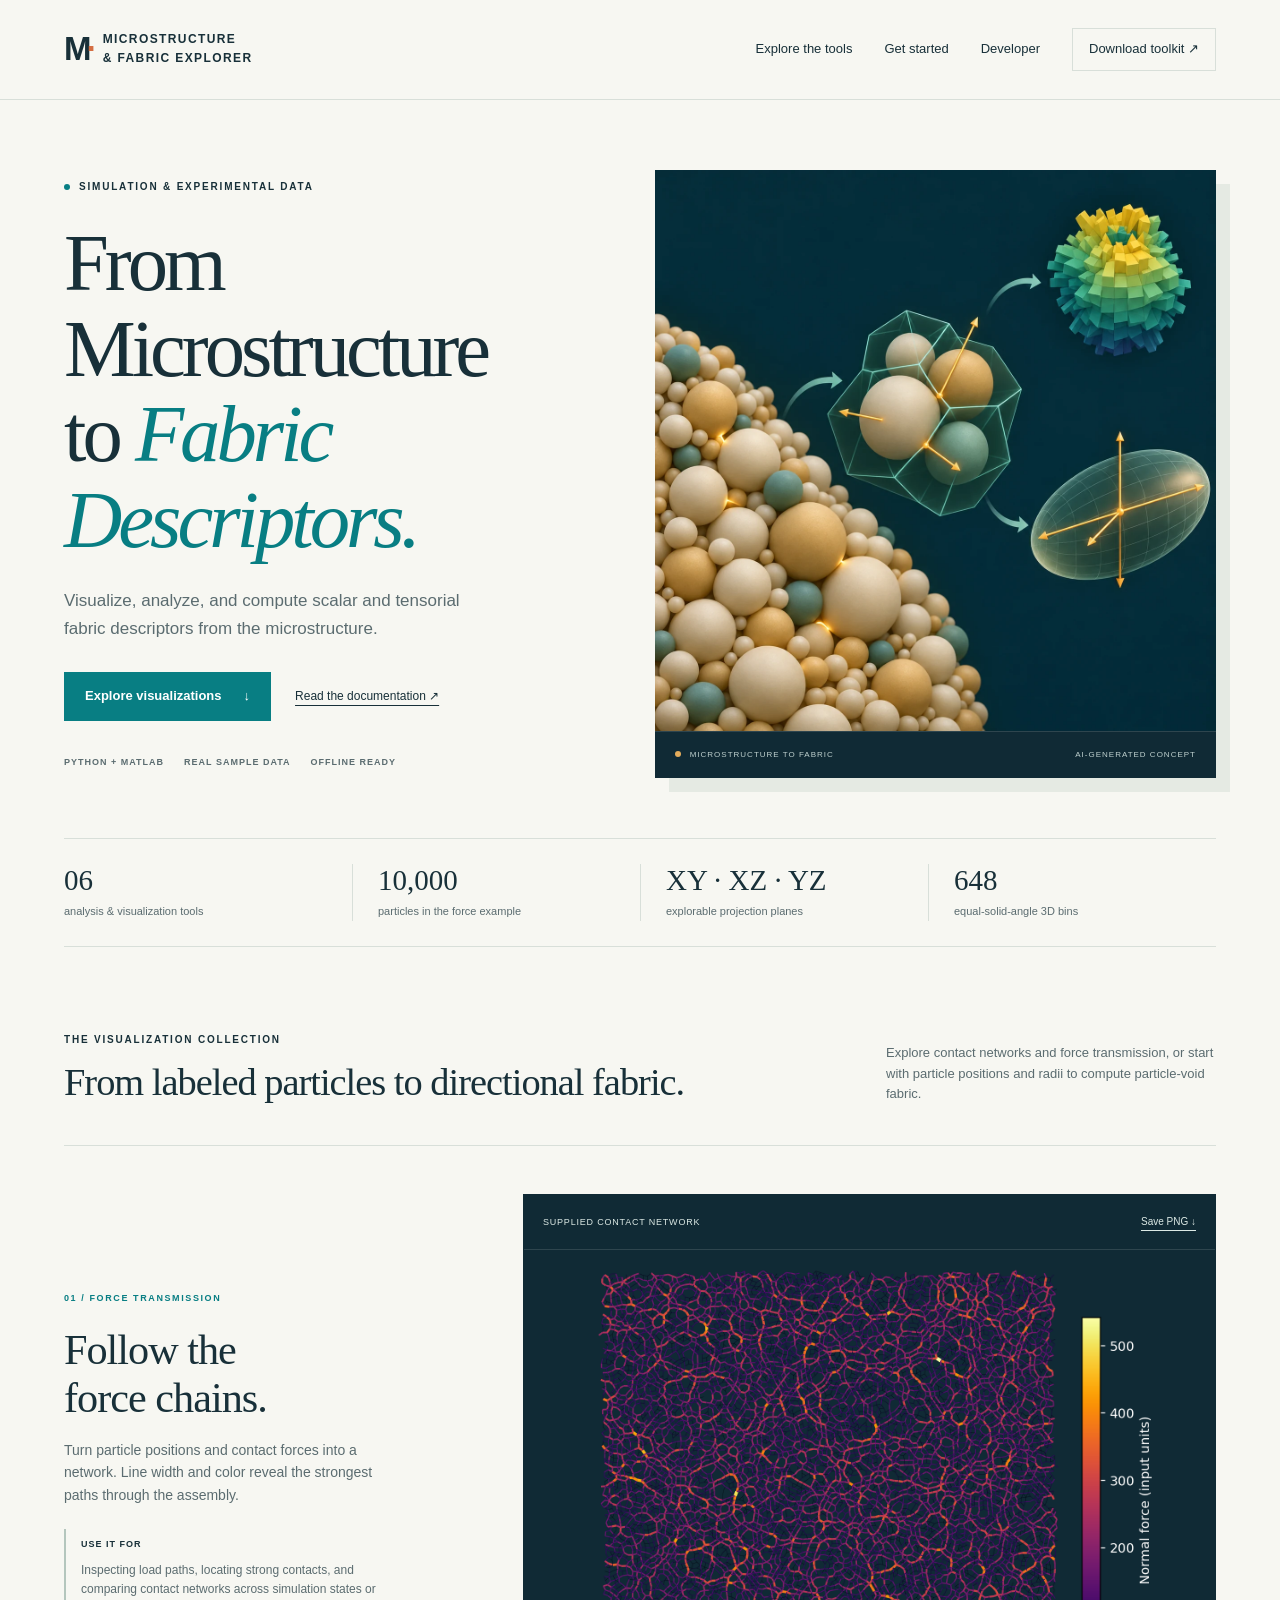
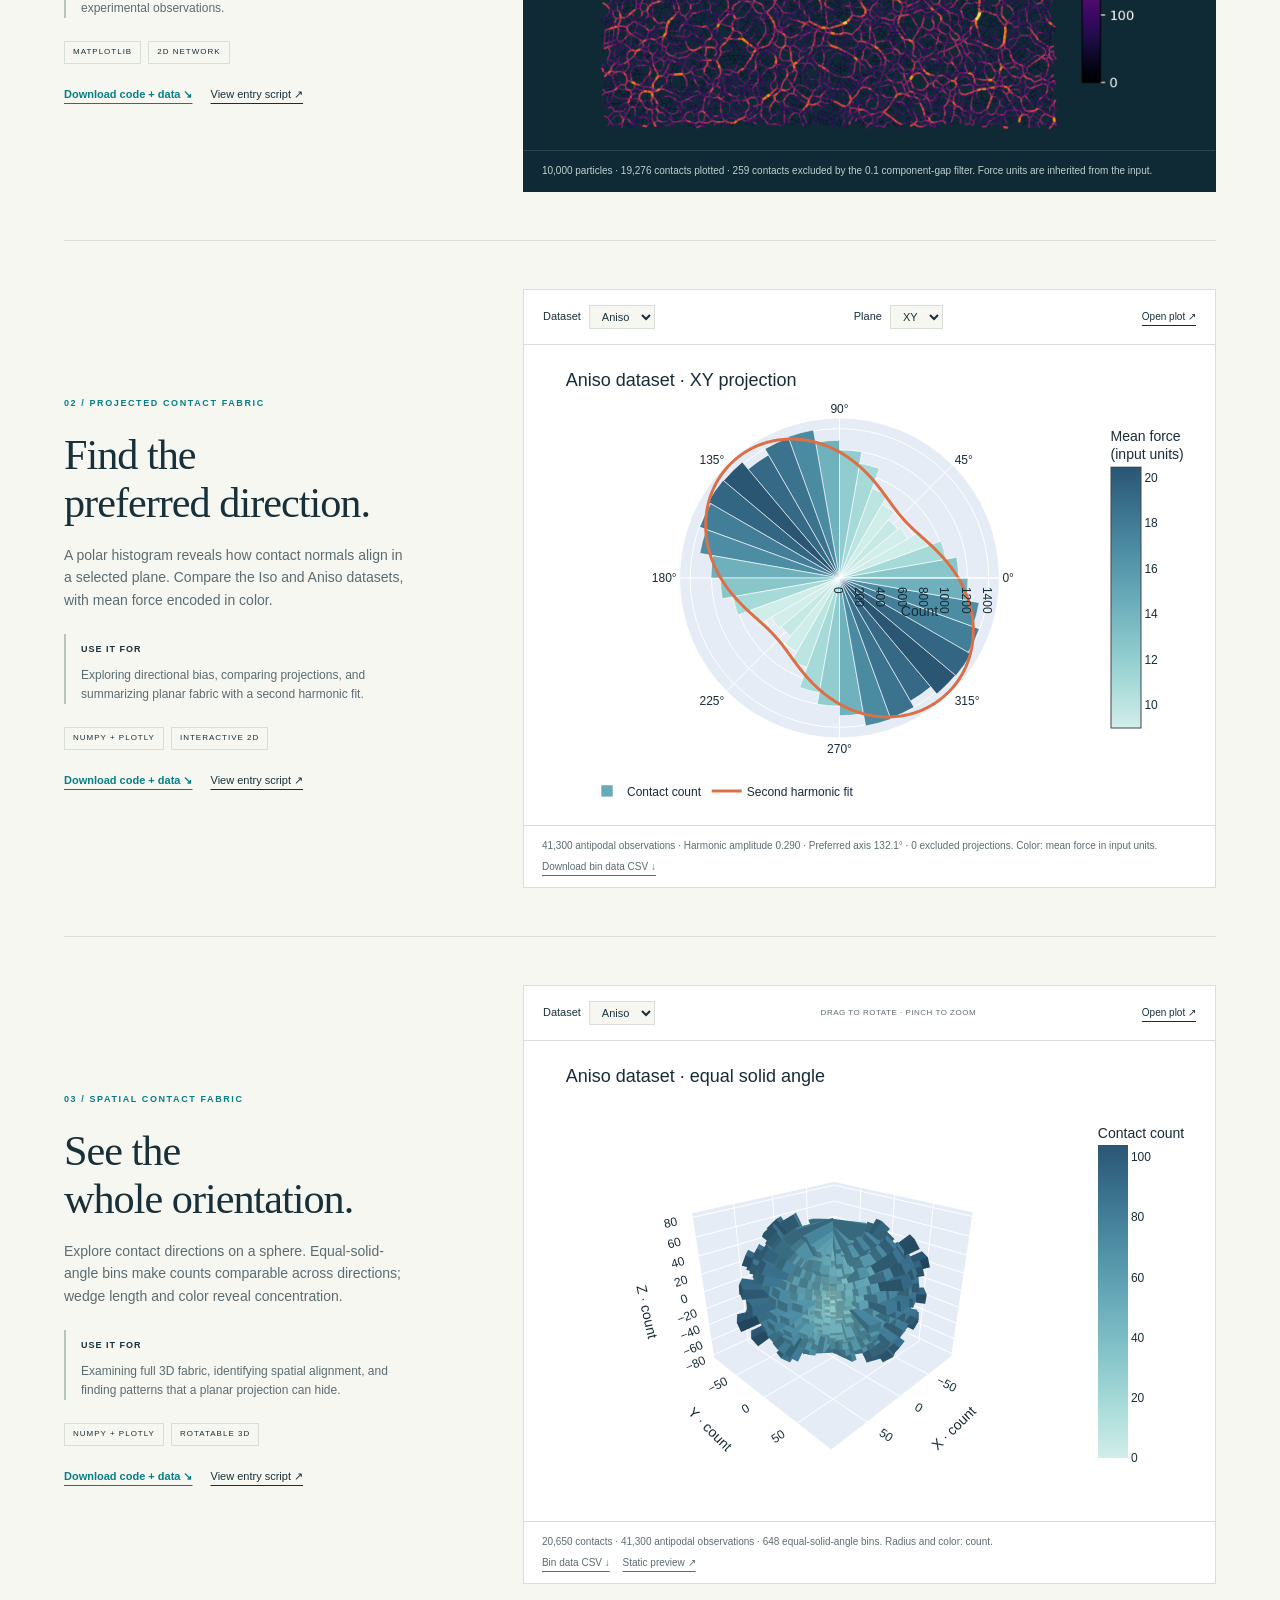
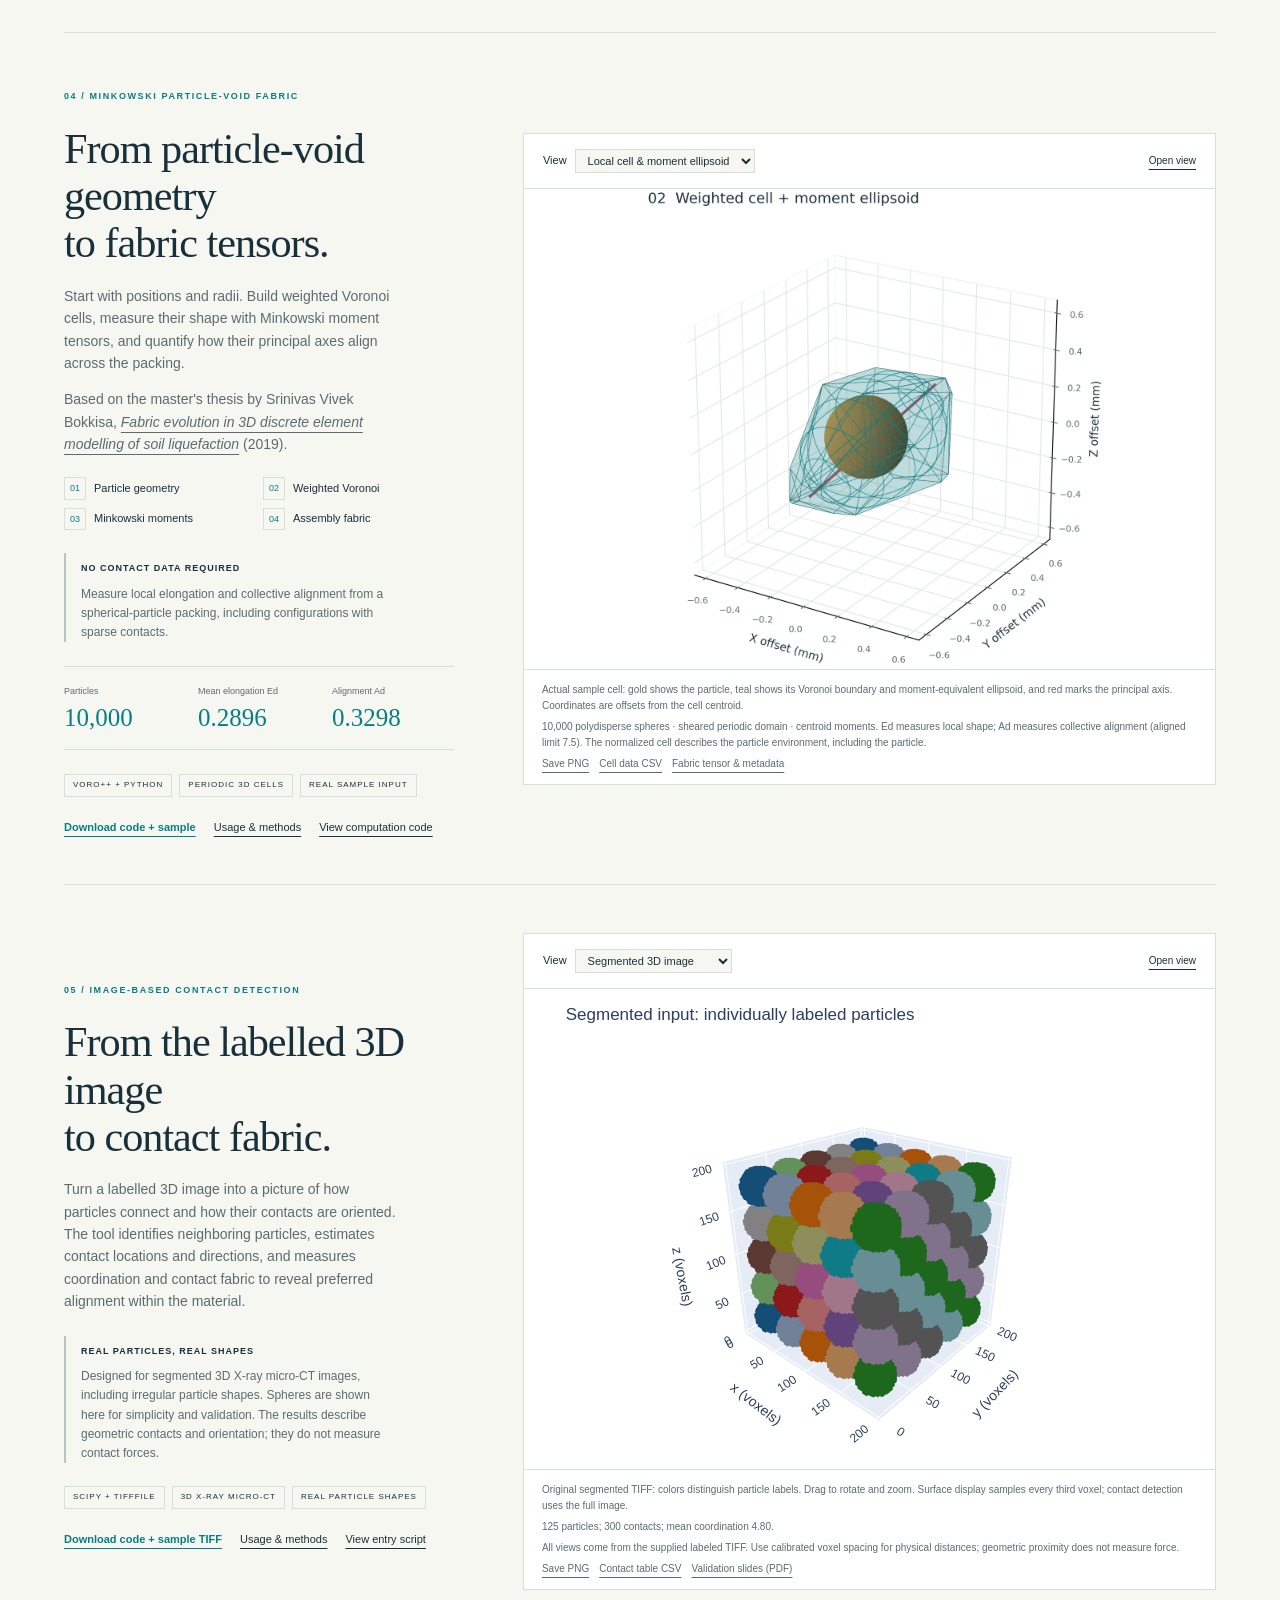
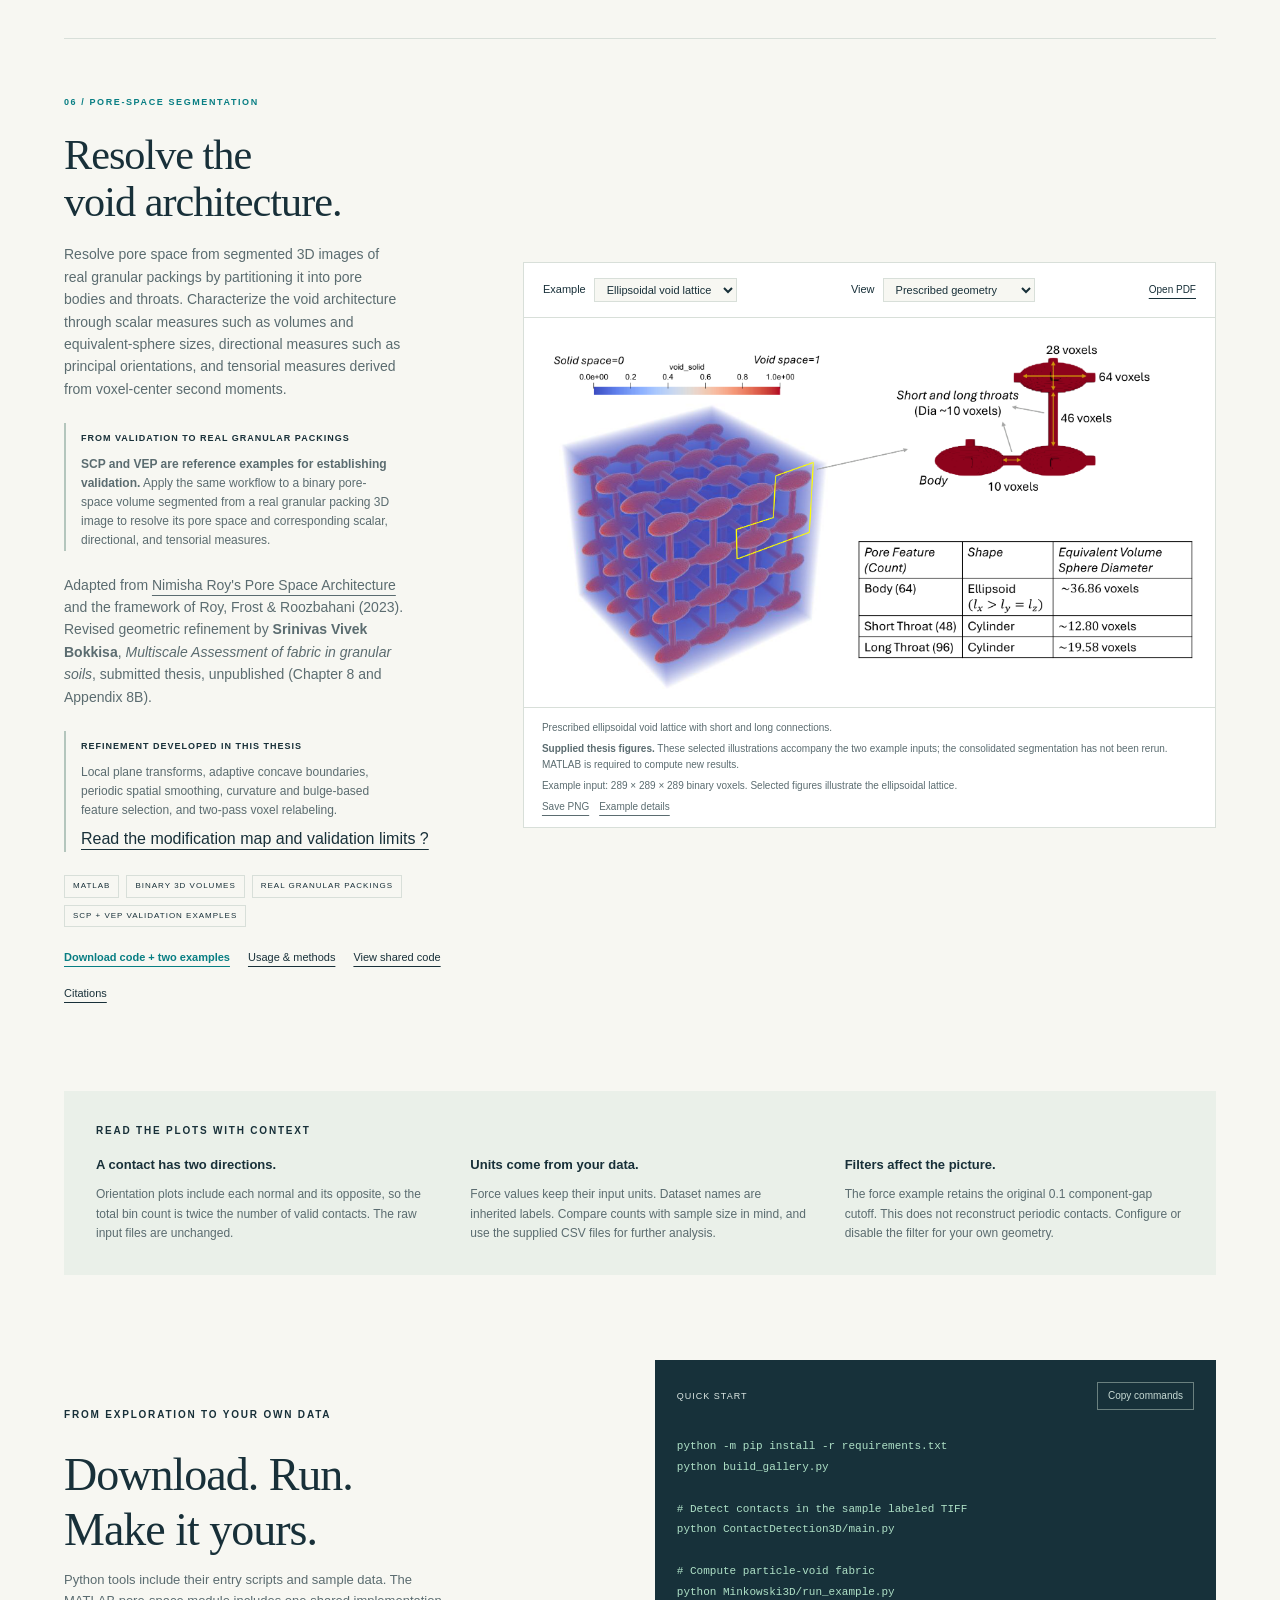
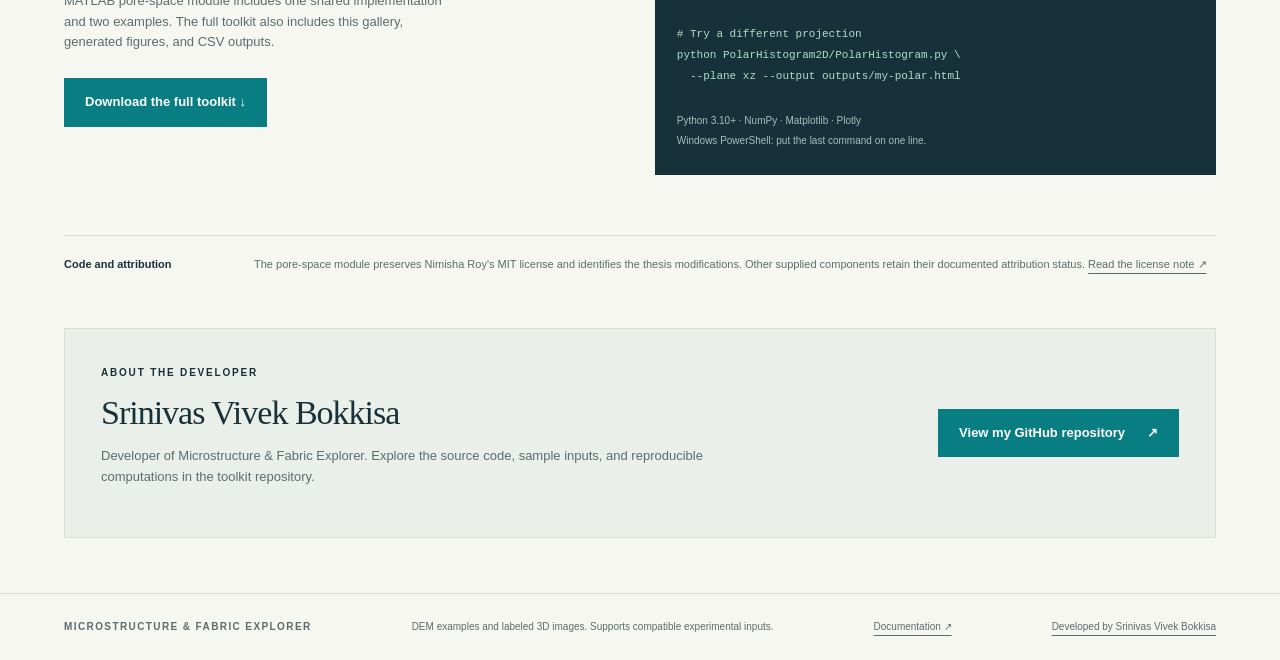
<file: index.html>
<!doctype html>
<html lang="en">
<head>
  <meta name="author" content="Srinivas Vivek Bokkisa">
  <meta charset="utf-8">
  <meta name="viewport" content="width=device-width,initial-scale=1">
  <meta name="description" content="Explore microstructure, contact networks, and directional fabric from simulation or experimental data with reproducible Python and MATLAB tools and interactive visualizations.">
  <title>Microstructure &amp; Fabric Explorer</title>
  <link rel="stylesheet" href="styles.css">
  <script src="gallery-data.js" defer></script>
  <script src="gallery.js" defer></script>
</head>
<body>
<header class="site-header"><a class="brand" href="#"><span class="brand-mark" aria-hidden="true">M<span>·</span></span> <span>MICROSTRUCTURE<br>&amp; FABRIC EXPLORER</span></a><nav aria-label="Main navigation"><a href="#explore">Explore the tools</a><a href="#workflow">Get started</a><a href="#developer">Developer</a><a class="nav-download" href="downloads/microstructure-fabric-explorer.zip" download>Download toolkit <span aria-hidden="true">↗</span></a></nav></header>
<main>
<section class="hero">
  <div class="hero-copy"><p class="eyebrow"><span class="status-dot"></span> SIMULATION &amp; EXPERIMENTAL DATA</p><h1>From Microstructure<br>to <em>Fabric Descriptors.</em></h1><p class="intro">Visualize, analyze, and compute scalar and tensorial fabric descriptors from the microstructure.</p><div class="hero-actions"><a class="button" href="#explore">Explore visualizations <span aria-hidden="true">↓</span></a><a class="text-link" href="README.md">Read the documentation ↗</a></div><div class="hero-footnote"><span>PYTHON + MATLAB</span><span>REAL SAMPLE DATA</span><span>OFFLINE READY</span></div></div>
  <figure class="hero-figure"><img src="outputs/microstructure-to-fabric.webp" width="1254" height="1254" fetchpriority="high" alt="Conceptual illustration of a dense spherical granular packing transitioning through contact normals and Voronoi cells into a 3D spherical histogram and an ellipsoidal approximation."><figcaption><span><i class="live-dot"></i> MICROSTRUCTURE TO FABRIC</span><span>AI-GENERATED CONCEPT</span></figcaption></figure>
</section>
<div class="facts" aria-label="Toolkit overview"><div><strong>06</strong><span>analysis &amp; visualization tools</span></div><div><strong>10,000</strong><span>particles in the force example</span></div><div><strong>XY · XZ · YZ</strong><span>explorable projection planes</span></div><div><strong>648</strong><span>equal-solid-angle 3D bins</span></div></div>
<section id="explore" class="explore">
  <div class="section-heading"><div><p class="eyebrow">THE VISUALIZATION COLLECTION</p><h2>From labeled particles to directional fabric.</h2></div><p>Explore contact networks and force transmission, or start with particle positions and radii to compute particle-void fabric.</p></div>
  <article class="tool force-tool" id="force">
    <div class="tool-copy"><span class="tool-number">01 / FORCE TRANSMISSION</span><h3>Follow the<br>force chains.</h3><p>Turn particle positions and contact forces into a network. Line width and color reveal the strongest paths through the assembly.</p><div class="use-case"><span>USE IT FOR</span><p>Inspecting load paths, locating strong contacts, and comparing contact networks across simulation states or experimental observations.</p></div><div class="tags"><span>MATPLOTLIB</span><span>2D NETWORK</span></div><div class="tool-links"><a href="downloads/force-chain.zip" download>Download code + data ↘</a><a href="ForceChain2D/ForceChain.py">View entry script ↗</a></div></div>
    <div class="visual-panel dark-panel"><div class="panel-toolbar"><span>SUPPLIED CONTACT NETWORK</span><a href="outputs/force-chain.png" download>Save PNG ↓</a></div><img loading="lazy" src="outputs/force-chain.png" alt="Force network with an input-unit force color scale."><div class="panel-caption" id="force-caption">Generated from the supplied particle positions and contact forces.</div></div>
  </article>
  <article class="tool" id="polar">
    <div class="tool-copy"><span class="tool-number">02 / PROJECTED CONTACT FABRIC</span><h3>Find the<br>preferred direction.</h3><p>A polar histogram reveals how contact normals align in a selected plane. Compare the Iso and Aniso datasets, with mean force encoded in color.</p><div class="use-case"><span>USE IT FOR</span><p>Exploring directional bias, comparing projections, and summarizing planar fabric with a second harmonic fit.</p></div><div class="tags"><span>NUMPY + PLOTLY</span><span>INTERACTIVE 2D</span></div><div class="tool-links"><a href="downloads/polar-histogram.zip" download>Download code + data ↘</a><a href="PolarHistogram2D/PolarHistogram.py">View entry script ↗</a></div></div>
    <div class="visual-panel"><div class="panel-toolbar controls"><label>Dataset <select id="polar-dataset"><option value="aniso">Aniso</option><option value="iso">Iso</option></select></label><label>Plane <select id="polar-plane"><option value="xy">XY</option><option value="xz">XZ</option><option value="yz">YZ</option></select></label><a id="polar-open" href="outputs/polar-aniso-xy.html" target="_blank" rel="noopener">Open plot ↗</a></div><iframe id="polar-frame" title="Interactive polar contact histogram" src="outputs/polar-aniso-xy.html" loading="lazy"></iframe><div class="panel-caption"><p id="polar-caption" aria-live="polite">Radius: antipodal contact count · Color: mean force</p><a id="polar-csv" href="outputs/polar-aniso-xy.csv" download>Download bin data CSV ↓</a></div></div>
  </article>
  <article class="tool" id="sphere">
    <div class="tool-copy"><span class="tool-number">03 / SPATIAL CONTACT FABRIC</span><h3>See the<br>whole orientation.</h3><p>Explore contact directions on a sphere. Equal-solid-angle bins make counts comparable across directions; wedge length and color reveal concentration.</p><div class="use-case"><span>USE IT FOR</span><p>Examining full 3D fabric, identifying spatial alignment, and finding patterns that a planar projection can hide.</p></div><div class="tags"><span>NUMPY + PLOTLY</span><span>ROTATABLE 3D</span></div><div class="tool-links"><a href="downloads/spherical-histogram.zip" download>Download code + data ↘</a><a href="SphericalHistogram3D/3DHistogram.py">View entry script ↗</a></div></div>
    <div class="visual-panel"><div class="panel-toolbar controls"><label>Dataset <select id="sphere-dataset"><option value="aniso">Aniso</option><option value="iso">Iso</option></select></label><span class="interaction-hint">DRAG TO ROTATE · PINCH TO ZOOM</span><a id="sphere-open" href="outputs/sphere-aniso.html" target="_blank" rel="noopener">Open plot ↗</a></div><iframe id="sphere-frame" title="Rotatable three-dimensional contact orientation histogram" src="outputs/sphere-aniso.html" loading="lazy"></iframe><div class="panel-caption"><p id="sphere-caption" aria-live="polite">36 azimuth × 18 latitude bands · Equal solid angle</p><div><a id="sphere-csv" href="outputs/sphere-aniso.csv" download>Bin data CSV ↓</a> <a id="sphere-png" href="outputs/sphere-aniso.png">Static preview ↗</a></div></div></div>
  </article>
  <article class="tool minkowski-tool" id="minkowski">
    <div class="tool-copy">
      <span class="tool-number">04 / MINKOWSKI PARTICLE-VOID FABRIC</span>
      <h3>From particle-void geometry<br> to fabric tensors.</h3>
      <p>Start with positions and radii. Build weighted Voronoi cells, measure their shape with Minkowski moment tensors, and quantify how their principal axes align across the packing.</p>
      <p>Based on the master's thesis by Srinivas Vivek Bokkisa, <a href="https://doi.org/10.14711/thesis-991012752454703412" target="_blank" rel="noopener"><cite>Fabric evolution in 3D discrete element modelling of soil liquefaction</cite></a> (2019).</p>
      <ol class="minkowski-steps" aria-label="Minkowski computation workflow"><li>Particle geometry</li><li>Weighted Voronoi</li><li>Minkowski moments</li><li>Assembly fabric</li></ol>
      <div class="use-case"><span>NO CONTACT DATA REQUIRED</span><p>Measure local elongation and collective alignment from a spherical-particle packing, including configurations with sparse contacts.</p></div>
      <dl class="minkowski-metrics"><div><dt>Particles</dt><dd id="minkowski-count">10,000</dd></div><div><dt>Mean elongation Ed</dt><dd id="minkowski-ed">0.2896</dd></div><div><dt>Alignment Ad</dt><dd id="minkowski-ad">0.3298</dd></div></dl>
      <div class="tags"><span>VORO++ + PYTHON</span><span>PERIODIC 3D CELLS</span><span>REAL SAMPLE INPUT</span></div>
      <div class="tool-links"><a href="downloads/minkowski3d.zip" download>Download code + sample</a><a href="Minkowski3D/README.md">Usage &amp; methods</a><a href="Minkowski3D/main.py">View computation code</a></div>
    </div>
    <div class="visual-panel minkowski-panel">
      <div class="panel-toolbar controls"><label>View <select id="minkowski-view"><option value="cell">Local cell &amp; moment ellipsoid</option><option value="packing">Particle packing</option><option value="fabric">Assembly statistics</option><option value="workflow">Complete workflow</option><option value="interactive">Interactive 3D explorer</option></select></label><a id="minkowski-open" href="outputs/minkowski/cell.png" target="_blank" rel="noopener">Open view</a></div>
      <img id="minkowski-image" class="minkowski-preview" src="outputs/minkowski/cell.png" alt="A computed weighted Voronoi cell enclosing its spherical particle, with a moment-equivalent ellipsoid and principal axis." loading="lazy">
      <iframe id="minkowski-frame" title="Interactive Minkowski packing, local cell, principal axes, and elongation statistics" src="outputs/minkowski/preview.html" loading="lazy" hidden></iframe>
      <div class="panel-caption"><p id="minkowski-caption" aria-live="polite">Actual sample cell: gold shows the particle, teal shows its Voronoi boundary and moment-equivalent ellipsoid, and red marks the principal axis. Coordinates are offsets from the cell centroid.</p><p>10,000 polydisperse spheres &middot; sheared periodic domain &middot; centroid moments. Ed measures local shape; Ad measures collective alignment (aligned limit 7.5). The normalized cell describes the particle environment, including the particle.</p><a id="minkowski-save" href="outputs/minkowski/cell.png" download>Save PNG</a><a href="outputs/minkowski/cells.csv" download>Cell data CSV</a><a href="outputs/minkowski/fabric.json">Fabric tensor &amp; metadata</a></div>
    </div>
  </article>
  <article class="tool contact-tool" id="contacts">
    <div class="tool-copy">
      <span class="tool-number">05 / IMAGE-BASED CONTACT DETECTION</span>
      <h3>From the labelled 3D image<br>to contact fabric.</h3>
      <p>Turn a labelled 3D image into a picture of how particles connect and how their contacts are oriented. The tool identifies neighboring particles, estimates contact locations and directions, and measures coordination and contact fabric to reveal preferred alignment within the material.</p>
      <div class="use-case"><span>REAL PARTICLES, REAL SHAPES</span><p>Designed for segmented 3D X-ray micro-CT images, including irregular particle shapes. Spheres are shown here for simplicity and validation. The results describe geometric contacts and orientation; they do not measure contact forces.</p></div>
      <div class="tags"><span>SCIPY + TIFFFILE</span><span>3D X-RAY MICRO-CT</span><span>REAL PARTICLE SHAPES</span></div>
      <div class="tool-links"><a href="downloads/contact-detection.zip" download>Download code + sample TIFF</a><a href="ContactDetection3D/README.md">Usage &amp; methods</a><a href="ContactDetection3D/main.py">View entry script</a></div>
    </div>
    <div class="visual-panel contact-panel">
      <div class="panel-toolbar controls"><label>View <select id="contact-view"><option value="volume">Segmented 3D image</option><option value="patch">Contact voxel patch</option><option value="normals">Centroids &amp; normals</option><option value="coordination">Coordination distribution</option></select></label><a id="contact-open" href="outputs/contact-detection/segmented-volume.html" target="_blank" rel="noopener">Open view</a></div>
      <iframe id="contact-frame" title="Rotatable 3D view of the original segmented TIFF showing individually colored spherical particles" src="outputs/contact-detection/segmented-volume.html" loading="lazy"></iframe>
      <img id="contact-image" class="contact-preview" src="outputs/contact-detection/contact-voxels.png" alt="Contact voxel patch highlighted in red between two particle surfaces." hidden>
      <div class="panel-caption"><p id="contact-caption" aria-live="polite">Original segmented TIFF: colors distinguish particle labels. Drag to rotate and zoom. Surface display samples every third voxel; contact detection uses the full image.</p><p id="contact-summary">125 particles; 300 contacts; mean coordination 4.80.</p><p>All views come from the supplied labeled TIFF. Use calibrated voxel spacing for physical distances; geometric proximity does not measure force.</p><a id="contact-save" href="outputs/contact-detection/segmented-volume.png" download>Save PNG</a><a href="outputs/contact-detection/contacts_summary.csv" download>Contact table CSV</a><a href="ContactDetection3D/out/Validation_contact_algorithm.pdf">Validation slides (PDF)</a></div>
    </div>
  </article>
  <article class="tool pore-tool" id="pore-space">
    <div class="tool-copy">
      <span class="tool-number">06 / PORE-SPACE SEGMENTATION</span>
      <h3>Resolve the<br>void architecture.</h3>
      <p>Resolve pore space from segmented 3D images of real granular packings by partitioning it into pore bodies and throats. Characterize the void architecture through scalar measures such as volumes and equivalent-sphere sizes, directional measures such as principal orientations, and tensorial measures derived from voxel-center second moments.</p>
      <div class="use-case"><span>FROM VALIDATION TO REAL GRANULAR PACKINGS</span><p><strong>SCP and VEP are reference examples for establishing validation.</strong> Apply the same workflow to a binary pore-space volume segmented from a real granular packing 3D image to resolve its pore space and corresponding scalar, directional, and tensorial measures.</p></div>
      <p>Adapted from <a href="https://github.com/Nimisha-Roy/Pore_Space_Architecture" target="_blank" rel="noopener">Nimisha Roy's Pore Space Architecture</a> and the framework of Roy, Frost &amp; Roozbahani (2023). Revised geometric refinement by <strong>Srinivas Vivek Bokkisa</strong>, <cite>Multiscale Assessment of fabric in granular soils</cite>, submitted thesis, unpublished (Chapter 8 and Appendix 8B).</p>
      <div class="use-case"><span>REFINEMENT DEVELOPED IN THIS THESIS</span><p>Local plane transforms, adaptive concave boundaries, periodic spatial smoothing, curvature and bulge-based feature selection, and two-pass voxel relabeling.</p><a href="PoreSpaceSegmentation3D/docs/MODIFICATIONS.md">Read the modification map and validation limits ?</a></div>
      <div class="tags"><span>MATLAB</span><span>BINARY 3D VOLUMES</span><span>REAL GRANULAR PACKINGS</span><span>SCP + VEP VALIDATION EXAMPLES</span></div>
      <div class="tool-links"><a href="downloads/pore-space-segmentation3d.zip" download>Download code + two examples</a><a href="PoreSpaceSegmentation3D/README.md">Usage &amp; methods</a><a href="PoreSpaceSegmentation3D/poreSpaceSegmentation3D.m">View shared code</a><a href="PoreSpaceSegmentation3D/REFERENCES.bib" download>Citations</a></div>
    </div>
    <div class="visual-panel pore-panel">
      <div class="panel-toolbar controls">
        <label>Example <select id="pore-example"><option value="VEP">Ellipsoidal void lattice</option><option value="SCP">Simple cubic packing</option></select></label>
        <label>View <select id="pore-view"><option value="geometry">Prescribed geometry</option><option value="workflow">Five-stage workflow</option><option value="refinement-short">Short-throat refinement</option><option value="refinement-long">Long-throat refinement</option><option value="sizes">Size distributions</option><option value="orientations">Principal orientations</option></select></label>
        <a id="pore-open" href="PoreSpaceSegmentation3D/examples/VEP/figures/geometry.pdf" target="_blank" rel="noopener">Open PDF</a>
      </div>
      <img id="pore-image" class="pore-preview" src="outputs/pore-space/vep/geometry.png" alt="Prescribed ellipsoidal void lattice used to examine pore-body and throat segmentation." loading="lazy">
      <div class="panel-caption"><p id="pore-caption" aria-live="polite">Prescribed ellipsoidal void lattice with short and long connections.</p><p><strong>Supplied thesis figures.</strong> These selected illustrations accompany the two example inputs; the consolidated segmentation has not been rerun. MATLAB is required to compute new results.</p><p id="pore-reference">Example input: 289 &times; 289 &times; 289 binary voxels.</p><a id="pore-save" href="outputs/pore-space/vep/geometry.png" download>Save PNG</a><a id="pore-example-doc" href="PoreSpaceSegmentation3D/examples/VEP/README.md">Example details</a></div>
    </div>
  </article>
</section>
<section class="reading"><p class="eyebrow">READ THE PLOTS WITH CONTEXT</p><div class="reading-grid"><div><h4>A contact has two directions.</h4><p>Orientation plots include each normal and its opposite, so the total bin count is twice the number of valid contacts. The raw input files are unchanged.</p></div><div><h4>Units come from your data.</h4><p>Force values keep their input units. Dataset names are inherited labels. Compare counts with sample size in mind, and use the supplied CSV files for further analysis.</p></div><div><h4>Filters affect the picture.</h4><p>The force example retains the original 0.1 component-gap cutoff. This does not reconstruct periodic contacts. Configure or disable the filter for your own geometry.</p></div></div></section>
<section id="workflow" class="workflow"><div><p class="eyebrow">FROM EXPLORATION TO YOUR OWN DATA</p><h2>Download. Run.<br>Make it yours.</h2><p>Python tools include their entry scripts and sample data. The MATLAB pore-space module includes one shared implementation and two examples. The full toolkit also includes this gallery, generated figures, and CSV outputs.</p><a class="button" href="downloads/microstructure-fabric-explorer.zip" download>Download the full toolkit ↓</a></div><div class="terminal"><div class="terminal-top"><span>QUICK START</span><button id="copy-command" type="button">Copy commands</button></div><pre><code id="quickstart">python -m pip install -r requirements.txt
python build_gallery.py

# Detect contacts in the sample labeled TIFF
python ContactDetection3D/main.py

# Compute particle-void fabric
python Minkowski3D/run_example.py

# Try a different projection
python PolarHistogram2D/PolarHistogram.py \
  --plane xz --output outputs/my-polar.html</code></pre><p>Python 3.10+ · NumPy · Matplotlib · Plotly</p><p>Windows PowerShell: put the last command on one line.</p><span id="copy-status" role="status"></span></div></section>
<aside class="license-note"><strong>Code and attribution</strong><p>The pore-space module preserves Nimisha Roy's MIT license and identifies the thesis modifications. Other supplied components retain their documented attribution status. <a href="LICENSE-NOTE.md">Read the license note ↗</a></p></aside>
<section id="developer" class="developer">
  <div><p class="eyebrow">ABOUT THE DEVELOPER</p><h2>Srinivas Vivek Bokkisa</h2><p>Developer of Microstructure &amp; Fabric Explorer. Explore the source code, sample inputs, and reproducible computations in the toolkit repository.</p></div>
  <a class="button" href="https://github.com/srinivas12viv/microstructure-fabric-explorer" target="_blank" rel="noopener">View my GitHub repository <span aria-hidden="true">&#8599;</span></a>
</section>
</main>
<footer><a class="brand" href="#">MICROSTRUCTURE &amp; FABRIC EXPLORER</a><span>DEM examples and labeled 3D images. Supports compatible experimental inputs.</span><a href="README.md">Documentation ↗</a><a href="#developer">Developed by Srinivas Vivek Bokkisa</a></footer>
<noscript><p class="noscript">JavaScript is required for plot controls. <a href="outputs/polar-aniso-xy.html">Open the polar plot</a> or <a href="outputs/sphere-aniso.html">open the 3D plot</a> directly.</p></noscript>
</body>
</html>
</file>
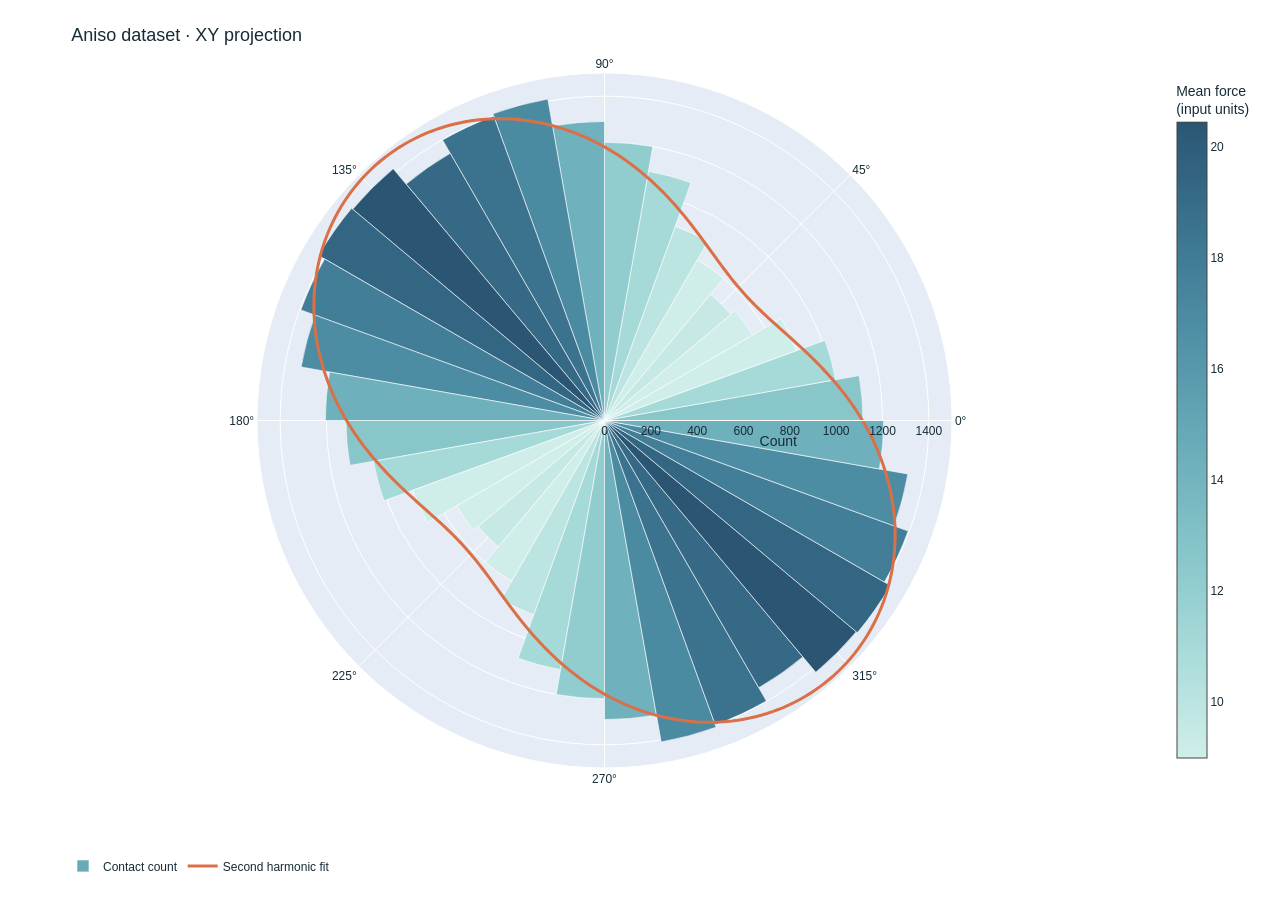
<file: outputs/polar-aniso-xy.html>
<html>
<head><meta charset="utf-8" /></head>
<body>
    <div>                        <script type="text/javascript">window.PlotlyConfig = {MathJaxConfig: 'local'};</script>
        <script charset="utf-8" src="plotly.min.js"></script>                <div id="addce9e9-3f94-4845-a66c-5fcf8419b1fb" class="plotly-graph-div" style="height:100%; width:100%;"></div>            <script type="text/javascript">                window.PLOTLYENV=window.PLOTLYENV || {};                                if (document.getElementById("addce9e9-3f94-4845-a66c-5fcf8419b1fb")) {                    Plotly.newPlot(                        "addce9e9-3f94-4845-a66c-5fcf8419b1fb",                        [{"customdata":{"dtype":"f8","bdata":"bLpgiZlWKUDHaYBD0fklQC3EtNG8MyJAVUYBMPr8IUB5IoGkzewiQCo9r9yULCJARwofMIfmI0A87Ol\u002f6AomQM54zvSeTShAJISPIuGBLEDp35f6L\u002fkwQLQ\u002fdL4tljJAyOxSXUQyM0AONri5A3I0QD7ovMUoZTNAz+2Gv9fIMUDCf+GTCNIwQDfGj24iryxAWblgiZlWKUBlaoBD0fklQOLFtNG8MyJAEkYBMPr8IUCkH4GkzewiQBRAr9yULCJAVQofMIfmI0Cb6+l\u002f6AomQEN3zvSeTShAWIaPIuGBLEAG35f6L\u002fkwQC0\u002fdL4tljJAQ+1SXUQyM0BZNri5A3I0QPnnvMUoZTNAke6Gv9fIMUAxgOGTCNIwQNHCj24iryxA"},"hovertemplate":"%{theta:.0f}\u00b0\u003cbr\u003eCount: %{r}\u003cbr\u003eMean force: %{customdata:.3g}\u003cextra\u003e\u003c\u002fextra\u003e","marker":{"color":{"dtype":"f8","bdata":"bLpgiZlWKUDHaYBD0fklQC3EtNG8MyJAVUYBMPr8IUB5IoGkzewiQCo9r9yULCJARwofMIfmI0A87Ol\u002f6AomQM54zvSeTShAJISPIuGBLEDp35f6L\u002fkwQLQ\u002fdL4tljJAyOxSXUQyM0AONri5A3I0QD7ovMUoZTNAz+2Gv9fIMUDCf+GTCNIwQDfGj24iryxAWblgiZlWKUBlaoBD0fklQOLFtNG8MyJAEkYBMPr8IUCkH4GkzewiQBRAr9yULCJAVQofMIfmI0Cb6+l\u002f6AomQEN3zvSeTShAWIaPIuGBLEAG35f6L\u002fkwQC0\u002fdL4tljJAQ+1SXUQyM0BZNri5A3I0QPnnvMUoZTNAke6Gv9fIMUAxgOGTCNIwQNHCj24iryxA"},"colorbar":{"title":{"text":"Mean force\u003cbr\u003e(input units)"}},"colorscale":[[0.0,"rgb(209, 238, 234)"],[0.16666666666666666,"rgb(168, 219, 217)"],[0.3333333333333333,"rgb(133, 196, 201)"],[0.5,"rgb(104, 171, 184)"],[0.6666666666666666,"rgb(79, 144, 166)"],[0.8333333333333334,"rgb(59, 115, 143)"],[1.0,"rgb(42, 86, 116)"]],"line":{"color":"white","width":0.6}},"name":"Contact count","r":{"dtype":"i2","bdata":"XAT1A3ED4gLIAiEDfANEBLEECwWBBXYFNAWLBZEFcwUyBbUEXAT1A3ED4gLIAiEDfANEBLEECwWBBXYFNAWLBZEFcwUyBbUE"},"theta":{"dtype":"f8","bdata":"AAAAAAAAFED\u002f\u002f\u002f\u002f\u002f\u002f\u002f8tQP\u002f\u002f\u002f\u002f\u002f\u002f\u002fzhAAAAAAACAQUAAAAAAAIBGQAAAAAAAgEtAAAAAAABAUED\u002f\u002f\u002f\u002f\u002f\u002f79SQAAAAAAAQFVAAAAAAADAV0ABAAAAAEBaQAAAAAAAwFxAAQAAAABAX0AAAAAAAOBgQAAAAAAAIGJAAAAAAABgY0AAAAAAAKBkQAAAAAAA4GVAAAAAAAAgZ0D\u002f\u002f\u002f\u002f\u002f\u002f19oQAAAAAAAoGlAAAAAAADgakAAAAAAACBsQAAAAAAAYG1A\u002f\u002f\u002f\u002f\u002f\u002f+fbkABAAAAAOBvQAAAAAAAkHBAAAAAAAAwcUAAAAAAANBxQP\u002f\u002f\u002f\u002f\u002f\u002fb3JAAAAAAAAQc0AAAAAAALBzQAAAAAAAUHRAAAAAAADwdEAAAAAAAJB1QAAAAAAAMHZA"},"width":10.0,"type":"barpolar"},{"line":{"color":"#db7047","width":3},"mode":"lines","name":"Second harmonic fit","r":{"dtype":"f8","bdata":"j9WjO8plkUDP0aVoojeRQMKKAx6zCZFAscJrrwrckEDganNat66QQC2YJELHgZBA+L6VakhVkEBqloq0SCmQQDkAQLKr+49AlJsIy\u002fqlj0B7dXptmVGPQALV+eqh\u002fo5AM3MOJC6tjkD6T1GAV12OQP8+gOY2D45AIqW5tOTCjUCO0uK4eHiNQI5YOykKMI1AiKsfna\u002fpjECWU\u002f0Ff6WMQAXeeqiNY4xAZ7LVFfAjjEC33HcluuaLQOzMx+7+q4tA7fkzw9Bzi0B1Q3woQT6LQBzbOtNgC4tAwWiuoT\[base64]\[base64]\u002f8o9VIupFAKIcIaMLokUAusiVEPReSQGLUxOqqRZJAjfHN4PxzkkBN9cuzJKKSQFs8bv4T0JJAbAQGbbz9kkA8XP7BDyuTQPAuTdr\u002fV5NAJQjcsX6Ek0CyMOdnfrCTQP\u002fGUUPx25NAUnnttskGlEBfjLRl+jCUQJzc9CZ2WpRAg41qCjCDlEAgH0lcG6uUQJynMakr0pRAjPQUwlT4lEDVXQDAih2VQNYa1AfCQZVAWfHhTe9klUBSHXOZB4eVQBpYNEgAqJVA6u2GEc\[base64]\u002f491VGx2XQGdT2vuuH5dAI\u002fTYj6Mgl0CiTpHF+B+XQBc3SNKuHZdA+y+\u002fbMYZl0DTafvMQBSXQLZx5KsfDZdAGa26QmUEl0CbzWVKFPqWQEh0m\u002fov7pZAEUjeCLzglkCtz1WnvNGWQCNrf4M2wZZAqdW4xC6vlkAYpKQKq5uWQJFAaWuxhpZAIu\u002fKcUhwlkA5cyEbd1iWQJD4KdVEP5ZA4u21e7kklkA7ijdW3QiWQLPALBW565VAunBpz1XNlUBFq0H\u002fvK2VQGvvlH\u002f4jJVAP0q7iBJrlUB3T1WtFUiVQGTp\u002f9YMJJVAawftQgP\u002flEDuOmJ+BNmUQFpaHmMcspRAL0qnE1eKlEAPE4H3wGGUQAhzT7dmOJRA\u002fh7jOFUOlECM7zObmeOTQG46STJBuJNATp8Rg1mMk0DZkys\u002f8F+TQLz\[base64]\u002fqlj0B5dXptmVGPQALV+eqh\u002fo5AMHMOJC6tjkD6T1GAV12OQAI\u002fgOY2D45AIKW5tOTCjUCP0uK4eHiNQI5YOykKMI1Aiasfna\u002fpjECWU\u002f0Ff6WMQAXeeqiNY4xAZbLVFfAjjEC33HcluuaLQO7Mx+7+q4tA7fkzw9Bzi0B2Q3woQT6LQBzbOtNgC4tAwWiuoT\[base64]\u002fV5NAIgjcsX6Ek0CzMOdnfrCTQADHUUPx25NAUnnttskGlEBejLRl+jCUQJzc9CZ2WpRAg41qCjCDlEAgH0lcG6uUQJynMakr0pRAi\u002fQUwlT4lEDWXQDAih2VQNYa1AfCQZVAWPHhTe9klUBSHXOZB4eVQBtYNEgAqJVA6u2GEc\[base64]\u002f491VGx2XQGdT2vuuH5dAI\u002fTYj6Mgl0ChTpHF+B+XQBc3SNKuHZdA+y+\u002fbMYZl0DTafvMQBSXQLZx5KsfDZdAGa26QmUEl0CbzWVKFPqWQEh0m\u002fov7pZAEkjeCLzglkCrz1WnvNGWQCNrf4M2wZZAqdW4xC6vlkAYpKQKq5uWQI9AaWuxhpZAIu\u002fKcUhwlkA5cyEbd1iWQJD4KdVEP5ZA4+21e7kklkA7ijdW3QiWQLPALBW565VAu3Bpz1XNlUBGq0H\u002fvK2VQGrvlH\u002f4jJVAP0q7iBJrlUB3T1WtFUiVQGTp\u002f9YMJJVAbQftQgP\u002flEDtOmJ+BNmUQFpaHmMcspRAL0qnE1eKlEARE4H3wGGUQAdzT7dmOJRA\u002fh7jOFUOlECM7zObmeOTQG46STJBuJNAUJ8Rg1mMk0DXkys\u002f8F+TQL3\u002fn0ATM5NAtz2QhdAFk0B72tgrNtiSQApuqmxSqpJAEO8ZmDN8kkBE4qkQ6E2SQI7KzUZ+H5JA9T9ptATxkUDuFEzYicKRQLryrDEclJFAkNWjO8plkUA="},"theta":{"dtype":"f8","bdata":"AAAAAAAAAAAAAAAAAADwPwAAAAAAAABAAQAAAAAACEAAAAAAAAAQQAAAAAAAABRAAQAAAAAAGEAAAAAAAAAcQAAAAAAAACBAAAAAAAAAIkAAAAAAAAAkQAAAAAAAACZAAQAAAAAAKEAAAAAAAAAqQAAAAAAAACxA\u002f\u002f\u002f\u002f\u002f\u002f\u002f\u002fLUAAAAAAAAAwQAAAAAAAADFAAAAAAAAAMkAAAAAAAAAzQAAAAAAAADRAAAAAAAAANUAAAAAAAAA2QAAAAAAAADdAAQAAAAAAOEAAAAAAAAA5QAAAAAAAADpAAAAAAAAAO0AAAAAAAAA8QAEAAAAAAD1A\u002f\u002f\u002f\u002f\u002f\u002f\u002f\u002fPUAAAAAAAAA\[base64]\u002f\u002f\u002f\u002f\u002f\u002f\u002f\[base64]\u002f\u002f\u002f\u002f\u002f\u002f\u002f\[base64]\u002f\u002f\u002f\u002f\u002f\u002f\u002ffbEABAAAAAABtQAAAAAAAIG1AAAAAAABAbUAAAAAAAGBtQAEAAAAAgG1AAQAAAACgbUAAAAAAAMBtQAAAAAAA4G1A\u002f\u002f\u002f\u002f\u002f\u002f\u002f\u002fbUABAAAAACBuQAAAAAAAQG5AAAAAAABgbkAAAAAAAIBuQAEAAAAAoG5AAQAAAADAbkAAAAAAAOBuQAAAAAAAAG9A\u002f\u002f\u002f\u002f\u002f\[base64]"},"type":"scatterpolar"}],                        {"template":{"data":{"histogram2dcontour":[{"type":"histogram2dcontour","colorbar":{"outlinewidth":0,"ticks":""},"colorscale":[[0.0,"#0d0887"],[0.1111111111111111,"#46039f"],[0.2222222222222222,"#7201a8"],[0.3333333333333333,"#9c179e"],[0.4444444444444444,"#bd3786"],[0.5555555555555556,"#d8576b"],[0.6666666666666666,"#ed7953"],[0.7777777777777778,"#fb9f3a"],[0.8888888888888888,"#fdca26"],[1.0,"#f0f921"]]}],"choropleth":[{"type":"choropleth","colorbar":{"outlinewidth":0,"ticks":""}}],"histogram2d":[{"type":"histogram2d","colorbar":{"outlinewidth":0,"ticks":""},"colorscale":[[0.0,"#0d0887"],[0.1111111111111111,"#46039f"],[0.2222222222222222,"#7201a8"],[0.3333333333333333,"#9c179e"],[0.4444444444444444,"#bd3786"],[0.5555555555555556,"#d8576b"],[0.6666666666666666,"#ed7953"],[0.7777777777777778,"#fb9f3a"],[0.8888888888888888,"#fdca26"],[1.0,"#f0f921"]]}],"heatmap":[{"type":"heatmap","colorbar":{"outlinewidth":0,"ticks":""},"colorscale":[[0.0,"#0d0887"],[0.1111111111111111,"#46039f"],[0.2222222222222222,"#7201a8"],[0.3333333333333333,"#9c179e"],[0.4444444444444444,"#bd3786"],[0.5555555555555556,"#d8576b"],[0.6666666666666666,"#ed7953"],[0.7777777777777778,"#fb9f3a"],[0.8888888888888888,"#fdca26"],[1.0,"#f0f921"]]}],"contourcarpet":[{"type":"contourcarpet","colorbar":{"outlinewidth":0,"ticks":""}}],"contour":[{"type":"contour","colorbar":{"outlinewidth":0,"ticks":""},"colorscale":[[0.0,"#0d0887"],[0.1111111111111111,"#46039f"],[0.2222222222222222,"#7201a8"],[0.3333333333333333,"#9c179e"],[0.4444444444444444,"#bd3786"],[0.5555555555555556,"#d8576b"],[0.6666666666666666,"#ed7953"],[0.7777777777777778,"#fb9f3a"],[0.8888888888888888,"#fdca26"],[1.0,"#f0f921"]]}],"surface":[{"type":"surface","colorbar":{"outlinewidth":0,"ticks":""},"colorscale":[[0.0,"#0d0887"],[0.1111111111111111,"#46039f"],[0.2222222222222222,"#7201a8"],[0.3333333333333333,"#9c179e"],[0.4444444444444444,"#bd3786"],[0.5555555555555556,"#d8576b"],[0.6666666666666666,"#ed7953"],[0.7777777777777778,"#fb9f3a"],[0.8888888888888888,"#fdca26"],[1.0,"#f0f921"]]}],"mesh3d":[{"type":"mesh3d","colorbar":{"outlinewidth":0,"ticks":""}}],"scatter":[{"fillpattern":{"fillmode":"overlay","size":10,"solidity":0.2},"type":"scatter"}],"parcoords":[{"type":"parcoords","line":{"colorbar":{"outlinewidth":0,"ticks":""}}}],"scatterpolargl":[{"type":"scatterpolargl","marker":{"colorbar":{"outlinewidth":0,"ticks":""}}}],"bar":[{"error_x":{"color":"#2a3f5f"},"error_y":{"color":"#2a3f5f"},"marker":{"line":{"color":"#E5ECF6","width":0.5},"pattern":{"fillmode":"overlay","size":10,"solidity":0.2}},"type":"bar"}],"scattergeo":[{"type":"scattergeo","marker":{"colorbar":{"outlinewidth":0,"ticks":""}}}],"scatterpolar":[{"type":"scatterpolar","marker":{"colorbar":{"outlinewidth":0,"ticks":""}}}],"histogram":[{"marker":{"pattern":{"fillmode":"overlay","size":10,"solidity":0.2}},"type":"histogram"}],"scattergl":[{"type":"scattergl","marker":{"colorbar":{"outlinewidth":0,"ticks":""}}}],"scatter3d":[{"type":"scatter3d","line":{"colorbar":{"outlinewidth":0,"ticks":""}},"marker":{"colorbar":{"outlinewidth":0,"ticks":""}}}],"scattermap":[{"type":"scattermap","marker":{"colorbar":{"outlinewidth":0,"ticks":""}}}],"scattermapbox":[{"type":"scattermapbox","marker":{"colorbar":{"outlinewidth":0,"ticks":""}}}],"scatterternary":[{"type":"scatterternary","marker":{"colorbar":{"outlinewidth":0,"ticks":""}}}],"scattercarpet":[{"type":"scattercarpet","marker":{"colorbar":{"outlinewidth":0,"ticks":""}}}],"carpet":[{"aaxis":{"endlinecolor":"#2a3f5f","gridcolor":"white","linecolor":"white","minorgridcolor":"white","startlinecolor":"#2a3f5f"},"baxis":{"endlinecolor":"#2a3f5f","gridcolor":"white","linecolor":"white","minorgridcolor":"white","startlinecolor":"#2a3f5f"},"type":"carpet"}],"table":[{"cells":{"fill":{"color":"#EBF0F8"},"line":{"color":"white"}},"header":{"fill":{"color":"#C8D4E3"},"line":{"color":"white"}},"type":"table"}],"barpolar":[{"marker":{"line":{"color":"#E5ECF6","width":0.5},"pattern":{"fillmode":"overlay","size":10,"solidity":0.2}},"type":"barpolar"}],"pie":[{"automargin":true,"type":"pie"}]},"layout":{"autotypenumbers":"strict","colorway":["#636efa","#EF553B","#00cc96","#ab63fa","#FFA15A","#19d3f3","#FF6692","#B6E880","#FF97FF","#FECB52"],"font":{"color":"#2a3f5f"},"hovermode":"closest","hoverlabel":{"align":"left"},"paper_bgcolor":"white","plot_bgcolor":"#E5ECF6","polar":{"bgcolor":"#E5ECF6","angularaxis":{"gridcolor":"white","linecolor":"white","ticks":""},"radialaxis":{"gridcolor":"white","linecolor":"white","ticks":""}},"ternary":{"bgcolor":"#E5ECF6","aaxis":{"gridcolor":"white","linecolor":"white","ticks":""},"baxis":{"gridcolor":"white","linecolor":"white","ticks":""},"caxis":{"gridcolor":"white","linecolor":"white","ticks":""}},"coloraxis":{"colorbar":{"outlinewidth":0,"ticks":""}},"colorscale":{"sequential":[[0.0,"#0d0887"],[0.1111111111111111,"#46039f"],[0.2222222222222222,"#7201a8"],[0.3333333333333333,"#9c179e"],[0.4444444444444444,"#bd3786"],[0.5555555555555556,"#d8576b"],[0.6666666666666666,"#ed7953"],[0.7777777777777778,"#fb9f3a"],[0.8888888888888888,"#fdca26"],[1.0,"#f0f921"]],"sequentialminus":[[0.0,"#0d0887"],[0.1111111111111111,"#46039f"],[0.2222222222222222,"#7201a8"],[0.3333333333333333,"#9c179e"],[0.4444444444444444,"#bd3786"],[0.5555555555555556,"#d8576b"],[0.6666666666666666,"#ed7953"],[0.7777777777777778,"#fb9f3a"],[0.8888888888888888,"#fdca26"],[1.0,"#f0f921"]],"diverging":[[0,"#8e0152"],[0.1,"#c51b7d"],[0.2,"#de77ae"],[0.3,"#f1b6da"],[0.4,"#fde0ef"],[0.5,"#f7f7f7"],[0.6,"#e6f5d0"],[0.7,"#b8e186"],[0.8,"#7fbc41"],[0.9,"#4d9221"],[1,"#276419"]]},"xaxis":{"gridcolor":"white","linecolor":"white","ticks":"","title":{"standoff":15},"zerolinecolor":"white","automargin":true,"zerolinewidth":2},"yaxis":{"gridcolor":"white","linecolor":"white","ticks":"","title":{"standoff":15},"zerolinecolor":"white","automargin":true,"zerolinewidth":2},"scene":{"xaxis":{"backgroundcolor":"#E5ECF6","gridcolor":"white","linecolor":"white","showbackground":true,"ticks":"","zerolinecolor":"white","gridwidth":2},"yaxis":{"backgroundcolor":"#E5ECF6","gridcolor":"white","linecolor":"white","showbackground":true,"ticks":"","zerolinecolor":"white","gridwidth":2},"zaxis":{"backgroundcolor":"#E5ECF6","gridcolor":"white","linecolor":"white","showbackground":true,"ticks":"","zerolinecolor":"white","gridwidth":2}},"shapedefaults":{"line":{"color":"#2a3f5f"}},"annotationdefaults":{"arrowcolor":"#2a3f5f","arrowhead":0,"arrowwidth":1},"geo":{"bgcolor":"white","landcolor":"#E5ECF6","subunitcolor":"white","showland":true,"showlakes":true,"lakecolor":"white"},"title":{"x":0.05},"mapbox":{"style":"light"}}},"legend":{"orientation":"h","y":-0.12},"polar":{"angularaxis":{"rotation":0,"direction":"counterclockwise"},"radialaxis":{"title":{"text":"Count"}}},"title":{"font":{"size":18},"text":"Aniso dataset \u00b7 XY projection"},"font":{"family":"Arial, sans-serif","color":"#172c36"},"margin":{"l":55,"r":55,"t":65,"b":45},"paper_bgcolor":"white","plot_bgcolor":"white","autosize":true},                        {"responsive": true, "displaylogo": false, "scrollZoom": false}                    )                };            </script>        </div>
</body>
</html>
</file>
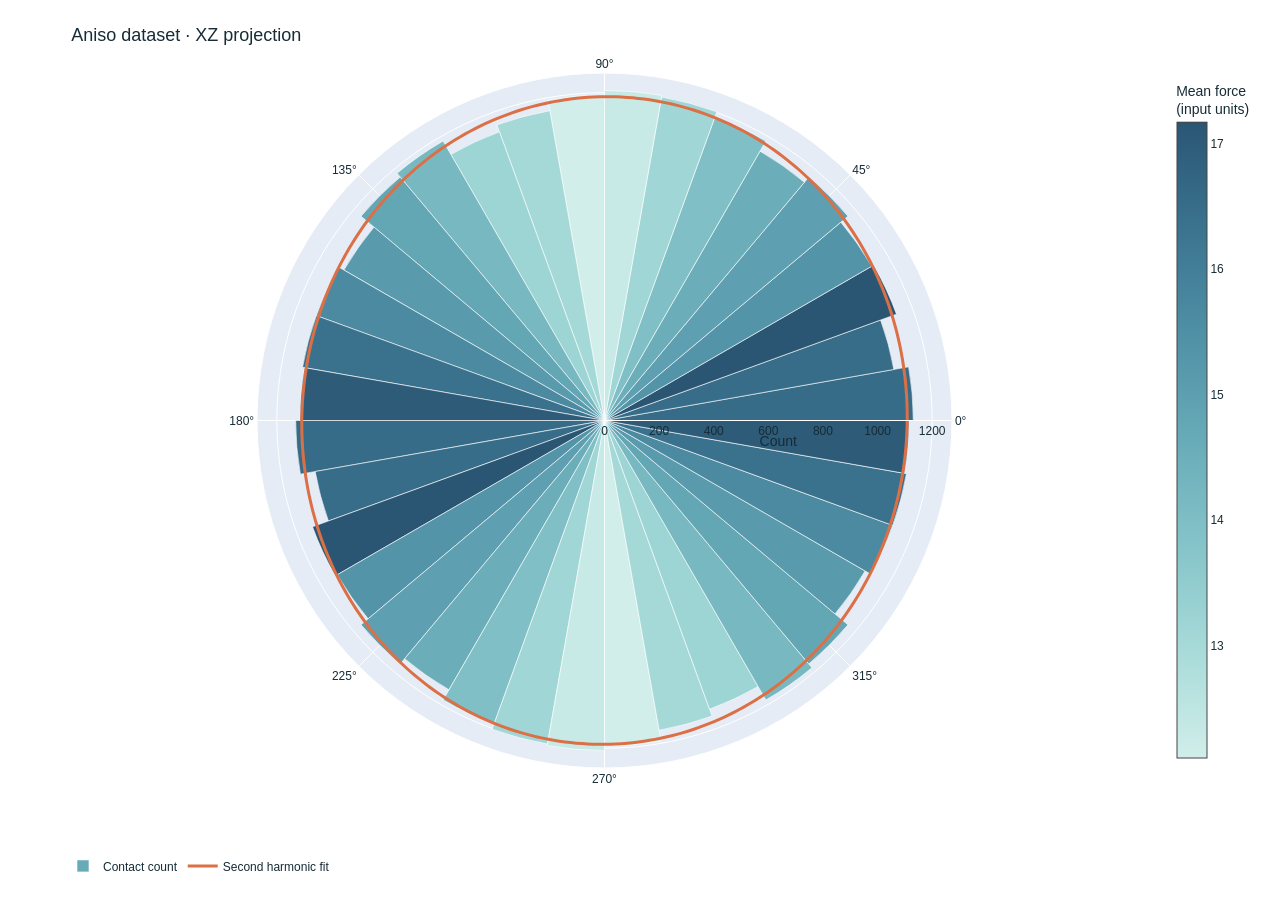
<file: outputs/polar-aniso-xz.html>
<html>
<head><meta charset="utf-8" /></head>
<body>
    <div>                        <script type="text/javascript">window.PlotlyConfig = {MathJaxConfig: 'local'};</script>
        <script charset="utf-8" src="plotly.min.js"></script>                <div id="f91a9eae-405f-4352-b5b6-329949fa36b5" class="plotly-graph-div" style="height:100%; width:100%;"></div>            <script type="text/javascript">                window.PLOTLYENV=window.PLOTLYENV || {};                                if (document.getElementById("f91a9eae-405f-4352-b5b6-329949fa36b5")) {                    Plotly.newPlot(                        "f91a9eae-405f-4352-b5b6-329949fa36b5",                        [{"customdata":{"dtype":"f8","bdata":"xT0iNOaHMEAsUbnSFoAwQL+f9wwSKzFAFX3Hg\u002fG0LkD9MFvg3PMtQI4CFBHGFC1AKnBZDjbxK0BokvAXT0kqQBWzGnDhjyhAibjbyes1KECrmYYU6wcqQGk3rto\u002faSpAdkE8l15bLEC7dJ2Hj5otQNUjvyEwTi5AH53EJGxLL0DhbUJhoGIwQAsDuzg1BzFAgz0iNOaHMECPUrnSFoAwQP2e9wwSKzFACXzHg\u002fG0LkBlL1vg3PMtQAYCFBHGFC1AU29ZDjbxK0Dmk\u002fAXT0kqQPC0GnDhjyhA8rfbyes1KECOmIYU6wcqQEw3rto\u002faSpAi0A8l15bLEBdcp2Hj5otQEInvyEwTi5Aj5rEJGxLL0DabEJhoGIwQPAEuzg1BzFA"},"hovertemplate":"%{theta:.0f}\u00b0\u003cbr\u003eCount: %{r}\u003cbr\u003eMean force: %{customdata:.3g}\u003cextra\u003e\u003c\u002fextra\u003e","marker":{"color":{"dtype":"f8","bdata":"xT0iNOaHMEAsUbnSFoAwQL+f9wwSKzFAFX3Hg\u002fG0LkD9MFvg3PMtQI4CFBHGFC1AKnBZDjbxK0BokvAXT0kqQBWzGnDhjyhAibjbyes1KECrmYYU6wcqQGk3rto\u002faSpAdkE8l15bLEC7dJ2Hj5otQNUjvyEwTi5AH53EJGxLL0DhbUJhoGIwQAsDuzg1BzFAgz0iNOaHMECPUrnSFoAwQP2e9wwSKzFACXzHg\u002fG0LkBlL1vg3PMtQAYCFBHGFC1AU29ZDjbxK0Dmk\u002fAXT0kqQPC0GnDhjyhA8rfbyes1KECOmIYU6wcqQEw3rto\u002faSpAi0A8l15bLEBdcp2Hj5otQEInvyEwTi5Aj5rEJGxLL0DabEJhoGIwQPAEuzg1BzFA"},"colorbar":{"title":{"text":"Mean force\u003cbr\u003e(input units)"}},"colorscale":[[0.0,"rgb(209, 238, 234)"],[0.16666666666666666,"rgb(168, 219, 217)"],[0.3333333333333333,"rgb(133, 196, 201)"],[0.5,"rgb(104, 171, 184)"],[0.6666666666666666,"rgb(79, 144, 166)"],[0.8333333333333334,"rgb(59, 115, 143)"],[1.0,"rgb(42, 86, 116)"]],"line":{"color":"white","width":0.6}},"name":"Contact count","r":{"dtype":"i2","bdata":"awQ0BHIEagSMBHMEngSzBLkEqASABGUEngSMBE4EYwRjBFsEawQ0BHIEagSMBHMEngSzBLkEqASABGUEngSMBE4EYwRjBFsE"},"theta":{"dtype":"f8","bdata":"AAAAAAAAFED\u002f\u002f\u002f\u002f\u002f\u002f\u002f8tQP\u002f\u002f\u002f\u002f\u002f\u002f\u002fzhAAAAAAACAQUAAAAAAAIBGQAAAAAAAgEtAAAAAAABAUED\u002f\u002f\u002f\u002f\u002f\u002f79SQAAAAAAAQFVAAAAAAADAV0ABAAAAAEBaQAAAAAAAwFxAAQAAAABAX0AAAAAAAOBgQAAAAAAAIGJAAAAAAABgY0AAAAAAAKBkQAAAAAAA4GVAAAAAAAAgZ0D\u002f\u002f\u002f\u002f\u002f\u002f19oQAAAAAAAoGlAAAAAAADgakAAAAAAACBsQAAAAAAAYG1A\u002f\u002f\u002f\u002f\u002f\u002f+fbkABAAAAAOBvQAAAAAAAkHBAAAAAAAAwcUAAAAAAANBxQP\u002f\u002f\u002f\u002f\u002f\u002fb3JAAAAAAAAQc0AAAAAAALBzQAAAAAAAUHRAAAAAAADwdEAAAAAAAJB1QAAAAAAAMHZA"},"width":10.0,"type":"barpolar"},{"line":{"color":"#db7047","width":3},"mode":"lines","name":"Second harmonic fit","r":{"dtype":"f8","bdata":"[base64]\u002fvfeRQPPpgY8q\u002fZFASOHPy5ICkkBSJrRE9AeSQCG8jUxNDZJAQ6tdOJwSkkCAL0xg3xeSQM3pLCAVHZJAPO0B2DsikkAbfn3sUSeSQK5agsdVLJJAnWWi2EUxkkB5ipuVIDaSQIi10nrkOpJAS7jMC5A\[base64]\u002f3IiSQNp6Hqr1iJJA+C84p92IkkBXckL+lIiSQE3V5sUbiJJAozv0I3KHkkDBDFNNmIaSQEG09IWOhZJA93C+IFWEkkAZem9\u002f7IKSQKOCghJVgZJAUqQKWY9\[base64]\u002fgTDbPEXkkDH70BwrhKSQCHJLqpfDZJAxo9YwgYIkkAOP7NjpQKSQEuk1zs9\u002fZFAa2F8+s\u002f3kUCRRu9QX\u002fKRQLssjvHs7JFAgXs\[base64]\[base64]\u002fvfeRQPPpgY8q\u002fZFASOHPy5ICkkBSJrRE9AeSQCG8jUxNDZJAQ6tdOJwSkkCAL0xg3xeSQM3pLCAVHZJAPO0B2DsikkAbfn3sUSeSQK5agsdVLJJAnWWi2EUxkkB5ipuVIDaSQIi10nrkOpJAS7jMC5A\[base64]\u002f3IiSQNp6Hqr1iJJA+C84p92IkkBXckL+lIiSQE3V5sUbiJJAozv0I3KHkkDBDFNNmIaSQEG09IWOhZJA93C+IFWEkkAZem9\u002f7IKSQKOCghJVgZJAUqQKWY9\[base64]\u002fgTDbPEXkkDH70BwrhKSQCHJLqpfDZJAxo9YwgYIkkAOP7NjpQKSQEuk1zs9\u002fZFAamF8+s\u002f3kUCRRu9QX\u002fKRQLssjvHs7JFAgns\[base64]\[base64]"},"theta":{"dtype":"f8","bdata":"AAAAAAAAAAAAAAAAAADwPwAAAAAAAABAAQAAAAAACEAAAAAAAAAQQAAAAAAAABRAAQAAAAAAGEAAAAAAAAAcQAAAAAAAACBAAAAAAAAAIkAAAAAAAAAkQAAAAAAAACZAAQAAAAAAKEAAAAAAAAAqQAAAAAAAACxA\u002f\u002f\u002f\u002f\u002f\u002f\u002f\u002fLUAAAAAAAAAwQAAAAAAAADFAAAAAAAAAMkAAAAAAAAAzQAAAAAAAADRAAAAAAAAANUAAAAAAAAA2QAAAAAAAADdAAQAAAAAAOEAAAAAAAAA5QAAAAAAAADpAAAAAAAAAO0AAAAAAAAA8QAEAAAAAAD1A\u002f\u002f\u002f\u002f\u002f\u002f\u002f\u002fPUAAAAAAAAA\[base64]\u002f\u002f\u002f\u002f\u002f\u002f\u002f\[base64]\u002f\u002f\u002f\u002f\u002f\u002f\u002f\[base64]\u002f\u002f\u002f\u002f\u002f\u002f\u002ffbEABAAAAAABtQAAAAAAAIG1AAAAAAABAbUAAAAAAAGBtQAEAAAAAgG1AAQAAAACgbUAAAAAAAMBtQAAAAAAA4G1A\u002f\u002f\u002f\u002f\u002f\u002f\u002f\u002fbUABAAAAACBuQAAAAAAAQG5AAAAAAABgbkAAAAAAAIBuQAEAAAAAoG5AAQAAAADAbkAAAAAAAOBuQAAAAAAAAG9A\u002f\u002f\u002f\u002f\u002f\[base64]"},"type":"scatterpolar"}],                        {"template":{"data":{"histogram2dcontour":[{"type":"histogram2dcontour","colorbar":{"outlinewidth":0,"ticks":""},"colorscale":[[0.0,"#0d0887"],[0.1111111111111111,"#46039f"],[0.2222222222222222,"#7201a8"],[0.3333333333333333,"#9c179e"],[0.4444444444444444,"#bd3786"],[0.5555555555555556,"#d8576b"],[0.6666666666666666,"#ed7953"],[0.7777777777777778,"#fb9f3a"],[0.8888888888888888,"#fdca26"],[1.0,"#f0f921"]]}],"choropleth":[{"type":"choropleth","colorbar":{"outlinewidth":0,"ticks":""}}],"histogram2d":[{"type":"histogram2d","colorbar":{"outlinewidth":0,"ticks":""},"colorscale":[[0.0,"#0d0887"],[0.1111111111111111,"#46039f"],[0.2222222222222222,"#7201a8"],[0.3333333333333333,"#9c179e"],[0.4444444444444444,"#bd3786"],[0.5555555555555556,"#d8576b"],[0.6666666666666666,"#ed7953"],[0.7777777777777778,"#fb9f3a"],[0.8888888888888888,"#fdca26"],[1.0,"#f0f921"]]}],"heatmap":[{"type":"heatmap","colorbar":{"outlinewidth":0,"ticks":""},"colorscale":[[0.0,"#0d0887"],[0.1111111111111111,"#46039f"],[0.2222222222222222,"#7201a8"],[0.3333333333333333,"#9c179e"],[0.4444444444444444,"#bd3786"],[0.5555555555555556,"#d8576b"],[0.6666666666666666,"#ed7953"],[0.7777777777777778,"#fb9f3a"],[0.8888888888888888,"#fdca26"],[1.0,"#f0f921"]]}],"contourcarpet":[{"type":"contourcarpet","colorbar":{"outlinewidth":0,"ticks":""}}],"contour":[{"type":"contour","colorbar":{"outlinewidth":0,"ticks":""},"colorscale":[[0.0,"#0d0887"],[0.1111111111111111,"#46039f"],[0.2222222222222222,"#7201a8"],[0.3333333333333333,"#9c179e"],[0.4444444444444444,"#bd3786"],[0.5555555555555556,"#d8576b"],[0.6666666666666666,"#ed7953"],[0.7777777777777778,"#fb9f3a"],[0.8888888888888888,"#fdca26"],[1.0,"#f0f921"]]}],"surface":[{"type":"surface","colorbar":{"outlinewidth":0,"ticks":""},"colorscale":[[0.0,"#0d0887"],[0.1111111111111111,"#46039f"],[0.2222222222222222,"#7201a8"],[0.3333333333333333,"#9c179e"],[0.4444444444444444,"#bd3786"],[0.5555555555555556,"#d8576b"],[0.6666666666666666,"#ed7953"],[0.7777777777777778,"#fb9f3a"],[0.8888888888888888,"#fdca26"],[1.0,"#f0f921"]]}],"mesh3d":[{"type":"mesh3d","colorbar":{"outlinewidth":0,"ticks":""}}],"scatter":[{"fillpattern":{"fillmode":"overlay","size":10,"solidity":0.2},"type":"scatter"}],"parcoords":[{"type":"parcoords","line":{"colorbar":{"outlinewidth":0,"ticks":""}}}],"scatterpolargl":[{"type":"scatterpolargl","marker":{"colorbar":{"outlinewidth":0,"ticks":""}}}],"bar":[{"error_x":{"color":"#2a3f5f"},"error_y":{"color":"#2a3f5f"},"marker":{"line":{"color":"#E5ECF6","width":0.5},"pattern":{"fillmode":"overlay","size":10,"solidity":0.2}},"type":"bar"}],"scattergeo":[{"type":"scattergeo","marker":{"colorbar":{"outlinewidth":0,"ticks":""}}}],"scatterpolar":[{"type":"scatterpolar","marker":{"colorbar":{"outlinewidth":0,"ticks":""}}}],"histogram":[{"marker":{"pattern":{"fillmode":"overlay","size":10,"solidity":0.2}},"type":"histogram"}],"scattergl":[{"type":"scattergl","marker":{"colorbar":{"outlinewidth":0,"ticks":""}}}],"scatter3d":[{"type":"scatter3d","line":{"colorbar":{"outlinewidth":0,"ticks":""}},"marker":{"colorbar":{"outlinewidth":0,"ticks":""}}}],"scattermap":[{"type":"scattermap","marker":{"colorbar":{"outlinewidth":0,"ticks":""}}}],"scattermapbox":[{"type":"scattermapbox","marker":{"colorbar":{"outlinewidth":0,"ticks":""}}}],"scatterternary":[{"type":"scatterternary","marker":{"colorbar":{"outlinewidth":0,"ticks":""}}}],"scattercarpet":[{"type":"scattercarpet","marker":{"colorbar":{"outlinewidth":0,"ticks":""}}}],"carpet":[{"aaxis":{"endlinecolor":"#2a3f5f","gridcolor":"white","linecolor":"white","minorgridcolor":"white","startlinecolor":"#2a3f5f"},"baxis":{"endlinecolor":"#2a3f5f","gridcolor":"white","linecolor":"white","minorgridcolor":"white","startlinecolor":"#2a3f5f"},"type":"carpet"}],"table":[{"cells":{"fill":{"color":"#EBF0F8"},"line":{"color":"white"}},"header":{"fill":{"color":"#C8D4E3"},"line":{"color":"white"}},"type":"table"}],"barpolar":[{"marker":{"line":{"color":"#E5ECF6","width":0.5},"pattern":{"fillmode":"overlay","size":10,"solidity":0.2}},"type":"barpolar"}],"pie":[{"automargin":true,"type":"pie"}]},"layout":{"autotypenumbers":"strict","colorway":["#636efa","#EF553B","#00cc96","#ab63fa","#FFA15A","#19d3f3","#FF6692","#B6E880","#FF97FF","#FECB52"],"font":{"color":"#2a3f5f"},"hovermode":"closest","hoverlabel":{"align":"left"},"paper_bgcolor":"white","plot_bgcolor":"#E5ECF6","polar":{"bgcolor":"#E5ECF6","angularaxis":{"gridcolor":"white","linecolor":"white","ticks":""},"radialaxis":{"gridcolor":"white","linecolor":"white","ticks":""}},"ternary":{"bgcolor":"#E5ECF6","aaxis":{"gridcolor":"white","linecolor":"white","ticks":""},"baxis":{"gridcolor":"white","linecolor":"white","ticks":""},"caxis":{"gridcolor":"white","linecolor":"white","ticks":""}},"coloraxis":{"colorbar":{"outlinewidth":0,"ticks":""}},"colorscale":{"sequential":[[0.0,"#0d0887"],[0.1111111111111111,"#46039f"],[0.2222222222222222,"#7201a8"],[0.3333333333333333,"#9c179e"],[0.4444444444444444,"#bd3786"],[0.5555555555555556,"#d8576b"],[0.6666666666666666,"#ed7953"],[0.7777777777777778,"#fb9f3a"],[0.8888888888888888,"#fdca26"],[1.0,"#f0f921"]],"sequentialminus":[[0.0,"#0d0887"],[0.1111111111111111,"#46039f"],[0.2222222222222222,"#7201a8"],[0.3333333333333333,"#9c179e"],[0.4444444444444444,"#bd3786"],[0.5555555555555556,"#d8576b"],[0.6666666666666666,"#ed7953"],[0.7777777777777778,"#fb9f3a"],[0.8888888888888888,"#fdca26"],[1.0,"#f0f921"]],"diverging":[[0,"#8e0152"],[0.1,"#c51b7d"],[0.2,"#de77ae"],[0.3,"#f1b6da"],[0.4,"#fde0ef"],[0.5,"#f7f7f7"],[0.6,"#e6f5d0"],[0.7,"#b8e186"],[0.8,"#7fbc41"],[0.9,"#4d9221"],[1,"#276419"]]},"xaxis":{"gridcolor":"white","linecolor":"white","ticks":"","title":{"standoff":15},"zerolinecolor":"white","automargin":true,"zerolinewidth":2},"yaxis":{"gridcolor":"white","linecolor":"white","ticks":"","title":{"standoff":15},"zerolinecolor":"white","automargin":true,"zerolinewidth":2},"scene":{"xaxis":{"backgroundcolor":"#E5ECF6","gridcolor":"white","linecolor":"white","showbackground":true,"ticks":"","zerolinecolor":"white","gridwidth":2},"yaxis":{"backgroundcolor":"#E5ECF6","gridcolor":"white","linecolor":"white","showbackground":true,"ticks":"","zerolinecolor":"white","gridwidth":2},"zaxis":{"backgroundcolor":"#E5ECF6","gridcolor":"white","linecolor":"white","showbackground":true,"ticks":"","zerolinecolor":"white","gridwidth":2}},"shapedefaults":{"line":{"color":"#2a3f5f"}},"annotationdefaults":{"arrowcolor":"#2a3f5f","arrowhead":0,"arrowwidth":1},"geo":{"bgcolor":"white","landcolor":"#E5ECF6","subunitcolor":"white","showland":true,"showlakes":true,"lakecolor":"white"},"title":{"x":0.05},"mapbox":{"style":"light"}}},"legend":{"orientation":"h","y":-0.12},"polar":{"angularaxis":{"rotation":0,"direction":"counterclockwise"},"radialaxis":{"title":{"text":"Count"}}},"title":{"font":{"size":18},"text":"Aniso dataset \u00b7 XZ projection"},"font":{"family":"Arial, sans-serif","color":"#172c36"},"margin":{"l":55,"r":55,"t":65,"b":45},"paper_bgcolor":"white","plot_bgcolor":"white","autosize":true},                        {"responsive": true, "displaylogo": false, "scrollZoom": false}                    )                };            </script>        </div>
</body>
</html>
</file>
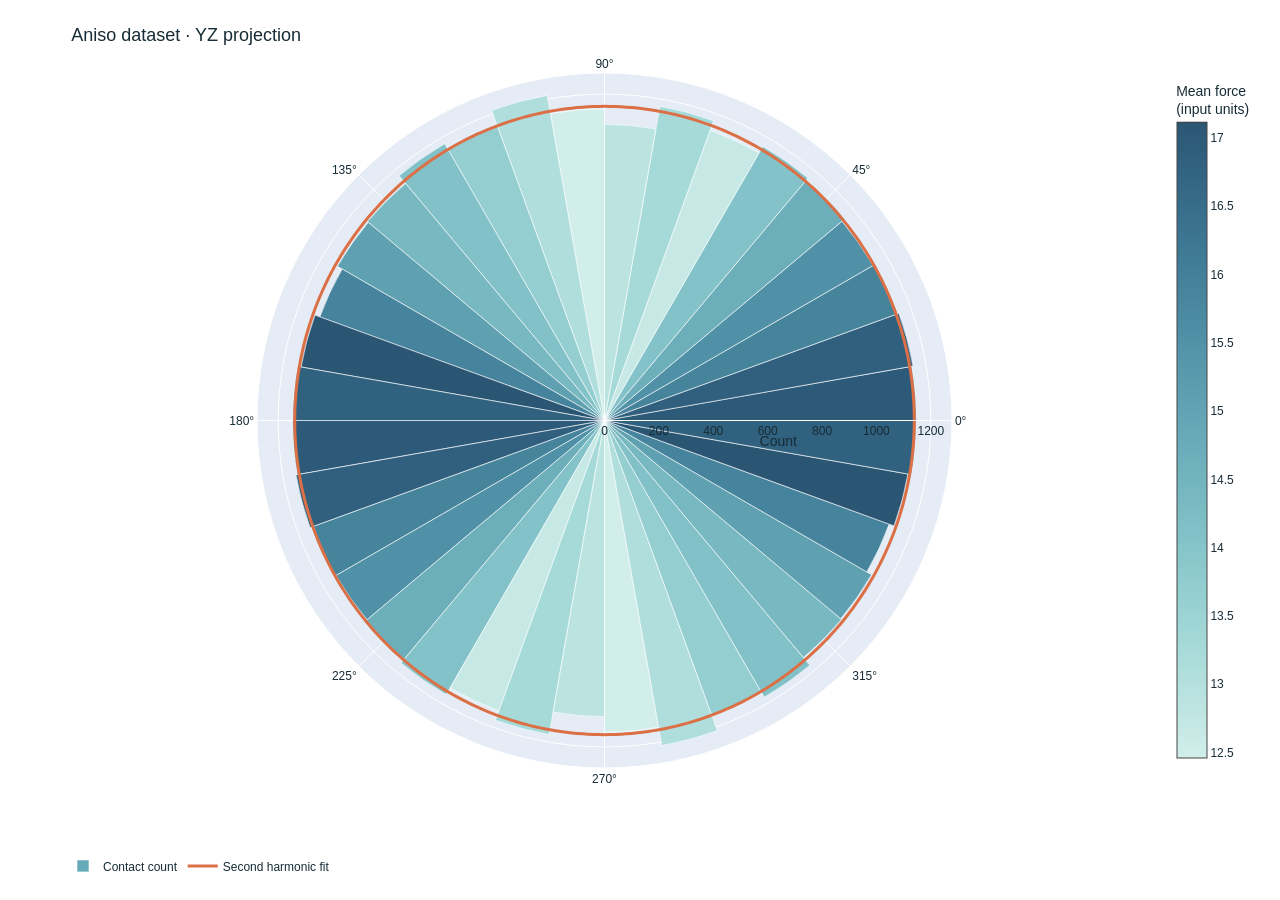
<file: outputs/polar-aniso-yz.html>
<html>
<head><meta charset="utf-8" /></head>
<body>
    <div>                        <script type="text/javascript">window.PlotlyConfig = {MathJaxConfig: 'local'};</script>
        <script charset="utf-8" src="plotly.min.js"></script>                <div id="fcd2aa66-19e2-4d4e-ab47-634789a9746f" class="plotly-graph-div" style="height:100%; width:100%;"></div>            <script type="text/javascript">                window.PLOTLYENV=window.PLOTLYENV || {};                                if (document.getElementById("fcd2aa66-19e2-4d4e-ab47-634789a9746f")) {                    Plotly.newPlot(                        "fcd2aa66-19e2-4d4e-ab47-634789a9746f",                        [{"customdata":{"dtype":"f8","bdata":"KcMF11P\u002fMEDjMr7d8NYwQPbADR44yy9Ayrc3a3MQL0A+h4WDmVotQHEwg5lkHixAPduO6QlTKUB+A12SUpIqQGUUFZQzvylA37y3S4frKEB5P75FtDcqQFEqMsj1VitAruD2LAY5LEBRrCS42rUsQA1c3+PtJy5ApfiojN7UL0C9bN\u002fYfB0xQDs4Oui51DBAvcIF11P\u002fMEC5Mr7d8NYwQErCDR44yy9A6LY3a3MQL0Bwh4WDmVotQF0yg5lkHixA7tqO6QlTKUAmBF2SUpIqQDcUFZQzvylAwbu3S4frKECHQL5FtDcqQJcpMsj1VitA+d\u002f2LAY5LED0qSS42rUsQIda3+PtJy5AIvOojN7UL0A7bN\u002fYfB0xQCA5Oui51DBA"},"hovertemplate":"%{theta:.0f}\u00b0\u003cbr\u003eCount: %{r}\u003cbr\u003eMean force: %{customdata:.3g}\u003cextra\u003e\u003c\u002fextra\u003e","marker":{"color":{"dtype":"f8","bdata":"KcMF11P\u002fMEDjMr7d8NYwQPbADR44yy9Ayrc3a3MQL0A+h4WDmVotQHEwg5lkHixAPduO6QlTKUB+A12SUpIqQGUUFZQzvylA37y3S4frKEB5P75FtDcqQFEqMsj1VitAruD2LAY5LEBRrCS42rUsQA1c3+PtJy5ApfiojN7UL0C9bN\u002fYfB0xQDs4Oui51DBAvcIF11P\u002fMEC5Mr7d8NYwQErCDR44yy9A6LY3a3MQL0Bwh4WDmVotQF0yg5lkHixA7tqO6QlTKUAmBF2SUpIqQDcUFZQzvylAwbu3S4frKECHQL5FtDcqQJcpMsj1VitA+d\u002f2LAY5LED0qSS42rUsQIda3+PtJy5AIvOojN7UL0A7bN\u002fYfB0xQCA5Oui51DBA"},"colorbar":{"title":{"text":"Mean force\u003cbr\u003e(input units)"}},"colorscale":[[0.0,"rgb(209, 238, 234)"],[0.16666666666666666,"rgb(168, 219, 217)"],[0.3333333333333333,"rgb(133, 196, 201)"],[0.5,"rgb(104, 171, 184)"],[0.6666666666666666,"rgb(79, 144, 166)"],[0.8333333333333334,"rgb(59, 115, 143)"],[1.0,"rgb(42, 86, 116)"]],"line":{"color":"white","width":0.6}},"name":"Contact count","r":{"dtype":"i2","bdata":"egSABHsEdASBBIwEcASVBEEEegS+BH8ElwRyBG4EWgRtBHkEegSABHsEdASBBIwEcASVBEEEegS+BH8ElwRyBG4EWgRtBHkE"},"theta":{"dtype":"f8","bdata":"AAAAAAAAFED\u002f\u002f\u002f\u002f\u002f\u002f\u002f8tQP\u002f\u002f\u002f\u002f\u002f\u002f\u002fzhAAAAAAACAQUAAAAAAAIBGQAAAAAAAgEtAAAAAAABAUED\u002f\u002f\u002f\u002f\u002f\u002f79SQAAAAAAAQFVAAAAAAADAV0ABAAAAAEBaQAAAAAAAwFxAAQAAAABAX0AAAAAAAOBgQAAAAAAAIGJAAAAAAABgY0AAAAAAAKBkQAAAAAAA4GVAAAAAAAAgZ0D\u002f\u002f\u002f\u002f\u002f\u002f19oQAAAAAAAoGlAAAAAAADgakAAAAAAACBsQAAAAAAAYG1A\u002f\u002f\u002f\u002f\u002f\u002f+fbkABAAAAAOBvQAAAAAAAkHBAAAAAAAAwcUAAAAAAANBxQP\u002f\u002f\u002f\u002f\u002f\u002fb3JAAAAAAAAQc0AAAAAAALBzQAAAAAAAUHRAAAAAAADwdEAAAAAAAJB1QAAAAAAAMHZA"},"width":10.0,"type":"barpolar"},{"line":{"color":"#db7047","width":3},"mode":"lines","name":"Second harmonic fit","r":{"dtype":"f8","bdata":"NAyg3NTMkUA0khg658yRQHJ1epEDzZFAJ8ju2SnNkUDwz4QHWs2RQDK\u002fNQuUzZFA6WTp0tfNkUBp0XtJJc6RQFnuw1Z8zpFAzweb39zOkUAuROXFRs+RQDsIm+i5z5FAZUTTIzbQkUAGqM5Qu9CRQDa3A0ZJ0ZFAVL8r19\u002fRkUBKplDVftKRQC6Q2w4m05FAyVakT9XTkUAEzgFhjNSRQGPQ2glL1ZFACA64DhHWkUDJmNYx3taRQJonOzOy15FAJwvG0IzYkUCJzUfGbdmRQJZ2ls1U2pFAHG6jnkHbkUBd9ZHvM9yRQJYwznQr3ZFAkbkk4SfekUC\u002fs9rlKN+RQHlaxjIu4JFAqAFodjfhkUAWgQNeROKRQHMCupVU45FAAiqkyGfkkUDFkeygfeWRQPKO6seV5pFAPTk95q\[base64]\u002fZFA6pC9kjb+kUAZBfs5Jf+RQJXIhC8OAJJADh2yKvEAkkC0lLfkzQGSQM8mvRikApJApqjzg3MDkkDqo6nlOwSSQCSEX\u002f\u002f8BJJA+xTblLYFkkAGSzpsaAaSQI5RBU4SB5JAYdc\u002fBbQHkkCJlXlfTQiSQIoK3izeCJJAc2VDQGYJkkDumzhv5QmSQAinEpJbCpJAfuL4g8gKkkDHivAiLAuSQCtW50+GC5JAryW97tYLkkDGykzmHQySQA\u002ffcyBbDJJAqKsZio4MkkDzHTUTuAySQPTH0a7XDJJAs+oTU+0MkkBfiTv5+AySQEWEpp36DJJA57rRP\u002fIMkkDnNFni3wySQKhR94rDDJJA8\u002f6CQp0MkkAr9+wUbQySQOkHPBEzDJJAM2KISe8LkkCx9fXSoQuSQMHYrcVKC5JAS7\u002fWPOoKkkDtgoxWgAqSQN++1jMNCpJAtYKe+JAJkkAVH6PLCwmSQOUPbtZ9CJJAxgdGRecHkkDRICFHSAeSQO02lg2hBpJAUnDNzPEFkkAW+W+7OgWSQLj2lhJ8BJJAFLm5DbYDkkBRLpvq6AKSQICfNukUApJA87urSzoBkkCS+SlWWQCSQIVQ205y\u002f5FA\u002fljOfYX+kUC+0d8sk\u002f2RQISWo6eb\u002fJFAig1NO5\u002f7kUBbE5c2nvqRQKJsq+mY+ZFAc8UJpo\u002f4kUAFRm6+gveRQKjEt4Zy9pFAGZ3NU1\u002f1kUBWNYV7SfSRQCk4h1Qx85FA3o00NhfykUB0G4t4+\u002fCRQOBQCnTe75FA4Y6XgcDukUAabWL6oe2RQOjoyDeD7JFA4YU7k2TrkUBxaCFmRuqRQHJzvAkp6ZFAYnEN1wzokUDdUbgm8uaRQBqE6FDZ5ZFA8nY1rcLkkUAZR4eSruORQP+j+1ad4pFA2vPKT4\u002fhkUArvy3RhOCRQB5sQi5+35FA2VHzuHvekUDsK93Bfd2RQM71NZiE3JFAMDa0iZDbkUACwnbiodqRQIb+7Oy42ZFADaq\u002f8dXYkUBnMro3+deRQEygtAMj15FAdB5+mFPWkUAxI8g2i9WRQPdCEh3K1JFAILKWhxDUkUAVfDewXtORQI11bM600pFAue8xFxPSkUCSMfi8edGRQJG8k+\u002fo0JFAp2Eu3GDQkUAsKzmt4c+RQBQgX4prz5FAneR4mP7OkUBUPIH5ms6RQPBwisxAzpFAbKG0LfDNkUBV\u002fCQ2qc2RQAvo\u002fftrzZFAcxtYkjjNkUAnqTwJD82RQCf\u002fn23vzJFAaNxdydnMkUC8PTYjzsyRQNdCy37MzJFANAyg3NTMkUA0khg658yRQHJ1epEDzZFAJ8ju2SnNkUDwz4QHWs2RQDK\u002fNQuUzZFA6WTp0tfNkUBp0XtJJc6RQFnuw1Z8zpFAzweb39zOkUAuROXFRs+RQDsIm+i5z5FAZUTTIzbQkUAGqM5Qu9CRQDa3A0ZJ0ZFAVL8r19\u002fRkUBKplDVftKRQC6Q2w4m05FAyVakT9XTkUAEzgFhjNSRQGPQ2glL1ZFACA64DhHWkUDJmNYx3taRQJonOzOy15FAJwvG0IzYkUCJzUfGbdmRQJZ2ls1U2pFAHG6jnkHbkUBd9ZHvM9yRQJYwznQr3ZFAkbkk4SfekUC\u002fs9rlKN+RQHlaxjIu4JFAqAFodjfhkUAWgQNeROKRQHMCupVU45FAAiqkyGfkkUDFkeygfeWRQPKO6seV5pFAPTk95q\[base64]\u002fZFA6pC9kjb+kUAZBfs5Jf+RQJXIhC8OAJJADh2yKvEAkkC0lLfkzQGSQM8mvRikApJApqjzg3MDkkDqo6nlOwSSQCSEX\u002f\u002f8BJJA+xTblLYFkkAGSzpsaAaSQI5RBU4SB5JAYdc\u002fBbQHkkCJlXlfTQiSQIoK3izeCJJAc2VDQGYJkkDumzhv5QmSQAinEpJbCpJAfuL4g8gKkkDHivAiLAuSQCtW50+GC5JAryW97tYLkkDGykzmHQySQA\u002ffcyBbDJJAqKsZio4MkkDzHTUTuAySQPTH0a7XDJJAs+oTU+0MkkBfiTv5+AySQEWEpp36DJJA57rRP\u002fIMkkDnNFni3wySQKhR94rDDJJA8\u002f6CQp0MkkAr9+wUbQySQOkHPBEzDJJAM2KISe8LkkCx9fXSoQuSQMHYrcVKC5JAS7\u002fWPOoKkkDtgoxWgAqSQN++1jMNCpJAtYKe+JAJkkAVH6PLCwmSQOUPbtZ9CJJAxgdGRecHkkDRICFHSAeSQO02lg2hBpJAUnDNzPEFkkAW+W+7OgWSQLj2lhJ8BJJAFLm5DbYDkkBRLpvq6AKSQICfNukUApJA87urSzoBkkCS+SlWWQCSQIVQ205y\u002f5FA\u002fljOfYX+kUC+0d8sk\u002f2RQISWo6eb\u002fJFAig1NO5\u002f7kUBbE5c2nvqRQKJsq+mY+ZFAc8UJpo\u002f4kUAERm6+gveRQKjEt4Zy9pFAGZ3NU1\u002f1kUBWNYV7SfSRQCk4h1Qx85FA3o00NhfykUB0G4t4+\u002fCRQOBQCnTe75FA4Y6XgcDukUAabWL6oe2RQOjoyDeD7JFA4YU7k2TrkUBxaCFmRuqRQHJzvAkp6ZFAYnEN1wzokUDdUbgm8uaRQBqE6FDZ5ZFA8nY1rcLkkUAZR4eSruORQP+j+1ad4pFA2vPKT4\u002fhkUArvy3RhOCRQB5sQi5+35FA2VHzuHvekUDsK93Bfd2RQM71NZiE3JFAMDa0iZDbkUACwnbiodqRQIb+7Oy42ZFADaq\u002f8dXYkUBnMro3+deRQEygtAMj15FAdB5+mFPWkUAxI8g2i9WRQPdCEh3K1JFAILKWhxDUkUAVfDewXtORQI11bM600pFAue8xFxPSkUCSMfi8edGRQJG8k+\u002fo0JFAp2Eu3GDQkUAsKzmt4c+RQBQgX4prz5FAneR4mP7OkUBUPIH5ms6RQPBwisxAzpFAbKG0LfDNkUBV\u002fCQ2qc2RQAvo\u002fftrzZFAcxtYkjjNkUAnqTwJD82RQCf\u002fn23vzJFAaNxdydnMkUC8PTYjzsyRQNdCy37MzJFANAyg3NTMkUA="},"theta":{"dtype":"f8","bdata":"AAAAAAAAAAAAAAAAAADwPwAAAAAAAABAAQAAAAAACEAAAAAAAAAQQAAAAAAAABRAAQAAAAAAGEAAAAAAAAAcQAAAAAAAACBAAAAAAAAAIkAAAAAAAAAkQAAAAAAAACZAAQAAAAAAKEAAAAAAAAAqQAAAAAAAACxA\u002f\u002f\u002f\u002f\u002f\u002f\u002f\u002fLUAAAAAAAAAwQAAAAAAAADFAAAAAAAAAMkAAAAAAAAAzQAAAAAAAADRAAAAAAAAANUAAAAAAAAA2QAAAAAAAADdAAQAAAAAAOEAAAAAAAAA5QAAAAAAAADpAAAAAAAAAO0AAAAAAAAA8QAEAAAAAAD1A\u002f\u002f\u002f\u002f\u002f\u002f\u002f\u002fPUAAAAAAAAA\[base64]\u002f\u002f\u002f\u002f\u002f\u002f\u002f\[base64]\u002f\u002f\u002f\u002f\u002f\u002f\u002f\[base64]\u002f\u002f\u002f\u002f\u002f\u002f\u002ffbEABAAAAAABtQAAAAAAAIG1AAAAAAABAbUAAAAAAAGBtQAEAAAAAgG1AAQAAAACgbUAAAAAAAMBtQAAAAAAA4G1A\u002f\u002f\u002f\u002f\u002f\u002f\u002f\u002fbUABAAAAACBuQAAAAAAAQG5AAAAAAABgbkAAAAAAAIBuQAEAAAAAoG5AAQAAAADAbkAAAAAAAOBuQAAAAAAAAG9A\u002f\u002f\u002f\u002f\u002f\[base64]"},"type":"scatterpolar"}],                        {"template":{"data":{"histogram2dcontour":[{"type":"histogram2dcontour","colorbar":{"outlinewidth":0,"ticks":""},"colorscale":[[0.0,"#0d0887"],[0.1111111111111111,"#46039f"],[0.2222222222222222,"#7201a8"],[0.3333333333333333,"#9c179e"],[0.4444444444444444,"#bd3786"],[0.5555555555555556,"#d8576b"],[0.6666666666666666,"#ed7953"],[0.7777777777777778,"#fb9f3a"],[0.8888888888888888,"#fdca26"],[1.0,"#f0f921"]]}],"choropleth":[{"type":"choropleth","colorbar":{"outlinewidth":0,"ticks":""}}],"histogram2d":[{"type":"histogram2d","colorbar":{"outlinewidth":0,"ticks":""},"colorscale":[[0.0,"#0d0887"],[0.1111111111111111,"#46039f"],[0.2222222222222222,"#7201a8"],[0.3333333333333333,"#9c179e"],[0.4444444444444444,"#bd3786"],[0.5555555555555556,"#d8576b"],[0.6666666666666666,"#ed7953"],[0.7777777777777778,"#fb9f3a"],[0.8888888888888888,"#fdca26"],[1.0,"#f0f921"]]}],"heatmap":[{"type":"heatmap","colorbar":{"outlinewidth":0,"ticks":""},"colorscale":[[0.0,"#0d0887"],[0.1111111111111111,"#46039f"],[0.2222222222222222,"#7201a8"],[0.3333333333333333,"#9c179e"],[0.4444444444444444,"#bd3786"],[0.5555555555555556,"#d8576b"],[0.6666666666666666,"#ed7953"],[0.7777777777777778,"#fb9f3a"],[0.8888888888888888,"#fdca26"],[1.0,"#f0f921"]]}],"contourcarpet":[{"type":"contourcarpet","colorbar":{"outlinewidth":0,"ticks":""}}],"contour":[{"type":"contour","colorbar":{"outlinewidth":0,"ticks":""},"colorscale":[[0.0,"#0d0887"],[0.1111111111111111,"#46039f"],[0.2222222222222222,"#7201a8"],[0.3333333333333333,"#9c179e"],[0.4444444444444444,"#bd3786"],[0.5555555555555556,"#d8576b"],[0.6666666666666666,"#ed7953"],[0.7777777777777778,"#fb9f3a"],[0.8888888888888888,"#fdca26"],[1.0,"#f0f921"]]}],"surface":[{"type":"surface","colorbar":{"outlinewidth":0,"ticks":""},"colorscale":[[0.0,"#0d0887"],[0.1111111111111111,"#46039f"],[0.2222222222222222,"#7201a8"],[0.3333333333333333,"#9c179e"],[0.4444444444444444,"#bd3786"],[0.5555555555555556,"#d8576b"],[0.6666666666666666,"#ed7953"],[0.7777777777777778,"#fb9f3a"],[0.8888888888888888,"#fdca26"],[1.0,"#f0f921"]]}],"mesh3d":[{"type":"mesh3d","colorbar":{"outlinewidth":0,"ticks":""}}],"scatter":[{"fillpattern":{"fillmode":"overlay","size":10,"solidity":0.2},"type":"scatter"}],"parcoords":[{"type":"parcoords","line":{"colorbar":{"outlinewidth":0,"ticks":""}}}],"scatterpolargl":[{"type":"scatterpolargl","marker":{"colorbar":{"outlinewidth":0,"ticks":""}}}],"bar":[{"error_x":{"color":"#2a3f5f"},"error_y":{"color":"#2a3f5f"},"marker":{"line":{"color":"#E5ECF6","width":0.5},"pattern":{"fillmode":"overlay","size":10,"solidity":0.2}},"type":"bar"}],"scattergeo":[{"type":"scattergeo","marker":{"colorbar":{"outlinewidth":0,"ticks":""}}}],"scatterpolar":[{"type":"scatterpolar","marker":{"colorbar":{"outlinewidth":0,"ticks":""}}}],"histogram":[{"marker":{"pattern":{"fillmode":"overlay","size":10,"solidity":0.2}},"type":"histogram"}],"scattergl":[{"type":"scattergl","marker":{"colorbar":{"outlinewidth":0,"ticks":""}}}],"scatter3d":[{"type":"scatter3d","line":{"colorbar":{"outlinewidth":0,"ticks":""}},"marker":{"colorbar":{"outlinewidth":0,"ticks":""}}}],"scattermap":[{"type":"scattermap","marker":{"colorbar":{"outlinewidth":0,"ticks":""}}}],"scattermapbox":[{"type":"scattermapbox","marker":{"colorbar":{"outlinewidth":0,"ticks":""}}}],"scatterternary":[{"type":"scatterternary","marker":{"colorbar":{"outlinewidth":0,"ticks":""}}}],"scattercarpet":[{"type":"scattercarpet","marker":{"colorbar":{"outlinewidth":0,"ticks":""}}}],"carpet":[{"aaxis":{"endlinecolor":"#2a3f5f","gridcolor":"white","linecolor":"white","minorgridcolor":"white","startlinecolor":"#2a3f5f"},"baxis":{"endlinecolor":"#2a3f5f","gridcolor":"white","linecolor":"white","minorgridcolor":"white","startlinecolor":"#2a3f5f"},"type":"carpet"}],"table":[{"cells":{"fill":{"color":"#EBF0F8"},"line":{"color":"white"}},"header":{"fill":{"color":"#C8D4E3"},"line":{"color":"white"}},"type":"table"}],"barpolar":[{"marker":{"line":{"color":"#E5ECF6","width":0.5},"pattern":{"fillmode":"overlay","size":10,"solidity":0.2}},"type":"barpolar"}],"pie":[{"automargin":true,"type":"pie"}]},"layout":{"autotypenumbers":"strict","colorway":["#636efa","#EF553B","#00cc96","#ab63fa","#FFA15A","#19d3f3","#FF6692","#B6E880","#FF97FF","#FECB52"],"font":{"color":"#2a3f5f"},"hovermode":"closest","hoverlabel":{"align":"left"},"paper_bgcolor":"white","plot_bgcolor":"#E5ECF6","polar":{"bgcolor":"#E5ECF6","angularaxis":{"gridcolor":"white","linecolor":"white","ticks":""},"radialaxis":{"gridcolor":"white","linecolor":"white","ticks":""}},"ternary":{"bgcolor":"#E5ECF6","aaxis":{"gridcolor":"white","linecolor":"white","ticks":""},"baxis":{"gridcolor":"white","linecolor":"white","ticks":""},"caxis":{"gridcolor":"white","linecolor":"white","ticks":""}},"coloraxis":{"colorbar":{"outlinewidth":0,"ticks":""}},"colorscale":{"sequential":[[0.0,"#0d0887"],[0.1111111111111111,"#46039f"],[0.2222222222222222,"#7201a8"],[0.3333333333333333,"#9c179e"],[0.4444444444444444,"#bd3786"],[0.5555555555555556,"#d8576b"],[0.6666666666666666,"#ed7953"],[0.7777777777777778,"#fb9f3a"],[0.8888888888888888,"#fdca26"],[1.0,"#f0f921"]],"sequentialminus":[[0.0,"#0d0887"],[0.1111111111111111,"#46039f"],[0.2222222222222222,"#7201a8"],[0.3333333333333333,"#9c179e"],[0.4444444444444444,"#bd3786"],[0.5555555555555556,"#d8576b"],[0.6666666666666666,"#ed7953"],[0.7777777777777778,"#fb9f3a"],[0.8888888888888888,"#fdca26"],[1.0,"#f0f921"]],"diverging":[[0,"#8e0152"],[0.1,"#c51b7d"],[0.2,"#de77ae"],[0.3,"#f1b6da"],[0.4,"#fde0ef"],[0.5,"#f7f7f7"],[0.6,"#e6f5d0"],[0.7,"#b8e186"],[0.8,"#7fbc41"],[0.9,"#4d9221"],[1,"#276419"]]},"xaxis":{"gridcolor":"white","linecolor":"white","ticks":"","title":{"standoff":15},"zerolinecolor":"white","automargin":true,"zerolinewidth":2},"yaxis":{"gridcolor":"white","linecolor":"white","ticks":"","title":{"standoff":15},"zerolinecolor":"white","automargin":true,"zerolinewidth":2},"scene":{"xaxis":{"backgroundcolor":"#E5ECF6","gridcolor":"white","linecolor":"white","showbackground":true,"ticks":"","zerolinecolor":"white","gridwidth":2},"yaxis":{"backgroundcolor":"#E5ECF6","gridcolor":"white","linecolor":"white","showbackground":true,"ticks":"","zerolinecolor":"white","gridwidth":2},"zaxis":{"backgroundcolor":"#E5ECF6","gridcolor":"white","linecolor":"white","showbackground":true,"ticks":"","zerolinecolor":"white","gridwidth":2}},"shapedefaults":{"line":{"color":"#2a3f5f"}},"annotationdefaults":{"arrowcolor":"#2a3f5f","arrowhead":0,"arrowwidth":1},"geo":{"bgcolor":"white","landcolor":"#E5ECF6","subunitcolor":"white","showland":true,"showlakes":true,"lakecolor":"white"},"title":{"x":0.05},"mapbox":{"style":"light"}}},"legend":{"orientation":"h","y":-0.12},"polar":{"angularaxis":{"rotation":0,"direction":"counterclockwise"},"radialaxis":{"title":{"text":"Count"}}},"title":{"font":{"size":18},"text":"Aniso dataset \u00b7 YZ projection"},"font":{"family":"Arial, sans-serif","color":"#172c36"},"margin":{"l":55,"r":55,"t":65,"b":45},"paper_bgcolor":"white","plot_bgcolor":"white","autosize":true},                        {"responsive": true, "displaylogo": false, "scrollZoom": false}                    )                };            </script>        </div>
</body>
</html>
</file>
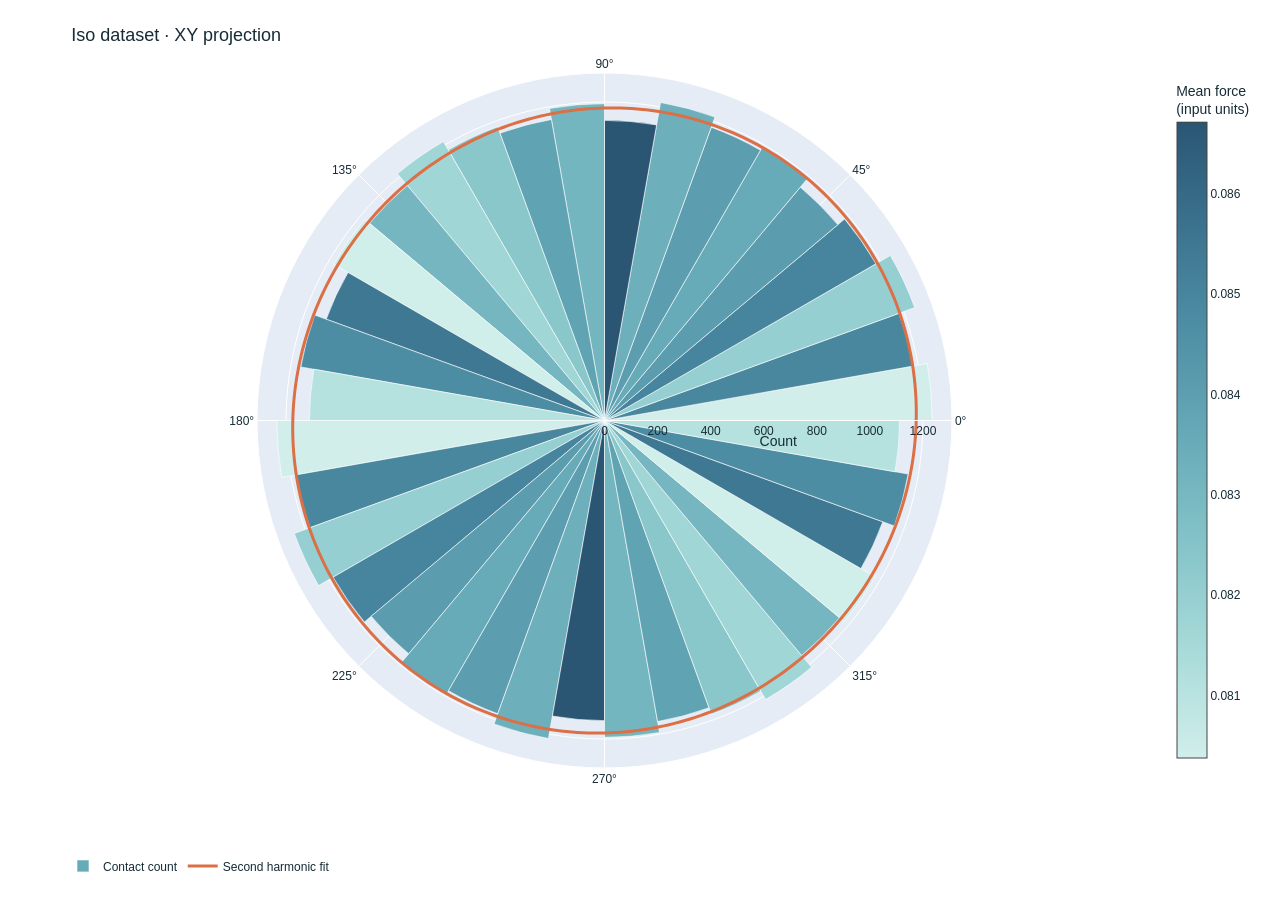
<file: outputs/polar-iso-xy.html>
<html>
<head><meta charset="utf-8" /></head>
<body>
    <div>                        <script type="text/javascript">window.PlotlyConfig = {MathJaxConfig: 'local'};</script>
        <script charset="utf-8" src="plotly.min.js"></script>                <div id="ab54cb13-ff6b-4771-ad25-b05633c15c82" class="plotly-graph-div" style="height:100%; width:100%;"></div>            <script type="text/javascript">                window.PLOTLYENV=window.PLOTLYENV || {};                                if (document.getElementById("ab54cb13-ff6b-4771-ad25-b05633c15c82")) {                    Plotly.newPlot(                        "ab54cb13-ff6b-4771-ad25-b05633c15c82",                        [{"customdata":{"dtype":"f8","bdata":"7eJnkNOTtD9t8\u002few5b21PwNSVeWl\u002fbQ\u002fYXq1AdLDtT86dU\u002fE3Ya1P88DgCpdZLU\u002fMWyKfYGDtT8NRMf4wVa1P6Wbiyt9MrY\u002fhFnmPRJGtT\u002fcwkUSa3i1P6C16xM3FLU\u002fowPONUjntD8OYDJ7Z0O1P3bg\u002fLAXlbQ\u002fRowQhRfhtT9NXSgXx6+1P3ilgLycw7Q\u002f1+FnkNOTtD\u002fx8vew5b21P\u002fRRVeWl\u002fbQ\u002ff3m1AdLDtT\u002fbdU\u002fE3Ya1P5MCgCpdZLU\u002fpWuKfYGDtT9CRMf4wVa1Pxadiyt9MrY\u002fzVrmPRJGtT8Aw0USa3i1P+W16xM3FLU\u002fsQPONUjntD8BXzJ7Z0O1Pw\u002fh\u002fLAXlbQ\u002f6Y4QhRfhtT8QXygXx6+1P0ylgLycw7Q\u002f"},"hovertemplate":"%{theta:.0f}\u00b0\u003cbr\u003eCount: %{r}\u003cbr\u003eMean force: %{customdata:.3g}\u003cextra\u003e\u003c\u002fextra\u003e","marker":{"color":{"dtype":"f8","bdata":"7eJnkNOTtD9t8\u002few5b21PwNSVeWl\u002fbQ\u002fYXq1AdLDtT86dU\u002fE3Ya1P88DgCpdZLU\u002fMWyKfYGDtT8NRMf4wVa1P6Wbiyt9MrY\u002fhFnmPRJGtT\u002fcwkUSa3i1P6C16xM3FLU\u002fowPONUjntD8OYDJ7Z0O1P3bg\u002fLAXlbQ\u002fRowQhRfhtT9NXSgXx6+1P3ilgLycw7Q\u002f1+FnkNOTtD\u002fx8vew5b21P\u002fRRVeWl\u002fbQ\u002ff3m1AdLDtT\u002fbdU\u002fE3Ya1P5MCgCpdZLU\u002fpWuKfYGDtT9CRMf4wVa1Pxadiyt9MrY\u002fzVrmPRJGtT8Aw0USa3i1P+W16xM3FLU\u002fsQPONUjntD8BXzJ7Z0O1Pw\u002fh\u002fLAXlbQ\u002f6Y4QhRfhtT8QXygXx6+1P0ylgLycw7Q\u002f"},"colorbar":{"title":{"text":"Mean force\u003cbr\u003e(input units)"}},"colorscale":[[0.0,"rgb(209, 238, 234)"],[0.16666666666666666,"rgb(168, 219, 217)"],[0.3333333333333333,"rgb(133, 196, 201)"],[0.5,"rgb(104, 171, 184)"],[0.6666666666666666,"rgb(79, 144, 166)"],[0.8333333333333334,"rgb(59, 115, 143)"],[1.0,"rgb(42, 86, 116)"]],"line":{"color":"white","width":0.6}},"name":"Contact count","r":{"dtype":"i2","bdata":"0wSdBNwEnQR8BKkEmATBBGsEqgSABJoEvgSEBJsEXASKBFgE0wSdBNwEnQR8BKkEmATBBGsEqgSABJoEvgSEBJsEXASKBFgE"},"theta":{"dtype":"f8","bdata":"AAAAAAAAFED\u002f\u002f\u002f\u002f\u002f\u002f\u002f8tQP\u002f\u002f\u002f\u002f\u002f\u002f\u002fzhAAAAAAACAQUAAAAAAAIBGQAAAAAAAgEtAAAAAAABAUED\u002f\u002f\u002f\u002f\u002f\u002f79SQAAAAAAAQFVAAAAAAADAV0ABAAAAAEBaQAAAAAAAwFxAAQAAAABAX0AAAAAAAOBgQAAAAAAAIGJAAAAAAABgY0AAAAAAAKBkQAAAAAAA4GVAAAAAAAAgZ0D\u002f\u002f\u002f\u002f\u002f\u002f19oQAAAAAAAoGlAAAAAAADgakAAAAAAACBsQAAAAAAAYG1A\u002f\u002f\u002f\u002f\u002f\u002f+fbkABAAAAAOBvQAAAAAAAkHBAAAAAAAAwcUAAAAAAANBxQP\u002f\u002f\u002f\u002f\u002f\u002fb3JAAAAAAAAQc0AAAAAAALBzQAAAAAAAUHRAAAAAAADwdEAAAAAAAJB1QAAAAAAAMHZA"},"width":10.0,"type":"barpolar"},{"line":{"color":"#db7047","width":3},"mode":"lines","name":"Second harmonic fit","r":{"dtype":"f8","bdata":"oGYb6mlakkAq4uaRU1ySQGTRwXA+XpJAKmSS7SlgkkD7hQ1vFWKSQMOt5lsAZJJAGK7\u002fGuplkkD6dpgT0meSQEq6fq23aZJA92M9UZprkkAz10toeW2SQN7hPF1Ub5JAmFftmypxkkDXRbKR+3KSQKuyhq3GdJJA5tc4YIt2kkCMzJYcSXiSQJqOmlf\[base64]\u002fOwlpJADTvJYO2WkkBBs9e9GJeSQNANbP0yl5JAaHpWFzyXkkCvR8AINJeSQPrFLNQal5JAk354gfCWkkAWwNYdtZaSQGuAzbtolpJAxpUvcwuWkkBwSBVhnZWSQLU\u002f06celZJAu8zvbo+UkkCdlhbj75OSQLmrCjZAk5JAZfyWnoCSkkD4Q31YsZGSQINlY6TSkJJA7EG\u002fx+SPkkDbDcEM6I6SQB4uPMLcjZJAxKGOO8OMkkCfAYfQm4uSQEgdSd1mipJAJT4xwiSJkkB4Gbbj1YeSQMp6Sap6hpJAgLA3ghOFkkC6xIXboIOSQA+NzikjgpJAC5we5JqAkkCZH8+ECH+SQBu4X4lsfZJA3FNPcsd7kkBLG\[base64]\u002flRmrS5JA4JnjZuZJkkA5pYWqKEiSQCzjgW9yRpJAVxKHPsREkkB+DMKdHkOSQDntsxCCQZJA9A0JGO8\u002fkkDp43AxZj6SQL\[base64]\u002fJWKZJAM\u002fOjRYEpkkCvsUWpvCmSQFrxTgsJKpJA\u002f9vsU2YqkkBWKQdm1CqSQBAySR9TK5JAC6UsWOIrkkAo2wXkgSySQAzGEZExLZJAYXWFKPEtkkDNLZ9uwC6SQEIMuSKfL5JA2i9d\u002f4wwkkDqY1u6iTGSQKdD4ASVMpJAAtCNi64zkkAmcJX21TSSQH1U0+kKNpJAoTPrBE03kkBNWGbjmziSQPz20hz3OZJARcHkRF47kkAMrZbr0DySQLbkTZ1OPpJAutX94tY\u002fkkAsUk1CaUGSQKu5vD0FQ5JA6R3NVKpEkkB6VigEWEaSQHX3ycUNSJJAIR4pEctJkkCoBmNbj0uSQH5dZhdaTZJA\u002fj4ftipPkkCL16OmAFGSQDqWYVbbUpJABORKMbpUkkAaUQWinFaSQCAqGBKCWJJAoGYb6mlakkAq4uaRU1ySQGTRwXA+XpJAKmSS7SlgkkD7hQ1vFWKSQMOt5lsAZJJAGK7\u002fGuplkkD6dpgT0meSQEq6fq23aZJA92M9UZprkkAz10toeW2SQN7hPF1Ub5JAmFftmypxkkDXRbKR+3KSQKuyhq3GdJJA5tc4YIt2kkCMzJYcSXiSQJqOmlf\[base64]\u002fOwlpJADTvJYO2WkkBBs9e9GJeSQNANbP0yl5JAaHpWFzyXkkCvR8AINJeSQPrFLNQal5JAk354gfCWkkAWwNYdtZaSQGuAzbtolpJAxpUvcwuWkkBwSBVhnZWSQLU\u002f06celZJAu8zvbo+UkkCdlhbj75OSQLmrCjZAk5JAZfyWnoCSkkD4Q31YsZGSQINlY6TSkJJA7EG\u002fx+SPkkDbDcEM6I6SQB4uPMLcjZJAxKGOO8OMkkCfAYfQm4uSQEgdSd1mipJAJT4xwiSJkkB4Gbbj1YeSQMp6Sap6hpJAgLA3ghOFkkC6xIXboIOSQA+NzikjgpJAC5we5JqAkkCZH8+ECH+SQBu4X4lsfZJA3FNPcsd7kkBLG\[base64]\u002flRmrS5JA4JnjZuZJkkA5pYWqKEiSQCzjgW9yRpJAVxKHPsREkkB+DMKdHkOSQDntsxCCQZJA9A0JGO8\u002fkkDp43AxZj6SQL\[base64]\u002fJWKZJAM\u002fOjRYEpkkCvsUWpvCmSQFrxTgsJKpJA\u002f9vsU2YqkkBWKQdm1CqSQBAySR9TK5JAC6UsWOIrkkAo2wXkgSySQA3GEZExLZJAYXWFKPEtkkDNLZ9uwC6SQEIMuSKfL5JA2i9d\u002f4wwkkDqY1u6iTGSQKdD4ASVMpJAAtCNi64zkkAmcJX21TSSQH1U0+kKNpJAoTPrBE03kkBNWGbjmziSQPz20hz3OZJARcHkRF47kkAMrZbr0DySQLbkTZ1OPpJAutX94tY\u002fkkAsUk1CaUGSQKu5vD0FQ5JA6R3NVKpEkkB6VigEWEaSQHX3ycUNSJJAIR4pEctJkkCoBmNbj0uSQH5dZhdaTZJA\u002fj4ftipPkkCL16OmAFGSQDqWYVbbUpJABORKMbpUkkAaUQWinFaSQCAqGBKCWJJAoGYb6mlakkA="},"theta":{"dtype":"f8","bdata":"AAAAAAAAAAAAAAAAAADwPwAAAAAAAABAAQAAAAAACEAAAAAAAAAQQAAAAAAAABRAAQAAAAAAGEAAAAAAAAAcQAAAAAAAACBAAAAAAAAAIkAAAAAAAAAkQAAAAAAAACZAAQAAAAAAKEAAAAAAAAAqQAAAAAAAACxA\u002f\u002f\u002f\u002f\u002f\u002f\u002f\u002fLUAAAAAAAAAwQAAAAAAAADFAAAAAAAAAMkAAAAAAAAAzQAAAAAAAADRAAAAAAAAANUAAAAAAAAA2QAAAAAAAADdAAQAAAAAAOEAAAAAAAAA5QAAAAAAAADpAAAAAAAAAO0AAAAAAAAA8QAEAAAAAAD1A\u002f\u002f\u002f\u002f\u002f\u002f\u002f\u002fPUAAAAAAAAA\[base64]\u002f\u002f\u002f\u002f\u002f\u002f\u002f\[base64]\u002f\u002f\u002f\u002f\u002f\u002f\u002f\[base64]\u002f\u002f\u002f\u002f\u002f\u002f\u002ffbEABAAAAAABtQAAAAAAAIG1AAAAAAABAbUAAAAAAAGBtQAEAAAAAgG1AAQAAAACgbUAAAAAAAMBtQAAAAAAA4G1A\u002f\u002f\u002f\u002f\u002f\u002f\u002f\u002fbUABAAAAACBuQAAAAAAAQG5AAAAAAABgbkAAAAAAAIBuQAEAAAAAoG5AAQAAAADAbkAAAAAAAOBuQAAAAAAAAG9A\u002f\u002f\u002f\u002f\u002f\[base64]"},"type":"scatterpolar"}],                        {"template":{"data":{"histogram2dcontour":[{"type":"histogram2dcontour","colorbar":{"outlinewidth":0,"ticks":""},"colorscale":[[0.0,"#0d0887"],[0.1111111111111111,"#46039f"],[0.2222222222222222,"#7201a8"],[0.3333333333333333,"#9c179e"],[0.4444444444444444,"#bd3786"],[0.5555555555555556,"#d8576b"],[0.6666666666666666,"#ed7953"],[0.7777777777777778,"#fb9f3a"],[0.8888888888888888,"#fdca26"],[1.0,"#f0f921"]]}],"choropleth":[{"type":"choropleth","colorbar":{"outlinewidth":0,"ticks":""}}],"histogram2d":[{"type":"histogram2d","colorbar":{"outlinewidth":0,"ticks":""},"colorscale":[[0.0,"#0d0887"],[0.1111111111111111,"#46039f"],[0.2222222222222222,"#7201a8"],[0.3333333333333333,"#9c179e"],[0.4444444444444444,"#bd3786"],[0.5555555555555556,"#d8576b"],[0.6666666666666666,"#ed7953"],[0.7777777777777778,"#fb9f3a"],[0.8888888888888888,"#fdca26"],[1.0,"#f0f921"]]}],"heatmap":[{"type":"heatmap","colorbar":{"outlinewidth":0,"ticks":""},"colorscale":[[0.0,"#0d0887"],[0.1111111111111111,"#46039f"],[0.2222222222222222,"#7201a8"],[0.3333333333333333,"#9c179e"],[0.4444444444444444,"#bd3786"],[0.5555555555555556,"#d8576b"],[0.6666666666666666,"#ed7953"],[0.7777777777777778,"#fb9f3a"],[0.8888888888888888,"#fdca26"],[1.0,"#f0f921"]]}],"contourcarpet":[{"type":"contourcarpet","colorbar":{"outlinewidth":0,"ticks":""}}],"contour":[{"type":"contour","colorbar":{"outlinewidth":0,"ticks":""},"colorscale":[[0.0,"#0d0887"],[0.1111111111111111,"#46039f"],[0.2222222222222222,"#7201a8"],[0.3333333333333333,"#9c179e"],[0.4444444444444444,"#bd3786"],[0.5555555555555556,"#d8576b"],[0.6666666666666666,"#ed7953"],[0.7777777777777778,"#fb9f3a"],[0.8888888888888888,"#fdca26"],[1.0,"#f0f921"]]}],"surface":[{"type":"surface","colorbar":{"outlinewidth":0,"ticks":""},"colorscale":[[0.0,"#0d0887"],[0.1111111111111111,"#46039f"],[0.2222222222222222,"#7201a8"],[0.3333333333333333,"#9c179e"],[0.4444444444444444,"#bd3786"],[0.5555555555555556,"#d8576b"],[0.6666666666666666,"#ed7953"],[0.7777777777777778,"#fb9f3a"],[0.8888888888888888,"#fdca26"],[1.0,"#f0f921"]]}],"mesh3d":[{"type":"mesh3d","colorbar":{"outlinewidth":0,"ticks":""}}],"scatter":[{"fillpattern":{"fillmode":"overlay","size":10,"solidity":0.2},"type":"scatter"}],"parcoords":[{"type":"parcoords","line":{"colorbar":{"outlinewidth":0,"ticks":""}}}],"scatterpolargl":[{"type":"scatterpolargl","marker":{"colorbar":{"outlinewidth":0,"ticks":""}}}],"bar":[{"error_x":{"color":"#2a3f5f"},"error_y":{"color":"#2a3f5f"},"marker":{"line":{"color":"#E5ECF6","width":0.5},"pattern":{"fillmode":"overlay","size":10,"solidity":0.2}},"type":"bar"}],"scattergeo":[{"type":"scattergeo","marker":{"colorbar":{"outlinewidth":0,"ticks":""}}}],"scatterpolar":[{"type":"scatterpolar","marker":{"colorbar":{"outlinewidth":0,"ticks":""}}}],"histogram":[{"marker":{"pattern":{"fillmode":"overlay","size":10,"solidity":0.2}},"type":"histogram"}],"scattergl":[{"type":"scattergl","marker":{"colorbar":{"outlinewidth":0,"ticks":""}}}],"scatter3d":[{"type":"scatter3d","line":{"colorbar":{"outlinewidth":0,"ticks":""}},"marker":{"colorbar":{"outlinewidth":0,"ticks":""}}}],"scattermap":[{"type":"scattermap","marker":{"colorbar":{"outlinewidth":0,"ticks":""}}}],"scattermapbox":[{"type":"scattermapbox","marker":{"colorbar":{"outlinewidth":0,"ticks":""}}}],"scatterternary":[{"type":"scatterternary","marker":{"colorbar":{"outlinewidth":0,"ticks":""}}}],"scattercarpet":[{"type":"scattercarpet","marker":{"colorbar":{"outlinewidth":0,"ticks":""}}}],"carpet":[{"aaxis":{"endlinecolor":"#2a3f5f","gridcolor":"white","linecolor":"white","minorgridcolor":"white","startlinecolor":"#2a3f5f"},"baxis":{"endlinecolor":"#2a3f5f","gridcolor":"white","linecolor":"white","minorgridcolor":"white","startlinecolor":"#2a3f5f"},"type":"carpet"}],"table":[{"cells":{"fill":{"color":"#EBF0F8"},"line":{"color":"white"}},"header":{"fill":{"color":"#C8D4E3"},"line":{"color":"white"}},"type":"table"}],"barpolar":[{"marker":{"line":{"color":"#E5ECF6","width":0.5},"pattern":{"fillmode":"overlay","size":10,"solidity":0.2}},"type":"barpolar"}],"pie":[{"automargin":true,"type":"pie"}]},"layout":{"autotypenumbers":"strict","colorway":["#636efa","#EF553B","#00cc96","#ab63fa","#FFA15A","#19d3f3","#FF6692","#B6E880","#FF97FF","#FECB52"],"font":{"color":"#2a3f5f"},"hovermode":"closest","hoverlabel":{"align":"left"},"paper_bgcolor":"white","plot_bgcolor":"#E5ECF6","polar":{"bgcolor":"#E5ECF6","angularaxis":{"gridcolor":"white","linecolor":"white","ticks":""},"radialaxis":{"gridcolor":"white","linecolor":"white","ticks":""}},"ternary":{"bgcolor":"#E5ECF6","aaxis":{"gridcolor":"white","linecolor":"white","ticks":""},"baxis":{"gridcolor":"white","linecolor":"white","ticks":""},"caxis":{"gridcolor":"white","linecolor":"white","ticks":""}},"coloraxis":{"colorbar":{"outlinewidth":0,"ticks":""}},"colorscale":{"sequential":[[0.0,"#0d0887"],[0.1111111111111111,"#46039f"],[0.2222222222222222,"#7201a8"],[0.3333333333333333,"#9c179e"],[0.4444444444444444,"#bd3786"],[0.5555555555555556,"#d8576b"],[0.6666666666666666,"#ed7953"],[0.7777777777777778,"#fb9f3a"],[0.8888888888888888,"#fdca26"],[1.0,"#f0f921"]],"sequentialminus":[[0.0,"#0d0887"],[0.1111111111111111,"#46039f"],[0.2222222222222222,"#7201a8"],[0.3333333333333333,"#9c179e"],[0.4444444444444444,"#bd3786"],[0.5555555555555556,"#d8576b"],[0.6666666666666666,"#ed7953"],[0.7777777777777778,"#fb9f3a"],[0.8888888888888888,"#fdca26"],[1.0,"#f0f921"]],"diverging":[[0,"#8e0152"],[0.1,"#c51b7d"],[0.2,"#de77ae"],[0.3,"#f1b6da"],[0.4,"#fde0ef"],[0.5,"#f7f7f7"],[0.6,"#e6f5d0"],[0.7,"#b8e186"],[0.8,"#7fbc41"],[0.9,"#4d9221"],[1,"#276419"]]},"xaxis":{"gridcolor":"white","linecolor":"white","ticks":"","title":{"standoff":15},"zerolinecolor":"white","automargin":true,"zerolinewidth":2},"yaxis":{"gridcolor":"white","linecolor":"white","ticks":"","title":{"standoff":15},"zerolinecolor":"white","automargin":true,"zerolinewidth":2},"scene":{"xaxis":{"backgroundcolor":"#E5ECF6","gridcolor":"white","linecolor":"white","showbackground":true,"ticks":"","zerolinecolor":"white","gridwidth":2},"yaxis":{"backgroundcolor":"#E5ECF6","gridcolor":"white","linecolor":"white","showbackground":true,"ticks":"","zerolinecolor":"white","gridwidth":2},"zaxis":{"backgroundcolor":"#E5ECF6","gridcolor":"white","linecolor":"white","showbackground":true,"ticks":"","zerolinecolor":"white","gridwidth":2}},"shapedefaults":{"line":{"color":"#2a3f5f"}},"annotationdefaults":{"arrowcolor":"#2a3f5f","arrowhead":0,"arrowwidth":1},"geo":{"bgcolor":"white","landcolor":"#E5ECF6","subunitcolor":"white","showland":true,"showlakes":true,"lakecolor":"white"},"title":{"x":0.05},"mapbox":{"style":"light"}}},"legend":{"orientation":"h","y":-0.12},"polar":{"angularaxis":{"rotation":0,"direction":"counterclockwise"},"radialaxis":{"title":{"text":"Count"}}},"title":{"font":{"size":18},"text":"Iso dataset \u00b7 XY projection"},"font":{"family":"Arial, sans-serif","color":"#172c36"},"margin":{"l":55,"r":55,"t":65,"b":45},"paper_bgcolor":"white","plot_bgcolor":"white","autosize":true},                        {"responsive": true, "displaylogo": false, "scrollZoom": false}                    )                };            </script>        </div>
</body>
</html>
</file>
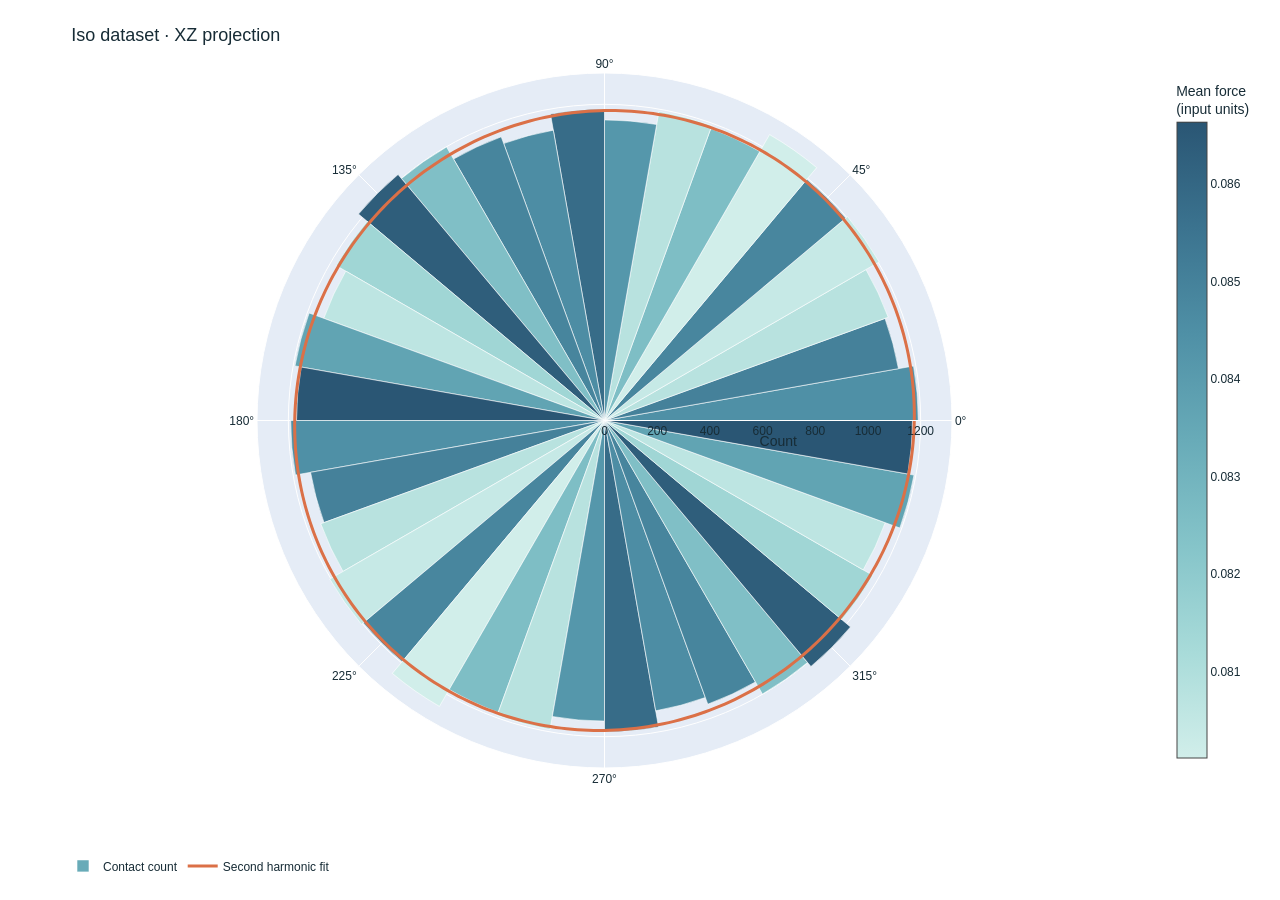
<file: outputs/polar-iso-xz.html>
<html>
<head><meta charset="utf-8" /></head>
<body>
    <div>                        <script type="text/javascript">window.PlotlyConfig = {MathJaxConfig: 'local'};</script>
        <script charset="utf-8" src="plotly.min.js"></script>                <div id="4abc8c32-a886-45e1-865d-6a346a916e12" class="plotly-graph-div" style="height:100%; width:100%;"></div>            <script type="text/javascript">                window.PLOTLYENV=window.PLOTLYENV || {};                                if (document.getElementById("4abc8c32-a886-45e1-865d-6a346a916e12")) {                    Plotly.newPlot(                        "4abc8c32-a886-45e1-865d-6a346a916e12",                        [{"customdata":{"dtype":"f8","bdata":"vVEpBV+etT8ePVTI1MK1P8635drGrrQ\u002fBItb9PqUtD85DBEBqba1P0H3bWmJgrQ\u002fLpf5USEitT9Cmc4rhq60P6ENg69CjbU\u002foyVbpCr4tT+sjw4uuKa1P08bk0cQurU\u002fixvaes0dtT\u002fOeV2x2Rm2Pwnp\u002fexS2bQ\u002fI6WWfLmltD8rRnQmi2q1Pz2K4gGLLbY\u002fMlEpBV+etT\u002fWPFTI1MK1PwG25drGrrQ\u002fA4xb9PqUtD9bCxEBqba1P6D3bWmJgrQ\u002fCpb5USEitT8umM4rhq60Pz8Og69CjbU\u002f7yVbpCr4tT95kA4uuKa1P0Mdk0cQurU\u002fZhzaes0dtT\u002f3eF2x2Rm2P57n\u002fexS2bQ\u002fDqeWfLmltD9RSHQmi2q1P26I4gGLLbY\u002f"},"hovertemplate":"%{theta:.0f}\u00b0\u003cbr\u003eCount: %{r}\u003cbr\u003eMean force: %{customdata:.3g}\u003cextra\u003e\u003c\u002fextra\u003e","marker":{"color":{"dtype":"f8","bdata":"vVEpBV+etT8ePVTI1MK1P8635drGrrQ\u002fBItb9PqUtD85DBEBqba1P0H3bWmJgrQ\u002fLpf5USEitT9Cmc4rhq60P6ENg69CjbU\u002foyVbpCr4tT+sjw4uuKa1P08bk0cQurU\u002fixvaes0dtT\u002fOeV2x2Rm2Pwnp\u002fexS2bQ\u002fI6WWfLmltD8rRnQmi2q1Pz2K4gGLLbY\u002fMlEpBV+etT\u002fWPFTI1MK1PwG25drGrrQ\u002fA4xb9PqUtD9bCxEBqba1P6D3bWmJgrQ\u002fCpb5USEitT8umM4rhq60Pz8Og69CjbU\u002f7yVbpCr4tT95kA4uuKa1P0Mdk0cQurU\u002fZhzaes0dtT\u002f3eF2x2Rm2P57n\u002fexS2bQ\u002fDqeWfLmltD9RSHQmi2q1P26I4gGLLbY\u002f"},"colorbar":{"title":{"text":"Mean force\u003cbr\u003e(input units)"}},"colorscale":[[0.0,"rgb(209, 238, 234)"],[0.16666666666666666,"rgb(168, 219, 217)"],[0.3333333333333333,"rgb(133, 196, 201)"],[0.5,"rgb(104, 171, 184)"],[0.6666666666666666,"rgb(79, 144, 166)"],[0.8333333333333334,"rgb(59, 115, 143)"],[1.0,"rgb(42, 86, 116)"]],"line":{"color":"white","width":0.6}},"name":"Contact count","r":{"dtype":"i2","bdata":"pwRtBHoEtASrBOUEmwSnBHUEnQRfBHoErwTDBJgEbgSpBJEEpwRtBHoEtASrBOUEmwSnBHUEnQRfBHoErwTDBJgEbgSpBJEE"},"theta":{"dtype":"f8","bdata":"AAAAAAAAFED\u002f\u002f\u002f\u002f\u002f\u002f\u002f8tQP\u002f\u002f\u002f\u002f\u002f\u002f\u002fzhAAAAAAACAQUAAAAAAAIBGQAAAAAAAgEtAAAAAAABAUED\u002f\u002f\u002f\u002f\u002f\u002f79SQAAAAAAAQFVAAAAAAADAV0ABAAAAAEBaQAAAAAAAwFxAAQAAAABAX0AAAAAAAOBgQAAAAAAAIGJAAAAAAABgY0AAAAAAAKBkQAAAAAAA4GVAAAAAAAAgZ0D\u002f\u002f\u002f\u002f\u002f\u002f19oQAAAAAAAoGlAAAAAAADgakAAAAAAACBsQAAAAAAAYG1A\u002f\u002f\u002f\u002f\u002f\u002f+fbkABAAAAAOBvQAAAAAAAkHBAAAAAAAAwcUAAAAAAANBxQP\u002f\u002f\u002f\u002f\u002f\u002fb3JAAAAAAAAQc0AAAAAAALBzQAAAAAAAUHRAAAAAAADwdEAAAAAAAJB1QAAAAAAAMHZA"},"width":10.0,"type":"barpolar"},{"line":{"color":"#db7047","width":3},"mode":"lines","name":"Second harmonic fit","r":{"dtype":"f8","bdata":"L63TaDZfkkDO6tOHnWCSQLNecIcEYpJAI52w92pjkkAW8cho0GSSQJA6PWs0ZpJANrQDkJZnkkAzlado9miSQKWEa4dTapJA2tNrf61rkkCfdMDkA22SQByhnkxWbpJAsip6TaRvkkB9ZSZ\u002f7XCSQC2m9noxcpJAJUje229zkkDQMZA+qHSSQF\u002fNnUHadZJAUWyVhQV3kkA2DCCtKXiSQHZzHl1GeZJA\u002fZzFPFt6kkD9abr1Z3uSQAaRLDRsfJJAMcLwpmd9kkAh+Jn\u002fWX6SQO3tkfJCf5JAdbIwNyKAkkCaUdOH94CSQG+M8aHCgZJAgZkyRoOCkkDS5oA4OYOSQEjXHEDkg5JAznWuJ4SEkkCRGFa9GIWSQDbvu9KhhZJAHHcePR+GkkA60V\u002fVkIaSQHD1EXj2hpJAZ7+BBVCHkkC10cBhnYeSQPhLrnTeh5JAcFH+KROIkkCJXUBxO4iSQIBk5D1XiJJAcL4+h2aIkkCo24pIaYiSQFHB7IBfiJJAE05xM0mIkkCBRg1nJoiSQLUpmyb3h5JAtM7XgLuHkkCty12Ic4eSQJGon1Mfh5JAt97g\u002fL6GkkDfpy2iUoaSQP+eUWXahZJA2TXNa1aFkkCnAsrexoSSQHbpDesrhJJANiXtwIWDkkDmNDuU1IKSQHixOpwYgpJAjhGME1KBkkBeYBs4gYCSQIrtDEumf5JAyPuokMF+kkDrdEZQ032SQK2pNNTbfJJAcCSkadt7kkD5lY5g0nqSQL\u002fjnQvBeZJAn18SwKd4kkDvMKjVhneSQDX3e6ZedpJAL6\u002fuji91kkC84ojt+XOSQNUs3SK+cpJApBpqkXxxkkAtc3udNXCSQCPvCq3pbpJAmmqgJ5ltkkCUmjF2RGySQG1QAQPsapJAZ1V+OZBpkkCh6CGGMWiSQPXpTVbQZpJAR7wqGG1lkkDw6YQ6CGSSQOmVqiyiYpJAl8RIXjthkkD3hkg\u002f1F+SQBITrD9tXpJAotRrzwZdkkCvgFNeoVuSQDU331s9WpJAj70YN9tYkkCS3HRee1eSQCHtsD8eVpJA652wR8RUkkAm\u002fVvibVOSQKnQfXobUpJAE0eiec1QkkBIDPZHhE+SQJjLJUxATpJAoCk+6wFNkkD2P4yIyUuSQGekfoWXSpJAdAWHQWxJkkCPZfwZSEiSQFD+\u002fWkrR5JAyNRWihZGkkDIB2LRCUWSQMDg75IFRJJAlK8rIApDkkCleYLHF0KSQNiDitQuQZJAUb\u002frj09AkkArIEk\u002fej+SQFflKiWvPpJARNjpgO49kkDzipuOOD2SQH2a\[base64]\u002fjiSQDTJfHNSOZJAD5M7yrI5kkDmye4kHzqSQMbSymGXOpJA7DtPWxs7kkAeb1LoqjuSQE+IDtxFPJJAj0wvBuw8kkDgPOEynT2SQE3A4SpZPpJAOGCQsx8\u002fkkBnEQGP8D+SQDyED3zLQJJA\u002fnVzNrBBkkDb\u002fNV2nkKSQBnI5\u002fKVQ5JAVk14XZZEkkDM241mn0WSQAaOfruwRpJAJhIKB8pHkkDXQHTx6kiSQJF6oCATSpJAlsItOEJLkkAKj5PZd0ySQPBEP6SzTZJAIleyNfVOkkCY\[base64]\u002f7XCSQC2m9noxcpJAJUje229zkkDQMZA+qHSSQF\u002fNnUHadZJAUWyVhQV3kkA2DCCtKXiSQHZzHl1GeZJA\u002fZzFPFt6kkD9abr1Z3uSQAaRLDRsfJJAMcLwpmd9kkAh+Jn\u002fWX6SQO3tkfJCf5JAdbIwNyKAkkCaUdOH94CSQG+M8aHCgZJAgZkyRoOCkkDS5oA4OYOSQEjXHEDkg5JAznWuJ4SEkkCRGFa9GIWSQDbvu9KhhZJAHHcePR+GkkA60V\u002fVkIaSQHD1EXj2hpJAZ7+BBVCHkkC10cBhnYeSQPhLrnTeh5JAcFH+KROIkkCJXUBxO4iSQIBk5D1XiJJAcL4+h2aIkkCo24pIaYiSQFHB7IBfiJJAE05xM0mIkkCBRg1nJoiSQLUpmyb3h5JAtM7XgLuHkkCty12Ic4eSQJGon1Mfh5JAt97g\u002fL6GkkDfpy2iUoaSQP+eUWXahZJA2TXNa1aFkkCnAsrexoSSQHbpDesrhJJANiXtwIWDkkDmNDuU1IKSQHixOpwYgpJAjhGME1KBkkBeYBs4gYCSQIrtDEumf5JAyPuokMF+kkDrdEZQ032SQK2pNNTbfJJAcCSkadt7kkD4lY5g0nqSQL\u002fjnQvBeZJAoF8SwKd4kkDvMKjVhneSQDX3e6ZedpJAL6\u002fuji91kkC84ojt+XOSQNUs3SK+cpJApBpqkXxxkkAtc3udNXCSQCPvCq3pbpJAmmqgJ5ltkkCUmjF2RGySQG1QAQPsapJAZ1V+OZBpkkCh6CGGMWiSQPXpTVbQZpJAR7wqGG1lkkDw6YQ6CGSSQOmVqiyiYpJAl8RIXjthkkD3hkg\u002f1F+SQBITrD9tXpJAotRrzwZdkkCvgFNeoVuSQDU331s9WpJAj70YN9tYkkCS3HRee1eSQCHtsD8eVpJA652wR8RUkkAm\u002fVvibVOSQKnQfXobUpJAE0eiec1QkkBIDPZHhE+SQJjLJUxATpJAoCk+6wFNkkD2P4yIyUuSQGekfoWXSpJAdAWHQWxJkkCPZfwZSEiSQFD+\u002fWkrR5JAyNRWihZGkkDIB2LRCUWSQMDg75IFRJJAlK8rIApDkkCleYLHF0KSQNiDitQuQZJAUb\u002frj09AkkArIEk\u002fej+SQFflKiWvPpJARNjpgO49kkDzipuOOD2SQH2a\[base64]\u002fjiSQDTJfHNSOZJAD5M7yrI5kkDmye4kHzqSQMbSymGXOpJA7DtPWxs7kkAeb1LoqjuSQE+IDtxFPJJAj0wvBuw8kkDgPOEynT2SQE3A4SpZPpJAOGCQsx8\u002fkkBnEQGP8D+SQDyED3zLQJJA\u002fnVzNrBBkkDb\u002fNV2nkKSQBnI5\u002fKVQ5JAVk14XZZEkkDN241mn0WSQAaOfruwRpJAJhIKB8pHkkDXQHTx6kiSQJF6oCATSpJAlsItOEJLkkAKj5PZd0ySQPBEP6SzTZJAIleyNfVOkkCY\u002fqApPFCSQKKCERqIUZJAKwd8n9hSkkAy1+pQLVSSQFghG8SFVZJAXhyejeFWkkAkifpAQFiSQNCHznChWZJAfrXxrgRbkkDVh5eMaVySQN3bcZrPXZJAL63TaDZfkkA="},"theta":{"dtype":"f8","bdata":"AAAAAAAAAAAAAAAAAADwPwAAAAAAAABAAQAAAAAACEAAAAAAAAAQQAAAAAAAABRAAQAAAAAAGEAAAAAAAAAcQAAAAAAAACBAAAAAAAAAIkAAAAAAAAAkQAAAAAAAACZAAQAAAAAAKEAAAAAAAAAqQAAAAAAAACxA\u002f\u002f\u002f\u002f\u002f\u002f\u002f\u002fLUAAAAAAAAAwQAAAAAAAADFAAAAAAAAAMkAAAAAAAAAzQAAAAAAAADRAAAAAAAAANUAAAAAAAAA2QAAAAAAAADdAAQAAAAAAOEAAAAAAAAA5QAAAAAAAADpAAAAAAAAAO0AAAAAAAAA8QAEAAAAAAD1A\u002f\u002f\u002f\u002f\u002f\u002f\u002f\u002fPUAAAAAAAAA\[base64]\u002f\u002f\u002f\u002f\u002f\u002f\u002f\[base64]\u002f\u002f\u002f\u002f\u002f\u002f\u002f\[base64]\u002f\u002f\u002f\u002f\u002f\u002f\u002ffbEABAAAAAABtQAAAAAAAIG1AAAAAAABAbUAAAAAAAGBtQAEAAAAAgG1AAQAAAACgbUAAAAAAAMBtQAAAAAAA4G1A\u002f\u002f\u002f\u002f\u002f\u002f\u002f\u002fbUABAAAAACBuQAAAAAAAQG5AAAAAAABgbkAAAAAAAIBuQAEAAAAAoG5AAQAAAADAbkAAAAAAAOBuQAAAAAAAAG9A\u002f\u002f\u002f\u002f\u002f\[base64]"},"type":"scatterpolar"}],                        {"template":{"data":{"histogram2dcontour":[{"type":"histogram2dcontour","colorbar":{"outlinewidth":0,"ticks":""},"colorscale":[[0.0,"#0d0887"],[0.1111111111111111,"#46039f"],[0.2222222222222222,"#7201a8"],[0.3333333333333333,"#9c179e"],[0.4444444444444444,"#bd3786"],[0.5555555555555556,"#d8576b"],[0.6666666666666666,"#ed7953"],[0.7777777777777778,"#fb9f3a"],[0.8888888888888888,"#fdca26"],[1.0,"#f0f921"]]}],"choropleth":[{"type":"choropleth","colorbar":{"outlinewidth":0,"ticks":""}}],"histogram2d":[{"type":"histogram2d","colorbar":{"outlinewidth":0,"ticks":""},"colorscale":[[0.0,"#0d0887"],[0.1111111111111111,"#46039f"],[0.2222222222222222,"#7201a8"],[0.3333333333333333,"#9c179e"],[0.4444444444444444,"#bd3786"],[0.5555555555555556,"#d8576b"],[0.6666666666666666,"#ed7953"],[0.7777777777777778,"#fb9f3a"],[0.8888888888888888,"#fdca26"],[1.0,"#f0f921"]]}],"heatmap":[{"type":"heatmap","colorbar":{"outlinewidth":0,"ticks":""},"colorscale":[[0.0,"#0d0887"],[0.1111111111111111,"#46039f"],[0.2222222222222222,"#7201a8"],[0.3333333333333333,"#9c179e"],[0.4444444444444444,"#bd3786"],[0.5555555555555556,"#d8576b"],[0.6666666666666666,"#ed7953"],[0.7777777777777778,"#fb9f3a"],[0.8888888888888888,"#fdca26"],[1.0,"#f0f921"]]}],"contourcarpet":[{"type":"contourcarpet","colorbar":{"outlinewidth":0,"ticks":""}}],"contour":[{"type":"contour","colorbar":{"outlinewidth":0,"ticks":""},"colorscale":[[0.0,"#0d0887"],[0.1111111111111111,"#46039f"],[0.2222222222222222,"#7201a8"],[0.3333333333333333,"#9c179e"],[0.4444444444444444,"#bd3786"],[0.5555555555555556,"#d8576b"],[0.6666666666666666,"#ed7953"],[0.7777777777777778,"#fb9f3a"],[0.8888888888888888,"#fdca26"],[1.0,"#f0f921"]]}],"surface":[{"type":"surface","colorbar":{"outlinewidth":0,"ticks":""},"colorscale":[[0.0,"#0d0887"],[0.1111111111111111,"#46039f"],[0.2222222222222222,"#7201a8"],[0.3333333333333333,"#9c179e"],[0.4444444444444444,"#bd3786"],[0.5555555555555556,"#d8576b"],[0.6666666666666666,"#ed7953"],[0.7777777777777778,"#fb9f3a"],[0.8888888888888888,"#fdca26"],[1.0,"#f0f921"]]}],"mesh3d":[{"type":"mesh3d","colorbar":{"outlinewidth":0,"ticks":""}}],"scatter":[{"fillpattern":{"fillmode":"overlay","size":10,"solidity":0.2},"type":"scatter"}],"parcoords":[{"type":"parcoords","line":{"colorbar":{"outlinewidth":0,"ticks":""}}}],"scatterpolargl":[{"type":"scatterpolargl","marker":{"colorbar":{"outlinewidth":0,"ticks":""}}}],"bar":[{"error_x":{"color":"#2a3f5f"},"error_y":{"color":"#2a3f5f"},"marker":{"line":{"color":"#E5ECF6","width":0.5},"pattern":{"fillmode":"overlay","size":10,"solidity":0.2}},"type":"bar"}],"scattergeo":[{"type":"scattergeo","marker":{"colorbar":{"outlinewidth":0,"ticks":""}}}],"scatterpolar":[{"type":"scatterpolar","marker":{"colorbar":{"outlinewidth":0,"ticks":""}}}],"histogram":[{"marker":{"pattern":{"fillmode":"overlay","size":10,"solidity":0.2}},"type":"histogram"}],"scattergl":[{"type":"scattergl","marker":{"colorbar":{"outlinewidth":0,"ticks":""}}}],"scatter3d":[{"type":"scatter3d","line":{"colorbar":{"outlinewidth":0,"ticks":""}},"marker":{"colorbar":{"outlinewidth":0,"ticks":""}}}],"scattermap":[{"type":"scattermap","marker":{"colorbar":{"outlinewidth":0,"ticks":""}}}],"scattermapbox":[{"type":"scattermapbox","marker":{"colorbar":{"outlinewidth":0,"ticks":""}}}],"scatterternary":[{"type":"scatterternary","marker":{"colorbar":{"outlinewidth":0,"ticks":""}}}],"scattercarpet":[{"type":"scattercarpet","marker":{"colorbar":{"outlinewidth":0,"ticks":""}}}],"carpet":[{"aaxis":{"endlinecolor":"#2a3f5f","gridcolor":"white","linecolor":"white","minorgridcolor":"white","startlinecolor":"#2a3f5f"},"baxis":{"endlinecolor":"#2a3f5f","gridcolor":"white","linecolor":"white","minorgridcolor":"white","startlinecolor":"#2a3f5f"},"type":"carpet"}],"table":[{"cells":{"fill":{"color":"#EBF0F8"},"line":{"color":"white"}},"header":{"fill":{"color":"#C8D4E3"},"line":{"color":"white"}},"type":"table"}],"barpolar":[{"marker":{"line":{"color":"#E5ECF6","width":0.5},"pattern":{"fillmode":"overlay","size":10,"solidity":0.2}},"type":"barpolar"}],"pie":[{"automargin":true,"type":"pie"}]},"layout":{"autotypenumbers":"strict","colorway":["#636efa","#EF553B","#00cc96","#ab63fa","#FFA15A","#19d3f3","#FF6692","#B6E880","#FF97FF","#FECB52"],"font":{"color":"#2a3f5f"},"hovermode":"closest","hoverlabel":{"align":"left"},"paper_bgcolor":"white","plot_bgcolor":"#E5ECF6","polar":{"bgcolor":"#E5ECF6","angularaxis":{"gridcolor":"white","linecolor":"white","ticks":""},"radialaxis":{"gridcolor":"white","linecolor":"white","ticks":""}},"ternary":{"bgcolor":"#E5ECF6","aaxis":{"gridcolor":"white","linecolor":"white","ticks":""},"baxis":{"gridcolor":"white","linecolor":"white","ticks":""},"caxis":{"gridcolor":"white","linecolor":"white","ticks":""}},"coloraxis":{"colorbar":{"outlinewidth":0,"ticks":""}},"colorscale":{"sequential":[[0.0,"#0d0887"],[0.1111111111111111,"#46039f"],[0.2222222222222222,"#7201a8"],[0.3333333333333333,"#9c179e"],[0.4444444444444444,"#bd3786"],[0.5555555555555556,"#d8576b"],[0.6666666666666666,"#ed7953"],[0.7777777777777778,"#fb9f3a"],[0.8888888888888888,"#fdca26"],[1.0,"#f0f921"]],"sequentialminus":[[0.0,"#0d0887"],[0.1111111111111111,"#46039f"],[0.2222222222222222,"#7201a8"],[0.3333333333333333,"#9c179e"],[0.4444444444444444,"#bd3786"],[0.5555555555555556,"#d8576b"],[0.6666666666666666,"#ed7953"],[0.7777777777777778,"#fb9f3a"],[0.8888888888888888,"#fdca26"],[1.0,"#f0f921"]],"diverging":[[0,"#8e0152"],[0.1,"#c51b7d"],[0.2,"#de77ae"],[0.3,"#f1b6da"],[0.4,"#fde0ef"],[0.5,"#f7f7f7"],[0.6,"#e6f5d0"],[0.7,"#b8e186"],[0.8,"#7fbc41"],[0.9,"#4d9221"],[1,"#276419"]]},"xaxis":{"gridcolor":"white","linecolor":"white","ticks":"","title":{"standoff":15},"zerolinecolor":"white","automargin":true,"zerolinewidth":2},"yaxis":{"gridcolor":"white","linecolor":"white","ticks":"","title":{"standoff":15},"zerolinecolor":"white","automargin":true,"zerolinewidth":2},"scene":{"xaxis":{"backgroundcolor":"#E5ECF6","gridcolor":"white","linecolor":"white","showbackground":true,"ticks":"","zerolinecolor":"white","gridwidth":2},"yaxis":{"backgroundcolor":"#E5ECF6","gridcolor":"white","linecolor":"white","showbackground":true,"ticks":"","zerolinecolor":"white","gridwidth":2},"zaxis":{"backgroundcolor":"#E5ECF6","gridcolor":"white","linecolor":"white","showbackground":true,"ticks":"","zerolinecolor":"white","gridwidth":2}},"shapedefaults":{"line":{"color":"#2a3f5f"}},"annotationdefaults":{"arrowcolor":"#2a3f5f","arrowhead":0,"arrowwidth":1},"geo":{"bgcolor":"white","landcolor":"#E5ECF6","subunitcolor":"white","showland":true,"showlakes":true,"lakecolor":"white"},"title":{"x":0.05},"mapbox":{"style":"light"}}},"legend":{"orientation":"h","y":-0.12},"polar":{"angularaxis":{"rotation":0,"direction":"counterclockwise"},"radialaxis":{"title":{"text":"Count"}}},"title":{"font":{"size":18},"text":"Iso dataset \u00b7 XZ projection"},"font":{"family":"Arial, sans-serif","color":"#172c36"},"margin":{"l":55,"r":55,"t":65,"b":45},"paper_bgcolor":"white","plot_bgcolor":"white","autosize":true},                        {"responsive": true, "displaylogo": false, "scrollZoom": false}                    )                };            </script>        </div>
</body>
</html>
</file>
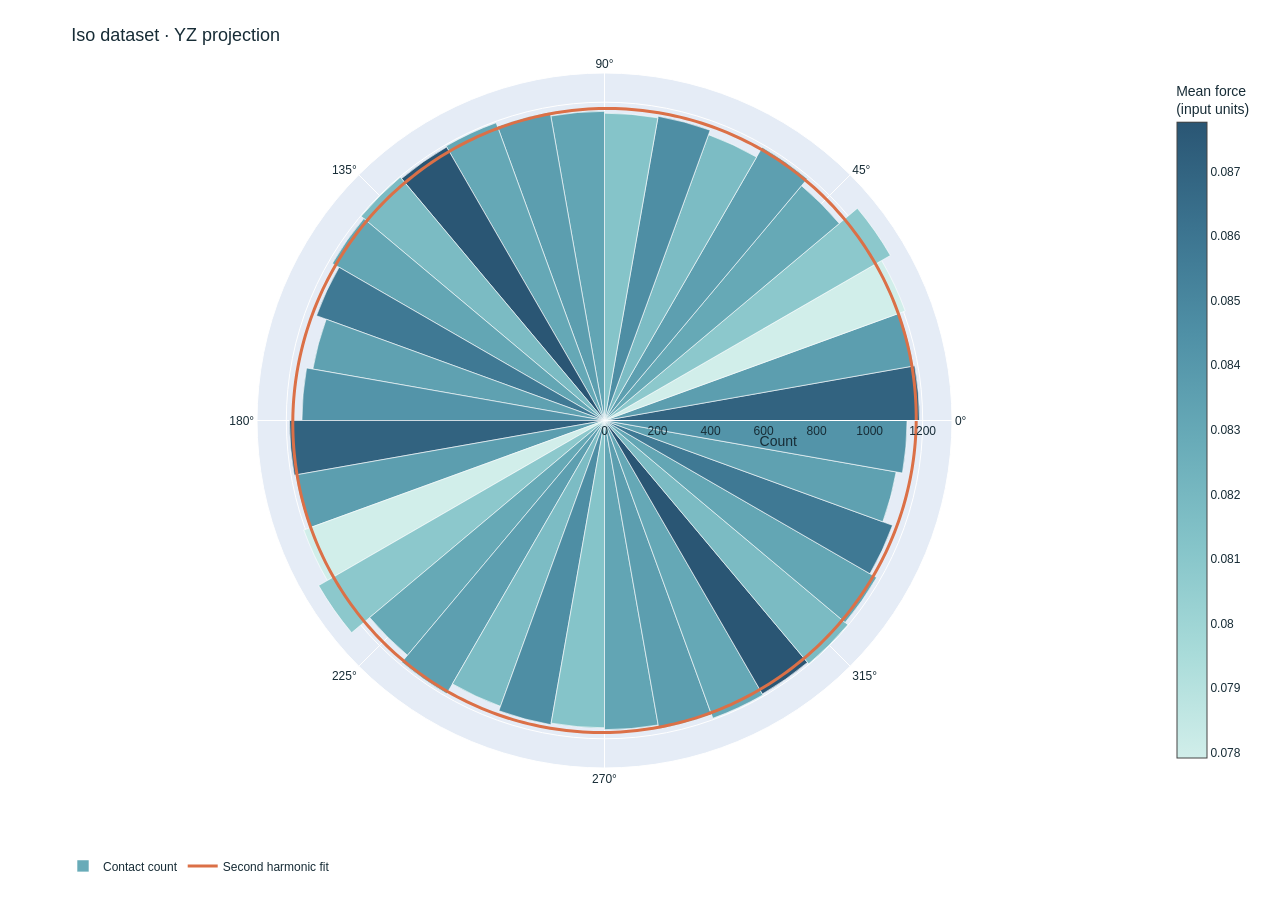
<file: outputs/polar-iso-yz.html>
<html>
<head><meta charset="utf-8" /></head>
<body>
    <div>                        <script type="text/javascript">window.PlotlyConfig = {MathJaxConfig: 'local'};</script>
        <script charset="utf-8" src="plotly.min.js"></script>                <div id="94c1e717-9260-439c-87ee-3f7a1a4889a9" class="plotly-graph-div" style="height:100%; width:100%;"></div>            <script type="text/javascript">                window.PLOTLYENV=window.PLOTLYENV || {};                                if (document.getElementById("94c1e717-9260-439c-87ee-3f7a1a4889a9")) {                    Plotly.newPlot(                        "94c1e717-9260-439c-87ee-3f7a1a4889a9",                        [{"customdata":{"dtype":"f8","bdata":"lN1YWPpGtj+kYZf8wmm1P+rmhmd48rM\u002fr0v19Fm1tD\u002fL9xBRHD61P66MZVpcZbU\u002fFDh+hsPrtD+gI1edYKi1PwCOIlEcyrQ\u002fswjJFmdNtT\u002fI398bU2m1P1pX2mUtQbU\u002fDRzOkbZ3tj+9Sj71I\u002fC0P\u002fO7a1Y4SrU\u002fDNLIJDn0tT8yKRW1O121P7oRMUYdj7U\u002fEN5YWPpGtj\u002fXYpf8wmm1P\u002fnmhmd48rM\u002fkUv19Fm1tD8k9xBRHD61PwSNZVpcZbU\u002f6zl+hsPrtD9hI1edYKi1P9CMIlEcyrQ\u002fjQnJFmdNtT+z3t8bU2m1PxVX2mUtQbU\u002fah7OkbZ3tj\u002f3Sz71I\u002fC0P7y7a1Y4SrU\u002fKNPIJDn0tT+7JhW1O121P58SMUYdj7U\u002f"},"hovertemplate":"%{theta:.0f}\u00b0\u003cbr\u003eCount: %{r}\u003cbr\u003eMean force: %{customdata:.3g}\u003cextra\u003e\u003c\u002fextra\u003e","marker":{"color":{"dtype":"f8","bdata":"lN1YWPpGtj+kYZf8wmm1P+rmhmd48rM\u002fr0v19Fm1tD\u002fL9xBRHD61P66MZVpcZbU\u002fFDh+hsPrtD+gI1edYKi1PwCOIlEcyrQ\u002fswjJFmdNtT\u002fI398bU2m1P1pX2mUtQbU\u002fDRzOkbZ3tj+9Sj71I\u002fC0P\u002fO7a1Y4SrU\u002fDNLIJDn0tT8yKRW1O121P7oRMUYdj7U\u002fEN5YWPpGtj\u002fXYpf8wmm1P\u002fnmhmd48rM\u002fkUv19Fm1tD8k9xBRHD61PwSNZVpcZbU\u002f6zl+hsPrtD9hI1edYKi1P9CMIlEcyrQ\u002fjQnJFmdNtT+z3t8bU2m1PxVX2mUtQbU\u002fah7OkbZ3tj\u002f3Sz71I\u002fC0P7y7a1Y4SrU\u002fKNPIJDn0tT+7JhW1O121P58SMUYdj7U\u002f"},"colorbar":{"title":{"text":"Mean force\u003cbr\u003e(input units)"}},"colorscale":[[0.0,"rgb(209, 238, 234)"],[0.16666666666666666,"rgb(168, 219, 217)"],[0.3333333333333333,"rgb(133, 196, 201)"],[0.5,"rgb(104, 171, 184)"],[0.6666666666666666,"rgb(79, 144, 166)"],[0.8333333333333334,"rgb(59, 115, 143)"],[1.0,"rgb(42, 86, 116)"]],"line":{"color":"white","width":0.6}},"name":"Contact count","r":{"dtype":"i2","bdata":"pASfBLcE3QSEBKYEewSNBIcEjgScBKsEpwSuBKEEhARdBHUEpASfBLcE3QSEBKYEewSNBIcEjgScBKsEpwSuBKEEhARdBHUE"},"theta":{"dtype":"f8","bdata":"AAAAAAAAFED\u002f\u002f\u002f\u002f\u002f\u002f\u002f8tQP\u002f\u002f\u002f\u002f\u002f\u002f\u002fzhAAAAAAACAQUAAAAAAAIBGQAAAAAAAgEtAAAAAAABAUED\u002f\u002f\u002f\u002f\u002f\u002f79SQAAAAAAAQFVAAAAAAADAV0ABAAAAAEBaQAAAAAAAwFxAAQAAAABAX0AAAAAAAOBgQAAAAAAAIGJAAAAAAABgY0AAAAAAAKBkQAAAAAAA4GVAAAAAAAAgZ0D\u002f\u002f\u002f\u002f\u002f\u002f19oQAAAAAAAoGlAAAAAAADgakAAAAAAACBsQAAAAAAAYG1A\u002f\u002f\u002f\u002f\u002f\u002f+fbkABAAAAAOBvQAAAAAAAkHBAAAAAAAAwcUAAAAAAANBxQP\u002f\u002f\u002f\u002f\u002f\u002fb3JAAAAAAAAQc0AAAAAAALBzQAAAAAAAUHRAAAAAAADwdEAAAAAAAJB1QAAAAAAAMHZA"},"width":10.0,"type":"barpolar"},{"line":{"color":"#db7047","width":3},"mode":"lines","name":"Second harmonic fit","r":{"dtype":"f8","bdata":"0eWAqxlekkAFTT9W2V6SQC+Oo26ZX5JAtrbDuFlgkkDyUKb4GWGSQOgYVfLZYZJA8q\u002fvaZlikkClSb4jWGOSQP9LROQVZJJAMN1ScNJkkkAQWRuNjWWSQKOoQQBHZpJA3XXuj\[base64]\[base64]\[base64]\[base64]\u002fe3cMtLkkDYklkhC0ySQBzeKR1RTJJA+\u002fdUTp1MkkAfSBed70ySQM7oxO9HTZJApqjRKqZNkkArotkwCk6SQHpmquJzTpJAMbhMH+NOkkCi0w7EV0+SQANBj6zRT5JAPy3IslBQkkDuRRuv1FCSQLAUXnhdUZJAFNbm4+pRkkAMyJnFfFKSQM7r9u8SU5JAxzYoNK1TkkBLLhBiS1SSQE\u002fpWEjtVJJAsHODtJJVkkAHjvdyO1aSQFLFE0\u002fnVpJANN09E5ZXkkD3h\u002fOIR1iSQMFm23j7WJJAB03WqrFZkkCVwRDmaVqSQOK3FPEjW5JAFHzbkd9bkkAYzN+NnFySQEsYMKpaXZJA0eWAqxlekkAFTT9W2V6SQC+Oo26ZX5JAtrbDuFlgkkDyUKb4GWGSQOgYVfLZYZJA8q\u002fvaZlikkClSb4jWGOSQP9LROQVZJJAMN1ScNJkkkAQWRuNjWWSQKOoQQBHZpJA3XXuj\[base64]\[base64]\[base64]\[base64]\u002fe3cMtLkkDYklkhC0ySQBzeKR1RTJJA+\u002fdUTp1MkkAfSBed70ySQM7oxO9HTZJApqjRKqZNkkArotkwCk6SQHpmquJzTpJAMbhMH+NOkkCi0w7EV0+SQANBj6zRT5JAPy3IslBQkkDuRRuv1FCSQLAUXnhdUZJAFNbm4+pRkkAMyJnFfFKSQM7r9u8SU5JAxzYoNK1TkkBLLhBiS1SSQE\u002fpWEjtVJJAsHODtJJVkkAHjvdyO1aSQFLFE0\u002fnVpJANN09E5ZXkkD3h\u002fOIR1iSQMFm23j7WJJAB03WqrFZkkCVwRDmaVqSQOK3FPEjW5JAFHzbkd9bkkAYzN+NnFySQEsYMKpaXZJA0eWAqxlekkA="},"theta":{"dtype":"f8","bdata":"AAAAAAAAAAAAAAAAAADwPwAAAAAAAABAAQAAAAAACEAAAAAAAAAQQAAAAAAAABRAAQAAAAAAGEAAAAAAAAAcQAAAAAAAACBAAAAAAAAAIkAAAAAAAAAkQAAAAAAAACZAAQAAAAAAKEAAAAAAAAAqQAAAAAAAACxA\u002f\u002f\u002f\u002f\u002f\u002f\u002f\u002fLUAAAAAAAAAwQAAAAAAAADFAAAAAAAAAMkAAAAAAAAAzQAAAAAAAADRAAAAAAAAANUAAAAAAAAA2QAAAAAAAADdAAQAAAAAAOEAAAAAAAAA5QAAAAAAAADpAAAAAAAAAO0AAAAAAAAA8QAEAAAAAAD1A\u002f\u002f\u002f\u002f\u002f\u002f\u002f\u002fPUAAAAAAAAA\[base64]\u002f\u002f\u002f\u002f\u002f\u002f\u002f\[base64]\u002f\u002f\u002f\u002f\u002f\u002f\u002f\[base64]\u002f\u002f\u002f\u002f\u002f\u002f\u002ffbEABAAAAAABtQAAAAAAAIG1AAAAAAABAbUAAAAAAAGBtQAEAAAAAgG1AAQAAAACgbUAAAAAAAMBtQAAAAAAA4G1A\u002f\u002f\u002f\u002f\u002f\u002f\u002f\u002fbUABAAAAACBuQAAAAAAAQG5AAAAAAABgbkAAAAAAAIBuQAEAAAAAoG5AAQAAAADAbkAAAAAAAOBuQAAAAAAAAG9A\u002f\u002f\u002f\u002f\u002f\[base64]"},"type":"scatterpolar"}],                        {"template":{"data":{"histogram2dcontour":[{"type":"histogram2dcontour","colorbar":{"outlinewidth":0,"ticks":""},"colorscale":[[0.0,"#0d0887"],[0.1111111111111111,"#46039f"],[0.2222222222222222,"#7201a8"],[0.3333333333333333,"#9c179e"],[0.4444444444444444,"#bd3786"],[0.5555555555555556,"#d8576b"],[0.6666666666666666,"#ed7953"],[0.7777777777777778,"#fb9f3a"],[0.8888888888888888,"#fdca26"],[1.0,"#f0f921"]]}],"choropleth":[{"type":"choropleth","colorbar":{"outlinewidth":0,"ticks":""}}],"histogram2d":[{"type":"histogram2d","colorbar":{"outlinewidth":0,"ticks":""},"colorscale":[[0.0,"#0d0887"],[0.1111111111111111,"#46039f"],[0.2222222222222222,"#7201a8"],[0.3333333333333333,"#9c179e"],[0.4444444444444444,"#bd3786"],[0.5555555555555556,"#d8576b"],[0.6666666666666666,"#ed7953"],[0.7777777777777778,"#fb9f3a"],[0.8888888888888888,"#fdca26"],[1.0,"#f0f921"]]}],"heatmap":[{"type":"heatmap","colorbar":{"outlinewidth":0,"ticks":""},"colorscale":[[0.0,"#0d0887"],[0.1111111111111111,"#46039f"],[0.2222222222222222,"#7201a8"],[0.3333333333333333,"#9c179e"],[0.4444444444444444,"#bd3786"],[0.5555555555555556,"#d8576b"],[0.6666666666666666,"#ed7953"],[0.7777777777777778,"#fb9f3a"],[0.8888888888888888,"#fdca26"],[1.0,"#f0f921"]]}],"contourcarpet":[{"type":"contourcarpet","colorbar":{"outlinewidth":0,"ticks":""}}],"contour":[{"type":"contour","colorbar":{"outlinewidth":0,"ticks":""},"colorscale":[[0.0,"#0d0887"],[0.1111111111111111,"#46039f"],[0.2222222222222222,"#7201a8"],[0.3333333333333333,"#9c179e"],[0.4444444444444444,"#bd3786"],[0.5555555555555556,"#d8576b"],[0.6666666666666666,"#ed7953"],[0.7777777777777778,"#fb9f3a"],[0.8888888888888888,"#fdca26"],[1.0,"#f0f921"]]}],"surface":[{"type":"surface","colorbar":{"outlinewidth":0,"ticks":""},"colorscale":[[0.0,"#0d0887"],[0.1111111111111111,"#46039f"],[0.2222222222222222,"#7201a8"],[0.3333333333333333,"#9c179e"],[0.4444444444444444,"#bd3786"],[0.5555555555555556,"#d8576b"],[0.6666666666666666,"#ed7953"],[0.7777777777777778,"#fb9f3a"],[0.8888888888888888,"#fdca26"],[1.0,"#f0f921"]]}],"mesh3d":[{"type":"mesh3d","colorbar":{"outlinewidth":0,"ticks":""}}],"scatter":[{"fillpattern":{"fillmode":"overlay","size":10,"solidity":0.2},"type":"scatter"}],"parcoords":[{"type":"parcoords","line":{"colorbar":{"outlinewidth":0,"ticks":""}}}],"scatterpolargl":[{"type":"scatterpolargl","marker":{"colorbar":{"outlinewidth":0,"ticks":""}}}],"bar":[{"error_x":{"color":"#2a3f5f"},"error_y":{"color":"#2a3f5f"},"marker":{"line":{"color":"#E5ECF6","width":0.5},"pattern":{"fillmode":"overlay","size":10,"solidity":0.2}},"type":"bar"}],"scattergeo":[{"type":"scattergeo","marker":{"colorbar":{"outlinewidth":0,"ticks":""}}}],"scatterpolar":[{"type":"scatterpolar","marker":{"colorbar":{"outlinewidth":0,"ticks":""}}}],"histogram":[{"marker":{"pattern":{"fillmode":"overlay","size":10,"solidity":0.2}},"type":"histogram"}],"scattergl":[{"type":"scattergl","marker":{"colorbar":{"outlinewidth":0,"ticks":""}}}],"scatter3d":[{"type":"scatter3d","line":{"colorbar":{"outlinewidth":0,"ticks":""}},"marker":{"colorbar":{"outlinewidth":0,"ticks":""}}}],"scattermap":[{"type":"scattermap","marker":{"colorbar":{"outlinewidth":0,"ticks":""}}}],"scattermapbox":[{"type":"scattermapbox","marker":{"colorbar":{"outlinewidth":0,"ticks":""}}}],"scatterternary":[{"type":"scatterternary","marker":{"colorbar":{"outlinewidth":0,"ticks":""}}}],"scattercarpet":[{"type":"scattercarpet","marker":{"colorbar":{"outlinewidth":0,"ticks":""}}}],"carpet":[{"aaxis":{"endlinecolor":"#2a3f5f","gridcolor":"white","linecolor":"white","minorgridcolor":"white","startlinecolor":"#2a3f5f"},"baxis":{"endlinecolor":"#2a3f5f","gridcolor":"white","linecolor":"white","minorgridcolor":"white","startlinecolor":"#2a3f5f"},"type":"carpet"}],"table":[{"cells":{"fill":{"color":"#EBF0F8"},"line":{"color":"white"}},"header":{"fill":{"color":"#C8D4E3"},"line":{"color":"white"}},"type":"table"}],"barpolar":[{"marker":{"line":{"color":"#E5ECF6","width":0.5},"pattern":{"fillmode":"overlay","size":10,"solidity":0.2}},"type":"barpolar"}],"pie":[{"automargin":true,"type":"pie"}]},"layout":{"autotypenumbers":"strict","colorway":["#636efa","#EF553B","#00cc96","#ab63fa","#FFA15A","#19d3f3","#FF6692","#B6E880","#FF97FF","#FECB52"],"font":{"color":"#2a3f5f"},"hovermode":"closest","hoverlabel":{"align":"left"},"paper_bgcolor":"white","plot_bgcolor":"#E5ECF6","polar":{"bgcolor":"#E5ECF6","angularaxis":{"gridcolor":"white","linecolor":"white","ticks":""},"radialaxis":{"gridcolor":"white","linecolor":"white","ticks":""}},"ternary":{"bgcolor":"#E5ECF6","aaxis":{"gridcolor":"white","linecolor":"white","ticks":""},"baxis":{"gridcolor":"white","linecolor":"white","ticks":""},"caxis":{"gridcolor":"white","linecolor":"white","ticks":""}},"coloraxis":{"colorbar":{"outlinewidth":0,"ticks":""}},"colorscale":{"sequential":[[0.0,"#0d0887"],[0.1111111111111111,"#46039f"],[0.2222222222222222,"#7201a8"],[0.3333333333333333,"#9c179e"],[0.4444444444444444,"#bd3786"],[0.5555555555555556,"#d8576b"],[0.6666666666666666,"#ed7953"],[0.7777777777777778,"#fb9f3a"],[0.8888888888888888,"#fdca26"],[1.0,"#f0f921"]],"sequentialminus":[[0.0,"#0d0887"],[0.1111111111111111,"#46039f"],[0.2222222222222222,"#7201a8"],[0.3333333333333333,"#9c179e"],[0.4444444444444444,"#bd3786"],[0.5555555555555556,"#d8576b"],[0.6666666666666666,"#ed7953"],[0.7777777777777778,"#fb9f3a"],[0.8888888888888888,"#fdca26"],[1.0,"#f0f921"]],"diverging":[[0,"#8e0152"],[0.1,"#c51b7d"],[0.2,"#de77ae"],[0.3,"#f1b6da"],[0.4,"#fde0ef"],[0.5,"#f7f7f7"],[0.6,"#e6f5d0"],[0.7,"#b8e186"],[0.8,"#7fbc41"],[0.9,"#4d9221"],[1,"#276419"]]},"xaxis":{"gridcolor":"white","linecolor":"white","ticks":"","title":{"standoff":15},"zerolinecolor":"white","automargin":true,"zerolinewidth":2},"yaxis":{"gridcolor":"white","linecolor":"white","ticks":"","title":{"standoff":15},"zerolinecolor":"white","automargin":true,"zerolinewidth":2},"scene":{"xaxis":{"backgroundcolor":"#E5ECF6","gridcolor":"white","linecolor":"white","showbackground":true,"ticks":"","zerolinecolor":"white","gridwidth":2},"yaxis":{"backgroundcolor":"#E5ECF6","gridcolor":"white","linecolor":"white","showbackground":true,"ticks":"","zerolinecolor":"white","gridwidth":2},"zaxis":{"backgroundcolor":"#E5ECF6","gridcolor":"white","linecolor":"white","showbackground":true,"ticks":"","zerolinecolor":"white","gridwidth":2}},"shapedefaults":{"line":{"color":"#2a3f5f"}},"annotationdefaults":{"arrowcolor":"#2a3f5f","arrowhead":0,"arrowwidth":1},"geo":{"bgcolor":"white","landcolor":"#E5ECF6","subunitcolor":"white","showland":true,"showlakes":true,"lakecolor":"white"},"title":{"x":0.05},"mapbox":{"style":"light"}}},"legend":{"orientation":"h","y":-0.12},"polar":{"angularaxis":{"rotation":0,"direction":"counterclockwise"},"radialaxis":{"title":{"text":"Count"}}},"title":{"font":{"size":18},"text":"Iso dataset \u00b7 YZ projection"},"font":{"family":"Arial, sans-serif","color":"#172c36"},"margin":{"l":55,"r":55,"t":65,"b":45},"paper_bgcolor":"white","plot_bgcolor":"white","autosize":true},                        {"responsive": true, "displaylogo": false, "scrollZoom": false}                    )                };            </script>        </div>
</body>
</html>
</file>
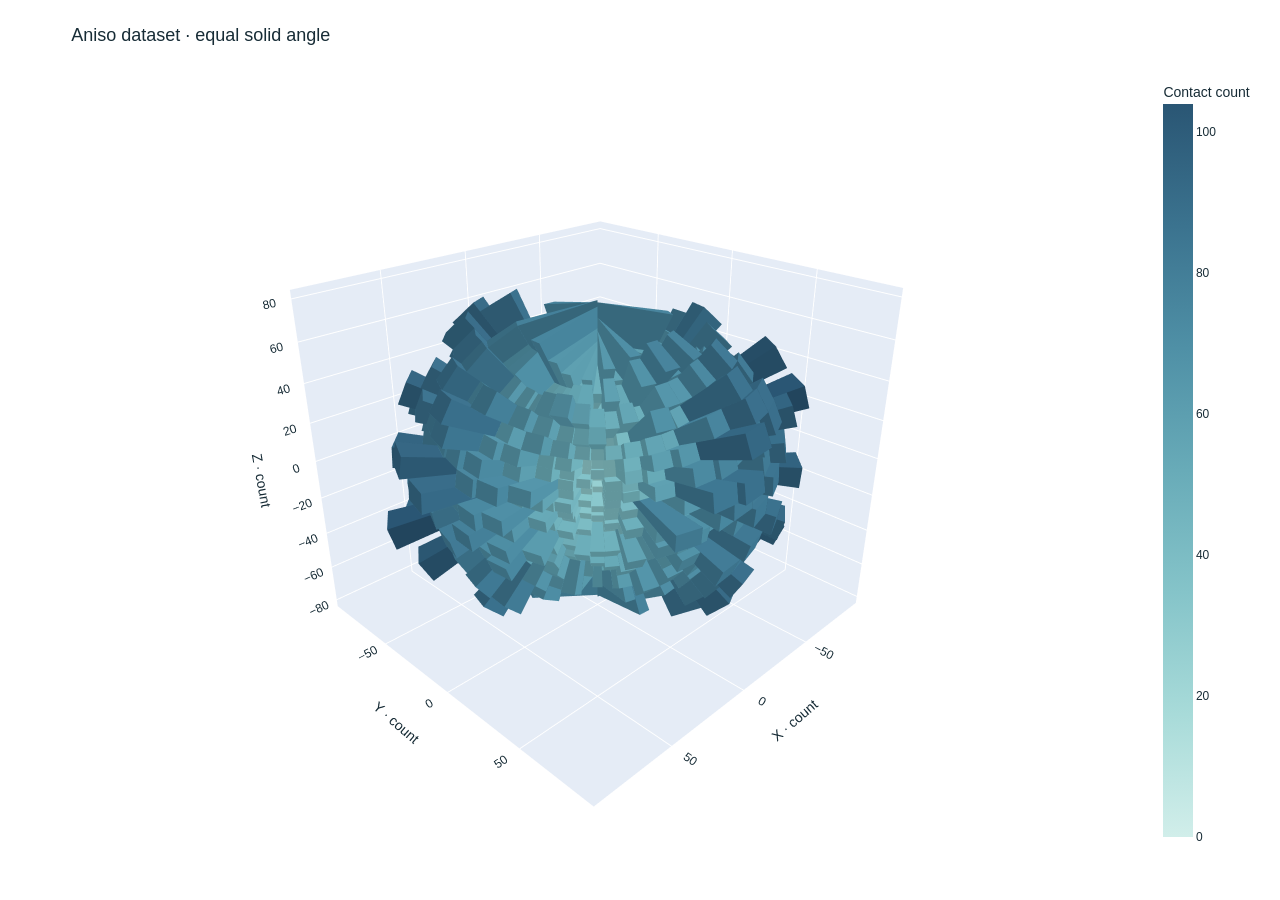
<file: outputs/sphere-aniso.html>
<html>
<head><meta charset="utf-8" /></head>
<body>
    <div>                        <script type="text/javascript">window.PlotlyConfig = {MathJaxConfig: 'local'};</script>
        <script charset="utf-8" src="plotly.min.js"></script>                <div id="bd7b844a-424f-473c-96ba-2b06d3389e07" class="plotly-graph-div" style="height:100%; width:100%;"></div>            <script type="text/javascript">                window.PLOTLYENV=window.PLOTLYENV || {};                                if (document.getElementById("bd7b844a-424f-473c-96ba-2b06d3389e07")) {                    Plotly.newPlot(                        "bd7b844a-424f-473c-96ba-2b06d3389e07",                        [{"cmax":104,"cmin":0,"colorbar":{"title":{"text":"Contact count"}},"colorscale":[[0.0,"rgb(209, 238, 234)"],[0.16666666666666666,"rgb(168, 219, 217)"],[0.3333333333333333,"rgb(133, 196, 201)"],[0.5,"rgb(104, 171, 184)"],[0.6666666666666666,"rgb(79, 144, 166)"],[0.8333333333333334,"rgb(59, 115, 143)"],[1.0,"rgb(42, 86, 116)"]],"flatshading":true,"hovertemplate":"Count: %{intensity}\u003cextra\u003e\u003c\u002fextra\u003e","i":{"dtype":"i2","bdata":"[base64]\[base64]\u002fwD\[base64]\u002fwH\u002fAf4B\[base64]\[base64]\u002fgL+Av0C\[base64]\[base64]\[base64]\u002fID8gPyA\u002fID+AP4A\u002fcD9wP3A\u002fcD\u002fQP9A\u002fwD\u002fAP8A\[base64]\[base64]\u002fBL8ExQTFBMQExATEBMQEygTKBMkEyQTJBMkEzwTPBM4EzgTOBM4E1ATUBNME0wTTBNME2QTZBNgE2ATYBNgE3gTeBN0E3QTdBN0E4wTjBOIE4gTiBOIE6AToBOcE5wTnBOcE7QTtBOwE7ATsBOwE8gTyBPEE8QTxBPEE9wT3BPYE9gT2BPYE\[base64]\[base64]\u002fwX\[base64]\u002fwb\u002fBv4G\[base64]\[base64]\u002fMH8wfzB\u002fMH+Qf5B\u002fgH+Af4B\u002fgH\u002fgf+B\u002f0H\u002fQf9B\[base64]\[base64]\[base64]\u002fQj9CPwI\[base64]\[base64]\u002fCb8JxQnFCcQJxAnECcQJygnKCckJyQnJCckJzwnPCc4JzgnOCc4J1AnUCdMJ0wnTCdMJ2QnZCdgJ2AnYCdgJ3gneCd0J3QndCd0J4wnjCeIJ4gniCeIJ6AnoCecJ5wnnCecJ7QntCewJ7AnsCewJ8gnyCfEJ8QnxCfEJ9wn3CfYJ9gn2CfYJ\[base64]\[base64]\u002f8K\u002fwr\[base64]\u002fQL9Av0C\u002fQL+gv6C\u002fkL+Qv5C\u002fkL\u002fwv\u002fC\u002f4L\u002fgv+C\[base64]\[base64]"},"intensity":[49.0,49.0,49.0,49.0,49.0,49.0,71.0,71.0,71.0,71.0,71.0,71.0,67.0,67.0,67.0,67.0,67.0,67.0,50.0,50.0,50.0,50.0,50.0,50.0,55.0,55.0,55.0,55.0,55.0,55.0,74.0,74.0,74.0,74.0,74.0,74.0,71.0,71.0,71.0,71.0,71.0,71.0,65.0,65.0,65.0,65.0,65.0,65.0,71.0,71.0,71.0,71.0,71.0,71.0,57.0,57.0,57.0,57.0,57.0,57.0,74.0,74.0,74.0,74.0,74.0,74.0,60.0,60.0,60.0,60.0,60.0,60.0,63.0,63.0,63.0,63.0,63.0,63.0,49.0,49.0,49.0,49.0,49.0,49.0,65.0,65.0,65.0,65.0,65.0,65.0,58.0,58.0,58.0,58.0,58.0,58.0,51.0,51.0,51.0,51.0,51.0,51.0,66.0,66.0,66.0,66.0,66.0,66.0,56.0,56.0,56.0,56.0,56.0,56.0,64.0,64.0,64.0,64.0,64.0,64.0,59.0,59.0,59.0,59.0,59.0,59.0,56.0,56.0,56.0,56.0,56.0,56.0,52.0,52.0,52.0,52.0,52.0,52.0,62.0,62.0,62.0,62.0,62.0,62.0,47.0,47.0,47.0,47.0,47.0,47.0,54.0,54.0,54.0,54.0,54.0,54.0,46.0,46.0,46.0,46.0,46.0,46.0,56.0,56.0,56.0,56.0,56.0,56.0,67.0,67.0,67.0,67.0,67.0,67.0,49.0,49.0,49.0,49.0,49.0,49.0,49.0,49.0,49.0,49.0,49.0,49.0,63.0,63.0,63.0,63.0,63.0,63.0,59.0,59.0,59.0,59.0,59.0,59.0,63.0,63.0,63.0,63.0,63.0,63.0,51.0,51.0,51.0,51.0,51.0,51.0,60.0,60.0,60.0,60.0,60.0,60.0,63.0,63.0,63.0,63.0,63.0,63.0,65.0,65.0,65.0,65.0,65.0,65.0,49.0,49.0,49.0,49.0,49.0,49.0,46.0,46.0,46.0,46.0,46.0,46.0,40.0,40.0,40.0,40.0,40.0,40.0,46.0,46.0,46.0,46.0,46.0,46.0,40.0,40.0,40.0,40.0,40.0,40.0,43.0,43.0,43.0,43.0,43.0,43.0,45.0,45.0,45.0,45.0,45.0,45.0,41.0,41.0,41.0,41.0,41.0,41.0,42.0,42.0,42.0,42.0,42.0,42.0,41.0,41.0,41.0,41.0,41.0,41.0,47.0,47.0,47.0,47.0,47.0,47.0,54.0,54.0,54.0,54.0,54.0,54.0,51.0,51.0,51.0,51.0,51.0,51.0,64.0,64.0,64.0,64.0,64.0,64.0,54.0,54.0,54.0,54.0,54.0,54.0,50.0,50.0,50.0,50.0,50.0,50.0,56.0,56.0,56.0,56.0,56.0,56.0,47.0,47.0,47.0,47.0,47.0,47.0,37.0,37.0,37.0,37.0,37.0,37.0,50.0,50.0,50.0,50.0,50.0,50.0,40.0,40.0,40.0,40.0,40.0,40.0,34.0,34.0,34.0,34.0,34.0,34.0,26.0,26.0,26.0,26.0,26.0,26.0,34.0,34.0,34.0,34.0,34.0,34.0,29.0,29.0,29.0,29.0,29.0,29.0,28.0,28.0,28.0,28.0,28.0,28.0,37.0,37.0,37.0,37.0,37.0,37.0,28.0,28.0,28.0,28.0,28.0,28.0,28.0,28.0,28.0,28.0,28.0,28.0,44.0,44.0,44.0,44.0,44.0,44.0,50.0,50.0,50.0,50.0,50.0,50.0,57.0,57.0,57.0,57.0,57.0,57.0,55.0,55.0,55.0,55.0,55.0,55.0,58.0,58.0,58.0,58.0,58.0,58.0,61.0,61.0,61.0,61.0,61.0,61.0,49.0,49.0,49.0,49.0,49.0,49.0,51.0,51.0,51.0,51.0,51.0,51.0,48.0,48.0,48.0,48.0,48.0,48.0,33.0,33.0,33.0,33.0,33.0,33.0,35.0,35.0,35.0,35.0,35.0,35.0,33.0,33.0,33.0,33.0,33.0,33.0,23.0,23.0,23.0,23.0,23.0,23.0,27.0,27.0,27.0,27.0,27.0,27.0,21.0,21.0,21.0,21.0,21.0,21.0,27.0,27.0,27.0,27.0,27.0,27.0,36.0,36.0,36.0,36.0,36.0,36.0,32.0,32.0,32.0,32.0,32.0,32.0,38.0,38.0,38.0,38.0,38.0,38.0,53.0,53.0,53.0,53.0,53.0,53.0,53.0,53.0,53.0,53.0,53.0,53.0,43.0,43.0,43.0,43.0,43.0,43.0,49.0,49.0,49.0,49.0,49.0,49.0,53.0,53.0,53.0,53.0,53.0,53.0,48.0,48.0,48.0,48.0,48.0,48.0,53.0,53.0,53.0,53.0,53.0,53.0,48.0,48.0,48.0,48.0,48.0,48.0,38.0,38.0,38.0,38.0,38.0,38.0,40.0,40.0,40.0,40.0,40.0,40.0,38.0,38.0,38.0,38.0,38.0,38.0,38.0,38.0,38.0,38.0,38.0,38.0,40.0,40.0,40.0,40.0,40.0,40.0,41.0,41.0,41.0,41.0,41.0,41.0,41.0,41.0,41.0,41.0,41.0,41.0,33.0,33.0,33.0,33.0,33.0,33.0,33.0,33.0,33.0,33.0,33.0,33.0,47.0,47.0,47.0,47.0,47.0,47.0,36.0,36.0,36.0,36.0,36.0,36.0,50.0,50.0,50.0,50.0,50.0,50.0,59.0,59.0,59.0,59.0,59.0,59.0,65.0,65.0,65.0,65.0,65.0,65.0,54.0,54.0,54.0,54.0,54.0,54.0,62.0,62.0,62.0,62.0,62.0,62.0,56.0,56.0,56.0,56.0,56.0,56.0,47.0,47.0,47.0,47.0,47.0,47.0,58.0,58.0,58.0,58.0,58.0,58.0,43.0,43.0,43.0,43.0,43.0,43.0,50.0,50.0,50.0,50.0,50.0,50.0,43.0,43.0,43.0,43.0,43.0,43.0,35.0,35.0,35.0,35.0,35.0,35.0,44.0,44.0,44.0,44.0,44.0,44.0,43.0,43.0,43.0,43.0,43.0,43.0,48.0,48.0,48.0,48.0,48.0,48.0,48.0,48.0,48.0,48.0,48.0,48.0,52.0,52.0,52.0,52.0,52.0,52.0,42.0,42.0,42.0,42.0,42.0,42.0,56.0,56.0,56.0,56.0,56.0,56.0,54.0,54.0,54.0,54.0,54.0,54.0,57.0,57.0,57.0,57.0,57.0,57.0,70.0,70.0,70.0,70.0,70.0,70.0,61.0,61.0,61.0,61.0,61.0,61.0,67.0,67.0,67.0,67.0,67.0,67.0,50.0,50.0,50.0,50.0,50.0,50.0,50.0,50.0,50.0,50.0,50.0,50.0,59.0,59.0,59.0,59.0,59.0,59.0,64.0,64.0,64.0,64.0,64.0,64.0,61.0,61.0,61.0,61.0,61.0,61.0,77.0,77.0,77.0,77.0,77.0,77.0,44.0,44.0,44.0,44.0,44.0,44.0,59.0,59.0,59.0,59.0,59.0,59.0,53.0,53.0,53.0,53.0,53.0,53.0,60.0,60.0,60.0,60.0,60.0,60.0,57.0,57.0,57.0,57.0,57.0,57.0,69.0,69.0,69.0,69.0,69.0,69.0,51.0,51.0,51.0,51.0,51.0,51.0,69.0,69.0,69.0,69.0,69.0,69.0,71.0,71.0,71.0,71.0,71.0,71.0,78.0,78.0,78.0,78.0,78.0,78.0,59.0,59.0,59.0,59.0,59.0,59.0,62.0,62.0,62.0,62.0,62.0,62.0,67.0,67.0,67.0,67.0,67.0,67.0,62.0,62.0,62.0,62.0,62.0,62.0,69.0,69.0,69.0,69.0,69.0,69.0,65.0,65.0,65.0,65.0,65.0,65.0,70.0,70.0,70.0,70.0,70.0,70.0,58.0,58.0,58.0,58.0,58.0,58.0,65.0,65.0,65.0,65.0,65.0,65.0,84.0,84.0,84.0,84.0,84.0,84.0,73.0,73.0,73.0,73.0,73.0,73.0,66.0,66.0,66.0,66.0,66.0,66.0,56.0,56.0,56.0,56.0,56.0,56.0,57.0,57.0,57.0,57.0,57.0,57.0,67.0,67.0,67.0,67.0,67.0,67.0,78.0,78.0,78.0,78.0,78.0,78.0,65.0,65.0,65.0,65.0,65.0,65.0,58.0,58.0,58.0,58.0,58.0,58.0,72.0,72.0,72.0,72.0,72.0,72.0,62.0,62.0,62.0,62.0,62.0,62.0,72.0,72.0,72.0,72.0,72.0,72.0,70.0,70.0,70.0,70.0,70.0,70.0,83.0,83.0,83.0,83.0,83.0,83.0,65.0,65.0,65.0,65.0,65.0,65.0,67.0,67.0,67.0,67.0,67.0,67.0,75.0,75.0,75.0,75.0,75.0,75.0,82.0,82.0,82.0,82.0,82.0,82.0,88.0,88.0,88.0,88.0,88.0,88.0,76.0,76.0,76.0,76.0,76.0,76.0,94.0,94.0,94.0,94.0,94.0,94.0,77.0,77.0,77.0,77.0,77.0,77.0,59.0,59.0,59.0,59.0,59.0,59.0,67.0,67.0,67.0,67.0,67.0,67.0,70.0,70.0,70.0,70.0,70.0,70.0,54.0,54.0,54.0,54.0,54.0,54.0,68.0,68.0,68.0,68.0,68.0,68.0,63.0,63.0,63.0,63.0,63.0,63.0,82.0,82.0,82.0,82.0,82.0,82.0,83.0,83.0,83.0,83.0,83.0,83.0,90.0,90.0,90.0,90.0,90.0,90.0,83.0,83.0,83.0,83.0,83.0,83.0,85.0,85.0,85.0,85.0,85.0,85.0,76.0,76.0,76.0,76.0,76.0,76.0,84.0,84.0,84.0,84.0,84.0,84.0,81.0,81.0,81.0,81.0,81.0,81.0,68.0,68.0,68.0,68.0,68.0,68.0,74.0,74.0,74.0,74.0,74.0,74.0,85.0,85.0,85.0,85.0,85.0,85.0,90.0,90.0,90.0,90.0,90.0,90.0,88.0,88.0,88.0,88.0,88.0,88.0,76.0,76.0,76.0,76.0,76.0,76.0,79.0,79.0,79.0,79.0,79.0,79.0,54.0,54.0,54.0,54.0,54.0,54.0,65.0,65.0,65.0,65.0,65.0,65.0,89.0,89.0,89.0,89.0,89.0,89.0,94.0,94.0,94.0,94.0,94.0,94.0,76.0,76.0,76.0,76.0,76.0,76.0,62.0,62.0,62.0,62.0,62.0,62.0,70.0,70.0,70.0,70.0,70.0,70.0,66.0,66.0,66.0,66.0,66.0,66.0,89.0,89.0,89.0,89.0,89.0,89.0,72.0,72.0,72.0,72.0,72.0,72.0,86.0,86.0,86.0,86.0,86.0,86.0,82.0,82.0,82.0,82.0,82.0,82.0,83.0,83.0,83.0,83.0,83.0,83.0,90.0,90.0,90.0,90.0,90.0,90.0,90.0,90.0,90.0,90.0,90.0,90.0,79.0,79.0,79.0,79.0,79.0,79.0,85.0,85.0,85.0,85.0,85.0,85.0,60.0,60.0,60.0,60.0,60.0,60.0,60.0,60.0,60.0,60.0,60.0,60.0,61.0,61.0,61.0,61.0,61.0,61.0,73.0,73.0,73.0,73.0,73.0,73.0,74.0,74.0,74.0,74.0,74.0,74.0,68.0,68.0,68.0,68.0,68.0,68.0,82.0,82.0,82.0,82.0,82.0,82.0,62.0,62.0,62.0,62.0,62.0,62.0,93.0,93.0,93.0,93.0,93.0,93.0,73.0,73.0,73.0,73.0,73.0,73.0,75.0,75.0,75.0,75.0,75.0,75.0,74.0,74.0,74.0,74.0,74.0,74.0,89.0,89.0,89.0,89.0,89.0,89.0,75.0,75.0,75.0,75.0,75.0,75.0,67.0,67.0,67.0,67.0,67.0,67.0,80.0,80.0,80.0,80.0,80.0,80.0,85.0,85.0,85.0,85.0,85.0,85.0,76.0,76.0,76.0,76.0,76.0,76.0,64.0,64.0,64.0,64.0,64.0,64.0,61.0,61.0,61.0,61.0,61.0,61.0,62.0,62.0,62.0,62.0,62.0,62.0,69.0,69.0,69.0,69.0,69.0,69.0,93.0,93.0,93.0,93.0,93.0,93.0,78.0,78.0,78.0,78.0,78.0,78.0,90.0,90.0,90.0,90.0,90.0,90.0,97.0,97.0,97.0,97.0,97.0,97.0,84.0,84.0,84.0,84.0,84.0,84.0,83.0,83.0,83.0,83.0,83.0,83.0,97.0,97.0,97.0,97.0,97.0,97.0,85.0,85.0,85.0,85.0,85.0,85.0,79.0,79.0,79.0,79.0,79.0,79.0,95.0,95.0,95.0,95.0,95.0,95.0,66.0,66.0,66.0,66.0,66.0,66.0,69.0,69.0,69.0,69.0,69.0,69.0,76.0,76.0,76.0,76.0,76.0,76.0,72.0,72.0,72.0,72.0,72.0,72.0,69.0,69.0,69.0,69.0,69.0,69.0,55.0,55.0,55.0,55.0,55.0,55.0,79.0,79.0,79.0,79.0,79.0,79.0,79.0,79.0,79.0,79.0,79.0,79.0,87.0,87.0,87.0,87.0,87.0,87.0,73.0,73.0,73.0,73.0,73.0,73.0,65.0,65.0,65.0,65.0,65.0,65.0,89.0,89.0,89.0,89.0,89.0,89.0,71.0,71.0,71.0,71.0,71.0,71.0,72.0,72.0,72.0,72.0,72.0,72.0,88.0,88.0,88.0,88.0,88.0,88.0,90.0,90.0,90.0,90.0,90.0,90.0,64.0,64.0,64.0,64.0,64.0,64.0,104.0,104.0,104.0,104.0,104.0,104.0,81.0,81.0,81.0,81.0,81.0,81.0,99.0,99.0,99.0,99.0,99.0,99.0,78.0,78.0,78.0,78.0,78.0,78.0,83.0,83.0,83.0,83.0,83.0,83.0,64.0,64.0,64.0,64.0,64.0,64.0,59.0,59.0,59.0,59.0,59.0,59.0,64.0,64.0,64.0,64.0,64.0,64.0,69.0,69.0,69.0,69.0,69.0,69.0,83.0,83.0,83.0,83.0,83.0,83.0,88.0,88.0,88.0,88.0,88.0,88.0,78.0,78.0,78.0,78.0,78.0,78.0,84.0,84.0,84.0,84.0,84.0,84.0,77.0,77.0,77.0,77.0,77.0,77.0,96.0,96.0,96.0,96.0,96.0,96.0,73.0,73.0,73.0,73.0,73.0,73.0,82.0,82.0,82.0,82.0,82.0,82.0,83.0,83.0,83.0,83.0,83.0,83.0,71.0,71.0,71.0,71.0,71.0,71.0,71.0,71.0,71.0,71.0,71.0,71.0,82.0,82.0,82.0,82.0,82.0,82.0,80.0,80.0,80.0,80.0,80.0,80.0,66.0,66.0,66.0,66.0,66.0,66.0,70.0,70.0,70.0,70.0,70.0,70.0,78.0,78.0,78.0,78.0,78.0,78.0,66.0,66.0,66.0,66.0,66.0,66.0,69.0,69.0,69.0,69.0,69.0,69.0,64.0,64.0,64.0,64.0,64.0,64.0,75.0,75.0,75.0,75.0,75.0,75.0,89.0,89.0,89.0,89.0,89.0,89.0,85.0,85.0,85.0,85.0,85.0,85.0,76.0,76.0,76.0,76.0,76.0,76.0,68.0,68.0,68.0,68.0,68.0,68.0,92.0,92.0,92.0,92.0,92.0,92.0,73.0,73.0,73.0,73.0,73.0,73.0,71.0,71.0,71.0,71.0,71.0,71.0,82.0,82.0,82.0,82.0,82.0,82.0,69.0,69.0,69.0,69.0,69.0,69.0,66.0,66.0,66.0,66.0,66.0,66.0,83.0,83.0,83.0,83.0,83.0,83.0,88.0,88.0,88.0,88.0,88.0,88.0,55.0,55.0,55.0,55.0,55.0,55.0,59.0,59.0,59.0,59.0,59.0,59.0,76.0,76.0,76.0,76.0,76.0,76.0,51.0,51.0,51.0,51.0,51.0,51.0,60.0,60.0,60.0,60.0,60.0,60.0,79.0,79.0,79.0,79.0,79.0,79.0,61.0,61.0,61.0,61.0,61.0,61.0,67.0,67.0,67.0,67.0,67.0,67.0,73.0,73.0,73.0,73.0,73.0,73.0,76.0,76.0,76.0,76.0,76.0,76.0,61.0,61.0,61.0,61.0,61.0,61.0,75.0,75.0,75.0,75.0,75.0,75.0,79.0,79.0,79.0,79.0,79.0,79.0,54.0,54.0,54.0,54.0,54.0,54.0,71.0,71.0,71.0,71.0,71.0,71.0,69.0,69.0,69.0,69.0,69.0,69.0,59.0,59.0,59.0,59.0,59.0,59.0,82.0,82.0,82.0,82.0,82.0,82.0,52.0,52.0,52.0,52.0,52.0,52.0,60.0,60.0,60.0,60.0,60.0,60.0,66.0,66.0,66.0,66.0,66.0,66.0,51.0,51.0,51.0,51.0,51.0,51.0,58.0,58.0,58.0,58.0,58.0,58.0,65.0,65.0,65.0,65.0,65.0,65.0,49.0,49.0,49.0,49.0,49.0,49.0,63.0,63.0,63.0,63.0,63.0,63.0,60.0,60.0,60.0,60.0,60.0,60.0,74.0,74.0,74.0,74.0,74.0,74.0,57.0,57.0,57.0,57.0,57.0,57.0,71.0,71.0,71.0,71.0,71.0,71.0,65.0,65.0,65.0,65.0,65.0,65.0,71.0,71.0,71.0,71.0,71.0,71.0,74.0,74.0,74.0,74.0,74.0,74.0,55.0,55.0,55.0,55.0,55.0,55.0,50.0,50.0,50.0,50.0,50.0,50.0,67.0,67.0,67.0,67.0,67.0,67.0,71.0,71.0,71.0,71.0,71.0,71.0,49.0,49.0,49.0,49.0,49.0,49.0,60.0,60.0,60.0,60.0,60.0,60.0,51.0,51.0,51.0,51.0,51.0,51.0,63.0,63.0,63.0,63.0,63.0,63.0,59.0,59.0,59.0,59.0,59.0,59.0,63.0,63.0,63.0,63.0,63.0,63.0,49.0,49.0,49.0,49.0,49.0,49.0,49.0,49.0,49.0,49.0,49.0,49.0,67.0,67.0,67.0,67.0,67.0,67.0,56.0,56.0,56.0,56.0,56.0,56.0,46.0,46.0,46.0,46.0,46.0,46.0,54.0,54.0,54.0,54.0,54.0,54.0,47.0,47.0,47.0,47.0,47.0,47.0,62.0,62.0,62.0,62.0,62.0,62.0,52.0,52.0,52.0,52.0,52.0,52.0,56.0,56.0,56.0,56.0,56.0,56.0,59.0,59.0,59.0,59.0,59.0,59.0,64.0,64.0,64.0,64.0,64.0,64.0,56.0,56.0,56.0,56.0,56.0,56.0,50.0,50.0,50.0,50.0,50.0,50.0,54.0,54.0,54.0,54.0,54.0,54.0,64.0,64.0,64.0,64.0,64.0,64.0,51.0,51.0,51.0,51.0,51.0,51.0,54.0,54.0,54.0,54.0,54.0,54.0,47.0,47.0,47.0,47.0,47.0,47.0,41.0,41.0,41.0,41.0,41.0,41.0,42.0,42.0,42.0,42.0,42.0,42.0,41.0,41.0,41.0,41.0,41.0,41.0,45.0,45.0,45.0,45.0,45.0,45.0,43.0,43.0,43.0,43.0,43.0,43.0,40.0,40.0,40.0,40.0,40.0,40.0,46.0,46.0,46.0,46.0,46.0,46.0,40.0,40.0,40.0,40.0,40.0,40.0,46.0,46.0,46.0,46.0,46.0,46.0,49.0,49.0,49.0,49.0,49.0,49.0,65.0,65.0,65.0,65.0,65.0,65.0,63.0,63.0,63.0,63.0,63.0,63.0,58.0,58.0,58.0,58.0,58.0,58.0,55.0,55.0,55.0,55.0,55.0,55.0,57.0,57.0,57.0,57.0,57.0,57.0,50.0,50.0,50.0,50.0,50.0,50.0,44.0,44.0,44.0,44.0,44.0,44.0,28.0,28.0,28.0,28.0,28.0,28.0,28.0,28.0,28.0,28.0,28.0,28.0,37.0,37.0,37.0,37.0,37.0,37.0,28.0,28.0,28.0,28.0,28.0,28.0,29.0,29.0,29.0,29.0,29.0,29.0,34.0,34.0,34.0,34.0,34.0,34.0,26.0,26.0,26.0,26.0,26.0,26.0,34.0,34.0,34.0,34.0,34.0,34.0,40.0,40.0,40.0,40.0,40.0,40.0,50.0,50.0,50.0,50.0,50.0,50.0,37.0,37.0,37.0,37.0,37.0,37.0,47.0,47.0,47.0,47.0,47.0,47.0,56.0,56.0,56.0,56.0,56.0,56.0,49.0,49.0,49.0,49.0,49.0,49.0,43.0,43.0,43.0,43.0,43.0,43.0,53.0,53.0,53.0,53.0,53.0,53.0,53.0,53.0,53.0,53.0,53.0,53.0,38.0,38.0,38.0,38.0,38.0,38.0,32.0,32.0,32.0,32.0,32.0,32.0,36.0,36.0,36.0,36.0,36.0,36.0,27.0,27.0,27.0,27.0,27.0,27.0,21.0,21.0,21.0,21.0,21.0,21.0,27.0,27.0,27.0,27.0,27.0,27.0,23.0,23.0,23.0,23.0,23.0,23.0,33.0,33.0,33.0,33.0,33.0,33.0,35.0,35.0,35.0,35.0,35.0,35.0,33.0,33.0,33.0,33.0,33.0,33.0,48.0,48.0,48.0,48.0,48.0,48.0,51.0,51.0,51.0,51.0,51.0,51.0,49.0,49.0,49.0,49.0,49.0,49.0,61.0,61.0,61.0,61.0,61.0,61.0,65.0,65.0,65.0,65.0,65.0,65.0,59.0,59.0,59.0,59.0,59.0,59.0,50.0,50.0,50.0,50.0,50.0,50.0,36.0,36.0,36.0,36.0,36.0,36.0,47.0,47.0,47.0,47.0,47.0,47.0,33.0,33.0,33.0,33.0,33.0,33.0,33.0,33.0,33.0,33.0,33.0,33.0,41.0,41.0,41.0,41.0,41.0,41.0,41.0,41.0,41.0,41.0,41.0,41.0,40.0,40.0,40.0,40.0,40.0,40.0,38.0,38.0,38.0,38.0,38.0,38.0,38.0,38.0,38.0,38.0,38.0,38.0,40.0,40.0,40.0,40.0,40.0,40.0,38.0,38.0,38.0,38.0,38.0,38.0,48.0,48.0,48.0,48.0,48.0,48.0,53.0,53.0,53.0,53.0,53.0,53.0,48.0,48.0,48.0,48.0,48.0,48.0,53.0,53.0,53.0,53.0,53.0,53.0,57.0,57.0,57.0,57.0,57.0,57.0,54.0,54.0,54.0,54.0,54.0,54.0,56.0,56.0,56.0,56.0,56.0,56.0,42.0,42.0,42.0,42.0,42.0,42.0,52.0,52.0,52.0,52.0,52.0,52.0,48.0,48.0,48.0,48.0,48.0,48.0,48.0,48.0,48.0,48.0,48.0,48.0,43.0,43.0,43.0,43.0,43.0,43.0,44.0,44.0,44.0,44.0,44.0,44.0,35.0,35.0,35.0,35.0,35.0,35.0,43.0,43.0,43.0,43.0,43.0,43.0,50.0,50.0,50.0,50.0,50.0,50.0,43.0,43.0,43.0,43.0,43.0,43.0,58.0,58.0,58.0,58.0,58.0,58.0,47.0,47.0,47.0,47.0,47.0,47.0,56.0,56.0,56.0,56.0,56.0,56.0,62.0,62.0,62.0,62.0,62.0,62.0,54.0,54.0,54.0,54.0,54.0,54.0,71.0,71.0,71.0,71.0,71.0,71.0,69.0,69.0,69.0,69.0,69.0,69.0,51.0,51.0,51.0,51.0,51.0,51.0,69.0,69.0,69.0,69.0,69.0,69.0,57.0,57.0,57.0,57.0,57.0,57.0,60.0,60.0,60.0,60.0,60.0,60.0,53.0,53.0,53.0,53.0,53.0,53.0,59.0,59.0,59.0,59.0,59.0,59.0,44.0,44.0,44.0,44.0,44.0,44.0,77.0,77.0,77.0,77.0,77.0,77.0,61.0,61.0,61.0,61.0,61.0,61.0,64.0,64.0,64.0,64.0,64.0,64.0,59.0,59.0,59.0,59.0,59.0,59.0,50.0,50.0,50.0,50.0,50.0,50.0,50.0,50.0,50.0,50.0,50.0,50.0,67.0,67.0,67.0,67.0,67.0,67.0,61.0,61.0,61.0,61.0,61.0,61.0,70.0,70.0,70.0,70.0,70.0,70.0,65.0,65.0,65.0,65.0,65.0,65.0,78.0,78.0,78.0,78.0,78.0,78.0,67.0,67.0,67.0,67.0,67.0,67.0,57.0,57.0,57.0,57.0,57.0,57.0,56.0,56.0,56.0,56.0,56.0,56.0,66.0,66.0,66.0,66.0,66.0,66.0,73.0,73.0,73.0,73.0,73.0,73.0,84.0,84.0,84.0,84.0,84.0,84.0,65.0,65.0,65.0,65.0,65.0,65.0,58.0,58.0,58.0,58.0,58.0,58.0,70.0,70.0,70.0,70.0,70.0,70.0,65.0,65.0,65.0,65.0,65.0,65.0,69.0,69.0,69.0,69.0,69.0,69.0,62.0,62.0,62.0,62.0,62.0,62.0,67.0,67.0,67.0,67.0,67.0,67.0,62.0,62.0,62.0,62.0,62.0,62.0,59.0,59.0,59.0,59.0,59.0,59.0,78.0,78.0,78.0,78.0,78.0,78.0,54.0,54.0,54.0,54.0,54.0,54.0,70.0,70.0,70.0,70.0,70.0,70.0,67.0,67.0,67.0,67.0,67.0,67.0,59.0,59.0,59.0,59.0,59.0,59.0,77.0,77.0,77.0,77.0,77.0,77.0,94.0,94.0,94.0,94.0,94.0,94.0,76.0,76.0,76.0,76.0,76.0,76.0,88.0,88.0,88.0,88.0,88.0,88.0,82.0,82.0,82.0,82.0,82.0,82.0,75.0,75.0,75.0,75.0,75.0,75.0,67.0,67.0,67.0,67.0,67.0,67.0,65.0,65.0,65.0,65.0,65.0,65.0,83.0,83.0,83.0,83.0,83.0,83.0,70.0,70.0,70.0,70.0,70.0,70.0,72.0,72.0,72.0,72.0,72.0,72.0,62.0,62.0,62.0,62.0,62.0,62.0,72.0,72.0,72.0,72.0,72.0,72.0,58.0,58.0,58.0,58.0,58.0,58.0,54.0,54.0,54.0,54.0,54.0,54.0,79.0,79.0,79.0,79.0,79.0,79.0,76.0,76.0,76.0,76.0,76.0,76.0,88.0,88.0,88.0,88.0,88.0,88.0,90.0,90.0,90.0,90.0,90.0,90.0,85.0,85.0,85.0,85.0,85.0,85.0,74.0,74.0,74.0,74.0,74.0,74.0,68.0,68.0,68.0,68.0,68.0,68.0,81.0,81.0,81.0,81.0,81.0,81.0,84.0,84.0,84.0,84.0,84.0,84.0,76.0,76.0,76.0,76.0,76.0,76.0,85.0,85.0,85.0,85.0,85.0,85.0,83.0,83.0,83.0,83.0,83.0,83.0,90.0,90.0,90.0,90.0,90.0,90.0,83.0,83.0,83.0,83.0,83.0,83.0,82.0,82.0,82.0,82.0,82.0,82.0,63.0,63.0,63.0,63.0,63.0,63.0,68.0,68.0,68.0,68.0,68.0,68.0,60.0,60.0,60.0,60.0,60.0,60.0,60.0,60.0,60.0,60.0,60.0,60.0,85.0,85.0,85.0,85.0,85.0,85.0,79.0,79.0,79.0,79.0,79.0,79.0,90.0,90.0,90.0,90.0,90.0,90.0,90.0,90.0,90.0,90.0,90.0,90.0,83.0,83.0,83.0,83.0,83.0,83.0,82.0,82.0,82.0,82.0,82.0,82.0,86.0,86.0,86.0,86.0,86.0,86.0,72.0,72.0,72.0,72.0,72.0,72.0,89.0,89.0,89.0,89.0,89.0,89.0,66.0,66.0,66.0,66.0,66.0,66.0,70.0,70.0,70.0,70.0,70.0,70.0,62.0,62.0,62.0,62.0,62.0,62.0,76.0,76.0,76.0,76.0,76.0,76.0,94.0,94.0,94.0,94.0,94.0,94.0,89.0,89.0,89.0,89.0,89.0,89.0,65.0,65.0,65.0,65.0,65.0,65.0,61.0,61.0,61.0,61.0,61.0,61.0,64.0,64.0,64.0,64.0,64.0,64.0,76.0,76.0,76.0,76.0,76.0,76.0,85.0,85.0,85.0,85.0,85.0,85.0,80.0,80.0,80.0,80.0,80.0,80.0,67.0,67.0,67.0,67.0,67.0,67.0,75.0,75.0,75.0,75.0,75.0,75.0,89.0,89.0,89.0,89.0,89.0,89.0,74.0,74.0,74.0,74.0,74.0,74.0,75.0,75.0,75.0,75.0,75.0,75.0,73.0,73.0,73.0,73.0,73.0,73.0,93.0,93.0,93.0,93.0,93.0,93.0,62.0,62.0,62.0,62.0,62.0,62.0,82.0,82.0,82.0,82.0,82.0,82.0,68.0,68.0,68.0,68.0,68.0,68.0,74.0,74.0,74.0,74.0,74.0,74.0,73.0,73.0,73.0,73.0,73.0,73.0,61.0,61.0,61.0,61.0,61.0,61.0,55.0,55.0,55.0,55.0,55.0,55.0,69.0,69.0,69.0,69.0,69.0,69.0,72.0,72.0,72.0,72.0,72.0,72.0,76.0,76.0,76.0,76.0,76.0,76.0,69.0,69.0,69.0,69.0,69.0,69.0,66.0,66.0,66.0,66.0,66.0,66.0,95.0,95.0,95.0,95.0,95.0,95.0,79.0,79.0,79.0,79.0,79.0,79.0,85.0,85.0,85.0,85.0,85.0,85.0,97.0,97.0,97.0,97.0,97.0,97.0,83.0,83.0,83.0,83.0,83.0,83.0,84.0,84.0,84.0,84.0,84.0,84.0,97.0,97.0,97.0,97.0,97.0,97.0,90.0,90.0,90.0,90.0,90.0,90.0,78.0,78.0,78.0,78.0,78.0,78.0,93.0,93.0,93.0,93.0,93.0,93.0,69.0,69.0,69.0,69.0,69.0,69.0,62.0,62.0,62.0,62.0,62.0,62.0,59.0,59.0,59.0,59.0,59.0,59.0,64.0,64.0,64.0,64.0,64.0,64.0,83.0,83.0,83.0,83.0,83.0,83.0,78.0,78.0,78.0,78.0,78.0,78.0,99.0,99.0,99.0,99.0,99.0,99.0,81.0,81.0,81.0,81.0,81.0,81.0,104.0,104.0,104.0,104.0,104.0,104.0,64.0,64.0,64.0,64.0,64.0,64.0,90.0,90.0,90.0,90.0,90.0,90.0,88.0,88.0,88.0,88.0,88.0,88.0,72.0,72.0,72.0,72.0,72.0,72.0,71.0,71.0,71.0,71.0,71.0,71.0,89.0,89.0,89.0,89.0,89.0,89.0,65.0,65.0,65.0,65.0,65.0,65.0,73.0,73.0,73.0,73.0,73.0,73.0,87.0,87.0,87.0,87.0,87.0,87.0,79.0,79.0,79.0,79.0,79.0,79.0,79.0,79.0,79.0,79.0,79.0,79.0,78.0,78.0,78.0,78.0,78.0,78.0,70.0,70.0,70.0,70.0,70.0,70.0,66.0,66.0,66.0,66.0,66.0,66.0,80.0,80.0,80.0,80.0,80.0,80.0,82.0,82.0,82.0,82.0,82.0,82.0,71.0,71.0,71.0,71.0,71.0,71.0,71.0,71.0,71.0,71.0,71.0,71.0,83.0,83.0,83.0,83.0,83.0,83.0,82.0,82.0,82.0,82.0,82.0,82.0,73.0,73.0,73.0,73.0,73.0,73.0,96.0,96.0,96.0,96.0,96.0,96.0,77.0,77.0,77.0,77.0,77.0,77.0,84.0,84.0,84.0,84.0,84.0,84.0,78.0,78.0,78.0,78.0,78.0,78.0,88.0,88.0,88.0,88.0,88.0,88.0,83.0,83.0,83.0,83.0,83.0,83.0,69.0,69.0,69.0,69.0,69.0,69.0,64.0,64.0,64.0,64.0,64.0,64.0,59.0,59.0,59.0,59.0,59.0,59.0,55.0,55.0,55.0,55.0,55.0,55.0,88.0,88.0,88.0,88.0,88.0,88.0,83.0,83.0,83.0,83.0,83.0,83.0,66.0,66.0,66.0,66.0,66.0,66.0,69.0,69.0,69.0,69.0,69.0,69.0,82.0,82.0,82.0,82.0,82.0,82.0,71.0,71.0,71.0,71.0,71.0,71.0,73.0,73.0,73.0,73.0,73.0,73.0,92.0,92.0,92.0,92.0,92.0,92.0,68.0,68.0,68.0,68.0,68.0,68.0,76.0,76.0,76.0,76.0,76.0,76.0,85.0,85.0,85.0,85.0,85.0,85.0,89.0,89.0,89.0,89.0,89.0,89.0,75.0,75.0,75.0,75.0,75.0,75.0,64.0,64.0,64.0,64.0,64.0,64.0,69.0,69.0,69.0,69.0,69.0,69.0,66.0,66.0,66.0,66.0,66.0,66.0,60.0,60.0,60.0,60.0,60.0,60.0,52.0,52.0,52.0,52.0,52.0,52.0,82.0,82.0,82.0,82.0,82.0,82.0,59.0,59.0,59.0,59.0,59.0,59.0,69.0,69.0,69.0,69.0,69.0,69.0,71.0,71.0,71.0,71.0,71.0,71.0,54.0,54.0,54.0,54.0,54.0,54.0,79.0,79.0,79.0,79.0,79.0,79.0,75.0,75.0,75.0,75.0,75.0,75.0,61.0,61.0,61.0,61.0,61.0,61.0,76.0,76.0,76.0,76.0,76.0,76.0,73.0,73.0,73.0,73.0,73.0,73.0,67.0,67.0,67.0,67.0,67.0,67.0,61.0,61.0,61.0,61.0,61.0,61.0,79.0,79.0,79.0,79.0,79.0,79.0,60.0,60.0,60.0,60.0,60.0,60.0,51.0,51.0,51.0,51.0,51.0,51.0,76.0,76.0,76.0,76.0,76.0,76.0],"intensitymode":"cell","j":{"dtype":"i2","bdata":"AgADAAEAAgADAAQABwAIAAYABwAIAAkADAANAAsADAANAA4AEQASABAAEQASABMAFgAXABUAFgAXABgAGwAcABoAGwAcAB0AIAAhAB8AIAAhACIAJQAmACQAJQAmACcAKgArACkAKgArACwALwAwAC4ALwAwADEANAA1ADMANAA1ADYAOQA6ADgAOQA6ADsAPgA\u002fAD0APgA\[base64]\u002fAD9APsA\[base64]\u002fAX0BfgF\[base64]\u002fAr0CvgK\[base64]\u002fwIAA\u002f4C\[base64]\u002fED9AP1A\u002fMD9AP1A\u002fYD+QP6A\u002fgD+QP6A\u002fsD\u002fgP\u002fA\u002f0D\u002fgP\[base64]\u002fQT+BPwE\[base64]\u002fBT0FPgU\[base64]\u002fAX9BfsF\[base64]\u002fBn0GfgZ\[base64]\[base64]\u002fB70Hvge\u002fB8AHwwfEB8IHwwfEB8UHyAfJB8cHyAfJB8oHzQfOB8wHzQfOB88H0gfTB9EH0gfTB9QH1wfYB9YH1wfYB9kH3AfdB9sH3AfdB94H4QfiB+AH4QfiB+MH5gfnB+UH5gfnB+gH6wfsB+oH6wfsB+0H8AfxB+8H8AfxB\u002fIH9Qf2B\u002fQH9Qf2B\u002fcH+gf7B\u002fkH+gf7B\u002fwH\u002fwcACP4H\[base64]\u002fgj\u002fCP0I\u002fgj\[base64]\u002fQn+CfwJ\[base64]\u002fCj0KPgo\[base64]\u002fAr9CvsK\[base64]\u002fC30Lfgt\[base64]\u002fAL8QvyC\u002fML9gv3C\u002fUL9gv3C\u002fgL+wv8C\u002foL+wv8C\[base64]"},"k":{"dtype":"i2","bdata":"[base64]\u002fQD+APwA\[base64]\u002fAT0BPgE\[base64]\u002fAH9AfsB\[base64]\u002fAn0CfgJ\[base64]\u002f8CAAMBA\[base64]\u002fA70DvgO\u002fA7wDwwPEA8IDwwPEA8EDyAPJA8cDyAPJA8YDzQPOA8wDzQPOA8sD0gPTA9ED0gPTA9AD1wPYA9YD1wPYA9UD3APdA9sD3APdA9oD4QPiA+AD4QPiA98D5gPnA+UD5gPnA+QD6wPsA+oD6wPsA+kD8APxA+8D8APxA+4D9QP2A\u002fQD9QP2A\u002fMD+gP7A\u002fkD+gP7A\u002fgD\u002fwMABP4D\[base64]\u002fgT\u002fBP0E\u002fgT\[base64]\u002fQX+BfwF\[base64]\u002fBj0GPgY\[base64]\u002fAb9BvsG\u002fAb9BvoGAQcCBwAHAQcCB\[base64]\u002fB30Hfgd\[base64]\u002fAH8QfyB+8H9gf3B\u002fUH9gf3B\u002fQH+wf8B\u002foH+wf8B\[base64]\u002fCL0Ivgi\[base64]\u002fwgACf4I\[base64]\u002fgn\u002fCf0J\u002fgn\[base64]\u002fQr+CvwK\[base64]\u002fCz0LPgs\[base64]\u002fEL8gvzC\u002fAL9wv4C\u002fYL9wv4C\u002fUL\u002fAv9C\u002fsL\u002fAv9C\[base64]\u002fDH0Mfgx\u002fDHwMgwyEDIIMgwyEDIEMiAyJDIcMiAyJDIYMjQyODIwMjQyODIsMkgyTDJEMkgyTDJAMlwyYDJYMlwyYDJUMnAydDJsMnAydDJoMoQyiDKAMoQyiDJ8MpgynDKUMpgynDKQM"},"x":{"dtype":"f8","bdata":"AAAAAAAAAAAAAAAAAAAAAAAAAAAAAAAAmHL6R2MbNkDZkDZosXI2QAAAAAAAAAAA9pe0oWtDQEDhCYkxKwRAQEGsqZRi+UVAhj4vbCpQRkAAAAAAAAAAAGxJ74JaDkVAyrssRHa8REDMxNO\u002fD5dIQH7FLkks+EhAAAAAAAAAAADZnhNCR6JCQIUvcJ7OWUJAc2uJi594REAP82vhd8lEQAAAAAAAAAAAkb72d53dRkAy9uN\u002fr4RGQCqRsuiqQkhA98DxJ3qiSEAAAAAAAAAAAI\[base64]\u002ftaxiUkBQz\u002fNvKxtSQPGoAAluw1FA4iByzZQJUkAAAAAAAAAAAM8LZjj4P01AsdMV5TXOTEB4IvsSxdpLQMAKHwDGSExAAAAAAAAAAAB8\u002fobmz7JNQP2wh+1OP01AMEkulgnKS0DsButuyDdMQAAAAAAAAAAAf8y2cn\u002fyRUAmx5XmI51FQBu23Y3PD0RA9mOD9glfREAAAAAAAAAAAJVVDKXoBUtAsQuZaM+cSkAvpF40JttHQE8bs6JcOUhAAAAAAAAAAAChRwLchZ1FQAOyRMx0SUVAwJ4Tj2LzQUD0YR+2RjpCQAAAAAAAAAAACHXv3RoHQEDg83EEipE\[base64]\u002faXdsQUCSiYZodqlEQFBC\u002f5Fpp0VAAAAAAAAAAABikc9Ai41EQIJOVL6BnENAccjVHJzgRUCMq499f+1GQAAAAAAAAAAAJtbghj9KRUAfOjT2kFBEQKnysM\u002fn4kVAKCykZ+fvRkAAAAAAAAAAADDSfsAdWUtAj9LcKGMYSkBO5Jyd53ZLQNHWWE92yExAAAAAAAAAAAAzDpoKxdFFQL9ixSDh0URACUnistaHRUA6TIQEd5BGQAAAAAAAAAAAUgv6GsrsSUDD\u002fAM1wLxIQIOJtfTvNklAWpZ4nNdsSkAAAAAAAAAAAAqTsrSkgkZALWIfe6Z6RUBsEKv\u002f6JxFQDHM\[base64]\u002fqBBbS\u002fLSUAAAAAAAAAAAJjLknbvJ0hALvPOeaQMR0CUiYZodqlEQFJC\u002f5Fpp0VAAAAAAAAAAACQg+moPB9HQFTYHvYREEZAkTco996aQkBVy6\[base64]\u002foMpnVsEFAm8v8vRIyQ0AAAAAAAAAAAG1WsA7p8DxA1Be3txasOkB+oKv\u002fHaE\u002fQLLEiYbxKEFAAAAAAAAAAAChiVfc\[base64]\u002f7RiS7BJCQBPKHiBXu0FAXzbKDHk9Q0AAAAAAAAAAANdlxR4zyEJAXEvtw0JPQUBYzMdb+bxAQIbICCJ4KUJAAAAAAAAAAAC\u002fYsUg4dFEQH7wSB4LMENAgAtyyig7QkC3AhsjKshDQAAAAAAAAAAA14WG4Wa6RkDJODynRPJEQMyNnHc1cUNASQGFiZYYRUAAAAAAAAAAAIzWiyyO7ENACE0wf7JcQkDlITJOznVAQBPsVU0\u002f3EFAAAAAAAAAAAAE7ITZuGlGQJI0isvpp0RA1nJd9ShrQUCXgZLaeOZCQAAAAAAAAAAAsDrX8OvkP0DJsQ0e1WQ9QNvy4fWdbDVAsFiUfSg\[base64]\[base64]\u002fWNfYw8QBL5A6cuI0BAAAAAAAAAAADSFkc5jGVCQKR\u002fE+3WRUBAkVCGg+NxO0CNdA714AY\u002fQAAAAAAAAAAAX524ZS7wPUBo+MTGXXs6QE\u002fJWBVFTTNAkwWfGy\u002fSNUAAAAAAAAAAALw91oziAjdADq\u002fILctaNEAAAAAAAAAAAAAAAAAAAAAAAAAAAAAAAAAAAAAAAAAAAAAAAAAAAAAAgrGuSYj2MUDNlDhGUWg1QAAAAAAAAAAA0\u002f145DgyMUDW1TFdztssQE2fEUH+yzNA6u+AkMyXN0AAAAAAAAAAABRIQk1SjjhAPIGKnNmaNEDOiEniM284QIGujgapHj1AAAAAAAAAAAAghsKcJmg7QDv5COQ\u002f\u002fzZAkAr0eICnOUAhEBEL2JI+QAAAAAAAAAAAF7ubh\u002fQENUBDxydTKKMxQJyIWXB4ADNAMNj0CUClNkAAAAAAAAAAAErl3ECZBDhArbdmb0knNECvKiUh\u002fjU1QDNK05o2RzlAAAAAAAAAAAD1RbH\u002fbdU3QMnX7xe1\u002fzNAlKiw0n2uNECWJuGwuqU4QAAAAAAAAAAA7TnTqbAtMUDQMLhEM9QsQMyT0r+YYi1AsdVfcoqCMUAAAAAAAAAAAJjkkfUcjjRA7boG628\u002fMUCosmKt8loxQLDrXjHmrjRAAAAAAAAAAAClDNhCQRYwQAbd7ptA\u002fypAxiK1NHXUKkB7nI1hgvkvQAAAAAAAAAAAmOSR9RyONEDtugbrbz8xQHm4Sk\u002fb6zBAZGVyeYEqNEAAAAAAAAAAADCHmExX4zpAoqBjFM+PNkAh1L+lItE1QFFMZOgaADpAAAAAAAAAAADXQyCyiRw3QFcuVZOQZDNAE\u002fHS8A9tMkCj0YBuk\u002fU1QAAAAAAAAAAA8vg4E58TOkBIfvrtguE1QF2IFrVFTzRAxSwYXkA0OEAAAAAAAAAAAOjAxvAR4UBAqsvi2p1TPEA0k3Q2gWQ5QBt0wff\u002fQj5AAAAAAAAAAAAbdMH3\[base64]\u002feaf0lQGj6\u002ft19Ky5AVy5Vk5BkM0AAAAAAAAAAACpjA\u002fi0aTVAlG+P0gKoMEAkHs27fsAzQDGTdDaBZDlAAAAAAAAAAAA7+QjkP\u002f82QKj0l5t34zFA3dSaC5z0M0CQCvR4gKc5QAAAAAAAAAAAXIgWtUVPNECzewq9oZgvQE8MINEzBTFASH767YLhNUAAAAAAAAAAAFitB+1TCDdAzF3eYofqMUCBXL+qLtsyQO15Kri0PThAAAAAAAAAAAAHJ\u002fWuawc3QK5kz7vS6TFA4m0NeWGGMkCr8Nrqr9A3QAAAAAAAAAAAq\u002fDa6q\u002fQN0DibQ15YYYyQECC587h4TJAv7GXqVFGOEAAAAAAAAAAAENqJm9jjTlA2A83AkzgM0ABAAAAAAA0QKQbyyYltjlAAAAAAAAAAABV\u002fFzhslo6QAEAAAAAgDRAo9beG4FfNECExu1R7DA6QAAAAAAAAAAAhMbtUewwOkCj1t4bgV80QOBU33vH\u002fDNAueiNLAGyOUAAAAAAAAAAAJSosNJ9rjRA5uwEH2IWMEA78u7M2RwvQMnX7xe1\u002fzNAAAAAAAAAAADJ1+8Xtf8zQDvy7szZHC9AKoGIycWPLUCciFlweAAzQAAAAAAAAAAAFdK1aS8QO0ADe\u002fjgKw01QMNFsiAuijNAWErEy60eOUAAAAAAAAAAAOwHt1qgPTNATD9oEeruLUD\[base64]\[base64]\u002fXY\[base64]\u002fz8WklQCnsSVARTi9AAAAAAAAAAABwnYY1tt40QAQA1JlCjSxA8y3jmLUTKEBpZ3\[base64]\u002fdNXxsHB9AQseBIG2jLkAAAAAAAAAAAOLt2xqfEzJAHdL2kAJbIkCeYiO4kFEjQCiD81luBjNAAAAAAAAAAACpucLwLaM0QCn67Vau9CRAeBnrENSrJUAYXBFei1c1QAAAAAAAAAAAxouo1XBXNEBGFCAgxqckQC\[base64]\u002frDFAF7ECnkvyIUApE\u002f1foFohQMBBYQsiFzFAAAAAAAAAAAAPjrYR+1gzQIcaf3FjpSNAX+u5faeqIkBaRLRGDmIyQAAAAAAAAAAA70Arw8B2MUCan3C3uLshQMgpsH+6dSBAQ\u002fXUZrY1MEAAAAAAAAAAAADzsBBWnzNAhk26SdTsI0Aw+F0nftwhQJXkxL4GlzFAAAAAAAAAAAC67RfMpQAqQImmdFBWZxpAztlcPPlDFkBG5c7PYO0lQAAAAAAAAAAA5uoXCpKqLUCdF\u002facuh8eQCuK+A7X9BVAgfvTZnKfJUAAAAAAAAAAAIV5ogXlPyZAxfkvUsOXFkAAAAAAAAAAAAAAAAAAAAAAAAAAAAAAAAAAAAAAAAAAAAAAAAAAAAAABv1YP0214zxdAHI9\[base64]\u002fJN\u002fvPoe484h1AV\u002fFJI0AAAAAAAAAAAK3OldBzdyVAP3YM1JYL8TyqjpKIi\u002fDxPLSRuPXLlyZAAAAAAAAAAAASskkQgUglQAy+p4BP5vA81vGcLQJ68TzdxS5hgwImQAAAAAAAAAAA2yOB8u+zJ0Beyfe6KdLyPIn2tmEgL\[base64]\[base64]\u002fdPAAAAAAAAAAAfK7vnDMx4jyOsctzOekWwDf3ZIIFbx\u002fA1Y4DvqD16DwAAAAAAAAAAHHX9PgtfuU8b7hIMGERG8AJOJfgnQwgwA2CTkfIfOk8AAAAAAAAAAC8bWOlKpntPKeTjvxLoyLAcNY8vJrKJMCGc\[base64]\u002fMjRZcl8uwP9CQ5dDzC3AqDelhB6p9zwAAAAAAAAAAMuYMf4lb\u002fQ8OS4X1Au8KcANmToHj+IowL97bZZ0wvM8AAAAAAAAAACHJg66gnD4PGeHrQ9gxy7AEEaj744+LcBlEMOImTj3PAAAAAAAAAAALUHWNoMF8zy2mK42m\[base64]\u002f0ssFivAUVgY0iSBG8AAAAAAAAAAAP+aQOpU5iHA6VOmPbegMcAkyZ8wbOc0wEbvhRj6OSXAAAAAAAAAAABveOu0PnwlwJFk\u002fxGvKDXArkXcVpCaN8CJzHC1x\u002fcnwAAAAAAAAAAADQxMa0H9KcAH7\u002fF5LZg5wIVmDmoVkzvACeGWPPv\u002fK8AAAAAAAAAAAD8wQcN40inANwkkNwtuOcDFiDyUn8M6wGigvBhSLSvAAAAAAAAAAAA6EHSL99QrwJOewgO5aDvATA7vGEVYPMDNPXimNcgswAAAAAAAAAAAOS4X1Au8KcBanbR\u002f9Vc5wG3bguAj1TnAaKDbkig7KsAAAAAAAAAAACICbGwE\u002fizAAADUmUKNPMCyL\[base64]\u002fK8CFZg5qFZM7wAfv8XktmDnADQxMa0H9KcAAAAAAAAAAAMSwn8lnaSnAFJqi3ZIGOcC4bd14\[base64]\u002fzYpjV4kwAAAAAAAAAAApOfkmuzjK8A1k2B772I0wHYNzwVS+DvAyIY0l\u002fIhM8AAAAAAAAAAAB6rvvscNTTA1f9e6ZWKPcCMH1rID4RBwEgSG8GO9jfAAAAAAAAAAACSJGLo2l8zwFpDW7bSUjzArXsKvaGYP8BWnMYz85w1wAAAAAAAAAAApEmb7bihMcBDqFLknsY5wCveC6YexTvAS\u002fFknuz+MsAAAAAAAAAAABKlJ\u002f1lcjXAHyQF7WxaP8DucGfVyH9AwA\u002f7VD96kjbAAAAAAAAAAAB0z0hgR0g1wDXy7szZHD\u002fA4+wEH2IWQMD25gG5RwI2wAAAAAAAAAAADiTQzr2tPcBZ4n7Uk7FFwGkOqvW6HEbA3LamzVVAPsAAAAAAAAAAACVJ2oMUeTjApvSXm3fjQcD+\u002f\u002f\u002f\u002f\u002f\u002f9BwHRNG4MdoDjAAAAAAAAAAAARgJlc6mk9wP3\u002f\u002f\u002f\u002f\u002ff0XAN2QuT+tdRcAlSShISjs9wAAAAAAAAAAA27Z\u002f6zrfO8Cf1t4bgV9EwN1U33vH\u002fEPA\u002fD2GkCpYO8AAAAAAAAAAAGyD\u002fr2IrTvAW\u002fus0S07RMBcVvOdM5BDwMWIPJSfwzrAAAAAAAAAAAAU1ZGaeAU9wA1IF4CUNkXAgSk6T9gnRMCFZg5qFZM7wAAAAAAAAAAAhWYOahWTO8CBKTpP2CdEwIwn4UpStULAB+\u002fxeS2YOcAAAAAAAAAAAMabPR5bdzbAfhTivvVrQMCnwhQwCnE9wN32gIyjIzTAAAAAAAAAAABvm77UNKs1wDzBhyN5rT\u002fAXxiPHIK2OsC4aSyt0EUywAAAAAAAAAAAE2jzbPnLKcB\u002fXL+qLtsywF\u002fgz1XEfCvAbsQynG7NIsAAAAAAAAAAAG7EMpxuzSLAX+DPVcR8K8AAAAAAAAAAgAAAAAAAAACAAAAAAAAAAAAAAAAAAAAAgAAAAAAAAACAgrGuSYj2McCDisbfC\[base64]\u002f\u002f\u002f\u002f\u002fv0LAAAAAAAAAAAD+\u002f\u002f\u002f\u002f\u002f39CwJJ5Ffd7yEfAfVXQxsiiR8Bxuz+1rGJCwAAAAAAAAAAAaQ6q9bocRsBqiadrS21MwMm03qOK40vAWeJ+1JOxRcAAAAAAAAAAAGDHPyP7R0LAqRw9tXeAR8BO0qds2blGwLZmE8B7rUHAAAAAAAAAAAAf7mbEh5U\u002fwIMsPVpHTUTAYNQcsCxKQ8DjqWeSbwI+wAAAAAAAAAAAyV3eYofqQcBYrQftUwhHwM4Idg\u002frYEXAC1xWtCyhQMAAAAAAAAAAAMzBm38\u002fq0HAW2ltwPm2RsCunJI8q1xEwDzBhyN5rT\u002fAAAAAAAAAAABcQ1u20lI8wFDFMT+9NELAYYnxk4+0PsDlML9PbuI3wAAAAAAAAAAAmFH\u002fk\u002f4cNMDLPRxva9s5wCgjdJCw2DLA7YiqfeJRLcAAAAAAAAAAAIOKxt8L8ivAgrGuSYj2McAAAAAAAAAAgAAAAAAAAACAAAAAAAAAAAAAAAAAAAAAgAAAAAAAAACAtjazoyjCNcAOgvAL60EywAAAAAAAAAAA5zW9W55RNMAdpA0yDDc4wMEwB\u002fiCnEDAnHLK04\u002fgO8AAAAAAAAAAAOOEug5syULAtkGPZKVjRsDucdxn5YxKwHGx6ORFR0bAAAAAAAAAAACASkfpY69CwPkMXl+fREbAGd39iE\u002fXSMCUSEZiGNhEwAAAAAAAAAAA58lkcQgNSMAe\u002f1+KqqlMwMwmZVNX4U7AA6Ooal7pScAAAAAAAAAAAGK1\u002fyhM7UvA3Z69uRmkUMBoc\u002fxYoINRwDsaTR9rZE3AAAAAAAAAAADSzF\u002fB\u002fXNJwAhZyrl0VU7AYUgHhJBeT8C9kMmXcVJKwAAAAAAAAAAAurwrYjkCSsDyYhNq9v5OwJ1aJxEQmE\u002fApXRRw7CCSsAAAAAAAAAAAHH6xPZu+07AWXpfOyh2UsDKGmGZmpNSwIQRo9jZLE\u002fAAAAAAAAAAABfzTd5h1FLwEWrHSJIR1DAK+\u002f5WHotUMDn0BimOSZLwAAAAAAAAAAAIrzC\[base64]\u002fc2BY9wAAAAAAAAAAAn3LK04\u002fgO8DDMAf4gpxAwB2kDTIMNzjA5zW9W55RNMAAAAAAAAAAADbOI7w3MjDAT8lYFUVNM8AAAAAAAAAAgAAAAAAAAACAAAAAAAAAAAAAAAAAAAAAgAAAAAAAAACA2cZYpcpXP8BD99fYdbk7wAAAAAAAAAAAQ\u002ffX2HW5O8DZxlilylc\u002fwL5Z345GgEXAKI3qT9EEQ8AAAAAAAAAAAHk9bcnc8UTAGAiLrautR8B036\[base64]\u002fEzA1yS6kaX5TcC\u002foaQyvYNKwAAAAAAAAAAAL4eYTFfjSsCPo+vtuWVOwNtOT7He+07AIIbCnCZoS8AAAAAAAAAAAPdRk9Glv1DAhQWU+kDvUsC2tLx\u002fdA1TwCaH7r9c2lDAAAAAAAAAAABnxHl+ajxRwOgVXmtOfFPASJHRLmtdU8DTk\u002fkhGCFRwAAAAAAAAAAAOHeQGZRcSMDC8GIPjYpLwNStXwwXBUvAuFv5fIbmR8AAAAAAAAAAAIWaikVNa1PAPb0NuiL0VcDz4wnrmTpVwB43uuAvx1LAAAAAAAAAAADb1XBFHkBNwAC05+C3iFDALVXa+mZrT8BRCduXzspLwAAAAAAAAAAAI6J3B\u002fD7UMBjiUyZaTNTwKYs+gJx0lHAoZhpy26HT8AAAAAAAAAAABvd\u002fYhP10jA7pP+Ok0VTMATcBDwpCxJwPsMXl+fREbAAAAAAAAAAAD3g90MDLJHwC489zPDyUrA7TA1HvmWRsBS5asMV\[base64]\u002fAdxO9Og8LUcC53dJxPiZRwHO3BDEknE\u002fAAAAAAAAAAAAekdi85sBRwOWkfMKBQ1PAl4khj\u002fgkU8A8YttdwqRRwAAAAAAAAAAAHSj6d9fbUcAM7LomvWBTwBrOxxXWAlPAtwoG8kyFUcAAAAAAAAAAANckupGl+U3A6OqqgTJDUMCjy7cbhXNPwBaBTShS\u002fEzAAAAAAAAAAAAWgU0oUvxMwKPLtxuFc0\u002fA3Ogd+R7iTcChXXC\u002fY4pLwAAAAAAAAAAA8O1kGrTOT8AtSZrtrEFRwMHy90tyBFDASeqO2\u002fuFTcAAAAAAAAAAABy\u002fRoukzUzAWB6fBN9AT8AFJ+YPJwRMwLfBbD7k0UnAAAAAAAAAAAA3huYZKU1FwGQTUaAGHUfApBVnoax9Q8BtXgg9gvZBwAAAAAAAAAAAmjVezDQNQ8C9PRAvFKxEwIVWrdt2Ij7AXx6zUbDFO8AAAAAAAAAAACG0m3858j7AuOpcBQ\u002fKQMAAAAAAAAAAgAAAAAAAAACAAAAAAAAAAAAAAAAAAAAAgAAAAAAAAACAfuNGUdnGPcAQFydEo2k8wAAAAAAAAAAAqMbL9UG0PcCmMyePVyE\u002fwAY0a2zsWkXAtfOlS3pgRMAAAAAAAAAAAJWBktp45kLAcQfPB8XOQ8DeE6RuMX1HwAHshNm4aUbAAAAAAAAAAACSxOee5ENKwEhHqO21hkvALSFOUe+0TsByLFUU0UxNwAAAAAAAAAAAR0\u002fFDXxiUcAIBlmYJzhSwKIvAKX+oFPAvQrQTMu6UsAAAAAAAAAAAI93+jpM41HAoUGh+Sa\u002fUsBqOMdC9rpTwBTvt2GS01LAAAAAAAAAAABpe6qiQ9VQwKFi9HonpFHArJ9aVVU+UsA99LZUYWhRwAAAAAAAAAAANmRHOZMmT8DCxPIjuFJQwBOOCVlYo1DAWE58iXDAT8AAAAAAAAAAAC1iH3umelXACpOytKSCVsAxzPxMjKZWwGsQq\u002f\[base64]\u002fbfIScAAAAAAAAAAAIskzLBzNlDA\u002feVVn7f9UMDGyXwbXHZOwBRiGLobEU3AAAAAAAAAAACExBYrXtFOwKrNEPwRJlDAPqq86k48S8Avcoks5vxJwAAAAAAAAAAAXefV2w8+QMBn6rVSsQVBwOgSu8Nf0DjAjeh1Y12tN8AAAAAAAAAAAAIo\u002fPowZjnAH9OQa12eOsAAAAAAAAAAgAAAAAAAAACAAAAAAAAAAAAAAAAAAAAAgAAAAAAAAACAT0Gdep5oQcACom666SRBwAAAAAAAAAAAslLlG2ICN8Ag5SN8QF03wAZ1790aB0DA3PNxBIqRP8AAAAAAAAAAAPkWUrfYkULAf1y\u002fqi7bQsDR8X2CVVxGwKDSuVdeBUbAAAAAAAAAAACFiJIEif5MwKjCFDAKcU3AfxTivvVrUMBJe\u002f6jFyxQwAAAAAAAAAAASjbqcY\u002f5SMAsGWr5MFxJwG+1LN10UkvAL1vP6jHoSsAAAAAAAAAAADQl7Oy4jU3A56lnkm8CTsAj7mbEh5VPwLAZQ2axGk\u002fAAAAAAAAAAABeG66N4vFQwM5qm8jNNFHAYnqkdy7LUcCUrdNi+oVRwAAAAAAAAAAArJ9aVVU+UsDhbQ15YYZSwD+C587h4VLAu4\[base64]\u002fvCXtQwOVuI9EfvFDA4kzktRbNT8A3AapDaFFPwAAAAAAAAAAANRNLmJBvTsBk+yUkw+dOwP2RrlCgr0zAF+FHXw9ATMAAAAAAAAAAAJjLknbvJ0jA+fqYI1WHSMC6HECv7fxFwFJC\u002f5Fpp0XAAAAAAAAAAAB2OcJVZxhOwPVBzqlBj07AjyCfLSbFScCMQQFy7GBJwAAAAAAAAAAADTZYFgAYQMBOcj\u002fYjldAwESPGgaI0jfAwMLaheF1N8AAAAAAAAAAACxDhtXcETvAYuDPVcR8O8AAAAAAAAAAgAAAAAAAAACAAAAAAAAAAAAAAAAAAAAAgAAAAAAAAACAf+NGUdnGPcA53ZeRcTw+wAAAAAAAAAAAIOUjfEBdN8CzUuUbYgI3wN3zcQSKkT\u002fABnXv3RoHQMAAAAAAAAAAAPNhH7ZGOkLAv54Tj2LzQcABskTMdElFwJ9HAtyFnUXAAAAAAAAAAABNG7OiXDlIwC6kXjQm20fAsQuZaM+cSsCUVQyl6AVLwAAAAAAAAAAA9WOD9glfRMAatt2Nzw9EwCfHleYjnUXAf8y2cn\u002fyRcAAAAAAAAAAAOwG627IN0zAMUkulgnKS8D+sIftTj9NwHz+hubPsk3AAAAAAAAAAADACh8AxkhMwHgi+xLF2kvAsdMV5TXOTMDPC2Y4+D9NwAAAAAAAAAAA4iByzZQJUsDyqAAJbsNRwFHP828rG1LAc7s\u002ftaxiUsAAAAAAAAAAAF9DW7bSUkzAmddis6rkS8AF\u002fSJJKBFMwAAAAAAAgEzAAAAAAAAAAAAAAAAAAMBRwJWd72f3elHAs65+5EFfUcBCEcQO3aNRwAAAAAAAAAAA3rzMwT0mUMDo2iib3c5PwFal12K6NE\u002fAy4xukvevT8AAAAAAAAAAAGMtCcxhTlHA2rZ5FhMLUcAyQX\[base64]\[base64]\u002fLifQ1wIZ+WZxQHz7A3fNxBIqRP8AAAAAAAAAAAFTLr\u002fOJf0PAkDco996aQsBS2B72ERBGwI+D6ag8H0fAAAAAAAAAAABRQv+RaadFwJKJhmh2qUTALfPOeaQMR8CYy5J27ydIwAAAAAAAAAAA\u002fqBBbS\u002fLScB\u002fgXCgr5xIwCWcx7EihErAMUkulgnKS8AAAAAAAAAAACfHleYjnUXA5JXwNKmfRMDSQATLrrRFwI3C90Z2v0bAAAAAAAAAAACNwvdGdr9GwNJABMuutEXAGerrjmJyRsCvOTidRYZHwAAAAAAAAAAAZsnFfUQVUMCwk0JLTbFOwG6JSVrnSE\u002fA3i2NKrVkUMAAAAAAAAAAAC8XalZkZ0vAWRMbUwImSsB45wd6t09KwJX48Boak0vAAAAAAAAAAAAxzPxMjKZGwGwQq\u002f\u002fonEXALWIfe6Z6RcALk7K0pIJGwAAAAAAAAAAAW5Z4nNdsSsCDibX07zZJwMP8AzXAvEjAUwv6GsrsScAAAAAAAAAAADpMhAR3kEbACUnistaHRcC\u002fYsUg4dFEwDMOmgrF0UXAAAAAAAAAAADS1lhPdshMwE7knJ3ndkvAj9LcKGMYSsAx0n7AHVlLwAAAAAAAAAAAKSykZ+fvRsCp8rDP5+JFwCA6NPaQUETAKNbghj9KRcAAAAAAAAAAAI6rj31\u002f7UbAcsjVHJzgRcCDTlS+gZxDwGSRz0CLjUTAAAAAAAAAAABTQv+RaadFwJSJhmh2qUTAeA9\[base64]\[base64]\u002f8EgeCzBDwL9ixSDh0UTAAAAAAAAAAACGyAgieClCwFjMx1v5vEDAXUvtw0JPQcDXZcUeM8hCwAAAAAAAAAAAXzbKDHk9Q8AUyh4gV7tBwADuGJLsEkLAgk5UvoGcQ8AAAAAAAAAAAJeJIY\[base64]\u002fiCiIx0LAv3LnqtvXQcAgOTCaalxDwAAAAAAAAAAAln+vZO3VQMBuvE\u002fbGQg\u002fwB2\u002fRoukzTzAWR6fBN9AP8AAAAAAAAAAAKbkQTyA+EHAFuF7NtiPQMCUq5YUYLE9wKOJV9z8G0DAAAAAAAAAAACzxImG8ShBwIGgq\u002f8doT\u002fA2Be3txasOsBwVrAO6fA8wAAAAAAAAAAAncv8vRIyQ8Ch6DKZ1bBBwMfAAZXayTnANIdFXm77O8AAAAAAAAAAAHhngpIEHzvAVpuHSbj+OMAAAAAAAAAAgAAAAAAAAACAAAAAAAAAAAAAAAAAAAAAgAAAAAAAAACADq\u002fILctaNMC9PdaM4gI3wAAAAAAAAAAAlAWfGy\u002fSNcBPyVgVRU0zwGX4xMZdezrAXZ24ZS7wPcAAAAAAAAAAAIp0DvXgBj\[base64]\u002fqBOpuI9P8ANUoCAi6I7wNoJjz0LKzzAYWbKGTPYP8AAAAAAAAAAAKuSdm07GTjAUmhelgFRNcAyZnWuAXM1wBZDTYurPzjAAAAAAAAAAAB8BZBiXx05wLTgiysdNzbADOwqN+YTNsAwqvHVj\[base64]\u002fWNfYw8wBP5A6cuI0DAAAAAAAAAAADKzFdTJuI3wGVHK25IIDXA9974I6rQMcDIDLRb5yM0wAAAAAAAAAAAq0BhKGSVOcDEl7\u002fTRqE2wP65gymKfjDA02+27aWlMsAAAAAAAAAAAE0YXEHANzbAOmvTchynM8AAAAAAAAAAgAAAAAAAAACAAAAAAAAAAAAAAAAAAAAAgAAAAAAAAACA19UxXc7bLMDT\u002fXjkODIxwAAAAAAAAAAAq2QyZ1kuLsA\u002fDxxCLVMpwIT5pi5sXzHAcOc8Wju0NMAAAAAAAAAAAD2gAwrYhDnAK2MD+LRpNcAyk3Q2gWQ5wBh0wff\u002fQj7AAAAAAAAAAAAYdMH3\[base64]\u002fAxyK1NHXUKsAH3e6bQP8qwKUM2EJBFjDAAAAAAAAAAACw614x5q40wKmyYq3yWjHA7boG628\u002fMcCY5JH1HI40wAAAAAAAAAAAsdVfcoqCMcDOk9K\u002fmGItwNEwuEQz1CzA7TnTqbAtMcAAAAAAAAAAAJYm4bC6pTjAlaiw0n2uNMDK1+8Xtf8zwPVFsf9t1TfAAAAAAAAAAAAzStOaNkc5wLAqJSH+NTXArrdmb0knNMBK5dxAmQQ4wAAAAAAAAAAAMNj0CUClNsCdiFlweAAzwETHJ1MoozHAF7ubh\u002fQENcAAAAAAAAAAACEQEQvYkj7AkQr0eICnOcA9+QjkP\u002f82wCGGwpwmaDvAAAAAAAAAAACEro4GqR49wNKISeIzbzjAP4GKnNmaNMAXSEJNUo44wAAAAAAAAAAA7e+AkMyXN8BQnxFB\u002fsszwNfVMV3O2yzA0\[base64]\u002fzPAAAAAAAAAAADK1+8Xtf8zwEHy7szZHC\u002fA6ewEH2IWMMCVqLDSfa40wAAAAAAAAAAAuuiNLAGyOcDkVN97x\u002fwzwKfW3huBXzTAhcbtUewwOsAAAAAAAAAAAIXG7VHsMDrAp9beG4FfNMAFAAAAAIA0wFb8XOGyWjrAAAAAAAAAAACmG8smJbY5wAUAAAAAADTA3A83AkzgM8BEaiZvY405wAAAAAAAAAAAwLGXqVFGOMBEgufO4eEywOZtDXlhhjLArPDa6q\u002fQN8AAAAAAAAAAAKzw2uqv0DfA5m0NeWGGMsCxZM+70ukxwAkn9a5rBzfAAAAAAAAAAADueSq4tD04wIVcv6ou2zLAz13eYofqMcBarQftUwg3wAAAAAAAAAAASX767YLhNcBSDCDRMwUxwLp7Cr2hmC\u002fAXogWtUVPNMAAAAAAAAAAAJEK9HiApznA4dSaC5z0M8Cs9Jebd+MxwD35COQ\u002f\u002fzbAAAAAAAAAAAA1k3Q2gWQ5wCoezbt+wDPAmG+P0gKoMMAtYwP4tGk1wAAAAAAAAAAAWS5Vk5BkM8Bw+v7dfSsuwLrmP95p\u002fSXAvjSu2AhFLMAAAAAAAAAAADxaQG\u002fkNi\u002fAbjkRkM9HKMAAAAAAAAAAgAAAAAAAAACAAAAAAAAAAAAAAAAAAAAAgAAAAAAAAACAcwf9rcLcIcD+4eu37RwqwAAAAAAAAAAAkeMHGhe9KMBsSse\u002fFuwgwOgQ266TNyfA3WzfzHb4MMAAAAAAAAAAAGpnf8FemTHA+y3jmLUTKMAPANSZQo0swHOdhjW23jTAAAAAAAAAAAAs7ElQEU4vwAsAX\u002fPxaSXANvADpV3jJ8BEeieKCHYxwAAAAAAAAAAASBE9t1OeNcDJQR3AZ5MtwDQh488p3S\[base64]\u002fLSDfjDA5WuwOOccOMAAAAAAAAAAAMdFsiAuijPAAJmQsmK7KsBYEhvBjvYnwJQfWsgPhDHAAAAAAAAAAAB0nYY1tt40wBEA1JlCjSzA\u002fi3jmLUTKMBsZ3\u002fBXpkxwAAAAAAAAAAAE1dfnxZ8M8AzhftWG6gqwHxCATvhbSPAsDS9aVNnLMAAAAAAAAAAAJHjBxoXvSjAbErHvxbsIMAAAAAAAAAAgAAAAAAAAACAAAAAAAAAAAAAAAAAAAAAgAAAAAAAAACAwvkvUsOXFsCPeaIF5T8mwAAAAAAAAAAAi\u002fvTZnKfJcAoivgO1\u002fQVwJYX9py6Hx7A8OoXCpKqLcAAAAAAAAAAAE7lzs9g7SXAyNlcPPlDFsCDpnRQVmcawMTtF8ylACrAAAAAAAAAAACb5MS+BpcxwCz4XSd+3CHAgk26SdTsI8AI87AQVp8zwAAAAAAAAAAASfXUZrY1MMDFKbB\u002funUgwJefcLe4uyHA90Arw8B2McAAAAAAAAAAAGNEtEYOYjLAXOu5faeqIsCEGn9xY6UjwBiOthH7WDPAAAAAAAAAAADIQWELIhcxwCcT\u002fV+gWiHAFbECnkvyIcBMYOZpf6wxwAAAAAAAAAAA7wC4erSsM8B3u5h\u002fZ\u002fojwL3QiGQVXSTAwm22luINNMAAAAAAAAAAAFqSfPZR6S3AATM0WXJfHsDcvk9t5I8ewIHQPaAHGS7AAAAAAAAAAABxFjas5lU6wAHHpd\u002fnvSrAoKwNDoSTKsAOAK23Jyw6wAAAAAAAAAAA57YKReq7NMAs6exazA0lwEMUICDGpyTA0Iuo1XBXNMAAAAAAAAAAACFcEV6LVzXAdRnrENSrJcAm+u1WrvQkwLO5wvAtozTAAAAAAAAAAAAxg\[base64]\u002fq4UwAAAAAAAAAAAWgByPf7RGMCJewXf84\u002f9vA3kYpqSRwS9Pluhps0GIcAAAAAAAAAAANTXVlkzQB3AWiadhG1rAb3rucIYO6gEvdnlku70VyHAAAAAAAAAAAB1FDeljYIdwCcJM1LxkgG9MNmF2MeaA73FKbB\u002funUgwAAAAAAAAAAAIPzZrs0rIMDHBnZbu0IDvbzSRg0ywAS9VoatyhNsIcAAAAAAAAAAAOWCTAqFiCTAOC+BRs10CL1Mq\u002fPDTb0JvfdppclTnCXAAAAAAAAAAABTcSfbFucnwOsOvFgreAy9nQnfyvtwDb0JKUzj\u002fbcowAAAAAAAAAAAaZE0VoZxLMAHAt\u002fBWPAQva6qJIsDRBG9IwJsbAT+LMAAAAAAAAAAAAgatUc6bybA9fuHY3+4Cr0yBNExHuMKvVehA+gCkybAAAAAAAAAAAC0YDoCqCQkwBmtb+3b\[base64]\u002fFJI8AH12n8W\u002fkGvTn11EkGUwW9\u002fw3fk1rnIcAAAAAAAAAAADnyDaj6WCPAQhEku0QLB73tucIYO6gEvdvlku70VyHAAAAAAAAAAAALOJfgnQwgwIvhejWWHQO9lqG3eqIeAL1zuEgwYREbwAAAAAAAAAAA0djZShbCGcA\u002fCo\u002fp6q3+vHdGkRt6XPa8KlzjvjnGEsAAAAAAAAAAAFoAcj3+0RjAiXsF3\u002fOP\[base64]\u002fgzDACvQk5zRagix5ABYVcIZQJIUD\[base64]\[base64]\u002fJZ2kpQAAAAAAAAAAA\u002fwtMa0H9KUD87vF5LZg5QHhmDmoVkztA+uCWPPv\u002fK0AAAAAAAAAAALRix5zCcSpAHbbUjukKOkCGnsIDuWg7QCsQdIv31CtAAAAAAAAAAAAuKYOU6TooQJ8mYR6t3DdAbhLEJDmtOEBg1Y8zrQ4pQAAAAAAAAAAA\u002fsr5UZEGJ0DMcfITBK02QNG2MScFHTdAoT5LuUx4J0AAAAAAAAAAAG7d1frx9CtAPZJVFDeIO0AVt34zIbQ7QCl+hoeJISxAAAAAAAAAAACTB2\u002fFQiwtQKQv9RjNujxA8\u002f\u002fTmUKNPEASAmxsBP4sQAAAAAAAAAAAWaDbkig7KkBi24LgI9U5QE6dtH\u002f1VzlAKy4X1Au8KUAAAAAAAAAAAL09eKY1yCxAPw7vGEVYPECGnsIDuWg7QCsQdIv31CtAAAAAAAAAAABZoLwYUi0rQLmIPJSfwzpAKwkkNwtuOUAxMEHDeNIpQAAAAAAAAAAA+uCWPPv\u002fK0B4Zg5qFZM7QPzu8XktmDlA\u002fwtMa0H9KUAAAAAAAAAAAH3McLXH9ydApUXcVpCaN0CKZP8Rryg1QGV467Q+fCVAAAAAAAAAAAA874UY+jklQBzJnzBs5zRA41OmPbegMUD4mkDqVOYhQAAAAAAAAAAARVgY0iSBG0Cik\u002f9LLBYrQGuBaIoaviNAUDtSRRIMFEAAAAAAAAAAAE\u002fSXO1goxVAc7xsFzlPJUAAAAAAAAAAAAAAAAAAAAAAAAAAAAAAAAAAAAAAAAAAAAAAAAAAAAAAZODPVcR8K0BmxDKcbs0iQAAAAAAAAAAAZsQynG7NIkBk4M9VxHwrQIBcv6ou2zJABGjzbPnLKUAAAAAAAAAAAK5pLK3QRTJAYRiPHIK2OkA\u002fwYcjea0\u002fQGObvtQ0qzVAAAAAAAAAAADR9oCMoyM0QKrCFDAKcT1AgBTivvVrQEC6mz0eW3c2QAAAAAAAAAAA\u002fO7xeS2YOUCPJ+FKUrVCQIUpOk\u002fYJ0RAeGYOahWTO0AAAAAAAAAAAHhmDmoVkztAhSk6T9gnREARSBeAlDZFQAbVkZp4BT1AAAAAAAAAAAC5iDyUn8M6QF9W850zkENAX\u002fus0S07REBfg\u002f69iK07QAAAAAAAAAAA8D2GkCpYO0DgVN97x\u002fxDQKPW3huBX0RAzrZ\[base64]\u002fQGvPSGBHSDVAAAAAAAAAAAAF+1Q\[base64]\u002fIhM0B+Dc8FUvg7QDmTYHvvYjRAmOfkmuzjK0AAAAAAAAAAAG7\u002fNimNXiRAFzOhByrHLUAAAAAAAAAAAAAAAAAAAAAAAAAAAAAAAAAAAAAAAAAAAAAAAAAAAAAAgbGuSYj2MUCIisbfC\u002fIrQAAAAAAAAAAA84iqfeJRLUAnI3SQsNgyQMc9HG9r2zlAmlH\u002fk\u002f4cNEAAAAAAAAAAAOcwv09u4jdAXYnxk4+0PkBOxTE\u002fvTRCQGBDW7bSUjxAAAAAAAAAAAA\u002fwYcjea0\u002fQKuckjyrXERAWWltwPm2RkDOwZt\[base64]\[base64]\u002fiCnEBAm3LK04\u002fgO0AAAAAAAAAAAIDF\u002f9zYFj1A3zKYRWdVQUCW5JH1HI5EQOu6ButvP0FAAAAAAAAAAABOxTE\u002fvTRCQC2qxOZzskVAwywYXkA0SEBbiBa1RU9EQAAAAAAAAAAAlmfvVmRwQkCWQ\u002fRHi\u002flFQALiIvPCrEdA6GujL5XdQ0AAAAAAAAAAAJuIWXB4AENALtj0CUClRkDzRbH\u002fbdVHQMjX7xe1\u002f0NAAAAAAAAAAADIcLKaRslMQFjyMzIuJ1FAERLB0Be9UUDUrJHl28RNQAAAAAAAAAAAsWy0i1jBSEA1zUMCjoBNQClTjs9GEk5AIbzC\u002fZ47SUAAAAAAAAAAAOXQGKY5JktAK+\u002f5WHotUEBFqx0iSEdQQF3NN3mHUUtAAAAAAAAAAACCEaPY2SxPQMoaYZmak1JAWHpfOyh2UkBv+sT2bvtOQAAAAAAAAAAAo3RRw7CCSkCbWicREJhPQPBiE2r2\u002fk5AubwrYjkCSkAAAAAAAAAAALyQyZdxUkpAYEgHhJBeT0AHWcq5dFVOQNHMX8H9c0lAAAAAAAAAAAA5Gk0fa2RNQGdz\u002fFigg1FA3Z69uRmkUEBhtf8oTO1LQAAAAAAAAAAAAqOoal7pSUDLJmVTV+FOQB3\u002fX4qqqUxA5slkcQgNSEAAAAAAAAAAAJRIRmIY2ERAGd39iE\u002fXSED6DF5fn0RGQIFKR+ljr0JAAAAAAAAAAABysejkRUdGQO5x3GfljEpAuEGPZKVjRkDkhLoObMlCQAAAAAAAAAAAnXLK04\[base64]\u002flqwxX+0NA6DA1HvmWRkAoPPczw8lKQPSD3QwMskdAAAAAAAAAAAD4DF5fn0RGQA1wEPCkLElA6ZP+Ok0VTEAY3f2IT9dIQAAAAAAAAAAAn5hpy26HT0CjLPoCcdJRQGGJTJlpM1NAI6J3B\u002fD7UEAAAAAAAAAAAFAJ25fOyktAKlXa+mZrT0D+s+fgt4hQQNrVcEUeQE1AAAAAAAAAAAAdN7rgL8dSQPHjCeuZOlVAOr0NuiL0VUCFmopFTWtTQAAAAAAAAAAAt1v5fIbmR0DRrV8MFwVLQL\u002fwYg+NiktAN3eQGZRcSEAAAAAAAAAAANOT+SEYIVFARpHRLmtdU0DmFV5rTnxTQGfEeX5qPFFAAAAAAAAAAAAmh+6\[base64]\u002fKQEAdtJt\u002fOfI+QAAAAAAAAAAAXB6zUbDFO0CDVq3bdiI+QLk9EC8UrERAljVezDQNQ0AAAAAAAAAAAGleCD2C9kFAoBVnoax9Q0BgE1GgBh1HQDOG5hkpTUVAAAAAAAAAAACywWw+5NFJQAAn5g8nBExAVB6fBN9AT0AXv0aLpM1MQAAAAAAAAAAAROqO2\u002fuFTUC\u002f8vdLcgRQQCtJmu2sQVFA7e1kGrTOT0AAAAAAAAAAAJ5dcL9jiktA2ugd+R7iTUChy7cbhXNPQBOBTShS\u002fExAAAAAAAAAAAATgU0oUvxMQKHLtxuFc09A5+qqgTJDUEDUJLqRpflNQAAAAAAAAAAAtQoG8kyFUUAYzscV1gJTQAvsuia9YFNAGyj6d9fbUUAAAAAAAAAAADpi213CpFFAlokhj\u002fgkU0DkpHzCgUNTQByR2LzmwFFAAAAAAAAAAABwtwQxJJxPQLjd0nE+JlFAdRO9Og8LUUCZ2ozlCGpPQAAAAAAAAAAAjzSKy+mnVEAB7ITZuGlWQI8Z56Ac\u002fVVAXcJHSdFDVEAAAAAAAAAAAJCOcd0PQVBAgFy5SwSjUUDsMjoN9w1RQDelzupjb09AAAAAAAAAAAAH\[base64]\u002fVBtD1ApAv2Kx9gO0AAAAAAAAAAAAuuRG9JZDlAU\u002fdjeDmNO0AAAAAAAAAAAAAAAAAAAAAAAAAAAAAAAAAAAAAAAAAAAAAAAAAAAAAAH9OQa12eOkABKPz6MGY5QAAAAAAAAAAAi+h1Y12tN0DoErvDX9A4QGXqtVKxBUFAWufV2w8+QEAAAAAAAAAAACtyiSzm\u002fElAO6q86k48S0CpzRD8ESZQQIDEFite0U5AAAAAAAAAAAAQYhi6GxFNQMPJfBtcdk5A\u002fOVVn7f9UECJJMywczZQQAAAAAAAAAAAOaxp\u002fbfISUAJwURmnwVLQDOuPBfNHE1A5\[base64]\u002f6JxVQDHM\u002fEyMplZACpOytKSCVkArYh97pnpVQAAAAAAAAAAAVk58iXDAT0ATjglZWKNQQMLE8iO4UlBANGRHOZMmT0AAAAAAAAAAADv0tlRhaFFArJ9aVVU+UkChYvR6J6RRQGh7qqJD1VBAAAAAAAAAAAAT77dhktNSQGo4x0L2ulNAoUGh+Sa\u002fUkCOd\u002fo6TONRQAAAAAAAAAAAuwrQTMu6UkCiLwCl\u002fqBTQAkGWZgnOFJAR0\[base64]\u002ft\u002fEVA+PqYI1WHSECXy5J27ydIQAAAAAAAAAAAFuFHXw9ATED8ka5QoK9MQGT7JSTD505ANRNLmJBvTkAAAAAAAAAAADcBqkNoUU9A4kzktRbNT0DlbiPRH7xQQDJBf+8Je1BAAAAAAAAAAABrBeJdsRFJQEYjTzOydElA1D3CMixTSkBSC\u002foayuxJQAAAAAAAAAAAw5HhR7D2UkBgYXZ6lEFTQHEsY3WxoFNAWrBhWFtUU0AAAAAAAAAAAIUvcJ7OWVJA2Z4TQkeiUkAAAAAAAMBSQHWmU8QTd1JAAAAAAAAAAADGDusBYQlOQAAAAAAAgE5Ajl76HKdPTkBA2UUnxNlNQAAAAAAAAAAAu4\u002fszHGYUkA\u002fgufO4eFSQOFtDXlhhlJArJ9aVVU+UkAAAAAAAAAAAJSt02L6hVFAYnqkdy7LUUDOapvIzTRRQF4bro3i8VBAAAAAAAAAAACwGUNmsRpPQCPuZsSHlU9A56lnkm8CTkA0JezsuI1NQAAAAAAAAAAAL1vP6jHoSkBvtSzddFJLQC0ZavkwXElASzbqcY\u002f5SEAAAAAAAAAAAEp7\u002fqMXLFBAgBTivvVrUECrwhQwCnFNQIiIkgSJ\u002fkxAAAAAAAAAAACi0rlXXgVGQNPxfYJVXEZAgVy\u002fqi7bQkD7FlK32JFCQAAAAAAAAAAA4PNxBIqRP0AIde\u002fdGgdAQCDlI3xAXTdAslLlG2ICN0AAAAAAAAAAAAKibrrpJEFAT0Gdep5oQUAAAAAAAAAAAAAAAAAAAAAA"},"y":{"dtype":"f8","bdata":"AAAAAAAAAAAAAAAAAAAAAAAAAAAAAAAAV1yc3TgvD0AAAAAAAAAAAAAAAAAAAAAAAAAAAAAAAADC+S9Sw5cWQFhXleBB\[base64]\u002fyyNAT7gkbl6sI0AAAAAAAAAAAAAAAAAAAAAAAAAAAAAAAAD6h3eccYopQG\u002fVjzOtDilAAAAAAAAAAAAAAAAAAAAAAAAAAAAAAAAA3WfczxZRJECEGn9xY6UjQAAAAAAAAAAAAAAAAAAAAAAAAAAAAAAAAD1Ckp3boCRAITcDRJaZI0AAAAAAAAAAAAAAAAAAAAAAAAAAAAAAAAAXq6+iIn0eQDh5\[base64]\u002fZUw4kQDSiA0E9hCtAMvjnc+jwG0AAAAAAAAAAAM7Y2UoWwhlAiFnvd+hdKUCRpBHi0xQuQBs5zRagix5AAAAAAAAAAAAjAmxsBP4cQAAA1JlCjSxAjJVaMdLZL0Ag\u002fNmuzSsgQAAAAAAAAAAAFosC1zQIHkC4QR3AZ5MtQCMh488p3S9AUCGhF4AtIEAAAAAAAAAAAOAdQFfxSSNAS\u002fFknuz+MkDaozyBFP4zQFWKNuQITSRAAAAAAAAAAABoh60PYMceQK4AnnmrTy5AQH8pspRYL0BkTdl4X9QfQAAAAAAAAAAAel1G7vpIIkCypV6X3QEyQNu242LPWjJAqZOO\u002fEujIkAAAAAAAAAAAN1j\u002fEXgwB9AkiQlU2FFL0AwcYYnQncvQBV2MBWG8x9AAAAAAAAAAAAYBUou13IjQHbK+GUzJzNAAAA4EdcIM0AYrPLyAlQjQAAAAAAAAAAAdzIZPvEfJ0BJkgdQAcY2QGcseualVzZAph62AeKvJkAAAAAAAAAAAH3\u002f81yOlyBAgEoFtAZXMEBILKpY3pkvQIUzjnpVCyBAAAAAAAAAAACFM456VQsgQEgsqljemS9ATRrRyI4GLkAXq6+iIn0eQAAAAAAAAAAAITcDRJaZI0DERz3KW00zQB\u002f0wjuG6jFApDu1ZEcxIkAAAAAAAAAAAA+FXCGUCSFANUokA1HHMECUpBHi0xQuQB45zRagix5AAAAAAAAAAAA1wfx84k4gQAFAh3Z1DzBArpP\[base64]\u002fydVu30IyQP9\[base64]\u002fM0Acs5U1bq0qQAAAAAAAAAAAvVNnRqOtLEDc7hXTYPY0QDlkLk\u002frXTVAJUkoSEo7LUAAAAAAAAAAAG3b0KRZly5A0PF9glVcNkD\u002f\u002f\u002f\u002f\u002f\u002f382QNEg4uMkyC5AAAAAAAAAAABS31DVrwssQP\u002f\u002f\u002f\u002f\u002f\u002ffzRAodbeG4FfNEDbtn\u002frOt8rQAAAAAAAAAAAAADUmUKNLEBtnYY1tt40QN2heieUeTRA3ch26+YCLEAAAAAAAAAAAPw9hpAqWCtA3lTfe8f8M0BoWDei3FMzQN59edwScSpAAAAAAAAAAACuAJ55q08uQOI\u002fB2\u002fwJzZAAXv44CsNNUBqwG8Z0swsQAAAAAAAAAAAgz2iP3OLMEA3mBJf0C84QHcvDo0vczZApOu7+Jy2LkAAAAAAAAAAAMXszSPNAS1AKYJUzOUzNUDyc1EVrwEzQLjtF8ylACpAAAAAAAAAAABv2+ZXuFAwQDVGdc\u002f02TdAmlH\u002fk\u002f4cNEA3ogNBPYQrQAAAAAAAAAAA3hDbrpM3J0DabN\u002fMdvgwQIrjBxoXvShAY0rHvxbsIEAAAAAAAAAAALicVARjVh9A+zot8vjnJkAAAAAAAAAAAAAAAAAAAAAAAAAAAAAAAAAAAAAAAAAAAAAAAAAAAAAAwp5lfpp9MEDSN\u002fUtpqcpQAAAAAAAAAAAkDxJVCKIJUChkypUQ64rQF69mOUi\u002fTJA2P9e6ZWKLUAAAAAAAAAAAFg2H1uGQSdAbqd4OLTlLUAdQByVFroxQCuZ3w8DlCtAAAAAAAAAAADYnhNCR6IyQJ0DNDiN9DdA\[base64]\u002f\u002f\u002f\u002f\u002f\u002f\u002fyxAAAAAAAAAAAD\u002f\u002f\u002f\u002f\u002f\u002f\u002f8rQFiT9GeA\u002fzFALhfOzfjiMUCSfLOcndMrQAAAAAAAAAAAcrs\u002ftaxiMkB8VdDGyKI3QKZIn38\u002fMDdA4SByzZQJMkAAAAAAAAAAANHX+InFTCtAfWCGukuMMUCLiOqA\u002fvcwQBgbPyIOZipAAAAAAAAAAAAYGz8iDmYqQIuI6oD+9zBA8JK48m0fMEC16dDwIxUpQAAAAAAAAAAAxQBbhi61M0B6CyLr9VU5QK4JNcQ1hDdAdJj4X+RKMkAAAAAAAAAAAA\u002fza+F3yTRAAItT0yW5OkCeAzQ4jfQ3QNmeE0JHojJAAAAAAAAAAACHcsQIHj41QPenyt4bTztACCf1rmsHN0CtZM+70ukxQAAAAAAAAAAAIGovx+pIMUAZRXxTkDg2QDXOI7w3MjBAro3+o14yKUAAAAAAAAAAABmM4kE1kipA2z\u002fpAmAUMUAAAAAAAAAAAAAAAAAAAAAAAAAAAAAAAAAAAAAAAAAAAAAAAAAAAAAAzZQ4RlFoNUCBsa5JiPYxQAAAAAAAAAAA1NUxXc7bLEDT\u002fXjkODIxQOrvgJDMlzdATJ8RQf7LM0AAAAAAAAAAADuBipzZmjRAFEhCTVKOOECBro4GqR49QM2ISeIzbzhAAAAAAAAAAAA6+QjkP\[base64]\[base64]\u002f0I+QDKTdDaBZDlAAAAAAAAAAAAyk3Q2gWQ5QBt0wff\u002fQj5APqADCtiEOUArYwP4tGk1QAAAAAAAAAAAg\u002fmmLmxfMUBy5zxaO7Q0QKtkMmdZLi5APQ8cQi1TKUAAAAAAAAAAANTVMV3O2yxA0\u002f145DgyMUAAAAAAAAAAAAAAAAAAAAAAAAAAAAAAAAAAAAAAAAAAAAAAAAAAAAAAI+Ak0AwHNUB8hWNalpkyQAAAAAAAAAAA6Vv+hmHYMECKgnMTNwszQD0sDHC9IDpA10MgsokcN0AAAAAAAAAAAD2gAwrYhDlAL8Zi1nvZPECHc46cDRtBQBh0wff\[base64]\u002ftPEAAAAAAAAAAAAiV9B+5cz5AedadKZg2QUDqLzfRDFJBQEckg4tLpD5AAAAAAAAAAADJnpkIZ2g\u002fQB2R2LzmwEFAO2LbXcKkQUDBGMHAnTY\u002fQAAAAAAAAAAAwRjBwJ02P0A7YttdwqRBQFxL7cNCT0FAhX0fUFyfPkAAAAAAAAAAAJYm4bC6pThAQavCxD\u002fdO0CfjYxbw\u002fE6QPVFsf9t1TdAAAAAAAAAAAD1RbH\u002fbdU3QJ+NjFvD8TpA2GG7IeKZOUAw2PQJQKU2QAAAAAAAAAAA9JkmRVggQEB\u002fC3LKKDtCQKz2n94D7EBAy18r4MjvPUAAAAAAAAAAABnMTAgi7jZAZBImSkfsOUAke\u002fsE5zw3QJrkkfUcjjRAAAAAAAAAAAC4S\u002fWNfYw8QBL5A6cuI0BAbQNi\u002f283O0ABnOFuDxM4QAAAAAAAAAAAuqhHQGloPEDdJTLCyQ5AQHNQk7JzaDdA+FBDi6K0NEAAAAAAAAAAAHUcI7yuzzZAxcABldrJOUAAAAAAAAAAAAAAAAAAAAAAAAAAAAAAAAAAAAAAAAAAAAAAAAAAAAAAsFiUfSg\u002fN0Da8uH1nWw1QAAAAAAAAAAAnIjKIyeZOECa16Csz7A6QIjtvRNFT0JAPYeyrc\u002ffQEAAAAAAAAAAAPKIY62Hez5AYjFAv6mJQECCTlS+gZxDQP7tGJLsEkJAAAAAAAAAAAAz\u002ffJin1Y+QFGdvb+jdUBAOkjqBYNcQkCs9p\u002feA+xAQAAAAAAAAAAAJuQsGOThRECZjyawoahGQDKsMQVlaUhAzptmJXl\u002fRkAAAAAAAAAAAHqoR0z0rUBAWtxv\u002fysZQkCZpkfMRQxDQLotSEf\u002fjUFAAAAAAAAAAACQgon\u002fk2lEQNuvI6AVJkZAoLrwfKjnRkDNv6oB+htFQAAAAAAAAAAAykhQfGsnQkDmBs\u002f6vrJDQG0Th+0KFERAwnlWxhaBQkAAAAAAAAAAAFM31EiKHz5AF+zwc8FXQECr8ESs0nFAQNqTIG6WTz5AAAAAAAAAAAC1tLx\u002fdA1DQAN\u002fmE1ZrERAWNi5HJSLRECFBZT6QO9CQAAAAAAAAAAAwnlWxhaBQkBtE4ftChREQOYGz\[base64]\u002f7RiS7BJCQINOVL6BnENAZDFAv6mJQED2iGOth3s+QAAAAAAAAAAAyLENHtVkPUCvOtfw6+Q\u002fQLBYlH0oPzdA2vLh9Z1sNUAAAAAAAAAAAAMrGWdRnTZASAg5L8eJOEAAAAAAAAAAAAAAAAAAAAAAAAAAAAAAAAAAAAAAAAAAAAAAAAAAAAAAtKMc+daUP0CFVq3bdiI+QAAAAAAAAAAAvUe\u002fxppCOkA6s3s\u002fXIU7QBhTccsT4UJAgqNTMKsDQkAAAAAAAAAAAKhf0YRGyUNAyrssRHa8REDMxNO\u002fD5dIQBEnt4OtdkdAAAAAAAAAAABh2O9pmIJBQIUvcJ7OWUJAc2uJi594RED2cuNii4hDQAAAAAAAAAAA9nLjYouIQ0Bza4mLn3hEQCc+RbwPDkZAe1\[base64]\u002f0Z6R0hAmBSgzuJxSUA+K7O\[base64]\[base64]\[base64]\[base64]\u002ftRkAAAAAAAAAAAOZgO3tPVkdAxtzHTXmyR0CIcsQIHj5FQLMhigaA60RAAAAAAAAAAADOxNO\[base64]\u002foyKidSEZAzDt\[base64]\u002fBH1VA3Duxfi1zVUAAAAAAAAAAAOFtDXlhhlJArJ9aVVU+UkChYvR6J6RRQK1kz7vS6VFAAAAAAAAAAADjPwdv8CdWQDMOmgrF0VVAJdk2O0y7VEACe\u002fjgKw1VQAAAAAAAAAAAraCPtYg+UUCeZeOid\u002ftQQOGLpUyPhk9AZoX504cBUEAAAAAAAAAAAPn6mCNVh0hAmMuSdu8nSEBSQv+RaadFQLocQK\u002ft\u002fEVAAAAAAAAAAACBxS5JLPhIQM7E078Pl0hAzLssRHa8REBuSe+CWg5FQAAAAAAAAAAAQkHfcbb\u002fRUAmcIqAJ6pFQLSjHPnWlD9A5EK53McIQEAAAAAAAAAAAIvjBxoXvThA26LFWeBcOEAAAAAAAAAAAAAAAAAAAAAAAAAAAAAAAAAAAAAAAAAAAAAAAAAAAAAAyzbqDw1GPUCYwzEl2K0+QAAAAAAAAAAAVZNmE1tsPEB4Z4KSBB87QJA3KPfemkJAVMuv84l\u002fQ0AAAAAAAAAAAIlBAXLsYElACLYL2Eo3SEBjTrLWdLdMQHQ5wlVnGE5AAAAAAAAAAADDyXwbXHZOQBJiGLobEU1AiiTMsHM2UED85VWft\[base64]\[base64]\u002fBSQBKBmXJ9lFFAteAul49sUkAAAAAAAAAAAFwrg5m\u002fA1JAfh3xqHowUUCFxBYrXtFOQKrNEPwRJlBAAAAAAAAAAACZ12KzquRLQEXYTYKLnUpA5PmNg69xRkDY2EX5iYVHQAAAAAAAAAAAMY2jNTtzSED318wtfVRHQKeyTXgpAUFAF8pe2SjSQUAAAAAAAAAAANuixVngXDhAsFiUfSg\u002fN0AAAAAAAAAAAAAAAAAAAAAAAAAAAAAAAAAAAAAAAAAAAAAAAAAAAAAAxsABldrJOUA0h0Vebvs7QAAAAAAAAAAA+oG19TEoQ0AGwV0Pu6dBQK\u002fzNfUEOUhANLzzD4BISkAAAAAAAAAAAFQuB4GBwktAqEBhKGSVSUA0\[base64]\u002fdS0Anwz1dBzxOQAAAAAAAAAAAtD\u002fW36diVEDehpoGislSQGfLshRWJlNAzjpTtFjHVEAAAAAAAAAAAAOxI6NKz1BA205Psd77TkBAVmNFSi1PQGA5ToUa6lBAAAAAAAAAAABPNo90ETRUQINTG5SanlJAwnlWxhaBUkBtE4ftChRUQAAAAAAAAAAAl4khj\u002fgkU0A8YttdwqRRQFxL7cNCT1FA12XFHjPIUkAAAAAAAAAAABrOxxXWAlNAtwoG8kyFUUCw5KfWOvFQQAuAmIwrYlJAAAAAAAAAAACshIZ2E+9TQByPyDIFX1JA\u002fdlci450UUCIb0URq\u002fBSQAAAAAAAAAAAiG9FEavwUkD92VyLjnRRQH\[base64]\u002finaZ45QOuIyLQIk0FA+pbetzreQ0AAAAAAAAAAAMUMtFvnI0RA9d74I6rQQUBjRytuSCBFQMfMV1Mm4kdAAAAAAAAAAADZ10JoaPJFQAEfXwTGaUNAbWuBsgOoRUAKvJWpmHtIQAAAAAAAAAAAR+qO2\[base64]\[base64]\u002f9fiqqpTEDoyWRxCA1IQASjqGpe6UlAzSZlU1fhTkAAAAAAAAAAAN6evbkZpFBAY7X\u002fKEztS0A8Gk0fa2RNQGhz\[base64]\u002flYei1QQAAAAAAAAAAAK1OOz0YSTkAjvML9njtJQLNstItYwUhAOM1DAo6ATUAAAAAAAAAAABMSwdAXvVFA16yR5dvETUDKcLKaRslMQFnyMzIuJ1FAAAAAAAAAAAD1RbH\u002fbdVHQMrX7xe1\u002f0NAnYhZcHgAQ0Aw2PQJQKVGQAAAAAAAAAAABOIi88KsR0Dqa6Mvld1DQJln71ZkcEJAmUP0R4v5RUAAAAAAAAAAAMUsGF5ANEhAXogWtUVPREBRxTE\u002fvTRCQDCqxOZzskVAAAAAAAAAAACa5JH1HI5EQO+6ButvP0FAhcX\u002f3NgWPUDiMphFZ1VBQAAAAAAAAAAAxDAH+IKcQECgcsrTj+A7QOg1vVueUTRAHqQNMgw3OEAAAAAAAAAAAE\u002fJWBVFTTNAN84jvDcyMEAAAAAAAAAAAAAAAAAAAAAAAAAAAAAAAAAAAAAAAAAAAAAAAAAAAAAAhECPyYkYMkBnW0\u002fyeUM3QAAAAAAAAAAAZ1tP8nlDN0CEQI\u002fJiRgyQLgorz7K0zhARdwmndjqP0AAAAAAAAAAAP8xhQUjk0FA6xIvEWpXO0C2tQFlJDZAQN4hqOZR10RAAAAAAAAAAACGfRFAw3xBQBLEoTybNDtAYs5Q\u002fFdZPkAJ6E6xCYJDQAAAAAAAAAAAJ+eP\u002fL5eQUCTVQyl6AU7QGlYqQAcHT1A2TyWMMS2QkAAAAAAAAAAAEBX5Sqqn0lAJJXKaoPuQ0AaSluEPfpEQHJ04gzZ90pAAAAAAAAAAABqf3JjkINFQORuI9EfvEBAYi0JzGFOQUChzMXelj9GQAAAAAAAAAAAo6BjFM+PRkDi09YhyIxBQKf0l5t340FAPfkI5D\u002f\u002fRkAAAAAAAAAAAEvbQ\u002fqGG0xABSvWaCDdRUD\u002f\u002f\u002f\u002f\u002f\u002f\u002f9FQGmeEhFcSExAAAAAAAAAAAAaf6TL6exMQP\u002f\u002f\u002f\u002f\u002f\u002ff0ZA0PF9glVcRkCMNwvdD79MQAAAAAAAAAAANojrWBxxREDwsvFpRs0\u002fQMs\[base64]\[base64]\u002fXMUCUZP8Rryg1QAoXDH2p7j5AAAAAAAAAAABDoKBO2GVAQLlt3Xj9bjZAFpqi3ZIGOUBzmPhf5EpCQAAAAAAAAAAA8cxtyb42QEBN8RXQjS42QN1Y6lvf5TdACzX\u002fmd13QUAAAAAAAAAAAEevnPTaz0JAs1\u002f8Ynq8OUCvk\u002f9LLBY7QFJUr5mKzENAAAAAAAAAAACgYou3KSZCQGBHqkVT1DhAzuIsrVOtOUBgFNvOx8RCQAAAAAAAAAAA2G8eLWBmR0ASBY2GqAFAQHDb5le4UEBANEZ1z\u002fTZR0AAAAAAAAAAAAzYaygSI0JAum0EWxjQOECnde0krPc4QP\u002f\u002f\u002f\u002f\u002f\u002fP0JAAAAAAAAAAAD\u002f\u002f\u002f\u002f\u002f\u002f39EQFbfUNWvCzxA37Z\u002f6zrfO0Ch1t4bgV9EQAAAAAAAAAAAB7qyqBufREBx26nCPjY8QHCD\u002fr2IrTtAXfus0S07REAAAAAAAAAAAGItCcxhTkFAK0JbnB6tN0D5BRj3BuU2QORuI9EfvEBAAAAAAAAAAADkbiPRH7xAQPkFGPcG5TZAj\u002fv\u002fKNXANUDhTOS1Fs0\u002fQAAAAAAAAAAAiYa9KzFdQkDCsksLnB85QDibtAjDUTdAJus+n5oLQUAAAAAAAAAAAAxcVrQsoUBAQ0ZlbCjANkBNkuBt5mQ0QMOXUgNy0D1AAAAAAAAAAABn8PB1xJg4QEwSpho+0zBATb8LK19gLEAnTJ+I5r00QAAAAAAAAAAAQUHfcbb\u002fNUBx+Rv\u002fohguQIQ6O7ar7yVA40K53McIMEAAAAAAAAAAAHLrkwTm3TFAkzJ1MXZxKEAAAAAAAAAAAAAAAAAAAAAAAAAAAAAAAAAAAAAAAAAAAAAAAAAAAAAAz2IlqnQAFUB9Pp54xq4kQAAAAAAAAAAAgvvTZnKfJUA1ivgO1\u002fQVQKgX9py6Hx5A5OoXCpKqLUAAAAAAAAAAADiiA0E9hCtAQ\u002fjnc+jwG0BmSmIZJ5EgQG\u002fb5le4UDBAAAAAAAAAAAAniQIHmB4zQDAvv9EZaiNAbl+\u002fLmGoJUDe8Z7lJVQ1QAAAAAAAAAAAkETKK2BPOUB43nWaVLMpQNnH009WsCtAEBA2PqZEO0AAAAAAAAAAAC221I7pCjpA02LHnMJxKkBLEHSL99QrQJaewgO5aDtAAAAAAAAAAAB7POeNxoE4QByZOgeP4ihASS4X1Au8KUBdnbR\u002f9Vc5QAAAAAAAAAAA2nHyEwStNkAZy\[base64]\u002fR9iM1QAAAAAAAAAAAMUvGTak4NEDxgkwKhYgkQJ\u002fEN9cNDyNAkfM5Ju7EMkAAAAAAAAAAALNF3FaQmjdAmcxwtcf3J0B\u002feOu0PnwlQJZk\u002fxGvKDVAAAAAAAAAAAC7bd14\u002fW42QE8m58KVxyZAsHqvz581I0CIf7Ic6uoyQAAAAAAAAAAAah\u002ffo6SlJ0BbWZvDBwMYQAF9dDhhgBFAaIkuD1A8IUAAAAAAAAAAAG+Fy0w1fSJANVzjvjnGEkAAAAAAAAAAAAAAAAAAAAAAAAAAAAAAAAAAAAAAAAAAAAAAAAAAAAAALTiLXu8z8zzPkDr6ES8YQAAAAAAAAAAAzp0Fsog6EEAvN\u002f7Is8XpPILal4b8rfE81dlcPPlDFkAAAAAAAAAAAL54qezZMRpAXExYnrDM9Dwehn00Tqr4PIBLmE8pEB9AAAAAAAAAAADWU1VDLHMkQMJvn\u002fPqPAA9bElBZTwdAj0CFhhyFNAmQAAAAAAAAAAAY+AIw22dIUAV2QYRTfn7PKRWheJUI\u002f48qQR9akz6IkAAAAAAAAAAADOcD\u002fcp2CRAhANauxuNAD1bJp2EbWsBPe0hAYMm8CVAAAAAAAAAAABhcSfbFucnQEhffZDH+gI9FLGU3KegAz0XKUzj\[base64]\u002fTyxAMTVVBT8PBrLWBlzriFAAAAAAAAAAACQAXBocT8nQPn2h4ypdQI9++i+7BGKAT06ARyqvRYmQAAAAAAAAAAAts6V0HN3JUA\u002fdgzUlgsBPW6dr\u002fF8pP88j026SdTsI0AAAAAAAAAAABmFXCGUCSFAAajcGIEO+zwoCBUrEUH4PDA5zRagix5AAAAAAAAAAABV74UY+jklQLcsvIHG2gA9PkYSgxNt\u002fDwNm0DqVOYhQAAAAAAAAAAAuHks3ryzFkAOIOYzuwbyPAj8y6kRR+o8m1Wh0\u002f6LEEAAAAAAAAAAAAIUf+CvFxNAziI6sABS7jwAAAAAAAAAAAAAAAAAAAAAAAAAAAAAAAAAAAAAAAAAAAAAAAAAAACAuGIlqnQAFcDyX4b6Ga3wPAAAAAAAAAAALzf+yLPF6Ty9nQWyiDoQwL3ZXDz5QxbAgtqXhvyt8TwAAAAAAAAAAEnBu0MzG\u002fQ84TgKqVJSGcC5JgLeFgcewC2KrCHU1\u002fc8AAAAAAAAAAD1+4djf7j6PH7Tx7Vr0yDA5JZhBiHFIsBBO1sB5c79PAAAAAAAAAAAk7IJQIV49jwoef3xp0wcwAirr6IifR7A3PUnuo81+DwAAAAAAAAAABo86hNLIP88FzcDRJaZI8AzQpKd26AkwLxVsnwxYQA9AAAAAAAAAACMcoTtCDP\u002fPHoaf3FjpSPA02fczxZRJMBQGkKg2iEAPQAAAAAAAAAA\u002fKhzknzlAz1j1Y8zrQ4pwO2Hd5xxiinAc0Z4JcNHBD0AAAAAAAAAAJ5lBcsePv88Rbgkbl6sI8DcMkKYv8sjwOxD\u002fAr0b\u002f88AAAAAAAAAAAYlqpgUpQDPSC01GN1qCjASWPhKl+BKMCESqcSSXUDPQAAAAAAAAAApFIF7VTQAT39GbVHOm8mwM\u002fFLmGDAibA1vGcLQJ6AT0AAAAAAAAAAEXB1nD+FgM9MdDEQp8KKMB3AXBocT8nwPn2h4ypdQI9AAAAAAAAAABwE3iSVj0DPTApg5TpOijA50xlcKwFJ8AUlcqRykcCPQAAAAAAAAAAQKZWTnIs+zwMberdbhwhwOacB7zBwx\u002fA1kWIKOk4+TwAAAAAAAAAAB\[base64]\u002fgrxcTwAAAAAAAAAAAvZ0Fsog6EMC6GiOj1fYfwEHlzs9g7SXAvdlcPPlDFsAAAAAAAAAAAERYGNIkgRvAqpP\u002fSywWK8D\u002fP4d2dQ8wwCvB\[base64]\u002fAgEoFtAZXMMB1\u002f\u002fNcjpcgwAAAAAAAAAAAmx62AeKvJsBmLHrmpVc2wEiSB1ABxjbAbDIZPvEfJ8AAAAAAAAAAAA6s8vICVCPA\u002f\u002f83EdcIM8B2yvhlMyczwA4FSi7XciPAAAAAAAAAAAAFdjAVhvMfwC9xhidCdy\u002fAkCQlU2FFL8DNY\u002fxF4MAfwAAAAAAAAAAAn5OO\u002fEujIsDatuNiz1oywLGlXpfdATLAcV1G7vpIIsAAAAAAAAAAAFRN2Xhf1B\u002fAP38pspRYL8CsAJ55q08uwFmHrQ9gxx7AAAAAAAAAAABLijbkCE0kwNmjPIEU\u002fjPASvFknuz+MsDWHUBX8UkjwAAAAAAAAAAASCGhF4AtIMAhIePPKd0vwLhBHcBnky3ACIsC1zQIHsAAAAAAAAAAABj82a7NKyDAjJVaMdLZL8AAANSZQo0swBYCbGwE\u002fhzAAAAAAAAAAAAPOc0WoIsewJOkEeLTFC7AiVnvd+hdKcDE2NlKFsIZwAAAAAAAAAAAJ\u002fjnc+jwG8A1ogNBPYQrwHXAz9lTDiTAH\u002fPtZohdFMAAAAAAAAAAALs0EFrX0RHAZsiVXomMIcAAAAAAAAAAgAAAAAAAAACAAAAAAAAAAAAAAAAAAAAAgAAAAAAAAACA+Dot8vjnJsC2nFQEY1YfwAAAAAAAAAAAYkrHvxbsIMCH4wcaF70owNZs38x2+DDA2xDbrpM3J8AAAAAAAAAAADOiA0E9hCvAllH\u002fk\u002f4cNMAwRnXP9Nk3wGzb5le4UDDAAAAAAAAAAAC07RfMpQAqwO5zURWvATPAJoJUzOUzNcDC7M0jzQEtwAAAAAAAAAAAoeu7+Jy2LsBzLw6NL3M2wDSYEl\u002fQLzjAgj2iP3OLMMAAAAAAAAAAAGjAbxnSzCzA\u002f3r44CsNNcDgPwdv8Cc2wKwAnnmrTy7AAAAAAAAAAADdfXncEnEqwGZYN6LcUzPA3FTfe8f8M8D7PYaQKlgrwAAAAAAAAAAA28h26+YCLMDboXonlHk0wGudhjW23jTA\u002fv\u002fTmUKNLMAAAAAAAAAAANq2f+s63yvAn9beG4FfNMD9\u002f\u002f\u002f\u002f\u002f380wFHfUNWvCyzAAAAAAAAAAADPIOLjJMguwPz\u002f\u002f\u002f\u002f\u002ffzbAzvF9glVcNsBs29CkWZcuwAAAAAAAAAAAI0koSEo7LcA3ZC5P6101wNruFdNg9jTAvFNnRqOtLMAAAAAAAAAAABuzlTVurSrA3QdE0Pp\u002fM8B9XL+qLtsywBBo82z5yynAAAAAAAAAAADf6hcKkqotwPZDj3dCrzXAQFIZGIKaNMB2E7\u002fB8y8swAAAAAAAAAAAywWbs72CKMDIXd5ih+oxwApcVrQsoTDAP0ZlbCjAJsAAAAAAAAAAAPtDQRbIKSrApbbJNcAfM8B0Shz1pyQxwG7bW\u002f4IdCfAAAAAAAAAAAAAgJlGmvsowL7J1W7fQjLA8PSe0mXMLsAxyMblPhElwAAAAAAAAAAAvrAHNk7yK8DeTk+Ocm00wBAzoQcqxy3Ad\u002f82KY1eJMAAAAAAAAAAAHOBaIoaviPAyN6z85rcLMAAAAAAAAAAgAAAAAAAAACAAAAAAAAAAAAAAAAAAAAAgAAAAAAAAACA2z\u002fpAmAUMcAWjOJBNZIqwAAAAAAAAAAAq43+o14yKcA1ziO8NzIwwBdFfFOQODbAHGovx+pIMcAAAAAAAAAAAKlkz7vS6THABSf1rmsHN8D0p8reG087wINyxAgePjXAAAAAAAAAAADWnhNCR6IywJ0DNDiN9DfA\u002fopT0yW5OsAM82vhd8k0wAAAAAAAAAAAcZj4X+RKMsCtCTXENYQ3wHoLIuv1VTnAwwBbhi61M8AAAAAAAAAAALLp0PAjFSnA8JK48m0fMMCLiOqA\u002fvcwwBUbPyIOZirAAAAAAAAAAAAVGz8iDmYqwIuI6oD+9zDAfWCGukuMMcDO1\u002fiJxUwrwAAAAAAAAAAA3yByzZQJMsCmSJ9\u002fPzA3wHxV0MbIojfAcLs\u002ftaxiMsAAAAAAAAAAAI98s5yd0yvALhfOzfjiMcBYk\u002fRngP8xwPz\u002f\u002f\u002f\u002f\u002f\u002fyvAAAAAAAAAAAD7\u002f\u002f\u002f\u002f\u002f\u002f8swAl0hiIOpDLAb3OVsIGGMsAlCgPQB9IswAAAAAAAAAAADWdIaA3lMMC3QHoeLrg1wJhQ7D3uTjXA4Tmgyi6TMMAAAAAAAAAAANKji9uSWSnAdBAP5GpLMMBLa2rvaoMvwG8rX0RWgyjAAAAAAAAAAAADde\u002fdGgcwwDuBipzZmjTAJCDg7+CTM8Ch0kZbGXUuwAAAAAAAAAAAyF3eYofqMcBXrQftUwg3wM0Idg\u002frYDXAClxWtCyhMMAAAAAAAAAAAA3za+F3yTTAAItT0yW5OsCeAzQ4jfQ3wNeeE0JHojLAAAAAAAAAAAAqmd8PA5QrwB5AHJUWujHAcad4OLTlLcBXNh9bhkEnwAAAAAAAAAAA1\u002f9e6ZWKLcBgvZjlIv0ywKGTKlRDrivAjjxJVCKIJcAAAAAAAAAAAM839S2mpynAwp5lfpp9MMAAAAAAAAAAgAAAAAAAAACAAAAAAAAAAAAAAAAAAAAAgAAAAAAAAACA0v145DgyMcDU1TFdztsswAAAAAAAAAAAPQ8cQi1TKcCqZDJnWS4uwG\u002fnPFo7tDTAgvmmLmxfMcAAAAAAAAAAACljA\u002fi0aTXAPKADCtiEOcAXdMH3\u002f0I+wDCTdDaBZDnAAAAAAAAAAAAwk3Q2gWQ5wBd0wff\[base64]\u002fMcAAAAAAAAAAAMQitTR11CrAepyNYYL5L8ClDNhCQRYwwAXd7ptA\u002fyrAAAAAAAAAAACosmKt8loxwK\u002frXjHmrjTAl+SR9RyONMDsugbrbz8xwAAAAAAAAAAAy5PSv5hiLcCw1V9yioIxwOw506mwLTHAzjC4RDPULMAAAAAAAAAAAJOosNJ9rjTAlSbhsLqlOMD0RbH\u002fbdU3wMjX7xe1\u002fzPAAAAAAAAAAACuKiUh\u002fjU1wDJK05o2RznASeXcQJkEOMCst2ZvSSc0wAAAAAAAAAAAm4hZcHgAM8Av2PQJQKU2wBa7m4f0BDXAQ8cnUyijMcAAAAAAAAAAAI8K9HiApznAIBARC9iSPsAghsKcJmg7wDv5COQ\u002f\[base64]\u002f283O8AQ+QOnLiNAwLZL9Y19jDzAAAAAAAAAAACX5JH1HI40wCF7+wTnPDfAYhImSkfsOcAXzEwIIu42wAAAAAAAAAAAyl8r4MjvPcCr9p\u002feA+xAwH8LcsooO0LA9JkmRVggQMAAAAAAAAAAAC\u002fY9AlApTbA12G7IeKZOcCejYxbw\u002fE6wPRFsf9t1TfAAAAAAAAAAAD0RbH\u002fbdU3wJ6NjFvD8TrAQKvCxD\u002fdO8CVJuGwuqU4wAAAAAAAAAAAhH0fUFyfPsBbS+3DQk9BwDti213CpEHAwBjBwJ02P8AAAAAAAAAAAMAYwcCdNj\u002fAO2LbXcKkQcAckdi85sBBwMiemQhnaD\u002fAAAAAAAAAAABGJIOLS6Q+wOovN9EMUkHAeNadKZg2QcAHlfQfuXM+wAAAAAAAAAAAk41b3u\u002ftPMDyviLBQ1pAwDXPWK8FC0DA6hxotL9hPMAAAAAAAAAAAOocaLS\u002fYTzANc9YrwULQMCJdA714AY\u002fwI5QhoPjcTvAAAAAAAAAAADLVKgerOM8wKabB2Z2VEDAarxP2xkIP8ALBiFK+HI7wAAAAAAAAAAA8fg4E58TOsBmWSVd5Xo9wL5otur1XDvAxCwYXkA0OMAAAAAAAAAAACAQEQvYkj7AQgzEhi9IQcDYTk+x3vs+wCCGwpwmaDvAAAAAAAAAAAAadMH3\[base64]\u002fDr5D\u002fAw7ENHtVkPcAAAAAAAAAAAPGIY62Hez7AYjFAv6mJQMCBTlS+gZxDwP7tGJLsEkLAAAAAAAAAAAD8ZCXbYhw7wMF1fp3Caj3AU1agFXVoQMBzFdcrUz4+wAAAAAAAAAAAnGJUJ964QsAeOjT2kFBEwKjysM\u002fn4kXARQcnaKorRMAAAAAAAAAAAECk\u002fOl1nkLATMwFrOkzRMDH0eT1R0NFwC0hCRSOmEPAAAAAAAAAAAAtIQkUjphDwMfR5PVHQ0XAjxnnoBz9RcBewkdJ0UNEwAAAAAAAAAAAyUhQfGsnQsDmBs\u002f6vrJDwGwTh+0KFETAwXlWxhaBQsAAAAAAAAAAAIQFlPpA70LAV9i5HJSLRMACf5hNWaxEwLS0vH90DUPAAAAAAAAAAADZkyBulk8+wKrwRKzScUDAF+zwc8FXQMBSN9RIih8+wAAAAAAAAAAAwXlWxhaBQsBsE4ftChREwOYGz\u002fq+skPAyUhQfGsnQsAAAAAAAAAAAMy\u002fqgH6G0XAoLrwfKjnRsDaryOgFSZGwJCCif+TaUTAAAAAAAAAAAC5LUhH\u002f41BwJimR8xFDEPAWtxv\u002fysZQsB5qEdM9K1AwAAAAAAAAAAAzZtmJXl\u002fRsAxrDEFZWlIwJiPJrChqEbAJeQsGOThRMAAAAAAAAAAAKv2n94D7EDAOUjqBYNcQsBSnb2\u002fo3VAwDX98mKfVj7AAAAAAAAAAAD\u002f7RiS7BJCwIJOVL6BnEPAZDFAv6mJQMD0iGOth3s+wAAAAAAAAAAAPoeyrc\u002ffQMCJ7b0TRU9CwJnXoKzPsDrAm4jKIyeZOMAAAAAAAAAAANry4fWdbDXAr1iUfSg\u002fN8AAAAAAAAAAgAAAAAAAAACAAAAAAAAAAAAAAAAAAAAAgAAAAAAAAACA4QmJMSsEQMBi5o7Bq5A+wAAAAAAAAAAAp8bL9UG0PcCmMyePVyE\u002fwAY0a2zsWkXAtPOlS3pgRMAAAAAAAAAAAIR+WZxQHz7A3PNxBIqRP8DUvypkw7dCwBDsVU0\u002f3EHAAAAAAAAAAABxToNK+ylIwGvlSEv5UknAFuFHXw9ATMD31mJawPRKwAAAAAAAAAAABCx+5p5ERsDlYDt7T1ZHwCx\u002fEZSCJEnAmuJGfKX9R8AAAAAAAAAAAF8\u002fBxfkQEnALuQfFUZ3SsB4IvsSxdpLwDkGXvMZlErAAAAAAAAAAAD2\u002fIEfSnpHwD4rs7\u002fYmkjAmBSgzuJxScA5LP9GekdIwAAAAAAAAAAAaw8c2x0HS8D23LuYTlNMwGxYVG0330zAF2Kz4J2MS8AAAAAAAAAAAFfYuRyUi0TANxLB+heIRcBQw5jwb6pFwAJ\u002fmE1ZrETAAAAAAAAAAAAib+UjzhZSwOaqhfIh9VLA8O9o+xTXUsBMnSKZIfpRwAAAAAAAAAAA7esYP7B7TMBA2UUnxNlNwGvKbzEdSU3Ae7Alt6nxS8AAAAAAAAAAABQiNIF7UU3Amq59FtO5TsAqi7aLJ7ZNwF\u002fC20e1WUzAAAAAAAAAAAAvlz4esyJKwEtIzHTsY0vALm1wP1oGSsDIdRyOJNVIwAAAAAAAAAAAel\u002fbvWgLRcAnPkW8Dw5GwHRriYufeETA9nLjYouIQ8AAAAAAAAAAAPZy42KLiEPAdGuJi594RMCGL3CezllCwGLY72mYgkHAAAAAAAAAAAATJ7eDrXZHwM7E078Pl0jAzLssRHa8RMCpX9GERslDwAAAAAAAAAAAg6NTMKsDQsAaU3HLE+FCwDqzez9chTvAvUe\[base64]\u002ftRsCrTd9iC0hHwLbp0PAjFUnALAhivpazSMAAAAAAAAAAADOuPBfNHE3AKIGIycWPTcA58u7M2RxPwIM\u002fFMjYo07AAAAAAAAAAABeG66N4vFQwM5qm8jNNFHAYnqkdy7LUcCUrdNi+oVRwAAAAAAAAAAAlXrChvIpVMDeoXonlHlUwG6dhjW23lTAYpHPQIuNVMAAAAAAAAAAAOfaKJvdzk\u002fA3rzMwT0mUMAAAAAAAEBQwESQWd3MAFDAAAAAAAAAAAB1AVV3No9MwAAAAAAAAE3AKgoD0AfSTMACmFsQ8WFMwAAAAAAAAAAAfU4Ctp4gUcDcLfCBQmRRwOSGO3b7D1HAfbtMcJ\u002fNUMAAAAAAAAAAAFWl12K6NE\[base64]\u002fwCRwioAnqkXAP0Hfcbb\u002fRcAAAAAAAAAAAGxJ74JaDkXAy7ssRHa8RMDMxNO\u002fD5dIwH7FLkks+EjAAAAAAAAAAAC4HECv7fxFwFFC\u002f5Fpp0XAmMuSdu8nSMD4+pgjVYdIwAAAAAAAAAAAZYX504cBUMDgi6VMj4ZPwJ5l46J3+1DAraCPtYg+UcAAAAAAAAAAAAJ7+OArDVXAJdk2O0y7VMAzDpoKxdFVwOM\u002fB2\u002fwJ1bAAAAAAAAAAACtZM+70ulRwKJi9HonpFHArJ9aVVU+UsDhbQ15YYZSwAAAAAAAAAAA3Duxfi1zVcALaHYfwR9VwDcSwfoXiFXABivWaCDdVcAAAAAAAAAAAKLW3huBX1TA+dDW40QQVMD\u002ftQJmRTBUwAAAAAAAgFTAAAAAAAAAAAAAAAAAAMBSwHamU8QTd1LAhi9wns5ZUsDZnhNCR6JSwAAAAAAAAAAAqoN023KlUMDeLY0qtWRQwGbJxX1EFVDAZZPSdMhUUMAAAAAAAAAAAMuMbpL3r0\u002fAVqXXYro0T8BYZeUpAC1OwFD2dtUrpE7AAAAAAAAAAABeVvOdM5BTwD5emKQdRFPAocrxIztOUsDpGi0QhpZSwAAAAAAAAAAAIyQF7WxaT8A3ivptfOBOwHGW81zfqEzAFyGXOw4aTcAAAAAAAAAAAEo\u002faBHq7k3AIwFLWH96TcBdlnic12xKwP3uY2kz1UrAAAAAAAAAAAAEnPkoJRtHwEHzLuNHwUbAOI+Q304wQ8AOV1+fFnxDwAAAAAAAAAAAzjt\u002fZp6gRsBi6MionUhGwOjBg+bqPUDACO2vZg9+QMAAAAAAAAAAABqM4kE1kjrAEmObAd4qOsAAAAAAAAAAgAAAAAAAAACAAAAAAAAAAAAAAAAAAAAAgAAAAAAAAACAsViUfSg\u002fN8DbosVZ4Fw4wAAAAAAAAAAAGMpe2SjSQcCosk14KQFBwPXXzC19VEfAMI2jNTtzSMAAAAAAAAAAANfYRfmJhUfA4\[base64]\u002fAE44JWVijUMAAAAAAAAAAAMVwWrWh0VPAJCeI9zPpUsCMAPjVXQdTwMez6U4+8VPAAAAAAAAAAABwujSUU65UwJvthZvJu1PAg05UvoGcU8Bjkc9Ai41UwAAAAAAAAAAAu4\u002fszHGYUsDYOokBXb5RwD70tlRhaFHArJ9aVVU+UsAAAAAAAAAAAPN17yxmZ1TAo57MAxx4U8AV77dhktNSwGs4x0L2ulPAAAAAAAAAAAA+XpikHURTwAuAmIwrYlLA+a0Psox3UcChyvEjO05SwAAAAAAAAAAAI+vXj3TZU8CJb0URq\u002fBSwBKBmXJ9lFHAtuAul49sUsAAAAAAAAAAAP3lVZ+3\u002fVDAjCTMsHM2UMAWYhi6GxFNwMfJfBtcdk7AAAAAAAAAAAB3OcJVZxhOwGZOstZ0t0zAC7YL2Eo3SMCMQQFy7GBJwAAAAAAAAAAAVsuv84l\[base64]\u002fNlci450UcAbj8gyBV9SwK2EhnYT71PAAAAAAAAAAAALgJiMK2JSwLDkp9Y68VDAtwoG8kyFUcAbzscV1gJTwAAAAAAAAAAA12XFHjPIUsBcS+3DQk9RwDti213CpFHAmIkhj\u002fgkU8AAAAAAAAAAAG4Th+0KFFTAwnlWxhaBUsCCUxuUmp5SwE82j3QRNFTAAAAAAAAAAABgOU6FGupQwD9WY0VKLU\u002fA2k5Psd77TsADsSOjSs9QwAAAAAAAAAAAzjpTtFjHVMBmy7IUViZTwN2GmgaKyVLAtD\u002fW36diVMAAAAAAAAAAACjDPV0HPE7AQavCxD\u002fdS8CfjYxbw\u002fFKwHWgGvKCPE3AAAAAAAAAAACbXJhGHgJPwGRQjTLPk0zA3sTlnxYnS8BHHzNwX3ZNwAAAAAAAAAAAkNLcKGMYSsDU\u002fpCjrQxIwIE6vbiSUkbA7B3I1qw4SMAAAAAAAAAAAAmQ\u002fd3TsE3Av2i26vVcS8BtHrShZYdIwEbYTYKLnUrAAAAAAAAAAABUnb2\[base64]\u002fvTfppOwAAAAAAAAAAAGb9Gi6TNTMBxjeOzXnpJwA0GIUr4ckvAbLxP2xkIT8AAAAAAAAAAAJr6RUEv\u002fUnAeNuuVxb9RsAGx3km4DFIwFG+TFFGWkvAAAAAAAAAAADYQ07\u002fXZ5OwIHPvVxxFUvAfjd0miUCTMC0H4AC96lPwAAAAAAAAAAA3YaaBorJUsDHYeWCSZ5QwOdyxvle8FDAZsuyFFYmU8AAAAAAAAAAAF5myhkz2E\u002fA2wmPPQsrTMDDtD8U+VdMwFIMUw5\u002fBVDAAAAAAAAAAADsvCME7DxQwATyytIGukzAuEv1jX2MTMAR+QOnLiNQwAAAAAAAAAAAm9qM5QhqT8D+xyjtmMlLwJ9sjGbxQkvARCIdSs7RTsAAAAAAAAAAAEuE\u002fb6yoVPApSzNtn1dUcBKcWsLvMpQwCXYaKPJ+1LAAAAAAAAAAADcyouEt09JwLlBj2SlY0bAF8sM0+ZFRcDU\u002fpCjrQxIwAAAAAAAAAAA7+1kGrTOT8CbDJXlpCJMwMk9yd5tHUrASOqO2\[base64]\[base64]\u002fAdPrE9m77TsBael87KHZSwAAAAAAAAAAAn1onERCYT8CndFHDsIJKwL28K2I5AkrA9GITavb+TsAAAAAAAAAAAGRIB4SQXk\u002fAwJDJl3FSSsDUzF\u002fB\u002fXNJwAtZyrl0VU7AAAAAAAAAAABpc\u002fxYoINRwD4aTR9rZE3AZbX\u002fKEztS8Dfnr25GaRQwAAAAAAAAAAAziZlU1fhTsAGo6hqXulJwOnJZHEIDUjAIP9fiqqpTMAAAAAAAAAAAB3d\[base64]\u002f5P+HDTAyz0cb2vbOcAAAAAAAAAAABFQDKpHxEDA2R3vJ5oVOsATFwx9qe4+wH0XfZIE4kPAAAAAAAAAAACCSkfpY69CwJbt1lyiET3A9sxtyb42QMCWSEZiGNhEwAAAAAAAAAAA5qq7fLx0SsCHq\u002ffrQJREwORgJlfUK0bA7EyGqLSATMAAAAAAAAAAAB\u002f5yiwIUkfAL\u002fJNR9wjQsB6WnumhRdDwKnOd\u002fpGi0jAAAAAAAAAAABQa2rvaoNPwHkrX0RWg0jA3KOL25JZScB3EA\u002fkaktQwAAAAAAAAAAAkgB1Zw0ORMDUP9PmKjM\u002fwPmy8WlGzT\u002fAN4jrWBxxRMAAAAAAAAAAAI03C90Pv0zA1\u002fF9glVcRsAGAAAAAIBGwBx\u002fpMvp7EzAAAAAAAAAAABrnhIRXEhMwAYAAAAAAEbACyvWaCDdRcBM20P6hhtMwAAAAAAAAAAAP\u002fkI5D\u002f\u002fRsCs9Jebd+NBwOfT1iHIjEHApaBjFM+PRsAAAAAAAAAAAKLMxd6WP0bAZy0JzGFOQcDpbiPRH7xAwGt\u002fcmOQg0XAAAAAAAAAAABzdOIM2fdKwCBKW4Q9+kTAKpXKaoPuQ8BCV+Uqqp9JwAAAAAAAAAAA2jyWMMS2QsBxWKkAHB09wJxVDKXoBTvAKeeP\u002fL5eQcAAAAAAAAAAAAroTrEJgkPAbM5Q\u002fFdZPsAdxKE8mzQ7wIh9EUDDfEHAAAAAAAAAAADiIajmUddEwL21AWUkNkDA9hIvEWpXO8ACMoUFI5NBwAAAAAAAAAAASdwmndjqP8DBKK8+ytM4wIpAj8mJGDLAaFtP8nlDN8AAAAAAAAAAAGhbT\u002fJ5QzfAikCPyYkYMsAAAAAAAAAAgAAAAAAAAACAAAAAAAAAAAAAAAAAAAAAgAAAAAAAAACAnjJ1MXZxKMB365ME5t0xwAAAAAAAAAAA6EK53McIMMCOOju2q+8lwHr5G\u002f+iGC7AREHfcbb\u002fNcAAAAAAAAAAACtMn4jmvTTAV78LK19gLMBTEqYaPtMwwGzw8HXEmDjAAAAAAAAAAADIl1IDctA9wFWS4G3mZDTATEZlbCjANsAQXFa0LKFAwAAAAAAAAAAAKus+n5oLQcBCm7QIw1E3wM2ySwucHznAj4a9KzFdQsAAAAAAAAAAAOpM5LUWzT\u002fAmPv\u002fKNXANcAEBhj3BuU2wOluI9EfvEDAAAAAAAAAAADpbiPRH7xAwAQGGPcG5TbANkJbnB6tN8BnLQnMYU5BwAAAAAAAAAAAY\u002fus0S07RMB8g\u002f69iK07wH7bqcI+NjzADbqyqBufRMAAAAAAAAAAAKfW3huBX0TA67Z\u002f6zrfO8Bj31DVrws8wAUAAAAAgETAAAAAAAAAAAAFAAAAAEBCwLJ17SSs9zjAxW0EWxjQOMAS2GsoEiNCwAAAAAAAAAAAO0Z1z\u002fTZR8B42+ZXuFBAwBoFjYaoAUDA328eLWBmR8AAAAAAAAAAAGYU287HxELA2uIsrVOtOcBsR6pFU9Q4wKZii7cpJkLAAAAAAAAAAABYVK+ZisxDwLyT\u002f0ssFjvAv1\u002f8Ynq8OcBNr5z02s9CwAAAAAAAAAAAEDX\u002fmd13QcDoWOpb3+U3wFnxFdCNLjbA98xtyb42QMAAAAAAAAAAAHqY+F\u002fkSkLAI5qi3ZIGOcDFbd14\u002fW42wEmgoE7YZUDAAAAAAAAAAAAWFwx9qe4+wKBk\u002fxGvKDXAOlsouL\[base64]\u002ffo6SlJ8AAAAAAAAAAAI9\[base64]\u002f2SrAoDittSfEK8AMPoaQKlg7wAAAAAAAAAAANkJbnB6tN8A\u002f0MRCnwoowFdj4SpfgSjAoSSwrBAiOMAAAAAAAAAAAMVtBFsY0DjAxXtFIRYyKcDLD8U3RlopwLJ17SSs9zjAAAAAAAAAAABDcYYnQnc\u002fwBh2MBWG8y\u002fA4GP8ReDAL8CkJCVTYUU\u002fwAAAAAAAAAAA6bYxJwUdN8CxPku5THgnwA3L+VGRBifA5HHyEwStNsAAAAAAAAAAAGmdtH\u002f1VznAPS4X1Au8KcAQmToHj+IowIY8543GgTjAAAAAAAAAAACjnsIDuWg7wD0QdIv31CvAxmLHnMJxKsA5ttSO6Qo6wAAAAAAAAAAAHRA2PqZEO8DMx9NPVrArwG3edZpUsynAnUTKK2BPOcAAAAAAAAAAAOnxnuUlVDXAZF+\u002fLmGoJcAoL7\u002fRGWojwDGJAgeYHjPAAAAAAAAAAAB42+ZXuFAwwGBKYhknkSDAN\u002fjnc+jwG8BHogNBPYQrwAAAAAAAAAAA9OoXCpKqLcCcF\u002facuh8ewCqK+A7X9BXAjPvTZnKfJcAAAAAAAAAAAIY+nnjGriTAxGIlqnQAFcAAAAAAAAAAgAAAAAAAAACAAAAAAAAAAAAAAAAAAAAAgAAAAAAAAACAziI6sABS\u002frz4E3\u002fgrxcTwAAAAAAAAAAAk1Wh0\u002f6LEMAI\u002fMupEUf6vAwg5jO7BgK9qnks3ryzFsAAAAAAAAAAAAKbQOpU5iHAOkYSgxNtDL22LLyBxtoQvUnvhRj6OSXAAAAAAAAAAAAeOc0WoIsewCUIFSsRQQi9\u002f6fcGIEOC70QhVwhlAkhwAAAAAAAAAAAhE26SdTsI8Btna\[base64]\u002foSvVVxJ9sW5yfAAAAAAAAAAADiIQGDJvAlwFsmnYRtaxG9hANauxuNEL0pnA\u002f3KdgkwAAAAAAAAAAAoAR9akz6IsCkVoXiVCMOvRbZBhFN+Qu9W+AIw22dIcAAAAAAAAAAAPgVGHIU0CbAbUlBZTwdEr3Eb5\u002fz6jwQvc5TVUMscyTAAAAAAAAAAAB0S5hPKRAfwCCGfTROqgi9XkxYnrDMBL20eKns2TEawAAAAAAAAAAAzdlcPPlDFsCE2peG\u002fK0BvS83\u002fsizxfm8xp0Fsog6EMAAAAAAAAAAAMOQOvoRLxjALTiLXu8zA70AAAAAAAAAgAAAAAAAAACA"},"z":{"dtype":"f8","bdata":"[base64]\u002fA6DiO4ziOH8AAAAAAAAAAAAAAAAAAAAAAAAAAAAAAAAAAAAAAAAAAAAAAAAAAAAAAWFVVVVVVGUBYVVVVVVUZQAAAAAAAAAAAHsdxHMdxIEAex3Ecx3EgQBrHcRzHcTBAGsdxHMdxMEAAAAAAAAAAAKaqqqqqqipApqqqqqqqKkD\u002f\u002f\u002f\u002f\u002f\u002f\u002f8zQP\u002f\u002f\u002f\u002f\u002f\u002f\u002fzNAAAAAAAAAAAD\u002f\u002f\u002f\u002f\u002f\u002f\u002f80QP\u002f\u002f\u002f\u002f\u002f\u002f\[base64]\u002fwAAAAAAAAAAAOY7jOI7jPMA5juM4juM8wMdxHMdxHDfAx3Ecx3EcN8AAAAAAAAAAAOM4juM4jjvA4ziO4ziOO8Crqqqqqqo0wKuqqqqqqjTAAAAAAAAAAABWVVVVVVUvwFZVVVVVVS\u002fAPI7jOI7jJMA8juM4juMkwAAAAAAAAAAAAwAAAAAAKMADAAAAAAAowAMAAAAAABjAAwAAAAAAGMAAAAAAAAAAAB\[base64]\u002f\u002f\u002f\u002f\u002ff0FA\u002fv\u002f\u002f\u002f\u002f9\u002fQUAAAAAAAAAAADeO4ziOY0BAN47jOI5jQECpqqqqqqpDQKmqqqqqqkNAAAAAAAAAAAD\u002f\u002f\u002f\u002f\u002f\u002f\u002f9EQP\u002f\u002f\u002f\u002f\u002f\u002f\u002f0RA\u002f\u002f\u002f\u002f\u002f\u002f9\u002fSED\u002f\u002f\u002f\u002f\u002f\u002f39IQAAAAAAAAAAAVVVVVVXVQ0BVVVVVVdVDQKqqqqqqqkZAqqqqqqqqRkAAAAAAAAAAAKqqqqqqqkpAqqqqqqqqSkAAAAAAAABOQAAAAAAAAE5AAAAAAAAAAAAAAAAAAIBPwAAAAAAAgE\[base64]\u002f\u002f\u002f\u002f\u002f\u002fz1A\u002ff\u002f\u002f\u002f\u002f\u002f\u002fPUAAAAAAAAAAAFJVVVVVVTxAUlVVVVVVPED\u002f\u002f\u002f\u002f\u002f\u002f\u002f9AQP\u002f\u002f\u002f\u002f\u002f\u002f\u002f0BAAAAAAAAAAABUVVVVVVVFQFRVVVVVVUVAOI7jOI7jSEA4juM4juNIQAAAAAAAAAAA\u002f\u002f\u002f\u002f\u002f\u002f\u002f\u002fRED\u002f\u002f\u002f\u002f\u002f\u002f\[base64]\u002f\u002f\u002f\u002f\u002f\u002f\u002f9CQP\u002f\u002f\u002f\u002f\u002f\u002f\[base64]\u002fAx3Ecx3EcL8BWVVVVVVUnwFZVVVVVVSfAAAAAAAAAAAABAAAAAAAmwAEAAAAAACbAWVVVVVVVHcBZVVVVVVUdwAAAAAAAAAAAH8dxHMdxFMAfx3Ecx3EUwB\u002fHcRzHcQTAH8dxHMdxBMAAAAAAAAAAAAMAAAAAAAjAAwAAAAAACMAAAAAAAAAAAAAAAAAAAAAAAAAAAAAAAAAAAAAAAAAAAAAAAAAAAAAAraqqqqqqAkCtqqqqqqoCQAAAAAAAAAAAAwAAAAAACEADAAAAAAAIQPz\u002f\u002f\u002f\u002f\u002f\u002fxdA\u002fP\u002f\u002f\u002f\u002f\u002f\u002fF0AAAAAAAAAAAPv\u002f\u002f\u002f\u002f\u002f\u002fx9A+\u002f\u002f\u002f\u002f\u002f\u002f\u002fH0D+\u002f\u002f\u002f\u002f\u002f\u002f8nQP7\u002f\u002f\u002f\u002f\u002f\[base64]\u002f\u002f\u002f\u002f\u002f\u002f\u002f8lQP\u002f\u002f\u002f\u002f\u002f\u002f\u002fyVAAAAAAAAAAAD\u002f\u002f\u002f\u002f\u002f\u002f\u002f8lQP\u002f\u002f\u002f\u002f\u002f\u002f\u002fyVAVVVVVVVVLUBVVVVVVVUtQAAAAAAAAAAAOY7jOI7jNEA5juM4juM0QMRxHMdxHDpAxHEcx3EcOkAAAAAAAAAAAP7\u002f\u002f\u002f\u002f\u002f\u002fzNA\u002fv\u002f\u002f\u002f\u002f\u002f\u002fM0D+\u002f\u002f\u002f\u002f\u002f\u002f83QP7\u002f\u002f\u002f\u002f\u002f\u002fzdAAAAAAAAAAACqqqqqqqpAQKqqqqqqqkBAHMdxHMdxQ0Acx3Ecx3FDQAAAAAAAAAAAHMdxHMfxRkAcx3Ecx\[base64]\u002fwFZVVVVVVT\[base64]\u002fAy3Ecx3EcD8AAAAAAAAAAAAAAAAAAAAAAAAAAAAAAAAAAAAAAAAAAAAAAAAAAAAAA5jiO4ziOE0DmOI7jOI4TQAAAAAAAAAAAynEcx3EcE0DKcRzHcRwTQMRxHMdxHCNAxHEcx3EcI0AAAAAAAAAAAFJVVVVVVSVAUlVVVVVVJUD+\u002f\u002f\u002f\u002f\u002f\u002f8vQP7\u002f\u002f\u002f\u002f\u002f\u002fy9AAAAAAAAAAAD+\u002f\u002f\u002f\u002f\u002f\u002f8vQP7\u002f\u002f\u002f\u002f\u002f\u002fy9AVVVVVVVVNUBVVVVVVVU1QAAAAAAAAAAAx3Ecx3EcN0DHcRzHcRw3QDaO4ziO4zxANo7jOI7jPEAAAAAAAAAAAFNVVVVVVTdAU1VVVVVVN0D+\u002f\u002f\u002f\u002f\u002f\u002f87QP7\u002f\u002f\u002f\u002f\u002f\u002fztAAAAAAAAAAACqqqqqqqpCQKqqqqqqqkJAcRzHcRzHRUBxHMdxHMdFQAAAAAAAAAAA\u002f\u002f\u002f\u002f\u002f\u002f\u002f\u002fRED\u002f\u002f\u002f\u002f\u002f\u002f\[base64]\u002f\u002f\u002f\u002f\u002f\u002f\u002f8zQP\u002f\u002f\u002f\u002f\u002f\u002f\u002fzNAqqqqqqqqOkCqqqqqqqo6QAAAAAAAAAAAVVVVVVVVOUBVVVVVVVU5QKiqqqqqqj9AqKqqqqqqP0AAAAAAAAAAAKmqqqqqKkNAqaqqqqoqQ0D\u002f\u002f\u002f\u002f\u002f\u002f\u002f9GQP\u002f\u002f\u002f\u002f\u002f\u002f\u002f0ZAAAAAAAAAAAD\u002f\u002f\u002f\u002f\u002f\u002f\u002f9AQP\u002f\u002f\u002f\u002f\u002f\u002f\[base64]\[base64]\u002f\u002f\u002f\u002f\u002f\u002f\u002f81QP\u002f\u002f\u002f\u002f\u002f\u002f\u002fzVAVVVVVVVVPUBVVVVVVVU9QAAAAAAAAAAAOI7jOI7jOEA4juM4juM4QMRxHMdxHD9AxHEcx3EcP0AAAAAAAAAAAKiqqqqqqj9AqKqqqqqqP0D\u002f\u002f\u002f\u002f\u002f\u002f\u002f9CQP\u002f\u002f\u002f\u002f\u002f\u002f\[base64]\[base64]\[base64]\[base64]\u002f\u002f\u002f\u002f\u002f\u002f0hA\u002fv\u002f\u002f\u002f\u002f\u002f\[base64]\u002fAAAAAAAAAAABWVVVVVVVJwFZVVVVVVUnAx3Ecx3EcRcDHcRzHcRxFwAAAAAAAAAAAjuM4juM4QcCO4ziO4zhBwOM4juM4jjvA4ziO4ziOO8AAAAAAAAAAAMdxHMdxHD\[base64]\u002f\u002f\u002f\u002f\u002f\u002f89QP7\u002f\u002f\u002f\u002f\u002f\u002fz1AAAAAAAAAREAAAAAAAABEQAAAAAAAAAAAAAAAAAAAREAAAAAAAABEQP7\u002f\u002f\u002f\u002f\u002f\u002f0hA\u002fv\u002f\u002f\u002f\u002f\u002f\[base64]\u002fwAEAAAAAAD\[base64]\u002f\u002f\u002f\u002f\u002f\u002f84QP7\u002f\u002f\u002f\u002f\u002f\[base64]\u002fA4ziO4ziOS8DjOI7jOI5LwAAAAAAAAAAAqqqqqqqqTsCqqqqqqqpOwFVVVVVV1UrAVVVVVVXVSsAAAAAAAAAAAFVVVVVVFVLAVVVVVVUVUsABAAAAAABPwAEAAAAAAE\[base64]\[base64]\u002fQKmqqqqqqj9AAAAAAAAAAAD\u002f\u002f\u002f\u002f\u002f\u002f\u002f81QP\u002f\u002f\u002f\u002f\u002f\u002f\u002fzVAVVVVVVVVPUBVVVVVVVU9QAAAAAAAAAAAqqqqqqqqPkCqqqqqqqo+QKmqqqqqKkNAqaqqqqoqQ0AAAAAAAAAAAMVxHMdxHEVAxXEcx3EcRUBUVVVVVVVJQFRVVVVVVUlAAAAAAAAAAAD+\u002f\u002f\u002f\u002f\u002f\u002f9HQP7\u002f\u002f\u002f\u002f\u002f\u002f0dA\u002f\u002f\u002f\u002f\u002f\u002f\u002f\u002fS0D\u002f\u002f\u002f\u002f\u002f\u002f\[base64]\u002f\u002f\u002f\u002f\u002f\u002f86QP7\u002f\u002f\u002f\u002f\u002f\u002fzpAAAAAAAAAQkAAAAAAAABCQAAAAAAAAAAAAAAAAAAARkAAAAAAAABGQP3\u002f\u002f\u002f\u002f\u002ff0tA\u002ff\u002f\u002f\u002f\u002f9\u002fS0AAAAAAAAAAAKiqqqqqqkVAqKqqqqqqRUD+\u002f\u002f\u002f\u002f\u002f\u002f9JQP7\u002f\u002f\u002f\u002f\u002f\[base64]\u002fQAAAAAAAAAAAjuM4juM4QkCO4ziO4zhCQHAcx3Ecx0ZAcBzHcRzHRkAAAAAAAAAAAIzjOI7jOEZAjOM4juM4RkCpqqqqqqpKQKmqqqqqqkpAAAAAAAAAAAD\u002f\u002f\u002f\u002f\u002f\u002f\u002f9FQP\u002f\u002f\u002f\u002f\u002f\u002f\[base64]\[base64]\u002f\u002f\u002f\u002f\u002f\u002f\u002f82QP\u002f\u002f\u002f\u002f\u002f\u002f\[base64]\u002fFFwAAAAAAAAAAAHcdxHMfxQMAdx3Ecx\[base64]\u002f\u002f\u002f\u002f\u002f\u002fydA\u002fP\u002f\u002f\u002f\u002f\u002f\u002fJ0D\u002f\u002f\u002f\u002f\u002f\u002f\u002f8xQP\u002f\u002f\u002f\u002f\u002f\u002f\u002fzFAAAAAAAAAAACpqqqqqqo3QKmqqqqqqjdA4ziO4ziOP0DjOI7jOI4\[base64]\u002f\u002f\u002f\u002f\u002f\u002fydA\u002fP\u002f\u002f\u002f\u002f\u002f\[base64]\[base64]\[base64]\u002f\u002f\u002f\u002f\u002f\u002f\u002f8lQP\u002f\u002f\u002f\u002f\u002f\u002f\u002fyVAAAAAAAAAAABUVVVVVVUnQFRVVVVVVSdAx3Ecx3EcL0DHcRzHcRwvQAAAAAAAAAAAVVVVVVVVLUBVVVVVVVUtQFRVVVVVVTJAVFVVVVVVMkAAAAAAAAAAAKiqqqqqqjpAqKqqqqqqOkD+\u002f\u002f\u002f\u002f\u002f\u002f8\u002fQP7\u002f\u002f\u002f\u002f\u002f\u002fz9AAAAAAAAAAAD\u002f\u002f\u002f\u002f\u002f\u002f\u002f9AQP\u002f\u002f\u002f\u002f\u002f\u002f\[base64]\u002f\u002f\u002f\u002f\u002f\u002f8\u002fQP7\u002f\u002f\u002f\u002f\u002f\[base64]\[base64]\[base64]\u002fwAAAAAAAAAAAyHEcx3EcP8DIcRzHcRw\[base64]\u002f\u002f\u002f\u002f\u002f\u002f\u002f82QP\u002f\u002f\u002f\u002f\u002f\u002f\[base64]\[base64]\u002fwFZVVVVVVT\[base64]\u002fQBrHcRzHcUNAGsdxHMdxQ0AAAAAAAAAAAP7\u002f\u002f\u002f\u002f\u002f\u002f0NA\u002fv\u002f\u002f\u002f\u002f\u002f\u002fQ0D+\u002f\u002f\u002f\u002f\u002f\u002f9HQP7\u002f\u002f\u002f\u002f\u002f\u002f0dAAAAAAAAAAACpqqqqqqpEQKmqqqqqqkRAxnEcx3EcSEDGcRzHcRxIQAAAAAAAAAAA\u002f\u002f\u002f\u002f\u002f\u002f\u002f\u002fS0D\u002f\u002f\u002f\u002f\u002f\u002f\[base64]\u002f\u002f\u002f\u002f\u002f\u002f0hA\u002fv\u002f\u002f\u002f\u002f\u002f\u002fSEAAAAAAAAAAAOE4juM4DkdA4TiO4zgOR0CpqqqqqqpLQKmqqqqqqktAAAAAAAAAAABUVVVVVVVLQFRVVVVVVUtAOI7jOI7jT0A4juM4juNPQAAAAAAAAAAA\u002f\u002f\u002f\u002f\u002f\u002f9\u002fSED\u002f\u002f\u002f\u002f\u002f\[base64]\[base64]\u002f\u002f\u002f\u002f\u002f\u002f\u002f81QP\u002f\u002f\u002f\u002f\u002f\u002f\u002fzVAAAAAAAAAAABUVVVVVVU3QFRVVVVVVTdAx3Ecx3EcP0DHcRzHcRw\[base64]\u002f\u002f\u002f\u002f\u002f\u002f8+QP7\u002f\u002f\u002f\u002f\u002f\[base64]\u002fwKyqqqqqqj\[base64]\u002f\u002f\u002f\u002f\u002f\u002f87QP7\u002f\u002f\u002f\u002f\u002f\u002fztAAAAAAAAAAACqqqqqqipAQKqqqqqqKkBA4ziO4ziORUDjOI7jOI5FQAAAAAAAAAAAAAAAAAAAREAAAAAAAABEQP7\u002f\u002f\u002f\u002f\u002f\u002f0hA\u002fv\u002f\u002f\u002f\u002f\u002f\u002fSEAAAAAAAAAAAKiqqqqqqkVAqKqqqqqqRUD+\u002f\u002f\u002f\u002f\u002f\u002f9JQP7\u002f\u002f\u002f\u002f\u002f\u002f0lAAAAAAAAAAAD+\u002f\u002f\u002f\u002f\u002f\u002f9OQP7\u002f\u002f\u002f\u002f\u002f\[base64]\u002f\u002f\u002f\u002f\u002f\u002fy9A+\u002f\u002f\u002f\u002f\u002f\u002f\[base64]\u002f\u002f\u002f\u002f\u002f\u002f9MQP7\u002f\u002f\u002f\u002f\u002f\[base64]\u002fA4ziO4ziOP8Crqqqqqqo3wKuqqqqqqjfAAAAAAAAAAACrqqqqqqo3wKuqqqqqqjfA6DiO4ziOL8DoOI7jOI4vwAAAAAAAAAAAH8dxHMdxMsAfx3Ecx3EywB\[base64]\u002f\u002f\u002f\u002f\u002f\u002f87QP7\u002f\u002f\u002f\u002f\u002f\[base64]\[base64]\u002f\u002f\u002f\u002f\u002f\u002f9IQP7\u002f\u002f\u002f\u002f\u002f\[base64]\u002fAOY7jOI7jT8BWVVVVVVVLwFZVVVVVVUvAAAAAAAAAAACrqqqqqqpDwKuqqqqqqkPAOY7jOI5jQMA5juM4jmNAwAAAAAAAAAAAq6qqqqoqQ8CrqqqqqipDwKqqqqqqqj7AqqqqqqqqPsAAAAAAAAAAAOM4juM4jj\[base64]\u002f\u002f\u002f\u002f\u002f\u002f\u002f9DQP\u002f\u002f\u002f\u002f\u002f\u002f\u002f0NAVFVVVVVVR0BUVVVVVVVHQAAAAAAAAAAAVVVVVVXVQ0BVVVVVVdVDQKqqqqqqqkZAqqqqqqqqRkAAAAAAAAAAADmO4ziO41BAOY7jOI7jUEAAAAAAAABTQAAAAAAAAFNA"},"type":"mesh3d"}],                        {"template":{"data":{"histogram2dcontour":[{"type":"histogram2dcontour","colorbar":{"outlinewidth":0,"ticks":""},"colorscale":[[0.0,"#0d0887"],[0.1111111111111111,"#46039f"],[0.2222222222222222,"#7201a8"],[0.3333333333333333,"#9c179e"],[0.4444444444444444,"#bd3786"],[0.5555555555555556,"#d8576b"],[0.6666666666666666,"#ed7953"],[0.7777777777777778,"#fb9f3a"],[0.8888888888888888,"#fdca26"],[1.0,"#f0f921"]]}],"choropleth":[{"type":"choropleth","colorbar":{"outlinewidth":0,"ticks":""}}],"histogram2d":[{"type":"histogram2d","colorbar":{"outlinewidth":0,"ticks":""},"colorscale":[[0.0,"#0d0887"],[0.1111111111111111,"#46039f"],[0.2222222222222222,"#7201a8"],[0.3333333333333333,"#9c179e"],[0.4444444444444444,"#bd3786"],[0.5555555555555556,"#d8576b"],[0.6666666666666666,"#ed7953"],[0.7777777777777778,"#fb9f3a"],[0.8888888888888888,"#fdca26"],[1.0,"#f0f921"]]}],"heatmap":[{"type":"heatmap","colorbar":{"outlinewidth":0,"ticks":""},"colorscale":[[0.0,"#0d0887"],[0.1111111111111111,"#46039f"],[0.2222222222222222,"#7201a8"],[0.3333333333333333,"#9c179e"],[0.4444444444444444,"#bd3786"],[0.5555555555555556,"#d8576b"],[0.6666666666666666,"#ed7953"],[0.7777777777777778,"#fb9f3a"],[0.8888888888888888,"#fdca26"],[1.0,"#f0f921"]]}],"contourcarpet":[{"type":"contourcarpet","colorbar":{"outlinewidth":0,"ticks":""}}],"contour":[{"type":"contour","colorbar":{"outlinewidth":0,"ticks":""},"colorscale":[[0.0,"#0d0887"],[0.1111111111111111,"#46039f"],[0.2222222222222222,"#7201a8"],[0.3333333333333333,"#9c179e"],[0.4444444444444444,"#bd3786"],[0.5555555555555556,"#d8576b"],[0.6666666666666666,"#ed7953"],[0.7777777777777778,"#fb9f3a"],[0.8888888888888888,"#fdca26"],[1.0,"#f0f921"]]}],"surface":[{"type":"surface","colorbar":{"outlinewidth":0,"ticks":""},"colorscale":[[0.0,"#0d0887"],[0.1111111111111111,"#46039f"],[0.2222222222222222,"#7201a8"],[0.3333333333333333,"#9c179e"],[0.4444444444444444,"#bd3786"],[0.5555555555555556,"#d8576b"],[0.6666666666666666,"#ed7953"],[0.7777777777777778,"#fb9f3a"],[0.8888888888888888,"#fdca26"],[1.0,"#f0f921"]]}],"mesh3d":[{"type":"mesh3d","colorbar":{"outlinewidth":0,"ticks":""}}],"scatter":[{"fillpattern":{"fillmode":"overlay","size":10,"solidity":0.2},"type":"scatter"}],"parcoords":[{"type":"parcoords","line":{"colorbar":{"outlinewidth":0,"ticks":""}}}],"scatterpolargl":[{"type":"scatterpolargl","marker":{"colorbar":{"outlinewidth":0,"ticks":""}}}],"bar":[{"error_x":{"color":"#2a3f5f"},"error_y":{"color":"#2a3f5f"},"marker":{"line":{"color":"#E5ECF6","width":0.5},"pattern":{"fillmode":"overlay","size":10,"solidity":0.2}},"type":"bar"}],"scattergeo":[{"type":"scattergeo","marker":{"colorbar":{"outlinewidth":0,"ticks":""}}}],"scatterpolar":[{"type":"scatterpolar","marker":{"colorbar":{"outlinewidth":0,"ticks":""}}}],"histogram":[{"marker":{"pattern":{"fillmode":"overlay","size":10,"solidity":0.2}},"type":"histogram"}],"scattergl":[{"type":"scattergl","marker":{"colorbar":{"outlinewidth":0,"ticks":""}}}],"scatter3d":[{"type":"scatter3d","line":{"colorbar":{"outlinewidth":0,"ticks":""}},"marker":{"colorbar":{"outlinewidth":0,"ticks":""}}}],"scattermap":[{"type":"scattermap","marker":{"colorbar":{"outlinewidth":0,"ticks":""}}}],"scattermapbox":[{"type":"scattermapbox","marker":{"colorbar":{"outlinewidth":0,"ticks":""}}}],"scatterternary":[{"type":"scatterternary","marker":{"colorbar":{"outlinewidth":0,"ticks":""}}}],"scattercarpet":[{"type":"scattercarpet","marker":{"colorbar":{"outlinewidth":0,"ticks":""}}}],"carpet":[{"aaxis":{"endlinecolor":"#2a3f5f","gridcolor":"white","linecolor":"white","minorgridcolor":"white","startlinecolor":"#2a3f5f"},"baxis":{"endlinecolor":"#2a3f5f","gridcolor":"white","linecolor":"white","minorgridcolor":"white","startlinecolor":"#2a3f5f"},"type":"carpet"}],"table":[{"cells":{"fill":{"color":"#EBF0F8"},"line":{"color":"white"}},"header":{"fill":{"color":"#C8D4E3"},"line":{"color":"white"}},"type":"table"}],"barpolar":[{"marker":{"line":{"color":"#E5ECF6","width":0.5},"pattern":{"fillmode":"overlay","size":10,"solidity":0.2}},"type":"barpolar"}],"pie":[{"automargin":true,"type":"pie"}]},"layout":{"autotypenumbers":"strict","colorway":["#636efa","#EF553B","#00cc96","#ab63fa","#FFA15A","#19d3f3","#FF6692","#B6E880","#FF97FF","#FECB52"],"font":{"color":"#2a3f5f"},"hovermode":"closest","hoverlabel":{"align":"left"},"paper_bgcolor":"white","plot_bgcolor":"#E5ECF6","polar":{"bgcolor":"#E5ECF6","angularaxis":{"gridcolor":"white","linecolor":"white","ticks":""},"radialaxis":{"gridcolor":"white","linecolor":"white","ticks":""}},"ternary":{"bgcolor":"#E5ECF6","aaxis":{"gridcolor":"white","linecolor":"white","ticks":""},"baxis":{"gridcolor":"white","linecolor":"white","ticks":""},"caxis":{"gridcolor":"white","linecolor":"white","ticks":""}},"coloraxis":{"colorbar":{"outlinewidth":0,"ticks":""}},"colorscale":{"sequential":[[0.0,"#0d0887"],[0.1111111111111111,"#46039f"],[0.2222222222222222,"#7201a8"],[0.3333333333333333,"#9c179e"],[0.4444444444444444,"#bd3786"],[0.5555555555555556,"#d8576b"],[0.6666666666666666,"#ed7953"],[0.7777777777777778,"#fb9f3a"],[0.8888888888888888,"#fdca26"],[1.0,"#f0f921"]],"sequentialminus":[[0.0,"#0d0887"],[0.1111111111111111,"#46039f"],[0.2222222222222222,"#7201a8"],[0.3333333333333333,"#9c179e"],[0.4444444444444444,"#bd3786"],[0.5555555555555556,"#d8576b"],[0.6666666666666666,"#ed7953"],[0.7777777777777778,"#fb9f3a"],[0.8888888888888888,"#fdca26"],[1.0,"#f0f921"]],"diverging":[[0,"#8e0152"],[0.1,"#c51b7d"],[0.2,"#de77ae"],[0.3,"#f1b6da"],[0.4,"#fde0ef"],[0.5,"#f7f7f7"],[0.6,"#e6f5d0"],[0.7,"#b8e186"],[0.8,"#7fbc41"],[0.9,"#4d9221"],[1,"#276419"]]},"xaxis":{"gridcolor":"white","linecolor":"white","ticks":"","title":{"standoff":15},"zerolinecolor":"white","automargin":true,"zerolinewidth":2},"yaxis":{"gridcolor":"white","linecolor":"white","ticks":"","title":{"standoff":15},"zerolinecolor":"white","automargin":true,"zerolinewidth":2},"scene":{"xaxis":{"backgroundcolor":"#E5ECF6","gridcolor":"white","linecolor":"white","showbackground":true,"ticks":"","zerolinecolor":"white","gridwidth":2},"yaxis":{"backgroundcolor":"#E5ECF6","gridcolor":"white","linecolor":"white","showbackground":true,"ticks":"","zerolinecolor":"white","gridwidth":2},"zaxis":{"backgroundcolor":"#E5ECF6","gridcolor":"white","linecolor":"white","showbackground":true,"ticks":"","zerolinecolor":"white","gridwidth":2}},"shapedefaults":{"line":{"color":"#2a3f5f"}},"annotationdefaults":{"arrowcolor":"#2a3f5f","arrowhead":0,"arrowwidth":1},"geo":{"bgcolor":"white","landcolor":"#E5ECF6","subunitcolor":"white","showland":true,"showlakes":true,"lakecolor":"white"},"title":{"x":0.05},"mapbox":{"style":"light"}}},"scene":{"camera":{"eye":{"x":1.55,"y":1.55,"z":1.1}},"aspectmode":"data","xaxis":{"title":{"text":"X \u00b7 count"}},"yaxis":{"title":{"text":"Y \u00b7 count"}},"zaxis":{"title":{"text":"Z \u00b7 count"}}},"title":{"font":{"size":18},"text":"Aniso dataset \u00b7 equal solid angle"},"font":{"family":"Arial, sans-serif","color":"#172c36"},"margin":{"l":55,"r":55,"t":65,"b":45},"paper_bgcolor":"white","plot_bgcolor":"white","autosize":true},                        {"responsive": true, "displaylogo": false, "scrollZoom": false}                    )                };            </script>        </div>
</body>
</html>
</file>
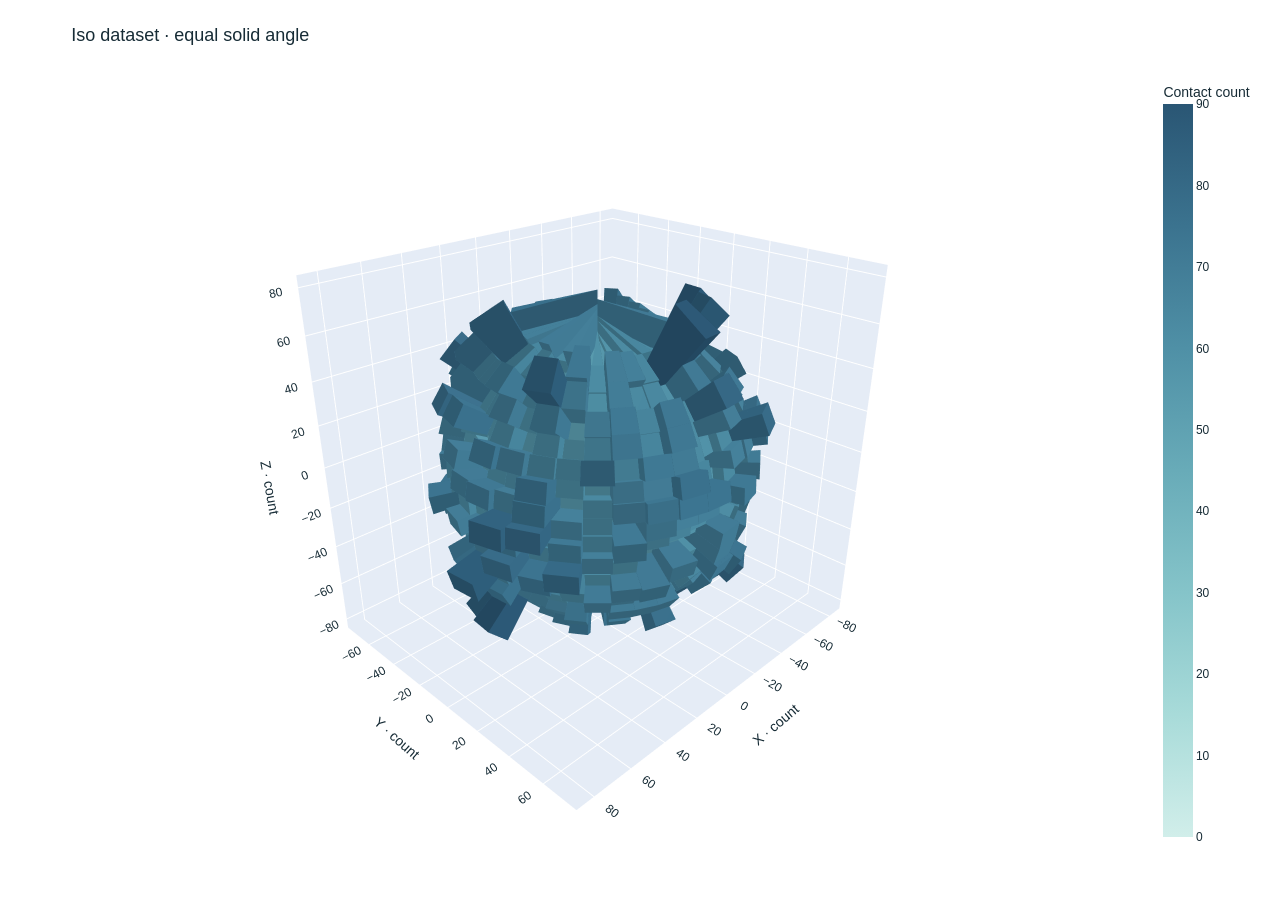
<file: outputs/sphere-iso.html>
<html>
<head><meta charset="utf-8" /></head>
<body>
    <div>                        <script type="text/javascript">window.PlotlyConfig = {MathJaxConfig: 'local'};</script>
        <script charset="utf-8" src="plotly.min.js"></script>                <div id="9d598b58-ee62-4dc9-9596-2aa47d4d2973" class="plotly-graph-div" style="height:100%; width:100%;"></div>            <script type="text/javascript">                window.PLOTLYENV=window.PLOTLYENV || {};                                if (document.getElementById("9d598b58-ee62-4dc9-9596-2aa47d4d2973")) {                    Plotly.newPlot(                        "9d598b58-ee62-4dc9-9596-2aa47d4d2973",                        [{"cmax":90,"cmin":0,"colorbar":{"title":{"text":"Contact count"}},"colorscale":[[0.0,"rgb(209, 238, 234)"],[0.16666666666666666,"rgb(168, 219, 217)"],[0.3333333333333333,"rgb(133, 196, 201)"],[0.5,"rgb(104, 171, 184)"],[0.6666666666666666,"rgb(79, 144, 166)"],[0.8333333333333334,"rgb(59, 115, 143)"],[1.0,"rgb(42, 86, 116)"]],"flatshading":true,"hovertemplate":"Count: %{intensity}\u003cextra\u003e\u003c\u002fextra\u003e","i":{"dtype":"i2","bdata":"[base64]\[base64]\u002fwD\[base64]\u002fwH\u002fAf4B\[base64]\[base64]\u002fgL+Av0C\[base64]\[base64]\[base64]\u002fID8gPyA\u002fID+AP4A\u002fcD9wP3A\u002fcD\u002fQP9A\u002fwD\u002fAP8A\[base64]\[base64]\u002fBL8ExQTFBMQExATEBMQEygTKBMkEyQTJBMkEzwTPBM4EzgTOBM4E1ATUBNME0wTTBNME2QTZBNgE2ATYBNgE3gTeBN0E3QTdBN0E4wTjBOIE4gTiBOIE6AToBOcE5wTnBOcE7QTtBOwE7ATsBOwE8gTyBPEE8QTxBPEE9wT3BPYE9gT2BPYE\[base64]\[base64]\u002fwX\[base64]\u002fwb\u002fBv4G\[base64]\[base64]\u002fMH8wfzB\u002fMH+Qf5B\u002fgH+Af4B\u002fgH\u002fgf+B\u002f0H\u002fQf9B\[base64]\[base64]\[base64]\u002fQj9CPwI\[base64]\[base64]\u002fCb8JxQnFCcQJxAnECcQJygnKCckJyQnJCckJzwnPCc4JzgnOCc4J1AnUCdMJ0wnTCdMJ2QnZCdgJ2AnYCdgJ3gneCd0J3QndCd0J4wnjCeIJ4gniCeIJ6AnoCecJ5wnnCecJ7QntCewJ7AnsCewJ8gnyCfEJ8QnxCfEJ9wn3CfYJ9gn2CfYJ\[base64]\[base64]\u002f8K\u002fwr\[base64]\u002fQL9Av0C\u002fQL+gv6C\u002fkL+Qv5C\u002fkL\u002fwv\u002fC\u002f4L\u002fgv+C\[base64]\[base64]"},"intensity":[66.0,66.0,66.0,66.0,66.0,66.0,69.0,69.0,69.0,69.0,69.0,69.0,68.0,68.0,68.0,68.0,68.0,68.0,60.0,60.0,60.0,60.0,60.0,60.0,75.0,75.0,75.0,75.0,75.0,75.0,70.0,70.0,70.0,70.0,70.0,70.0,86.0,86.0,86.0,86.0,86.0,86.0,71.0,71.0,71.0,71.0,71.0,71.0,63.0,63.0,63.0,63.0,63.0,63.0,64.0,64.0,64.0,64.0,64.0,64.0,73.0,73.0,73.0,73.0,73.0,73.0,63.0,63.0,63.0,63.0,63.0,63.0,74.0,74.0,74.0,74.0,74.0,74.0,66.0,66.0,66.0,66.0,66.0,66.0,71.0,71.0,71.0,71.0,71.0,71.0,58.0,58.0,58.0,58.0,58.0,58.0,67.0,67.0,67.0,67.0,67.0,67.0,71.0,71.0,71.0,71.0,71.0,71.0,66.0,66.0,66.0,66.0,66.0,66.0,71.0,71.0,71.0,71.0,71.0,71.0,68.0,68.0,68.0,68.0,68.0,68.0,44.0,44.0,44.0,44.0,44.0,44.0,63.0,63.0,63.0,63.0,63.0,63.0,61.0,61.0,61.0,61.0,61.0,61.0,60.0,60.0,60.0,60.0,60.0,60.0,79.0,79.0,79.0,79.0,79.0,79.0,74.0,74.0,74.0,74.0,74.0,74.0,84.0,84.0,84.0,84.0,84.0,84.0,70.0,70.0,70.0,70.0,70.0,70.0,64.0,64.0,64.0,64.0,64.0,64.0,71.0,71.0,71.0,71.0,71.0,71.0,57.0,57.0,57.0,57.0,57.0,57.0,63.0,63.0,63.0,63.0,63.0,63.0,67.0,67.0,67.0,67.0,67.0,67.0,56.0,56.0,56.0,56.0,56.0,56.0,63.0,63.0,63.0,63.0,63.0,63.0,59.0,59.0,59.0,59.0,59.0,59.0,73.0,73.0,73.0,73.0,73.0,73.0,69.0,69.0,69.0,69.0,69.0,69.0,65.0,65.0,65.0,65.0,65.0,65.0,63.0,63.0,63.0,63.0,63.0,63.0,61.0,61.0,61.0,61.0,61.0,61.0,75.0,75.0,75.0,75.0,75.0,75.0,65.0,65.0,65.0,65.0,65.0,65.0,64.0,64.0,64.0,64.0,64.0,64.0,81.0,81.0,81.0,81.0,81.0,81.0,76.0,76.0,76.0,76.0,76.0,76.0,75.0,75.0,75.0,75.0,75.0,75.0,67.0,67.0,67.0,67.0,67.0,67.0,65.0,65.0,65.0,65.0,65.0,65.0,72.0,72.0,72.0,72.0,72.0,72.0,86.0,86.0,86.0,86.0,86.0,86.0,59.0,59.0,59.0,59.0,59.0,59.0,69.0,69.0,69.0,69.0,69.0,69.0,69.0,69.0,69.0,69.0,69.0,69.0,76.0,76.0,76.0,76.0,76.0,76.0,72.0,72.0,72.0,72.0,72.0,72.0,64.0,64.0,64.0,64.0,64.0,64.0,67.0,67.0,67.0,67.0,67.0,67.0,58.0,58.0,58.0,58.0,58.0,58.0,62.0,62.0,62.0,62.0,62.0,62.0,80.0,80.0,80.0,80.0,80.0,80.0,72.0,72.0,72.0,72.0,72.0,72.0,68.0,68.0,68.0,68.0,68.0,68.0,56.0,56.0,56.0,56.0,56.0,56.0,63.0,63.0,63.0,63.0,63.0,63.0,65.0,65.0,65.0,65.0,65.0,65.0,58.0,58.0,58.0,58.0,58.0,58.0,53.0,53.0,53.0,53.0,53.0,53.0,70.0,70.0,70.0,70.0,70.0,70.0,73.0,73.0,73.0,73.0,73.0,73.0,55.0,55.0,55.0,55.0,55.0,55.0,50.0,50.0,50.0,50.0,50.0,50.0,59.0,59.0,59.0,59.0,59.0,59.0,65.0,65.0,65.0,65.0,65.0,65.0,68.0,68.0,68.0,68.0,68.0,68.0,71.0,71.0,71.0,71.0,71.0,71.0,63.0,63.0,63.0,63.0,63.0,63.0,60.0,60.0,60.0,60.0,60.0,60.0,69.0,69.0,69.0,69.0,69.0,69.0,65.0,65.0,65.0,65.0,65.0,65.0,64.0,64.0,64.0,64.0,64.0,64.0,64.0,64.0,64.0,64.0,64.0,64.0,57.0,57.0,57.0,57.0,57.0,57.0,77.0,77.0,77.0,77.0,77.0,77.0,65.0,65.0,65.0,65.0,65.0,65.0,68.0,68.0,68.0,68.0,68.0,68.0,61.0,61.0,61.0,61.0,61.0,61.0,62.0,62.0,62.0,62.0,62.0,62.0,60.0,60.0,60.0,60.0,60.0,60.0,73.0,73.0,73.0,73.0,73.0,73.0,52.0,52.0,52.0,52.0,52.0,52.0,72.0,72.0,72.0,72.0,72.0,72.0,71.0,71.0,71.0,71.0,71.0,71.0,68.0,68.0,68.0,68.0,68.0,68.0,71.0,71.0,71.0,71.0,71.0,71.0,63.0,63.0,63.0,63.0,63.0,63.0,52.0,52.0,52.0,52.0,52.0,52.0,72.0,72.0,72.0,72.0,72.0,72.0,54.0,54.0,54.0,54.0,54.0,54.0,70.0,70.0,70.0,70.0,70.0,70.0,69.0,69.0,69.0,69.0,69.0,69.0,65.0,65.0,65.0,65.0,65.0,65.0,72.0,72.0,72.0,72.0,72.0,72.0,72.0,72.0,72.0,72.0,72.0,72.0,70.0,70.0,70.0,70.0,70.0,70.0,70.0,70.0,70.0,70.0,70.0,70.0,57.0,57.0,57.0,57.0,57.0,57.0,54.0,54.0,54.0,54.0,54.0,54.0,65.0,65.0,65.0,65.0,65.0,65.0,66.0,66.0,66.0,66.0,66.0,66.0,71.0,71.0,71.0,71.0,71.0,71.0,58.0,58.0,58.0,58.0,58.0,58.0,72.0,72.0,72.0,72.0,72.0,72.0,55.0,55.0,55.0,55.0,55.0,55.0,59.0,59.0,59.0,59.0,59.0,59.0,66.0,66.0,66.0,66.0,66.0,66.0,71.0,71.0,71.0,71.0,71.0,71.0,73.0,73.0,73.0,73.0,73.0,73.0,69.0,69.0,69.0,69.0,69.0,69.0,72.0,72.0,72.0,72.0,72.0,72.0,66.0,66.0,66.0,66.0,66.0,66.0,67.0,67.0,67.0,67.0,67.0,67.0,64.0,64.0,64.0,64.0,64.0,64.0,69.0,69.0,69.0,69.0,69.0,69.0,59.0,59.0,59.0,59.0,59.0,59.0,66.0,66.0,66.0,66.0,66.0,66.0,59.0,59.0,59.0,59.0,59.0,59.0,77.0,77.0,77.0,77.0,77.0,77.0,71.0,71.0,71.0,71.0,71.0,71.0,57.0,57.0,57.0,57.0,57.0,57.0,64.0,64.0,64.0,64.0,64.0,64.0,71.0,71.0,71.0,71.0,71.0,71.0,58.0,58.0,58.0,58.0,58.0,58.0,64.0,64.0,64.0,64.0,64.0,64.0,68.0,68.0,68.0,68.0,68.0,68.0,74.0,74.0,74.0,74.0,74.0,74.0,76.0,76.0,76.0,76.0,76.0,76.0,71.0,71.0,71.0,71.0,71.0,71.0,73.0,73.0,73.0,73.0,73.0,73.0,73.0,73.0,73.0,73.0,73.0,73.0,65.0,65.0,65.0,65.0,65.0,65.0,66.0,66.0,66.0,66.0,66.0,66.0,64.0,64.0,64.0,64.0,64.0,64.0,70.0,70.0,70.0,70.0,70.0,70.0,70.0,70.0,70.0,70.0,70.0,70.0,60.0,60.0,60.0,60.0,60.0,60.0,60.0,60.0,60.0,60.0,60.0,60.0,62.0,62.0,62.0,62.0,62.0,62.0,61.0,61.0,61.0,61.0,61.0,61.0,53.0,53.0,53.0,53.0,53.0,53.0,58.0,58.0,58.0,58.0,58.0,58.0,62.0,62.0,62.0,62.0,62.0,62.0,68.0,68.0,68.0,68.0,68.0,68.0,74.0,74.0,74.0,74.0,74.0,74.0,65.0,65.0,65.0,65.0,65.0,65.0,63.0,63.0,63.0,63.0,63.0,63.0,63.0,63.0,63.0,63.0,63.0,63.0,64.0,64.0,64.0,64.0,64.0,64.0,60.0,60.0,60.0,60.0,60.0,60.0,52.0,52.0,52.0,52.0,52.0,52.0,66.0,66.0,66.0,66.0,66.0,66.0,73.0,73.0,73.0,73.0,73.0,73.0,67.0,67.0,67.0,67.0,67.0,67.0,56.0,56.0,56.0,56.0,56.0,56.0,66.0,66.0,66.0,66.0,66.0,66.0,61.0,61.0,61.0,61.0,61.0,61.0,73.0,73.0,73.0,73.0,73.0,73.0,71.0,71.0,71.0,71.0,71.0,71.0,71.0,71.0,71.0,71.0,71.0,71.0,61.0,61.0,61.0,61.0,61.0,61.0,65.0,65.0,65.0,65.0,65.0,65.0,58.0,58.0,58.0,58.0,58.0,58.0,54.0,54.0,54.0,54.0,54.0,54.0,60.0,60.0,60.0,60.0,60.0,60.0,49.0,49.0,49.0,49.0,49.0,49.0,82.0,82.0,82.0,82.0,82.0,82.0,73.0,73.0,73.0,73.0,73.0,73.0,90.0,90.0,90.0,90.0,90.0,90.0,64.0,64.0,64.0,64.0,64.0,64.0,66.0,66.0,66.0,66.0,66.0,66.0,64.0,64.0,64.0,64.0,64.0,64.0,68.0,68.0,68.0,68.0,68.0,68.0,57.0,57.0,57.0,57.0,57.0,57.0,70.0,70.0,70.0,70.0,70.0,70.0,57.0,57.0,57.0,57.0,57.0,57.0,61.0,61.0,61.0,61.0,61.0,61.0,54.0,54.0,54.0,54.0,54.0,54.0,49.0,49.0,49.0,49.0,49.0,49.0,72.0,72.0,72.0,72.0,72.0,72.0,63.0,63.0,63.0,63.0,63.0,63.0,68.0,68.0,68.0,68.0,68.0,68.0,64.0,64.0,64.0,64.0,64.0,64.0,71.0,71.0,71.0,71.0,71.0,71.0,76.0,76.0,76.0,76.0,76.0,76.0,65.0,65.0,65.0,65.0,65.0,65.0,72.0,72.0,72.0,72.0,72.0,72.0,55.0,55.0,55.0,55.0,55.0,55.0,72.0,72.0,72.0,72.0,72.0,72.0,70.0,70.0,70.0,70.0,70.0,70.0,74.0,74.0,74.0,74.0,74.0,74.0,67.0,67.0,67.0,67.0,67.0,67.0,76.0,76.0,76.0,76.0,76.0,76.0,68.0,68.0,68.0,68.0,68.0,68.0,63.0,63.0,63.0,63.0,63.0,63.0,52.0,52.0,52.0,52.0,52.0,52.0,65.0,65.0,65.0,65.0,65.0,65.0,55.0,55.0,55.0,55.0,55.0,55.0,59.0,59.0,59.0,59.0,59.0,59.0,69.0,69.0,69.0,69.0,69.0,69.0,80.0,80.0,80.0,80.0,80.0,80.0,65.0,65.0,65.0,65.0,65.0,65.0,74.0,74.0,74.0,74.0,74.0,74.0,51.0,51.0,51.0,51.0,51.0,51.0,58.0,58.0,58.0,58.0,58.0,58.0,60.0,60.0,60.0,60.0,60.0,60.0,53.0,53.0,53.0,53.0,53.0,53.0,61.0,61.0,61.0,61.0,61.0,61.0,76.0,76.0,76.0,76.0,76.0,76.0,81.0,81.0,81.0,81.0,81.0,81.0,64.0,64.0,64.0,64.0,64.0,64.0,71.0,71.0,71.0,71.0,71.0,71.0,65.0,65.0,65.0,65.0,65.0,65.0,51.0,51.0,51.0,51.0,51.0,51.0,64.0,64.0,64.0,64.0,64.0,64.0,71.0,71.0,71.0,71.0,71.0,71.0,66.0,66.0,66.0,66.0,66.0,66.0,75.0,75.0,75.0,75.0,75.0,75.0,75.0,75.0,75.0,75.0,75.0,75.0,69.0,69.0,69.0,69.0,69.0,69.0,65.0,65.0,65.0,65.0,65.0,65.0,69.0,69.0,69.0,69.0,69.0,69.0,65.0,65.0,65.0,65.0,65.0,65.0,73.0,73.0,73.0,73.0,73.0,73.0,77.0,77.0,77.0,77.0,77.0,77.0,61.0,61.0,61.0,61.0,61.0,61.0,57.0,57.0,57.0,57.0,57.0,57.0,69.0,69.0,69.0,69.0,69.0,69.0,70.0,70.0,70.0,70.0,70.0,70.0,55.0,55.0,55.0,55.0,55.0,55.0,70.0,70.0,70.0,70.0,70.0,70.0,68.0,68.0,68.0,68.0,68.0,68.0,65.0,65.0,65.0,65.0,65.0,65.0,54.0,54.0,54.0,54.0,54.0,54.0,57.0,57.0,57.0,57.0,57.0,57.0,72.0,72.0,72.0,72.0,72.0,72.0,69.0,69.0,69.0,69.0,69.0,69.0,69.0,69.0,69.0,69.0,69.0,69.0,60.0,60.0,60.0,60.0,60.0,60.0,62.0,62.0,62.0,62.0,62.0,62.0,59.0,59.0,59.0,59.0,59.0,59.0,62.0,62.0,62.0,62.0,62.0,62.0,68.0,68.0,68.0,68.0,68.0,68.0,83.0,83.0,83.0,83.0,83.0,83.0,79.0,79.0,79.0,79.0,79.0,79.0,74.0,74.0,74.0,74.0,74.0,74.0,69.0,69.0,69.0,69.0,69.0,69.0,62.0,62.0,62.0,62.0,62.0,62.0,59.0,59.0,59.0,59.0,59.0,59.0,59.0,59.0,59.0,59.0,59.0,59.0,66.0,66.0,66.0,66.0,66.0,66.0,65.0,65.0,65.0,65.0,65.0,65.0,75.0,75.0,75.0,75.0,75.0,75.0,62.0,62.0,62.0,62.0,62.0,62.0,56.0,56.0,56.0,56.0,56.0,56.0,67.0,67.0,67.0,67.0,67.0,67.0,58.0,58.0,58.0,58.0,58.0,58.0,61.0,61.0,61.0,61.0,61.0,61.0,59.0,59.0,59.0,59.0,59.0,59.0,57.0,57.0,57.0,57.0,57.0,57.0,68.0,68.0,68.0,68.0,68.0,68.0,51.0,51.0,51.0,51.0,51.0,51.0,70.0,70.0,70.0,70.0,70.0,70.0,59.0,59.0,59.0,59.0,59.0,59.0,78.0,78.0,78.0,78.0,78.0,78.0,51.0,51.0,51.0,51.0,51.0,51.0,56.0,56.0,56.0,56.0,56.0,56.0,63.0,63.0,63.0,63.0,63.0,63.0,60.0,60.0,60.0,60.0,60.0,60.0,60.0,60.0,60.0,60.0,60.0,60.0,51.0,51.0,51.0,51.0,51.0,51.0,68.0,68.0,68.0,68.0,68.0,68.0,56.0,56.0,56.0,56.0,56.0,56.0,76.0,76.0,76.0,76.0,76.0,76.0,65.0,65.0,65.0,65.0,65.0,65.0,60.0,60.0,60.0,60.0,60.0,60.0,57.0,57.0,57.0,57.0,57.0,57.0,67.0,67.0,67.0,67.0,67.0,67.0,65.0,65.0,65.0,65.0,65.0,65.0,66.0,66.0,66.0,66.0,66.0,66.0,70.0,70.0,70.0,70.0,70.0,70.0,63.0,63.0,63.0,63.0,63.0,63.0,76.0,76.0,76.0,76.0,76.0,76.0,49.0,49.0,49.0,49.0,49.0,49.0,71.0,71.0,71.0,71.0,71.0,71.0,60.0,60.0,60.0,60.0,60.0,60.0,60.0,60.0,60.0,60.0,60.0,60.0,64.0,64.0,64.0,64.0,64.0,64.0,70.0,70.0,70.0,70.0,70.0,70.0,50.0,50.0,50.0,50.0,50.0,50.0,59.0,59.0,59.0,59.0,59.0,59.0,74.0,74.0,74.0,74.0,74.0,74.0,66.0,66.0,66.0,66.0,66.0,66.0,86.0,86.0,86.0,86.0,86.0,86.0,57.0,57.0,57.0,57.0,57.0,57.0,56.0,56.0,56.0,56.0,56.0,56.0,54.0,54.0,54.0,54.0,54.0,54.0,50.0,50.0,50.0,50.0,50.0,50.0,72.0,72.0,72.0,72.0,72.0,72.0,65.0,65.0,65.0,65.0,65.0,65.0,60.0,60.0,60.0,60.0,60.0,60.0,59.0,59.0,59.0,59.0,59.0,59.0,58.0,58.0,58.0,58.0,58.0,58.0,72.0,72.0,72.0,72.0,72.0,72.0,53.0,53.0,53.0,53.0,53.0,53.0,61.0,61.0,61.0,61.0,61.0,61.0,59.0,59.0,59.0,59.0,59.0,59.0,61.0,61.0,61.0,61.0,61.0,61.0,60.0,60.0,60.0,60.0,60.0,60.0,63.0,63.0,63.0,63.0,63.0,63.0,56.0,56.0,56.0,56.0,56.0,56.0,88.0,88.0,88.0,88.0,88.0,88.0,66.0,66.0,66.0,66.0,66.0,66.0,55.0,55.0,55.0,55.0,55.0,55.0,71.0,71.0,71.0,71.0,71.0,71.0,67.0,67.0,67.0,67.0,67.0,67.0,58.0,58.0,58.0,58.0,58.0,58.0,71.0,71.0,71.0,71.0,71.0,71.0,66.0,66.0,66.0,66.0,66.0,66.0,74.0,74.0,74.0,74.0,74.0,74.0,63.0,63.0,63.0,63.0,63.0,63.0,73.0,73.0,73.0,73.0,73.0,73.0,64.0,64.0,64.0,64.0,64.0,64.0,63.0,63.0,63.0,63.0,63.0,63.0,71.0,71.0,71.0,71.0,71.0,71.0,86.0,86.0,86.0,86.0,86.0,86.0,70.0,70.0,70.0,70.0,70.0,70.0,75.0,75.0,75.0,75.0,75.0,75.0,60.0,60.0,60.0,60.0,60.0,60.0,68.0,68.0,68.0,68.0,68.0,68.0,69.0,69.0,69.0,69.0,69.0,69.0,66.0,66.0,66.0,66.0,66.0,66.0,63.0,63.0,63.0,63.0,63.0,63.0,56.0,56.0,56.0,56.0,56.0,56.0,67.0,67.0,67.0,67.0,67.0,67.0,63.0,63.0,63.0,63.0,63.0,63.0,57.0,57.0,57.0,57.0,57.0,57.0,71.0,71.0,71.0,71.0,71.0,71.0,64.0,64.0,64.0,64.0,64.0,64.0,70.0,70.0,70.0,70.0,70.0,70.0,84.0,84.0,84.0,84.0,84.0,84.0,74.0,74.0,74.0,74.0,74.0,74.0,79.0,79.0,79.0,79.0,79.0,79.0,60.0,60.0,60.0,60.0,60.0,60.0,61.0,61.0,61.0,61.0,61.0,61.0,63.0,63.0,63.0,63.0,63.0,63.0,44.0,44.0,44.0,44.0,44.0,44.0,68.0,68.0,68.0,68.0,68.0,68.0,71.0,71.0,71.0,71.0,71.0,71.0,66.0,66.0,66.0,66.0,66.0,66.0,69.0,69.0,69.0,69.0,69.0,69.0,59.0,59.0,59.0,59.0,59.0,59.0,86.0,86.0,86.0,86.0,86.0,86.0,72.0,72.0,72.0,72.0,72.0,72.0,65.0,65.0,65.0,65.0,65.0,65.0,67.0,67.0,67.0,67.0,67.0,67.0,75.0,75.0,75.0,75.0,75.0,75.0,76.0,76.0,76.0,76.0,76.0,76.0,81.0,81.0,81.0,81.0,81.0,81.0,64.0,64.0,64.0,64.0,64.0,64.0,65.0,65.0,65.0,65.0,65.0,65.0,75.0,75.0,75.0,75.0,75.0,75.0,61.0,61.0,61.0,61.0,61.0,61.0,63.0,63.0,63.0,63.0,63.0,63.0,65.0,65.0,65.0,65.0,65.0,65.0,69.0,69.0,69.0,69.0,69.0,69.0,73.0,73.0,73.0,73.0,73.0,73.0,59.0,59.0,59.0,59.0,59.0,59.0,55.0,55.0,55.0,55.0,55.0,55.0,73.0,73.0,73.0,73.0,73.0,73.0,70.0,70.0,70.0,70.0,70.0,70.0,53.0,53.0,53.0,53.0,53.0,53.0,58.0,58.0,58.0,58.0,58.0,58.0,65.0,65.0,65.0,65.0,65.0,65.0,63.0,63.0,63.0,63.0,63.0,63.0,56.0,56.0,56.0,56.0,56.0,56.0,68.0,68.0,68.0,68.0,68.0,68.0,72.0,72.0,72.0,72.0,72.0,72.0,80.0,80.0,80.0,80.0,80.0,80.0,62.0,62.0,62.0,62.0,62.0,62.0,58.0,58.0,58.0,58.0,58.0,58.0,67.0,67.0,67.0,67.0,67.0,67.0,64.0,64.0,64.0,64.0,64.0,64.0,72.0,72.0,72.0,72.0,72.0,72.0,76.0,76.0,76.0,76.0,76.0,76.0,69.0,69.0,69.0,69.0,69.0,69.0,60.0,60.0,60.0,60.0,60.0,60.0,62.0,62.0,62.0,62.0,62.0,62.0,61.0,61.0,61.0,61.0,61.0,61.0,68.0,68.0,68.0,68.0,68.0,68.0,65.0,65.0,65.0,65.0,65.0,65.0,77.0,77.0,77.0,77.0,77.0,77.0,57.0,57.0,57.0,57.0,57.0,57.0,64.0,64.0,64.0,64.0,64.0,64.0,64.0,64.0,64.0,64.0,64.0,64.0,65.0,65.0,65.0,65.0,65.0,65.0,69.0,69.0,69.0,69.0,69.0,69.0,60.0,60.0,60.0,60.0,60.0,60.0,63.0,63.0,63.0,63.0,63.0,63.0,71.0,71.0,71.0,71.0,71.0,71.0,68.0,68.0,68.0,68.0,68.0,68.0,65.0,65.0,65.0,65.0,65.0,65.0,59.0,59.0,59.0,59.0,59.0,59.0,50.0,50.0,50.0,50.0,50.0,50.0,57.0,57.0,57.0,57.0,57.0,57.0,70.0,70.0,70.0,70.0,70.0,70.0,70.0,70.0,70.0,70.0,70.0,70.0,72.0,72.0,72.0,72.0,72.0,72.0,72.0,72.0,72.0,72.0,72.0,72.0,65.0,65.0,65.0,65.0,65.0,65.0,69.0,69.0,69.0,69.0,69.0,69.0,70.0,70.0,70.0,70.0,70.0,70.0,54.0,54.0,54.0,54.0,54.0,54.0,72.0,72.0,72.0,72.0,72.0,72.0,52.0,52.0,52.0,52.0,52.0,52.0,63.0,63.0,63.0,63.0,63.0,63.0,71.0,71.0,71.0,71.0,71.0,71.0,68.0,68.0,68.0,68.0,68.0,68.0,71.0,71.0,71.0,71.0,71.0,71.0,72.0,72.0,72.0,72.0,72.0,72.0,52.0,52.0,52.0,52.0,52.0,52.0,73.0,73.0,73.0,73.0,73.0,73.0,59.0,59.0,59.0,59.0,59.0,59.0,69.0,69.0,69.0,69.0,69.0,69.0,64.0,64.0,64.0,64.0,64.0,64.0,67.0,67.0,67.0,67.0,67.0,67.0,66.0,66.0,66.0,66.0,66.0,66.0,72.0,72.0,72.0,72.0,72.0,72.0,69.0,69.0,69.0,69.0,69.0,69.0,73.0,73.0,73.0,73.0,73.0,73.0,71.0,71.0,71.0,71.0,71.0,71.0,66.0,66.0,66.0,66.0,66.0,66.0,59.0,59.0,59.0,59.0,59.0,59.0,55.0,55.0,55.0,55.0,55.0,55.0,72.0,72.0,72.0,72.0,72.0,72.0,58.0,58.0,58.0,58.0,58.0,58.0,71.0,71.0,71.0,71.0,71.0,71.0,66.0,66.0,66.0,66.0,66.0,66.0,65.0,65.0,65.0,65.0,65.0,65.0,54.0,54.0,54.0,54.0,54.0,54.0,64.0,64.0,64.0,64.0,64.0,64.0,66.0,66.0,66.0,66.0,66.0,66.0,65.0,65.0,65.0,65.0,65.0,65.0,73.0,73.0,73.0,73.0,73.0,73.0,73.0,73.0,73.0,73.0,73.0,73.0,71.0,71.0,71.0,71.0,71.0,71.0,76.0,76.0,76.0,76.0,76.0,76.0,74.0,74.0,74.0,74.0,74.0,74.0,68.0,68.0,68.0,68.0,68.0,68.0,64.0,64.0,64.0,64.0,64.0,64.0,58.0,58.0,58.0,58.0,58.0,58.0,71.0,71.0,71.0,71.0,71.0,71.0,64.0,64.0,64.0,64.0,64.0,64.0,57.0,57.0,57.0,57.0,57.0,57.0,71.0,71.0,71.0,71.0,71.0,71.0,77.0,77.0,77.0,77.0,77.0,77.0,59.0,59.0,59.0,59.0,59.0,59.0,66.0,66.0,66.0,66.0,66.0,66.0,66.0,66.0,66.0,66.0,66.0,66.0,52.0,52.0,52.0,52.0,52.0,52.0,60.0,60.0,60.0,60.0,60.0,60.0,64.0,64.0,64.0,64.0,64.0,64.0,63.0,63.0,63.0,63.0,63.0,63.0,63.0,63.0,63.0,63.0,63.0,63.0,65.0,65.0,65.0,65.0,65.0,65.0,74.0,74.0,74.0,74.0,74.0,74.0,68.0,68.0,68.0,68.0,68.0,68.0,62.0,62.0,62.0,62.0,62.0,62.0,58.0,58.0,58.0,58.0,58.0,58.0,53.0,53.0,53.0,53.0,53.0,53.0,61.0,61.0,61.0,61.0,61.0,61.0,62.0,62.0,62.0,62.0,62.0,62.0,60.0,60.0,60.0,60.0,60.0,60.0,60.0,60.0,60.0,60.0,60.0,60.0,70.0,70.0,70.0,70.0,70.0,70.0,70.0,70.0,70.0,70.0,70.0,70.0,64.0,64.0,64.0,64.0,64.0,64.0,90.0,90.0,90.0,90.0,90.0,90.0,73.0,73.0,73.0,73.0,73.0,73.0,82.0,82.0,82.0,82.0,82.0,82.0,49.0,49.0,49.0,49.0,49.0,49.0,60.0,60.0,60.0,60.0,60.0,60.0,54.0,54.0,54.0,54.0,54.0,54.0,58.0,58.0,58.0,58.0,58.0,58.0,65.0,65.0,65.0,65.0,65.0,65.0,61.0,61.0,61.0,61.0,61.0,61.0,71.0,71.0,71.0,71.0,71.0,71.0,71.0,71.0,71.0,71.0,71.0,71.0,73.0,73.0,73.0,73.0,73.0,73.0,61.0,61.0,61.0,61.0,61.0,61.0,66.0,66.0,66.0,66.0,66.0,66.0,56.0,56.0,56.0,56.0,56.0,56.0,67.0,67.0,67.0,67.0,67.0,67.0,73.0,73.0,73.0,73.0,73.0,73.0,55.0,55.0,55.0,55.0,55.0,55.0,72.0,72.0,72.0,72.0,72.0,72.0,65.0,65.0,65.0,65.0,65.0,65.0,76.0,76.0,76.0,76.0,76.0,76.0,71.0,71.0,71.0,71.0,71.0,71.0,64.0,64.0,64.0,64.0,64.0,64.0,68.0,68.0,68.0,68.0,68.0,68.0,63.0,63.0,63.0,63.0,63.0,63.0,72.0,72.0,72.0,72.0,72.0,72.0,49.0,49.0,49.0,49.0,49.0,49.0,54.0,54.0,54.0,54.0,54.0,54.0,61.0,61.0,61.0,61.0,61.0,61.0,57.0,57.0,57.0,57.0,57.0,57.0,70.0,70.0,70.0,70.0,70.0,70.0,57.0,57.0,57.0,57.0,57.0,57.0,68.0,68.0,68.0,68.0,68.0,68.0,64.0,64.0,64.0,64.0,64.0,64.0,66.0,66.0,66.0,66.0,66.0,66.0,60.0,60.0,60.0,60.0,60.0,60.0,58.0,58.0,58.0,58.0,58.0,58.0,51.0,51.0,51.0,51.0,51.0,51.0,74.0,74.0,74.0,74.0,74.0,74.0,65.0,65.0,65.0,65.0,65.0,65.0,80.0,80.0,80.0,80.0,80.0,80.0,69.0,69.0,69.0,69.0,69.0,69.0,59.0,59.0,59.0,59.0,59.0,59.0,55.0,55.0,55.0,55.0,55.0,55.0,65.0,65.0,65.0,65.0,65.0,65.0,52.0,52.0,52.0,52.0,52.0,52.0,63.0,63.0,63.0,63.0,63.0,63.0,68.0,68.0,68.0,68.0,68.0,68.0,76.0,76.0,76.0,76.0,76.0,76.0,67.0,67.0,67.0,67.0,67.0,67.0,74.0,74.0,74.0,74.0,74.0,74.0,70.0,70.0,70.0,70.0,70.0,70.0,72.0,72.0,72.0,72.0,72.0,72.0,73.0,73.0,73.0,73.0,73.0,73.0,65.0,65.0,65.0,65.0,65.0,65.0,69.0,69.0,69.0,69.0,69.0,69.0,65.0,65.0,65.0,65.0,65.0,65.0,69.0,69.0,69.0,69.0,69.0,69.0,75.0,75.0,75.0,75.0,75.0,75.0,75.0,75.0,75.0,75.0,75.0,75.0,66.0,66.0,66.0,66.0,66.0,66.0,71.0,71.0,71.0,71.0,71.0,71.0,64.0,64.0,64.0,64.0,64.0,64.0,51.0,51.0,51.0,51.0,51.0,51.0,65.0,65.0,65.0,65.0,65.0,65.0,71.0,71.0,71.0,71.0,71.0,71.0,64.0,64.0,64.0,64.0,64.0,64.0,81.0,81.0,81.0,81.0,81.0,81.0,76.0,76.0,76.0,76.0,76.0,76.0,61.0,61.0,61.0,61.0,61.0,61.0,53.0,53.0,53.0,53.0,53.0,53.0,62.0,62.0,62.0,62.0,62.0,62.0,59.0,59.0,59.0,59.0,59.0,59.0,62.0,62.0,62.0,62.0,62.0,62.0,60.0,60.0,60.0,60.0,60.0,60.0,69.0,69.0,69.0,69.0,69.0,69.0,69.0,69.0,69.0,69.0,69.0,69.0,72.0,72.0,72.0,72.0,72.0,72.0,57.0,57.0,57.0,57.0,57.0,57.0,54.0,54.0,54.0,54.0,54.0,54.0,65.0,65.0,65.0,65.0,65.0,65.0,68.0,68.0,68.0,68.0,68.0,68.0,70.0,70.0,70.0,70.0,70.0,70.0,55.0,55.0,55.0,55.0,55.0,55.0,70.0,70.0,70.0,70.0,70.0,70.0,69.0,69.0,69.0,69.0,69.0,69.0,57.0,57.0,57.0,57.0,57.0,57.0,61.0,61.0,61.0,61.0,61.0,61.0,77.0,77.0,77.0,77.0,77.0,77.0,57.0,57.0,57.0,57.0,57.0,57.0,59.0,59.0,59.0,59.0,59.0,59.0,61.0,61.0,61.0,61.0,61.0,61.0,58.0,58.0,58.0,58.0,58.0,58.0,67.0,67.0,67.0,67.0,67.0,67.0,56.0,56.0,56.0,56.0,56.0,56.0,62.0,62.0,62.0,62.0,62.0,62.0,75.0,75.0,75.0,75.0,75.0,75.0,65.0,65.0,65.0,65.0,65.0,65.0,66.0,66.0,66.0,66.0,66.0,66.0,59.0,59.0,59.0,59.0,59.0,59.0,59.0,59.0,59.0,59.0,59.0,59.0,62.0,62.0,62.0,62.0,62.0,62.0,69.0,69.0,69.0,69.0,69.0,69.0,74.0,74.0,74.0,74.0,74.0,74.0,79.0,79.0,79.0,79.0,79.0,79.0,83.0,83.0,83.0,83.0,83.0,83.0,68.0,68.0,68.0,68.0,68.0,68.0,67.0,67.0,67.0,67.0,67.0,67.0,57.0,57.0,57.0,57.0,57.0,57.0,60.0,60.0,60.0,60.0,60.0,60.0,65.0,65.0,65.0,65.0,65.0,65.0,76.0,76.0,76.0,76.0,76.0,76.0,56.0,56.0,56.0,56.0,56.0,56.0,68.0,68.0,68.0,68.0,68.0,68.0,51.0,51.0,51.0,51.0,51.0,51.0,60.0,60.0,60.0,60.0,60.0,60.0,60.0,60.0,60.0,60.0,60.0,60.0,63.0,63.0,63.0,63.0,63.0,63.0,56.0,56.0,56.0,56.0,56.0,56.0,51.0,51.0,51.0,51.0,51.0,51.0,78.0,78.0,78.0,78.0,78.0,78.0,59.0,59.0,59.0,59.0,59.0,59.0,70.0,70.0,70.0,70.0,70.0,70.0,51.0,51.0,51.0,51.0,51.0,51.0,68.0,68.0,68.0,68.0,68.0,68.0,56.0,56.0,56.0,56.0,56.0,56.0,57.0,57.0,57.0,57.0,57.0,57.0,86.0,86.0,86.0,86.0,86.0,86.0,66.0,66.0,66.0,66.0,66.0,66.0,74.0,74.0,74.0,74.0,74.0,74.0,59.0,59.0,59.0,59.0,59.0,59.0,50.0,50.0,50.0,50.0,50.0,50.0,70.0,70.0,70.0,70.0,70.0,70.0,64.0,64.0,64.0,64.0,64.0,64.0,60.0,60.0,60.0,60.0,60.0,60.0,60.0,60.0,60.0,60.0,60.0,60.0,71.0,71.0,71.0,71.0,71.0,71.0,49.0,49.0,49.0,49.0,49.0,49.0,76.0,76.0,76.0,76.0,76.0,76.0,63.0,63.0,63.0,63.0,63.0,63.0,70.0,70.0,70.0,70.0,70.0,70.0,66.0,66.0,66.0,66.0,66.0,66.0,65.0,65.0,65.0,65.0,65.0,65.0,55.0,55.0,55.0,55.0,55.0,55.0,66.0,66.0,66.0,66.0,66.0,66.0,88.0,88.0,88.0,88.0,88.0,88.0,56.0,56.0,56.0,56.0,56.0,56.0,63.0,63.0,63.0,63.0,63.0,63.0,60.0,60.0,60.0,60.0,60.0,60.0,61.0,61.0,61.0,61.0,61.0,61.0,59.0,59.0,59.0,59.0,59.0,59.0,61.0,61.0,61.0,61.0,61.0,61.0,53.0,53.0,53.0,53.0,53.0,53.0,72.0,72.0,72.0,72.0,72.0,72.0,58.0,58.0,58.0,58.0,58.0,58.0,59.0,59.0,59.0,59.0,59.0,59.0,60.0,60.0,60.0,60.0,60.0,60.0,65.0,65.0,65.0,65.0,65.0,65.0,72.0,72.0,72.0,72.0,72.0,72.0,50.0,50.0,50.0,50.0,50.0,50.0,54.0,54.0,54.0,54.0,54.0,54.0],"intensitymode":"cell","j":{"dtype":"i2","bdata":"AgADAAEAAgADAAQABwAIAAYABwAIAAkADAANAAsADAANAA4AEQASABAAEQASABMAFgAXABUAFgAXABgAGwAcABoAGwAcAB0AIAAhAB8AIAAhACIAJQAmACQAJQAmACcAKgArACkAKgArACwALwAwAC4ALwAwADEANAA1ADMANAA1ADYAOQA6ADgAOQA6ADsAPgA\u002fAD0APgA\[base64]\u002fAD9APsA\[base64]\u002fAX0BfgF\[base64]\u002fAr0CvgK\[base64]\u002fwIAA\u002f4C\[base64]\u002fED9AP1A\u002fMD9AP1A\u002fYD+QP6A\u002fgD+QP6A\u002fsD\u002fgP\u002fA\u002f0D\u002fgP\[base64]\u002fQT+BPwE\[base64]\u002fBT0FPgU\[base64]\u002fAX9BfsF\[base64]\u002fBn0GfgZ\[base64]\[base64]\u002fB70Hvge\u002fB8AHwwfEB8IHwwfEB8UHyAfJB8cHyAfJB8oHzQfOB8wHzQfOB88H0gfTB9EH0gfTB9QH1wfYB9YH1wfYB9kH3AfdB9sH3AfdB94H4QfiB+AH4QfiB+MH5gfnB+UH5gfnB+gH6wfsB+oH6wfsB+0H8AfxB+8H8AfxB\u002fIH9Qf2B\u002fQH9Qf2B\u002fcH+gf7B\u002fkH+gf7B\u002fwH\u002fwcACP4H\[base64]\u002fgj\u002fCP0I\u002fgj\[base64]\u002fQn+CfwJ\[base64]\u002fCj0KPgo\[base64]\u002fAr9CvsK\[base64]\u002fC30Lfgt\[base64]\u002fAL8QvyC\u002fML9gv3C\u002fUL9gv3C\u002fgL+wv8C\u002foL+wv8C\[base64]"},"k":{"dtype":"i2","bdata":"[base64]\u002fQD+APwA\[base64]\u002fAT0BPgE\[base64]\u002fAH9AfsB\[base64]\u002fAn0CfgJ\[base64]\u002f8CAAMBA\[base64]\u002fA70DvgO\u002fA7wDwwPEA8IDwwPEA8EDyAPJA8cDyAPJA8YDzQPOA8wDzQPOA8sD0gPTA9ED0gPTA9AD1wPYA9YD1wPYA9UD3APdA9sD3APdA9oD4QPiA+AD4QPiA98D5gPnA+UD5gPnA+QD6wPsA+oD6wPsA+kD8APxA+8D8APxA+4D9QP2A\u002fQD9QP2A\u002fMD+gP7A\u002fkD+gP7A\u002fgD\u002fwMABP4D\[base64]\u002fgT\u002fBP0E\u002fgT\[base64]\u002fQX+BfwF\[base64]\u002fBj0GPgY\[base64]\u002fAb9BvsG\u002fAb9BvoGAQcCBwAHAQcCB\[base64]\u002fB30Hfgd\[base64]\u002fAH8QfyB+8H9gf3B\u002fUH9gf3B\u002fQH+wf8B\u002foH+wf8B\[base64]\u002fCL0Ivgi\[base64]\u002fwgACf4I\[base64]\u002fgn\u002fCf0J\u002fgn\[base64]\u002fQr+CvwK\[base64]\u002fCz0LPgs\[base64]\u002fEL8gvzC\u002fAL9wv4C\u002fYL9wv4C\u002fUL\u002fAv9C\u002fsL\u002fAv9C\[base64]\u002fDH0Mfgx\u002fDHwMgwyEDIIMgwyEDIEMiAyJDIcMiAyJDIYMjQyODIwMjQyODIsMkgyTDJEMkgyTDJAMlwyYDJYMlwyYDJUMnAydDJsMnAydDJoMoQyiDKAMoQyiDJ8MpgynDKUMpgynDKQM"},"x":{"dtype":"f8","bdata":"AAAAAAAAAAAAAAAAAAAAAAAAAAAAAAAAfuNGUdnGPUA53ZeRcTw+QAAAAAAAAAAApNt7L0icP0CmMyePVyE\u002fQAY0a2zsWkVA+UOPd0KvRUAAAAAAAAAAALNGP33OXkVA6PdLWLELRUAbVY6FBPVIQJeabByUV0lAAAAAAAAAAADR8X2CVVxGQKDSuVdeBUZA8YA+dL+QSEASioEOw\[base64]\u002faBBbS\u002fLSUB\[base64]\u002fNUEAAAAAAAAAAAJqufRbTuU5AFiI0gXtRTUBhwttHtVlMQCqLtosntk1AAAAAAAAAAAAyQX\u002fvCXtQQKTLtxuFc09A3egd+R7iTUA3AapDaFFPQAAAAAAAAAAALH8RlIIkSUCc4kZ8pf1HQAYsfuaeREZA5mA7e09WR0AAAAAAAAAAAP6gQW0vy0lAgIFwoK+cSEBU2B72ERBGQJCD6ag8H0dAAAAAAAAAAADOxNO\u002fD5dIQBUnt4OtdkdAql\u002fRhEbJQ0DMuyxEdrxEQAAAAAAAAAAAhSbVZuxUQUBlMUC\u002fqYlAQGt4V0mSGzhA9oKwLd9DOUAAAAAAAAAAAFWTZhNbbDxAeGeCkgQfO0AAAAAAAAAAAAAAAAAAAAAAAAAAAAAAAAAAAAAAAAAAAAAAAAAAAAAAdFCTsnNoN0ADKPz6MGY5QAAAAAAAAAAAHQZSjRVtP0CHVurCY\u002fY8QPqW3rc63kNAzxtP2eGORUAAAAAAAAAAALXzpUt6YERAzb+IKIjHQkCsAHEPCEVGQHJOg0r7KUhAAAAAAAAAAACy\[base64]\u002fI4b8HGTUCLLJFoK3FLQIR8oEO3+EtAmf\[base64]\u002fXZ5OQOXDGjiQnFBAAAAAAAAAAAB9DzrH6a1NQFK+TFFGWktAm\u002fpFQS\u002f9SUCBwnLVIDNMQAAAAAAAAAAAVC+dw6FbS0AYyTAClTZJQEZ7KbEVZ0dAqEjBM7VkSUAAAAAAAAAAALYBXLfIIExAZRImSkfsSUAle\u002fsE5zxHQIWJtfTvNklAAAAAAAAAAAAlnUpkEB5OQKS2gSmiwUtAT5K1Cf9nR0Aj3rRlsmVJQAAAAAAAAAAAeA9\u002faXdsQUDdJTLCyQ5AQHRQk7JzaDdAAyj8+jBmOUAAAAAAAAAAAKnGy\u002fVBtD1Apwv2Kx9gO0AAAAAAAAAAAAAAAAAAAAAAAAAAAAAAAAAAAAAAAAAAAAAAAAAAAAAAHqQNMgw3OECnC\[base64]\u002fUZAm\u002fpFQS\u002f9SUAAAAAAAAAAAM+bZiV5f0ZA\[base64]\[base64]\u002fRkD8vSScjeZDQL\u002f5BNy3eEJAJ+QsGOThREAAAAAAAAAAADV4eM8JFUNA6MDG8BHhQEAbdMH3\u002f0I+QIlzjpwNG0FAAAAAAAAAAACAKZ+2p5dGQM6B+Hzx+0NAzoY3ZyTaQECaNV7MNA1DQAAAAAAAAAAA\u002fJbetzreQ0DtiMi0CJNBQMYr+KdpnjlAh1bqwmP2PEAAAAAAAAAAAJMFnxsv0jVAT8lYFUVNM0AAAAAAAAAAAAAAAAAAAAAAAAAAAAAAAAAAAAAAAAAAAAAAAAAAAAAA7na14ZNyLUC8n\u002fNBEIwxQAAAAAAAAAAA+FBDi6K0NEBpECvFwl8xQPUIbgpH1jdAt6hHQGloPEAAAAAAAAAAADGxi3b6Sz9Av67YHNlCOkCA0XYvUSQ\u002fQNAKec+EjkJAAAAAAAAAAAABH18ExmlDQIqw25YiSkBAe4dXAPsrQkBta4GyA6hFQAAAAAAAAAAA7fPZcpqcRkDPJx8EN\u002flCQHIDKq\u002f9cERAkeiWjm9cSEAAAAAAAAAAAFzOxiC9nUVAT6UPsVsjQkCd2QdR\u002fhZDQMfCV4sXwEZAAAAAAAAAAACZP\u002f4WwapFQHHbH4pHLkJAh7D9kCzNQkD9xSkVHmhGQAAAAAAAAAAA49a8\u002fojESUCbJIpzJp9FQNnu3Y\u002fyCUZAisCPq89DSkAAAAAAAAAAABa59mkGvkhAVTZPyuDCREB1BoUv\[base64]\u002fPJgdWtKQAAAAAAAAAAA6tQ6vGlNRkDYPJYwxLZCQCfnj\[base64]\u002f9zYFj1AzTt\u002fZp6gNkD87mNpM9U6QOy6ButvP0FAAAAAAAAAAABU+PuVHAJBQOQZJpbLdTpAMbB\u002fJnyEPUDPJx8EN\u002flCQAAAAAAAAAAAe4dXAPsrQkDkAsZlMkU8QKjSRlsZdT5AJSDg7+CTQ0AAAAAAAAAAAHIDKq\u002f9cERA5EzktRbNP0DmbiPRH7xAQGl\u002fcmOQg0VAAAAAAAAAAACd2QdR\u002fhZDQH7+hubPsj1Az\u002fI3O162PkCOLNcx1b1DQAAAAAAAAAAAdRAP5GpLQEDYo4vbklk5QGZhFDbJ1jlAq14\u002fCOebQEAAAAAAAAAAADz5COQ\u002f\u002f0ZAqfSXm3fjQUABAAAAAABCQOGYgzzuI0dAAAAAAAAAAACosmKt8lpBQAIAAAAAADtA\u002fe5jaTPVOkDtugbrbz9BQAAAAAAAAAAA+pxBAbdbRkDdLfCBQmRBQOWGO3b7D0FAnvgnqV7vRUAAAAAAAAAAAJskinMmn0VAZeBtIJXRQED8cqvZcUNAQPXV195r6ERAAAAAAAAAAAAQg6LVIrJDQFL2dtUrpD5AbFipABwdPUDYPJYwxLZCQAAAAAAAAAAANk\u002ft7rG6REDRumE\u002f4B9AQEw\u002faBHq7j1A7Ae3WqA9Q0AAAAAAAAAAAOwHt1qgPUNATD9oEeruPUD\u002f7mNpM9U6QO66ButvP0FAAAAAAAAAAAC8NfFAycRAQM1E6MJjFjpAQ0Hfcbb\u002fNUCX44aB\u002fUc8QAAAAAAAAAAAl+OGgf1HPEBDQd9xtv81QOVCudzHCDBAdAb\u002fHQGdNEAAAAAAAAAAAFBvp0D9yDBA+eHrt+0cKkAAAAAAAAAAAAAAAAAAAAAAAAAAAAAAAAAAAAAAAAAAAAAAAAAAAAAAZUrHvxbsIECN4wcaF70oQAAAAAAAAAAAFzOhByrHLUB6\u002fzYpjV4kQL+wBzZO8itA4E5PjnJtNEAAAAAAAAAAACdMn4jmvTRASL8LK19gLEBKEqYaPtMwQGjw8HXEmDhAAAAAAAAAAADkGSaWy3U6QG8bhIGMGTJA80cArfAwNEAxsH8mfIQ9QAAAAAAAAAAA4WuwOOccOEC8n\u002fy0g34wQGmXA+8vxTFANTuPgnf6OUAAAAAAAAAAANG6YT\[base64]\u002ffaVzhAY3qkdy7LQUAAAAAAAAAAAGXgbSCV0UBASrdqQWICN0Aq8JGH7T82QPxyq9lxQ0BAAAAAAAAAAADabN\u002fMdvhAQN4Q266TNzdABlLYVEQPNkDRumE\u002f4B9AQAAAAAAAAAAAKoGIycWPPUAwS8ZNqTg0QJDzOSbuxDJAseT0j1ZwO0AAAAAAAAAAAMtz3XrE2jtAC55hdLsNM0C6rQX8gBQxQIPFLkks+DhAAAAAAAAAAAA3RnXP9Nk3QHDb5le4UDBAOaIDQT2EK0CcUf+T\u002fhw0QAAAAAAAAAAA\[base64]\u002funUgQJqfcLe4uyFA70Arw8B2MUAAAAAAAAAAAD6eFfbKmzNAZVDGMDvpI0Ap+u1WrvQkQKm5wvAtozRAAAAAAAAAAAD4BRj3BuU2QIYBcGhxPydAQNDEQp8KKEAqQlucHq03QAAAAAAAAAAAdrs\[base64]\u002f1VzlAPi4X1Au8KUARmToHj+IoQHo8543GgThAAAAAAAAAAAD4BRj3BuU2QIYBcGhxPydAMAEcqr0WJkCO+\[base64]\u002fhPMEDZ2MjROg8e7fFPn6PHkAAAAAAAAAAALJ4qezZMRpAXExYnrDM5Dwehn00TqroPHJLmE8pEB9AAAAAAAAAAAByS5hPKRAfQB6GfTROqug8isDxFOeD6zy2sjLygFMhQAAAAAAAAAAAAA7fk1rnIUCg8RsNs27sPF\u002fJN\u002fvPoe484h1AV\u002fFJI0AAAAAAAAAAAKAEfWpM+iJApFaF4lQj7jza2nnxJrjvPG\u002fS2io2+SNAAAAAAAAAAAApE\u002f1foFohQGGYztE2j+s89KVSThOA7DwXsQKeS\u002fIhQAAAAAAAAAAAFA9VL7ijI0ABVQhpYjDvPJIN5ixwyu88iMRW6bkEJEAAAAAAAAAAAGb1HtYnZiVAtFY02tr98DwnuXsB9RjxPPAXG6pJiCVAAAAAAAAAAADFKuwlvJ0nQMehRZaIwPI8lE7W\u002f86i8jyyPku5THgnQAAAAAAAAAAA\[base64]\u002ffR9aQk\u002fqPGBKYhknkSBAAAAAAAAAAAB1S5hPKRAfQCCGfTROqug8XkxYnrDM5Dy1eKns2TEaQAAAAAAAAAAArnks3ryzFkAOIOYzuwbiPAj8y6kRR9o8lFWh0\u002f6LEEAAAAAAAAAAAMViJap0ABVA8l+G+hmt4DwAAAAAAAAAAAAAAAAAAAAAAAAAAAAAAAAAAAAAAAAAAAAAAAAAAACAWWlnla86F8DokFaN4nHiPAAAAAAAAAAAXkLt6sjt4DyOGsHL6lEVwNPXVlkzQB3AIzN8W+c55zwAAAAAAAAAADU2H+m1aeM8K\[base64]\u002fhbzPAAAAAAAAAAARcHWcP4W8zw80MRCnwoowFRj4SpfgSjAhEqnEkl18zwAAAAAAAAAALoCRCmyt\[base64]\[base64]\u002fZUw4kwDSiA0E9hCvAMfjnc+jwG8AAAAAAAAAAALV3Jvv2rx3AWNwTFYE8LcAkSWXdw1UxwAJv+Io5miHAAAAAAAAAAABzFDeljYIdwNo2k1zIDy3AQfXUZrY1MMDEKbB\u002funUgwAAAAAAAAAAAJnuQGsE2JMB3ndheI+gzwBKlJ\u002f1lcjXA6+dYvRjHJcAAAAAAAAAAAJefcLe4uyHA7kArw8B2McBZbW3qVGEywMnya0XrqSLAAAAAAAAAAABr0toqNvkjwPOYecmHqzPAxIuo1XBXNMBCFCAgxqckwAAAAAAAAAAAeV1G7vpIIsCypV6X3QEywNu242LPWjLAqJOO\u002fEujIsAAAAAAAAAAAJRWlJSC6SDAAAARL7ynMMAosTn5TMIwwHTEgEh8BCHAAAAAAAAAAAD54czNXQEpwHRNG4MdoDjAJUnagxR5OMCLbxOmutkowAAAAAAAAAAAmQFRUYO+JcAAAF\u002fz8Wk1wKUWmTAtAjXADm2nwCRVJcAAAAAAAAAAAArL+VGRBifA13HyEwStNsBC5c7PYO01wMfZXDz5QybAAAAAAAAAAAAl+u1WrvQkwKe5wvAtozTAPZ4V9sqbM8BiUMYwO+kjwAAAAAAAAAAALAEcqr0WJsCM+\u002f8o1cA1wPJHAK3wMDTAzKhm662AJMAAAAAAAAAAAAaNlf9N8iXAVpzGM\[base64]\u002fzXAaPkb\u002f6IYLsAAAAAAAAAAAIwzLNPm0C\u002fAVjYfW4ZBN8Apmd8PA5Q7wLbtoiVV3TLAAAAAAAAAAAC2rQX8gBQxwHvFLkks+DjAxXPdesTaO8AInmF0uw0zwAAAAAAAAAAAVpzGM\u002fOcNcCtewq9oZg\u002fwEwMINEzBUHA6as5BAFJN8AAAAAAAAAAACH4dqWH1TTAotJGWxl1PsAEde\u002fdGgdAwELlzs9g7TXAAAAAAAAAAADArv84oVA0wHj+hubPsj3AyfI3O162PsClFpkwLQI1wAAAAAAAAAAA0hpuPCFXMcDTo4vbklk5wGFhFDbJ1jnAt22PtMesMcAAAAAAAAAAACRJs6H5FzbA3LzMwT0mQMD+\u002f\u002f\u002f\u002f\u002fz9AwCU0XBY3OzbAAAAAAAAAAABHoibEpM8ywP3\u002f\u002f\u002f\u002f\[base64]\[base64]\u002fvTRCwFpDW7bSUjzAAAAAAAAAAADWbJDW2S8+wEqSZ+hdZ0PA6egNZlSlRcCXo8qpY9ZAwAAAAAAAAAAAd8YjunqbOsAKB\u002filVRpBwBPx0vAPbULApy\u002fKN3KqPMAAAAAAAAAAAN5M5LUWzT\u002fAcgMqr\u002f1wRMBpf3JjkINFwONuI9EfvEDAAAAAAAAAAABM9nbVK6Q+wBCDotUiskPAktQSnUVeRMDHjG6S968\u002fwAAAAAAAAAAA1FbwL8bcOMDmeOJcZfY\u002fwIqw25YiSkDAlZpsHJRXOcAAAAAAAAAAAO2y8WlGzT\u002fANYjrWBxxRMAdFjxSt5FEwPz\u002f\u002f\u002f\u002f\u002f\u002fz\u002fAAAAAAAAAAAD+\u002f\u002f\u002f\u002f\[base64]\u002fL5eQcCD0XYvUSQ\u002fwEwbs6JcOTjAAAAAAAAAAACvb6rv+7Y5wCRz5ut1h0DAn3LK04\u002fgO8D4Q493Qq81wAAAAAAAAAAA3k5PjnJtNMDCrtgc2UI6wLXztVITJDPAETOhByrHLcAAAAAAAAAAABdCqyuzuDDAGXjEZCl\[base64]\u002fAKLT2sgrfQsBMuhNVhtxDwNMznT5sqkDAAAAAAAAAAACvKiUh\u002fjVFwDJK05o2R0nAUbywGCMkSsCe+CepXu9FwAAAAAAAAAAAmVDsPe5ORcBy8cjk7mRJwKx+KVtd4knAuEB6Hi64RcAAAAAAAAAAAFU2T8rgwkTAFbn2aQa+SMB5jVphfeVIwHUGhS\u002f+40TAAAAAAAAAAACosmKt8lpBwK\[base64]\[base64]\[base64]\u002fNGg\u002fsehIwPI1Lwq6Y0nA6C2Rh1h1RsAAAAAAAAAAAPL6XLp4H0nARwjed+FmTMAQD5u\u002fLpRMwLrK5R+LR0nAAAAAAAAAAAB5jVphfeVIwN6t+dNUJUzAhHygQ7f4S8AVufZpBr5IwAAAAAAAAAAAtkv1jX2MTMAR+QOnLiNQwLUfgAL3qU\u002fAfDd0miUCTMAAAAAAAAAAANqQEUlSJ0fAZrD8U+4sSsDdyouEt09JwLdBj2SlY0bAAAAAAAAAAABbO9x7+DhEwLamCsKl3EbATGpR5t64RcBut7AA4TZDwAAAAAAAAAAAdtuuVxb9RsCb+kVBL\u002f1JwHSmcQFtH0jAQpMOHXxWRcAAAAAAAAAAAL75BNy3eELAJ+QsGOThRMClP3XgK7hCwAkxYKnsjkDAAAAAAAAAAAA6RUbeLWpBwBu6\[base64]\[base64]\u002f2Ql22IcS8AAAAAAAAAAALbBbD7k0UnAAyfmDycETMBJCi3e1jBMwODH0jkT+0nAAAAAAAAAAADgx9I5E\[base64]\u002fd3TsE3AwGi26vVcS8AAAAAAAAAAAEZ7KbEVZ0fAqEjBM7VkScC0\u002f+q8X8NGwGVduHKJ+kTAAAAAAAAAAABKkdEua11DwEOd7EsdA0XAfVnpTBG4QcComwdmdlRAwAAAAAAAAAAAjXQO9eAGP8Bqe6qiQ9VAwEgIOS\u002fHiTjABCsZZ1GdNsAAAAAAAAAAADbme+D8lDrA7aYIKtjXPMAAAAAAAAAAgAAAAAAAAACAAAAAAAAAAAAAAAAAAAAAgAAAAAAAAACAcHNR51lTPcAzh0Vebvs7wAAAAAAAAAAAEBcnRKNpPMB+40ZR2cY9wK1\u002fDTA7bUTAohVnoax9Q8AAAAAAAAAAALs9EC8UrETAI3CKgCeqRcC6dQMR7rBJwCJi6S2ig0jAAAAAAAAAAABR2B72ERBGwI6D6ag8H0fA\u002faBBbS\[base64]\[base64]\u002fNBn6GjlIwGQTUaAGHUfAAAAAAAAAAAAknUpkEB5OwLR6rGw6kE\[base64]\u002fvPsdNbT\u002fAoHsz3BPzPsAAAAAAAAAAAF\u002foyKidSEbAzDt\u002fZp6gRsD67mNpM9VKwFmWeJzXbErAAAAAAAAAAAAtpF40JttHwE0bs6JcOUjAlFUMpegFS8CwC5loz5xKwAAAAAAAAAAA8YA+dL+QSMASioEOw\[base64]\[base64]\u002fqBBbS\u002fLScAAAAAAAAAAAI2rj31\u002f7UbArE3fYgtIR8BvnYY1tt5EwGORz0CLjUTAAAAAAAAAAACqzRD8ESZQwEWgoE7YZVDANRB\[base64]\u002fjQAiKklDAHTNc4hVSUMB1iMXcTi1RwMNoV8QkcVHAAAAAAAAAAAB8\u002fobmz7JNwP6wh+1OP03A4bcjyus+TsDN8jc7XrZOwAAAAAAAAAAAYnqkdy7LUcCUrdNi+oVRwBxvd0GI3FHADdhrKBIjUsAAAAAAAAAAAPGy8WlGzU\u002fAfxowPpdRT8AYHIGMi4NPwAAAAAAAAFDAAAAAAAAAAAAAAAAAAIBPwKgXT159BU\[base64]\u002fdLWLELRcC1Rj99zl5FwAAAAAAAAAAA+0OPd0KvRcAINGts7FpFwKczJ49XIT\[base64]\u002fRhEbJQ8ASJ7eDrXZHwMzE078Pl0jAAAAAAAAAAACPg+moPB9HwFLYHvYREEbAf4FwoK+cSMD+oEFtL8tJwAAAAAAAAAAA5mA7e09WR8AFLH7mnkRGwJziRnyl\u002fUfALH8RlIIkScAAAAAAAAAAADgBqkNoUU\u002fA3egd+R7iTcCky7cbhXNPwDJBf+8Je1DAAAAAAAAAAAAri7aLJ7ZNwGHC20e1WUzAFiI0gXtRTcCbrn0W07lOwAAAAAAAAAAAfbtMcJ\u002fNUMClgqiKjwhQwBjs8HPBV1DAfU4Ctp4gUcAAAAAAAAAAAGORz0CLjVTAgk5UvoGcU8Ca7YWbybtTwHC6NJRTrlTAAAAAAAAAAAA+pDqtDDhSwBSCV15iYlHA7XVW0tNGUcBRz\u002fNvKxtSwAAAAAAAAAAAWrBhWFtUU8A4YlXIqnFSwAotvjlKGFLAxJHhR7D2UsAAAAAAAAAAALHTFeU1zkzA9d8gyWN8S8A7Bl7zGZRKwHgi+xLF2kvAAAAAAAAAAACl\u002fCmxnVFMwER1fciABUvA+Ajyn6OsScAwW8\u002fqMehKwAAAAAAAAAAAMUkulgnKS8AlnMexIoRKwICBcKCvnEjA\u002f6BBbS\u002fLScAAAAAAAAAAAF0rg5m\u002fA0LAfh3xqHowQcCFxBYrXtE+wKrNEPwRJkDAAAAAAAAAAAAeVY6FBPVIwMQ6HWdU0EfAsak7aOAURMDr90tYsQtFwAAAAAAAAAAARKyplGL5RcDEh3oSrvdEwGTmjsGrkD7A4QmJMSsEQMAAAAAAAAAAAH\u002fjRlHZxj3AERcnRKNpPMAAAAAAAAAAgAAAAAAAAACAAAAAAAAAAAAAAAAAAAAAgAAAAAAAAACAqAv2Kx9gO8Cpxsv1QbQ9wAAAAAAAAAAAAyj8+jBmOcB1UJOyc2g3wNwlMsLJDkDAdg9\u002faXdsQcAAAAAAAAAAACHetGWyZUnATpK1Cf9nR8CktoEposFLwCOdSmQQHk7AAAAAAAAAAACCibX07zZJwCN7+wTnPEfAZRImSkfsScC1AVy3yCBMwAAAAAAAAAAAqEjBM7VkScBGeymxFWdHwBnJMAKVNknAVC+dw6FbS8AAAAAAAAAAAIHCctUgM0zAnPpFQS\[base64]\u002fBiD42KS8CvOrHMS+JNwAAAAAAAAAAAmf\u002fj+9RZTsCFfKBDt\u002fhLwIwskWgrcUvAn\u002fI4b8HGTcAAAAAAAAAAAPqLtF2+LVHAth+AAvepT8DbQ07\u002fXZ5OwOXDGjiQnFDAAAAAAAAAAABEdX3IgAVLwCyay44050jAFGYGhGCpR8D4CPKfo6xJwAAAAAAAAAAAJZzHsSKESsCWlxvD+m9IwBpQ4WC+rkbAgIFwoK+cSMAAAAAAAAAAAKhIwTO1ZEnAR3spsRVnR8BmXbhyifpEwLT\u002f6rxfw0bAAAAAAAAAAAB0ToNK+ylIwK4AcQ8IRUbAz7+IKIjHQsC386VLemBEwAAAAAAAAAAA0RtP2eGORcD9lt63Ot5DwIhW6sJj9jzAHQZSjRVtP8AAAAAAAAAAAAMo\u002fPowZjnAdVCTsnNoN8AAAAAAAAAAgAAAAAAAAACAAAAAAAAAAAAAAAAAAAAAgAAAAAAAAACAT8lYFUVNM8CUBZ8bL9I1wAAAAAAAAAAAiFbqwmP2PMDGK\u002finaZ45wOuIyLQIk0HA+5betzreQ8AAAAAAAAAAAJg1Xsw0DUPAzIY3ZyTaQMDNgfh88ftDwH8pn7anl0bAAAAAAAAAAACIc46cDRtBwBh0wff\u002fQj7A58DG8BHhQMA1eHjPCRVDwAAAAAAAAAAAJ+QsGOThRMC\u002f+QTct3hCwPy9JJyN5kPAz5tmJXl\[base64]\u002fFPuLErA25ARSVInR8C4QY9kpWNGwN7Ki4S3T0nAAAAAAAAAAAAZCIutq61HwHo9bcnc8UTA\u002fL0knI3mQ8DPm2YleX9GwAAAAAAAAAAAnPpFQS\u002f9ScB3265XFv1GwEKTDh18VkXAdaZxAW0fSMAAAAAAAAAAALBlBQnqCkfAwQq2XOVhRMBsWSwTb0VCwJM0isvpp0TAAAAAAAAAAAAme\[base64]\u002f8vl5BwNk8ljDEtkLA6tQ6vGlNRsAAAAAAAAAAADn88mB1a0rADcq9LTcrRsDBe0Lx\[base64]\u002f+40TAVjZPyuDCRMAWufZpBr5IwAAAAAAAAAAAisCPq89DSsDa7t2P8glGwJwkinMmn0XA49a8\u002fojEScAAAAAAAAAAAP3FKRUeaEbAiLD9kCzNQsBy2x+KRy5CwJk\u002f\u002fhbBqkXAAAAAAAAAAADHwleLF8BGwJ7ZB1H+FkPAUKUPsVsjQsBczsYgvZ1FwAAAAAAAAAAAkeiWjm9cSMBzAyqv\u002fXBEwNEnHwQ3+ULA7vPZcpqcRsAAAAAAAAAAAG5rgbIDqEXAfYdXAPsrQsCMsNuWIkpAwAIfXwTGaUPAAAAAAAAAAADSCnnPhI5CwITRdi9RJD\u002fAw67YHNlCOsA0sYt2+ks\u002fwAAAAAAAAAAAuqhHQGloPMD4CG4KR9Y3wGoQK8XCXzHA+FBDi6K0NMAAAAAAAAAAALyf80EQjDHA73a14ZNyLcAAAAAAAAAAgAAAAAAAAACAAAAAAAAAAAAAAAAAAAAAgAAAAAAAAACA\u002fuHrt+0cKsBRb6dA\u002fcgwwAAAAAAAAAAAdQb\u002fHQGdNMDoQrncxwgwwERB33G2\u002fzXAlOOGgf1HPMAAAAAAAAAAAJTjhoH9RzzAREHfcbb\u002fNcDQROjCYxY6wLw18UDJxEDAAAAAAAAAAADtugbrbz9BwAHvY2kz1TrAUD9oEeruPcDsB7daoD1DwAAAAAAAAAAA7Ae3WqA9Q8BQP2gR6u49wNS6YT\u002fgH0DAN0\u002ft7rG6RMAAAAAAAAAAANk8ljDEtkLAcVipABwdPcBY9nbVK6Q+wBGDotUiskPAAAAAAAAAAAD21dfea+hEwP9yq9lxQ0DAaOBtIJXRQMCcJIpzJp9FwAAAAAAAAAAAn\u002fgnqV7vRcDohjt2+w9BwOAt8IFCZEHA+5xBAbdbRsAAAAAAAAAAAO26ButvP0HAAu9jaTPVOsAHAAAAAAA7wKmyYq3yWkHAAAAAAAAAAADimIM87iNHwAQAAAAAAELArPSXm3fjQcA9+QjkP\u002f9GwAAAAAAAAAAArF4\u002fCOebQMBqYRQ2ydY5wNyji9uSWTnAdhAP5GpLQMAAAAAAAAAAAI8s1zHVvUPA1fI3O162PsCD\u002fobmz7I9wJ7ZB1H+FkPAAAAAAAAAAABqf3JjkINFwOluI9EfvEDA6kzktRbNP8BzAyqv\u002fXBEwAAAAAAAAAAAJiDg7+CTQ8Cu0kZbGXU+wOoCxmUyRTzAfYdXAPsrQsAAAAAAAAAAANEnHwQ3+ULAN7B\u002fJnyEPcDrGSaWy3U6wFb4+5UcAkHAAAAAAAAAAADvugbrbz9BwATvY2kz1TrA1Dt\u002fZp6gNsCFxf\u002fc2BY9wAAAAAAAAAAANvJGSkcCNcBScj\u002fYjlcwwEqPGgaI0ifAI7m86h6gLsAAAAAAAAAAABp4xGQpfzXAHUKrK7O4MMAAAAAAAAAAgAAAAAAAAACAAAAAAAAAAAAAAAAAAAAAgAAAAAAAAACAd4XLTDV9IsBFNtnLfAcrwAAAAAAAAAAArNt7L0icL8CL+9Nmcp8lwPDqFwqSqi3A\u002fkOPd0KvNcAAAAAAAAAAAJ5R\u002f5P+HDTAQ6IDQT2EK8B22+ZXuFAwwDpGdc\u002f02TfAAAAAAAAAAACExS5JLPg4wL+tBfyAFDHAE55hdLsNM8DPc916xNo7wAAAAAAAAAAAteT0j1ZwO8CY8zkm7sQywDlLxk2pODTAL4GIycWPPcAAAAAAAAAAANS6YT\u002fgH0DAEFLYVEQPNsDoENuukzc3wN1s38x2+EDAAAAAAAAAAAD\[base64]\u002fdCq6TxRPcDCbbaW4g00wO8AuHq0rDPA177KjCvDPMAAAAAAAAAAANqKXd74zzrALOvWxDtXMsCWV+d6O7wxwDYfxypg7TnAAAAAAAAAAADdbN\u002fMdvhAwOgQ266TNzfAEFLYVEQPNsDUumE\u002f4B9AwAAAAAAAAAAAOTuPgnf6OcBxlwPvL8UxwMSf\u002fLSDfjDA5WuwOOccOMAAAAAAAAAAADewfyZ8hD3A\u002fUcArfAwNMB5G4SBjBkywOsZJpbLdTrAAAAAAAAAAABu8PB1xJg4wFMSpho+0zDAWL8LK19gLMAtTJ+I5r00wAAAAAAAAAAA5k5PjnJtNMDOsAc2TvIrwIP\u002fNimNXiTAHDOhByrHLcAAAAAAAAAAAJHjBxoXvSjAbErHvxbsIMAAAAAAAAAAgAAAAAAAAACAAAAAAAAAAAAAAAAAAAAAgAAAAAAAAACAKfPtZohdFMCBwM\[base64]\u002fyjVwDXALQEcqr0WJsCDAXBocT8nwAMGGPcG5TbAAAAAAAAAAACFPOeNxoE4wA6ZOgeP4ijAOi4X1Au8KcBonbR\[base64]\[base64]\u002fJ96YD+bzDYiWqdAAVwAAAAAAAAAAAkVWh0\u002f6LEMAG\u002fVg\u002fTbXzvBEw2c0YCvu8qHks3ryzFsAAAAAAAAAAAK54qezZMRrAinKE7Qgz\u002f7yWJF6nun8CvW5LmE8pEB\[base64]\u002fxs5JZAe9Eg9VL7ijI8AAAAAAAAAAABWxAp5L8iHAdvy9eg5gBb1I8lodaasEvScT\u002fV+gWiHAAAAAAAAAAABs0toqNvkjwCNkGzUdyge9+gDkqX+aBr2eBH1qTPoiwAAAAAAAAAAA4B1AV\u002fFJI8AH12n8W\u002fkGvTn11EkGUwW9\u002fw3fk1rnIcAAAAAAAAAAALSyMvKAUyHAaFC1T+2iBL2XJF6nun8CvXFLmE8pEB\u002fAAAAAAAAAAABxS5hPKRAfwJckXqe6fwK9jXKE7Qgz\u002f7yxeKns2TEawAAAAAAAAAAAe7fFPn6PHsDTQo2KGjMCvXTeMprAh\[base64]\u002fGzklkB70GD1UvuKMjQHrEVum5BCRALYqsIdTXB70AAAAAAAAAAPX7h2N\u002fuAq9+xm1RzpvJkBKoQPoApMmQDIE0TEe4wq9AAAAAAAAAACSGwedijsJvRLqIkBhLyVAIOnsWswNJUAWBOY9ixMJvQAAAAAAAAAAxu\u002f6m+0vDb1HY+EqX4EoQC\u002fQxEKfCihA5yFCqX2iDL0AAAAAAAAAAOchQql9ogy9L9DEQp8KKEB1AXBocT8nQHbyy1J+sAu9AAAAAAAAAADrDrxYK3gMvUVxJ9sW5ydApDOigwe2JkCRCSqI0wwLvQAAAAAAAAAA+gDkqX+aBr2TBH1qTPoiQE\u002fgCMNtnSFA0CLFzPn6BL0AAAAAAAAAANk+FD44swa9iMQ31w0PI0CnXC1SsBUhQHNbtFFNWQS9AAAAAAAAAACvqiSLA0QBvRMCbGwE\[base64]\u002fOcNUD5jJX\u002fTfIlQAAAAAAAAAAAwKhm662AJEDoRwCt8DA0QIL7\u002fyjVwDVAIAEcqr0WJkAAAAAAAAAAAFdQxjA76SNANJ4V9sqbM0CeucLwLaM0QBr67Vau9CRAAAAAAAAAAAC72Vw8+UMmQDflzs9g7TVAzHHyEwStNkD+yvlRkQYnQAAAAAAAAAAAAm2nwCRVJUCcFpkwLQI1QPb\u002fXvPxaTVAjQFRUYO+JUAAAAAAAAAAAH5vE6a62ShAGknagxR5OEBoTRuDHaA4QOzhzM1dASlAAAAAAAAAAABrxIBIfAQhQCCxOflMwjBA+f8QL7ynMECLVpSUgukgQAAAAAAAAAAAnpOO\u002fEujIkDTtuNiz1oyQKqlXpfdATJAcF1G7vpIIkAAAAAAAAAAADcUICDGpyRAu4uo1XBXNEDqmHnJh6szQGDS2io2+SNAAAAAAAAAAAC\[base64]\[base64]\u002fI3O162PkB+\u002fobmz7I9QLeu\u002fzihUDRAAAAAAAAAAAA35c7PYO01QAd1790aB0BAqNJGWxl1PkAX+Halh9U0QAAAAAAAAAAA3qs5BAFJN0BPDCDRMwVBQLR7Cr2hmD9ATZzGM\u002fOcNUAAAAAAAAAAAACeYXS7DTNAy3PdesTaO0CDxS5JLPg4QLCtBfyAFDFAAAAAAAAAAACv7aIlVd0yQDCZ3w8DlDtAXDYfW4ZBN0CAMyzT5tAvQAAAAAAAAAAAX\u002fkb\u002f6IYLkBDQd9xtv81QOVCudzHCDBAdzo7tqvvJUAAAAAAAAAAAHu4CVUekCZACe2vZg9+MEAAAAAAAAAAAAAAAAAAAAAAAAAAAAAAAAAAAAAAAAAAAAAAAAAAAAAAGHjEZCl\u002fNUAaQqsrs7gwQAAAAAAAAAAAFzOhByrHLUC087VSEyQzQL6u2BzZQjpA4E5PjnJtNEAAAAAAAAAAAPpDj3dCrzVAm3LK04\u002fgO0Aic+brdYdAQLJvqu\u002f7tjlAAAAAAAAAAABPG7OiXDk4QH\u002fRdi9RJD9AJueP\u002fL5eQUCWVQyl6AU7QAAAAAAAAAAA\[base64]\u002fQAAAAAAAAAAAmppsHJRXOUCKsNuWIkpAQOV44lxl9j9A2VbwL8bcOEAAAAAAAAAAAM2MbpL3rz9AkdQSnUVeREAPg6LVIrJDQFL2dtUrpD5AAAAAAAAAAADmbiPRH7xAQGh\u002fcmOQg0VAcQMqr\u002f1wREDkTOS1Fs0\u002fQAAAAAAAAAAArS\u002fKN3KqPEAT8dLwD21CQAoH+KVVGkFAfcYjunqbOkAAAAAAAAAAAJujyqlj1kBA6egNZlSlRUBKkmfoXWdDQN5skNbZLz5AAAAAAAAAAABiQ1u20lI8QE\[base64]\u002fRHi\[base64]\u002fuNEQHiNWmF95UhAFLn2aQa+SEBUNk\u002fK4MJEQAAAAAAAAAAAt0B6Hi64RUCrfilbXeJJQHHxyOTuZElAmFDsPe5ORUAAAAAAAAAAAJ34J6le70VAULywGCMkSkAxStOaNkdJQK4qJSH+NUVAAAAAAAAAAADSM50+bKpAQEu6E1WG3ENAJ7T2sgrfQkBYjuplc6s\u002fQAAAAAAAAAAArLdmb0knREBI5dxAmQRIQMIbZ90SS0ZAs0eHrc20QkAAAAAAAAAAAJdn71ZkcEJAl0P0R4v5RUBn0KvA27JDQCNz5ut1h0BAAAAAAAAAAAD3p8reG087QKN\u002fE+3WRUBAj1CGg+NxO0AIJ\[base64]\u002fVCrBDQDhFRt4takFAAAAAAAAAAAAHMWCp7I5AQKE\u002fdeAruEJAJOQsGOThREC9+QTct3hCQAAAAAAAAAAAQJMOHXxWRUBwpnEBbR9IQJj6RUEv\[base64]\[base64]\u002fg4Bo76OkAAAAAAAAAAAAAAAAAAAAAAAAAAAAAAAAAAAAAAAAAAAAAAAAAAAAAA66YIKtjXPEAz5nvg\u002fJQ6QAAAAAAAAAAAAisZZ1GdNkBHCDkvx4k4QGd7qqJD1UBAhnQO9eAGP0AAAAAAAAAAAKWbB2Z2VEBAelnpTBG4QUBAnexLHQNFQEaR0S5rXUNAAAAAAAAAAABhXbhyifpEQLD\u002f6rxfw0ZApUjBM7VkSUBDeymxFWdHQAAAAAAAAAAAvWi26vVcS0AEkP3d07BNQM3Ys6Xc\u002fE9AZVklXeV6TUAAAAAAAAAAAEpqUebeuEVAAxlc8+WRR0ASSuCefs5IQLSmCsKl3EZAAAAAAAAAAAD\u002f7gxHycJLQIN+WZxQH05ANGRHOZMmT0CuqCV9aLVMQAAAAAAAAAAAgz7cXQ6IRUAoi\u002fVq7lxHQME6HWdU0EdA2NdCaGjyRUAAAAAAAAAAALPBbD7k0UlAASfmDycETEBHCi3e1jBMQN7H0jkT+0lAAAAAAAAAAADex9I5E\u002ftJQEcKLd7WMExAASfmDycETECzwWw+5NFJQAAAAAAAAAAA\u002fGQl22IcS0DBdX6dwmpNQItRL5M13ExAGi8usAKZSkAAAAAAAAAAABe40yp0pEdA0Z0NEUynSUASSuCefs5IQLSmCsKl3EZAAAAAAAAAAAA\[base64]\[base64]\u002fvCXtQQKHLtxuFc09AAAAAAAAAAADQQATLrrRFQIzC90Z2v0ZAJseV5iOdRUDilfA0qZ9EQAAAAAAAAAAAzdizpdz8T0Aeqgu4AcNQQIjW+U6\u002fHU9ABZD93dOwTUAAAAAAAAAAAH2BcKCvnEhA\u002fqBBbS\[base64]\u002fC96nS0BEoKBO2GVQQKnNEPwRJlBAAAAAAAAAAABikc9Ai41EQG6dhjW23kRAq03fYgtIR0CMq499f+1GQAAAAAAAAAAA\u002faBBbS\u002fLSUBgNzvPDDFKQOwG627IN0xAMEkulgnKS0AAAAAAAAAAAC7kHxVGd0pAsIxNFMvfSkDACh8AxkhMQHgi+xLF2ktAAAAAAAAAAACk\u002fCmxnVFMQKkGl\u002fdzwUxAzlgB5MS8TUBrym8xHUlNQAAAAAAAAAAA9ty7mE5TTEDQvsqMK8NMQPbQquk8UU1AbFhUbTffTEAAAAAAAAAAAEDZRSfE2U1Ajl76HKdPTkAAAAAAAIBOQMYO6wFhCU5AAAAAAAAAAABD61qQ7xhKQAAAAAAAgEpAMCi8T\u002f5VSkDx1X8\u002fke9JQAAAAAAAAAAA5w77EuWdUUCo9Jebd+NRQOPT1iHIjFFAN7KmvIZIUUAAAAAAAAAAADzmYUxn2EtA0XEv4V5GTEDsEi8RaldLQB1undYT7UpAAAAAAAAAAABLSMx07GNLQNYOpwgY0EtA8mNuSyFtSkAubXA\u002fWgZKQAAAAAAAAAAALuQfFUZ3SkCwjE0Uy99KQBOKgQ7D8UhA8oA+dL+QSEAAAAAAAAAAALELmWjPnEpAlVUMpegFS0BPG7OiXDlIQC+kXjQm20dAAAAAAAAAAABclnic12xKQP3uY2kz1UpAzjt\u002fZp6gRkBh6MionUhGQAAAAAAAAAAAo3sz3BPzPkCC7z7HTW0\u002fQPw6LfL45zZApeLvseKONkAAAAAAAAAAANuixVngXDhAi+MHGhe9OEAAAAAAAAAAAAAAAAAAAAAA"},"y":{"dtype":"f8","bdata":"AAAAAAAAAAAAAAAAAAAAAAAAAAAAAAAAw2IlqnQAFUAAAAAAAAAAAAAAAAAAAAAAAAAAAAAAAAAoivgO1\u002fQVQJYX9py6Hx5AAAAAAAAAAAAAAAAAAAAAAAAAAAAAAAAAtncm+\u002favHUACb\[base64]\u002fHkAAAAAAAAAAALZ3Jvv2rx1AWNwTFYE8LUAkSWXdw1UxQAJv+Io5miFAAAAAAAAAAABAJufClccWQLZt3Xj9biZAE5qi3ZIGKUDEsJ\[base64]\u002fGOk85QJY9vaEusylAAAAAAAAAAACkB2\u002fFQiwtQLIv9RjNujxAAADUmUKNPEAjAmxsBP4sQAAAAAAAAAAAHlevrwMpKEAAAIbVDMs3QLj84m7AVzdA2COB8u+zJ0AAAAAAAAAAAHUZ6xDUqyVAFlwRXotXNUCnucLwLaM0QCb67Vau9CRAAAAAAAAAAACDAXBocT8nQPYFGPcG5TZAjPv\u002fKNXANUAtARyqvRYmQAAAAAAAAAAAl59wt7i7IUDuQCvDwHYxQEH11Ga2NTBAxSmwf7p1IEAAAAAAAAAAAKQ7tWRHMSJAH\u002fTCO4bqMUABQId2dQ8wQDXB\u002fHziTiBAAAAAAAAAAADb5ZLu9FchQLitBfyAFDFA0c0PIHDOLEDX11ZZM0AdQAAAAAAAAAAAL\[base64]\u002fTCO4bqMUBfNzvPDDE6QOsG627INzxAxEc9yltNM0AAAAAAAAAAANKajHJ9sDJAbrUs3XRSO0CoBpf3c8E8QPOYecmHqzNAAAAAAAAAAACQMSTWOS84QLdmE8B7rUFAYcc\u002fI\u002ftHQkDqVzxSlwI5QAAAAAAAAAAAhqGJi+msNUDKjG6S968\u002fQN28zME9JkBAJEmzofkXNkAAAAAAAAAAAJIkicr1wDVA8LLxaUbNP0D\u002f\u002f\u002f\u002f\u002f\u002f\u002f8\u002fQPULinSo4zVAAAAAAAAAAAAit34zIbQ7QP\u002f\u002f\u002f\u002f\u002f\u002fP0RAPPMKj+YfREBKklUUN4g7QAAAAAAAAAAAbduC4CPVOUA+gufO4eFCQOBtDXlhhkJAWp20f\u002fVXOUAAAAAAAAAAAOpXPFKXAjlAYcc\u002fI\u002ftHQkC3ZhPAe61BQJAxJNY5LzhAAAAAAAAAAABb2gsY1Jo1QCLuZsSHlT9A5qlnkm8CPkCooZ55GIc0QAAAAAAAAAAAtvTtITrqM0BpWKkAHB09QJRVDKXoBTtAFEkS2CB8MkAAAAAAAAAAAG3yJ\u002fu9eTRAST9oEeruPUD87mNpM9U6QNy242LPWjJAAAAAAAAAAADcNh62d+w1QCvLYntwBkBApxXfFvYGO0D9cK4n2XwyQAAAAAAAAAAAi1nvd+hdKUA6X2+wuooyQD022ct8BytAbIXLTDV9IkAAAAAAAAAAAH\u002f702ZynyVAo9t7L0icL0AAAAAAAAAAAAAAAAAAAAAAAAAAAAAAAAAAAAAAAAAAAAAAAAAAAAAA5jW9W55RNECj23svSJwvQAAAAAAAAAAATkGdep5oMUC+6YmrUWE2QF2J8ZOPtD5A5TC\u002fT27iN0AAAAAAAAAAAMs7f2aeoDZAgMX\u002f3NgWPUDrugbrbz9BQPnuY2kz1TpAAAAAAAAAAAAzRnXP9Nk3QE1MYYWqqT5ACQf4pVUaQUB5xiO6eps6QAAAAAAAAAAAx3PdesTaO0Bep7+pkedBQF\u002fUHLAsSkNA5qlnkm8CPkAAAAAAAAAAADI7j4J3+jlAeSo\u002fctayQED9MYUFI5NBQOsSLxFqVztAAAAAAAAAAACSAg\u002fvITo9QOOEug5syUJAi1g5\u002fJxtQ0DNpZyPkTk+QAAAAAAAAAAA3wdE0Pp\u002fQ0CzQFLBkBFJQEJqJm9jjUlA1g83AkzgQ0AAAAAAAAAAAKf0l5t340FAO\u002fkI5D\u002f\u002fRkDgmIM87iNHQP\u002f\u002f\u002f\u002f\u002f\u002f\u002f0FAAAAAAAAAAAD\u002f\u002f\u002f\u002f\u002f\u002f\u002f9AQH7XX8fS2kVAt0B6Hi64RUAPZ0hoDeVAQAAAAAAAAAAAknyznJ3TO0AuF87N+OJBQH1ghrpLjEFA0df4icVMO0AAAAAAAAAAAMzyNztetj5AjSzXMdW9Q0Cc2QdR\u002fhZDQHv+hubPsj1AAAAAAAAAAABP9nbVK6Q+QA+DotUiskNA1zyWMMS2QkBpWKkAHB09QAAAAAAAAAAAMjuPgnf6OUB5Kj9y1rJAQMKM0Ty7\u002fz5A3muwOOccOEAAAAAAAAAAAF2gJaLBCDZAqcvi2p1TPEAyk3Q2gWQ5QCQezbt+wDNAAAAAAAAAAADKROjCYxY6QLw18UDJxEBAleOGgf1HPEBBQd9xtv81QAAAAAAAAAAAFDnPYBLxNkB6NryKRn49QBh4xGQpfzVAGEKrK7O4MEAAAAAAAAAAAK6N\u002fqNeMilANc4jvDcyMEAAAAAAAAAAAAAAAAAAAAAAAAAAAAAAAAAAAAAAAAAAAAAAAAAAAAAAvJ\u002fzQRCMMUDtdrXhk3ItQAAAAAAAAAAAaBArxcJfMUD4UEOLorQ0QLeoR0BpaDxA9AhuCkfWN0AAAAAAAAAAAL6u2BzZQjpAMbGLdvpLP0DQCnnPhI5CQH\u002fRdi9RJD9AAAAAAAAAAACJsNuWIkpAQAEfXwTGaUNAbWuBsgOoRUB6h1cA+ytCQAAAAAAAAAAAzicfBDf5QkDt89lympxGQJHolo5vXEhAcQMqr\u002f1wREAAAAAAAAAAAE6lD7FbI0JAXM7GIL2dRUDHwleLF8BGQJzZB1H+FkNAAAAAAAAAAABx2x+KRy5CQJk\u002f\u002fhbBqkVA\u002fcUpFR5oRkCGsP2QLM1CQAAAAAAAAAAAmiSKcyafRUDj1rz+iMRJQIrAj6vPQ0pA2O7dj\u002fIJRkAAAAAAAAAAAFQ2T8rgwkRAFrn2aQa+SEB6jVphfeVIQHQGhS\u002f+40RAAAAAAAAAAAAcFjxSt5FEQDlQz6Jvg0hAOXeQGZRcSEA0iOtYHHFEQAAAAAAAAAAANIjrWBxxREA5d5AZlFxIQLlb+XyG5kdAjwB1Zw0OREAAAAAAAAAAAIA0JPCD3EFAsRVOx09JRUBrvKSiapVEQETdN8OQRUFAAAAAAAAAAAC\u002fe0Lx\u002fVRHQJ7RTqpVzktAOfzyYHVrSkAKyr0tNytGQAAAAAAAAAAA1zyWMMS2QkDq1Dq8aU1GQOziKPJss0RAJueP\u002fL5eQUAAAAAAAAAAAHuHVwD7K0JAbmuBsgOoRUACH18ExmlDQIqw25YiSkBAAAAAAAAAAAC7vCCHtjk9QDtFRt4takFA4wAJ\u002fe5ePUDl6uZlIqU4QAAAAAAAAAAA21ujE5AMOUD3rGnbMdo9QLY2s6MowjVADoLwC+tBMkAAAAAAAAAAAPXgbIclqzFA4vK96HkONUAAAAAAAAAAAAAAAAAAAAAAAAAAAAAAAAAAAAAAAAAAAAAAAAAAAAAAhlbqwmP2PEDGK\u002finaZ45QAAAAAAAAAAAkePo\u002fL4\u002fMkBqzWeqe6E0QJfat44iTjxAKPSiK5UJOUAAAAAAAAAAAOEymEVnVUFALiEJFI6YQ0Ahe\[base64]\[base64]\[base64]\u002fN0Da8uH1nWw1QAAAAAAAAAAAxcABldrJOUAzh0Vebvs7QJvL\u002fL0SMkNAnugymdWwQUAAAAAAAAAAAGpeCD2C9kFAohVnoax9Q0BiE1GgBh1HQDWG5hkpTUVAAAAAAAAAAABQUs1dR+pGQNJ1TxFJ3UhAIJ6z7cW8S0DN\u002fAGiG5BJQAAAAAAAAAAAJuQsGOThRECZjyawoahGQDKsMQVlaUhAzptmJXl\[base64]\[base64]\u002fVBtD1Apgv2Kx9gO0AAAAAAAAAAAHNQk7JzaDdAAij8+jBmOUAAAAAAAAAAAAAAAAAAAAAAAAAAAAAAAAAAAAAAAAAAAAAAAAAAAAAAfuNGUdnGPUAQFydEo2k8QAAAAAAAAAAAAij8+jBmOUAf05BrXZ46QNzaMqOdQkJAdQ9\u002faXdsQUAAAAAAAAAAAOdD+GZJvUZA9BRlDcXUR0DnZx15n0JMQPLrs2Uy90pAAAAAAAAAAADSdU8RSd1IQAoGvtbiDkpAx0ufWq8RTUAgnrPtxbxLQAAAAAAAAAAABSx+5p5ERkDlYDt7T1ZHQCx\u002fEZSCJElAm+JGfKX9R0AAAAAAAAAAALxlsjri70pAMcDda\[base64]\[base64]\u002fjTUCrJjNizMpKQDSdG9iWkElAAAAAAAAAAAC0\u002f+q8X8NGQC+kXjQm20dAkEPuGwAeRECdy\u002fy9EjJDQAAAAAAAAAAApBVnoax9Q0Cvfw0wO21EQH7jRlHZxj1AEBcnRKNpPEAAAAAAAAAAAFX3Y3g5jTtAYgNcfdrfPEAAAAAAAAAAAAAAAAAAAAAAAAAAAAAAAAAAAAAAAAAAAAAAAAAAAAAA5EK53McIQEC0oxz51pQ\u002fQAAAAAAAAAAAtKMc+daUP0DkQrncxwhAQD9B33G2\u002f0VAI3CKgCeqRUAAAAAAAAAAAPkWUrfYkUJAf1y\[base64]\u002f2JpIQFwn1zsE\u002fEhA1fAmh1\u002fWSUCYFKDO4nFJQAAAAAAAAAAAPOZhTGfYS0DRcS\u002fhXkZMQCoKA9AH0kxAAphbEPFhTEAAAAAAAAAAAKmZPoQKV05AWSWiNtzOTkAAAAAAAABPQDYTHTBvh05AAAAAAAAAAADslqQi4r1QQAAAAAAAAFFAEGdIaA3lUEATjglZWKNQQAAAAAAAAAAAUM\u002fzbysbUkBzuz+1rGJSQOIgcs2UCVJA8agACW7DUUAAAAAAAAAAAFWl12K6NE9Ay4xukvevT0BQ9nbVK6ROQFdl5SkALU5AAAAAAAAAAAD9sIftTj9NQHz+hubPsk1A7Abrbsg3TEAwSS6WCcpLQAAAAAAAAAAAMEkulgnKS0DsButuyDdMQGE3O88MMUpA\u002fqBBbS\u002fLSUAAAAAAAAAAAFdW7Wr\u002fM0pAe8YjunqbSkA2RnXP9NlHQOATpG4xfUdAAAAAAAAAAACi0rlXXgVGQNPxfYJVXEZAgVy\u002fqi7bQkD7FlK32JFCQAAAAAAAAAAADTZYFgAYQEBOcj\[base64]\[base64]\u002fyRUAmx5XmI51FQBu23Y3PD0RA9mOD9glfREAAAAAAAAAAACfrPp+aC1FAUAuAoE\[base64]\u002fEZSCJElAnOJGfKX9R0Aeuf9z5T9JQPGTbjg7dkpAAAAAAAAAAACk\u002fCmxnVFMQER1fciABUtAfbAlt6nxS0Brym8xHUlNQAAAAAAAAAAAUgv6GsrsSUDD\u002fAM1wLxIQIOJtfTvNklAWpZ4nNdsSkAAAAAAAAAAAEnUnMt3+kdA7rC3CELhRkCJ6saKwAVHQILZkte2IEhAAAAAAAAAAADNnwh\u002f\[base64]\u002fHU9ACJD93dOwTUBF2E2Ci51KQJnXYrOq5EtAAAAAAAAAAAAvpF40JttHQLT\u002f6rxfw0ZAncv8vRIyQ0CQQ+4bAB5EQAAAAAAAAAAAYejIqJ1IRkDK0eT1R0NFQEJ2cKfg\[base64]\[base64]\u002f4\u002fvUWU5AhHygQ7f4S0DerfnTVCVMQNB1Wxs+ik5AAAAAAAAAAADEnv6gb9dJQOPhq5\[base64]\u002fIrErO6ExAkz1ump6kSkDJzFdTJuJHQOSwgbs96klAAAAAAAAAAAAT7FVNP9xBQOUhMk7OdUBABe8MR8nCO0CKflmcUB8+QAAAAAAAAAAAccUUht0gQUAjYLk8OpI\u002fQLw91oziAjdAJpgaFfz3OEAAAAAAAAAAAOG33eBl1DlALWNQ2ATON0AAAAAAAAAAAAAAAAAAAAAAAAAAAAAAAAAAAAAAAAAAAAAAAAAAAAAAfIVjWpaZMkAk4CTQDAc1QAAAAAAAAAAA5XUN\[base64]\u002fExAAAAAAAAAAADwXMxlQIlKQObE6Nj7eEdAJ0HtliBGSECLLJFoK3FLQAAAAAAAAAAAhT7cXQ6IRUAXtZYrswtDQAIfXwTGaUNA2tdCaGjyRUAAAAAAAAAAAMLwYg+NiktAOXeQGZRcSEA5UM+ib4NIQKtMWOh6tktAAAAAAAAAAAAO9cFZcL5OQP\u002f8ndjPMUtARERcTLQGS0AXwxF9tI1OQAAAAAAAAAAARwjed+FmTEDz+ly6eB9JQJYm4bC6pUhAQqvCxD\u002fdS0AAAAAAAAAAALUfgAL3qU9AfTd0miUCTECAz71ccRVLQNpDTv9dnk5AAAAAAAAAAADaQ07\u002fXZ5OQIDPvVxxFUtAq\[base64]\u002fQHUcI7yuzzZAxsABldrJOUAAAAAAAAAAAIdW6sJj9jxAxiv4p2meOUAAAAAAAAAAAAAAAAAAAAAAAAAAAAAAAAAAAAAAAAAAAAAAAAAAAAAATbrLbbSsNkBvs+IdxwU7QAAAAAAAAAAAzZQ4RlFoNUCDsa5JiPYxQOTq5mUipThA4AAJ\u002fe5ePUAAAAAAAAAAAI5QhoPjcTtAByf1rmsHN0D3p8reG087QKN\u002fE+3WRUBAAAAAAAAAAABn0KvA27JDQCNz5ut1h0BAmGfvVmRwQkCYQ\u002fRHi\u002flFQAAAAAAAAAAAwhtn3RJLRkC0R4etzbRCQK63Zm9JJ0RASuXcQJkESEAAAAAAAAAAACi09rIK30JAW47qZXOrP0DTM50+bKpAQE26E1WG3ENAAAAAAAAAAAAzStOaNkdJQLAqJSH+NUVAn\u002fgnqV7vRUBSvLAYIyRKQAAAAAAAAAAAc\u002fHI5O5kSUCaUOw97k5FQLlAeh4uuEVArX4pW13iSUAAAAAAAAAAABa59mkGvkhAVjZPyuDCREB2BoUv\u002fuNEQHqNWmF95UhAAAAAAAAAAACw614x5q5EQKmyYq3yWkFA7boG628\u002fQUCY5JH1HI5EQAAAAAAAAAAAL6rE5nOyRUBQxTE\[base64]\u002fvITo9QOWEug5syUJAAAAAAAAAAAC5htJHteBBQNUOpwgY0DtAz77KjCvDPECG3F9b9HxCQAAAAAAAAAAAhtxfW\u002fR8QkDPvsqMK8M8QPXQquk8UT1AkiH5IUbYQkAAAAAAAAAAAHfksjulFEVAQ6CgTthlQED\u002f\u002f\u002f\u002f\u002f\u002f39AQM\u002f2zQxFNkVAAAAAAAAAAAB2BoUv\u002fuNEQP\u002f\u002f\u002f\u002f\u002f\u002fP0BA3bzMwT0mQEBWNk\u002fK4MJEQAAAAAAAAAAAnwM0OI30R0DYnhNCR6JCQGHHPyP7R0JAqxw9tXeAR0AAAAAAAAAAAI1YOfycbUNAzaWcj5E5PkCSAg\u002fvITo9QOWEug5syUJAAAAAAAAAAACMiOqA\u002fvdAQBgbPyIOZjpAtenQ8CMVOUDykrjybR9AQAAAAAAAAAAAYdQcsCxKQ0DmqWeSbwI+QMhz3XrE2jtAYKe\u002fqZHnQUAAAAAAAAAAAMWM0Ty7\[base64]\u002fMYWlACcvQAAAAAAAAAAAH+UjfEBdJ0DAGiOj1fYfQEXlzs9g7SVABXXv3RoHMEAAAAAAAAAAAD5B33G2\u002fzVAbPkb\u002f6IYLkACgCSgSdgxQMhE6MJjFjpAAAAAAAAAAAC3HECv7fw1QJWkEeLTFC5AN0okA1HHMED3+pgjVYc4QAAAAAAAAAAA8cxtyb42QEBN8RXQjS42QN1Y6lvf5TdACzX\u002fmd13QUAAAAAAAAAAAPsddQTT1zZANXQyeEtAL0DzK9ubCHIwQIgv50yoCjhAAAAAAAAAAAAYGz8iDmY6QHViqjLIDjJAlTBP8pmsMkDR1\u002fiJxUw7QAAAAAAAAAAAzPI3O162PkCoFpkwLQI1QAMAX\u002fPxaTVAJOxJUBFOP0AAAAAAAAAAAMGXUgNy0D1ATJLgbeZkNEA4a0HtbYU0QP\u002f\u002f\u002f\u002f\u002f\u002f\u002fz1AAAAAAAAAAAD\u002f\u002f\u002f\u002f\u002f\u002f\[base64]\u002fa3C3CFA9uHrt+0cKkAAAAAAAAAAAFuHjhu5sS5Afn0FyP\u002f+JEAAAAAAAAAAAAAAAAAAAAAAAAAAAAAAAAAAAAAAAAAAAAAAAAAAAAAAAquJiP6uFEB7\u002fzYpjV4kQAAAAAAAAAAAfT6eeMauJEDPYiWqdAAVQAU4h7dv0BxASr8LK19gLEAAAAAAAAAAAGz5G\u002f+iGC5AiLfFPn6PHkBggcPDwh4iQAKAJKBJ2DFAAAAAAAAAAAACQId2dQ8wQD3B\u002fHziTiBArju1ZEcxIkAh9MI7huoxQAAAAAAAAAAAWZzGM\u002fOcNUATjZX\u002fTfIlQIN\[base64]\u002fNZbgYzQKZiI7iQUSNAJtL2kAJbIkDj7dsanxMyQAAAAAAAAAAA+f6IrCKsNkD\u002fTGVwrAUnQMkx6V10XiVAZEd3l1gLNUAAAAAAAAAAAJHzOSbuxDJAn8Q31w0PI0C7XC1SsBUhQEwSpho+0zBAAAAAAAAAAADfNh62d+w1QPsTHIoMQyZAztrfLdzFIkD\[base64]\u002fuPo8QTtbAeXO\u002fTz5lmEGIcUiQAAAAAAAAAAAvrIy8oBTIUCKwPEU54P7POjj0snZpP08Z+u5faeqIkAAAAAAAAAAACbS9pACWyJALXEgsV4m\u002fTw8Co\u002fp6q3+PKZiI7iQUSNAAAAAAAAAAAC9qsf+vf0iQO2hmeXMKP48AVUIaWIw\u002fzwdD1UvuKMjQAAAAAAAAAAAsnwIk05hKEAtubUm01sDPX+el8NxuwM9m28TprrZKEAAAAAAAAAAAH2HXIHwSiJAycWCQ9kM\u002fTxsuJlELzv9PLh7YfAdaCJAAAAAAAAAAAAr6iJAYS8lQLdnr2hc0gA9ugJEKbK3AD046exazA0lQAAAAAAAAAAAydCIZBVdJEDEWmPHYCsAPdBExtQLuv88g7uYf2f6I0AAAAAAAAAAAE8UICDGpyRANxIhVq9mAD3a2nnxJrj\u002fPHjS2io2+SNAAAAAAAAAAACPGn9xY6UjQIxyhO0IM\u002f886OPSydmk\u002fTxn67l9p6oiQAAAAAAAAAAALDcDRJaZI0AaPOoTSyD\u002fPCwKMQkZ5Pw8rzu1ZEcxIkAAAAAAAAAAACr82a7NKyBAYV6dJE+u+Tw\u002fjtsOWgX3PDUCbGwE\u002fhxAAAAAAAAAAABPJufClccmQJ+m9Z19FgI9eufnkouB\u002fjyweq\u002fPnzUjQAAAAAAAAAAACDiHt2\u002fQHECc7S2uKOH2PPJfhvoZrfA8z2IlqnQAFUAAAAAAAAAAAAF9dDhhgBFAkko1TCvL6zwAAAAAAAAAAAAAAAAAAAAAAAAAAAAAAAAAAAAAAAAAAAAAAAAAAACAt\u002fkvUsOXFsAQzIishPDxPAAAAAAAAAAAXkLt6sjt8DyEGsHL6lEVwMbXVlkzQB3AIzN8W+c59zwAAAAAAAAAAEnBu0MzG\u002fQ84TgKqVJSGcC5JgLeFgcewC2KrCHU1\u002fc8AAAAAAAAAADF7\u002fqb7S\u002f9PHYKKWAHYSLAwqhm662AJMBB5+x0pEcAPQAAAAAAAAAAzFNw\u002fUpE\u002fjyJxDfXDQ8jwNuCTAqFiCTAJsoAL95NAD0AAAAAAAAAABSVypHKRwI950xlcKwFJ8AwKYOU6ToowHATeJJWPQM9AAAAAAAAAAC8VbJ8MWEAPTNCkp3boCTABG2nwCRVJcAHAt\u002fBWPAAPQAAAAAAAAAAFLGU3KegAz38KEzj\[base64]\u002fs8rLIy8oBTIcBiS5hPKRAfwCCGfTROqvg8AAAAAAAAAADfdcF\u002fNvT7PPtu+Io5miHAqncm+\u002favHcCweMoIppL3PAAAAAAAAAAAOr4YtmTr9zyKF\[base64]\u002fh3Z1DzDAHvTCO4bqMcCaO7VkRzEiwAAAAAAAAAAAvSmwf7p1IMBA9dRmtjUwwO1AK8PAdjHAj59wt7i7IcAAAAAAAAAAACIBHKq9FibAi\u002fv\u002fKNXANcD1BRj3BuU2wHcBcGhxPyfAAAAAAAAAAAAc+u1WrvQkwKa5wvAtozTAFVwRXotXNcBqGesQ1KslwAAAAAAAAAAAzCOB8u+zJ8C3\u002fOJuwFc3wP\u002f\u002fhdUMyzfAElevrwMpKMAAAAAAAAAAABUCbGwE\u002fizA\u002fv\u002fTmUKNPMCwL\[base64]\u002fW4mwDYm58KVxxbAAAAAAAAAAAD7bviKOZohwCRJZd3DVTHAWdwTFYE8LcCqdyb79q8dwAAAAAAAAAAAS1eV4EH\u002fHsDzByD0s4YuwIJ5ogXlPybAt\[base64]\u002fwFraCxjUmjXAAAAAAAAAAACPMSTWOS84wLVmE8B7rUHAX8c\u002fI\u002ftHQsDpVzxSlwI5wAAAAAAAAAAAWJ20f\u002fVXOcDebQ15YYZCwDyC587h4ULAbNuC4CPVOcAAAAAAAAAAAEiSVRQ3iDvAOvMKj+YfRMD9\u002f\u002f\u002f\u002f\u002fz9EwCG3fjMhtDvAAAAAAAAAAAD0C4p0qOM1wPv\u002f\u002f\u002f\u002f\u002f\u002fz\u002fA7LLxaUbNP8CRJInK9cA1wAAAAAAAAAAAI0mzofkXNsDbvMzBPSZAwMaMbpL3rz\u002fAhaGJi+msNcAAAAAAAAAAAOlXPFKXAjnAX8c\u002fI\u002ftHQsC1ZhPAe61BwI8xJNY5LzjAAAAAAAAAAADymHnJh6szwKUGl\u002fdzwTzAa7Us3XRSO8DRmoxyfbAywAAAAAAAAAAAw0c9yltNM8DoButuyDc8wF03O88MMTrAHvTCO4bqMcAAAAAAAAAAABNJEtggfDLAkVUMpegFO8BLG7OiXDk4wNx2Rjn7kTDAAAAAAAAAAACS5MS+BpcxwK5vqu\[base64]\u002fzXAkeOGgf1HPMC6NfFAycRAwMVE6MJjFjrAAAAAAAAAAAAgHs27fsAzwDCTdDaBZDnAqMvi2p1TPMBaoCWiwQg2wAAAAAAAAAAA22uwOOccOMDCjNE8u\u002f8+wHkqP3LWskDALzuPgnf6OcAAAAAAAAAAAGVYqQAcHT3A1zyWMMS2QsAPg6LVIrJDwEv2dtUrpD7AAAAAAAAAAAB3\u002fobmz7I9wJzZB1H+FkPAjSzXMdW9Q8DI8jc7XrY+wAAAAAAAAAAAztf4icVMO8B9YIa6S4xBwC4Xzs344kHAj3yznJ3TO8AAAAAAAAAAAA1nSGgN5UDAt0B6Hi64RcB+11\u002fH0tpFwP3\u002f\u002f\u002f\u002f\u002f\u002f0DAAAAAAAAAAAD9\u002f\u002f\u002f\u002f\u002f\u002f9BwOCYgzzuI0fAO\u002fkI5D\u002f\u002fRsCl9Jebd+NBwAAAAAAAAAAA1A83AkzgQ8BCaiZvY41JwLNAUsGQEUnA3QdE0Pp\u002fQ8AAAAAAAAAAAMmlnI+ROT7Ai1g5\u002fJxtQ8DjhLoObMlCwI4CD+8hOj3AAAAAAAAAAADoEi8Ralc7wP0xhQUjk0HAeSo\u002fctayQMAvO4+Cd\u002fo5wAAAAAAAAAAA4qlnkm8CPsBf1BywLEpDwF+nv6mR50HAxXPdesTaO8AAAAAAAAAAAHfGI7p6mzrACgf4pVUaQcBQTGGFqqk+wDJGdc\u002f02TfAAAAAAAAAAAD57mNpM9U6wO26ButvP0HAgsX\u002f3NgWPcDKO39mnqA2wAAAAAAAAAAA5DC\u002fT27iN8BfifGTj7Q+wL7piatRYTbATEGdep5oMcAAAAAAAAAAAJ\u002fbey9InC\u002fA5jW9W55RNMAAAAAAAAAAgAAAAAAAAACAAAAAAAAAAAAAAAAAAAAAgAAAAAAAAACA4vK96HkONcD14GyHJasxwAAAAAAAAAAADoLwC+tBMsC2NrOjKMI1wPOsadsx2j3A2VujE5AMOcAAAAAAAAAAAOLq5mUipTjA3wAJ\u002fe5ePcA5RUbeLWpBwLq8IIe2OT3AAAAAAAAAAACJsNuWIkpAwAAfXwTGaUPAbGuBsgOoRcB6h1cA+ytCwAAAAAAAAAAAJueP\u002fL5eQcDr4ijybLNEwOnUOrxpTUbA1zyWMMS2QsAAAAAAAAAAAArKvS03K0bAN\u002fzyYHVrSsCc0U6qVc5LwL97QvH9VEfAAAAAAAAAAABE3TfDkEVBwGq8pKJqlUTAsBVOx09JRcCANCTwg9xBwAAAAAAAAAAAjwB1Zw0ORMC4W\u002fl8huZHwDh3kBmUXEjANIjrWBxxRMAAAAAAAAAAADSI61gccUTAOHeQGZRcSMA4UM+ib4NIwBwWPFK3kUTAAAAAAAAAAAB0BoUv\u002fuNEwHmNWmF95UjAFbn2aQa+SMBUNk\u002fK4MJEwAAAAAAAAAAA2O7dj\u002fIJRsCJwI+rz0NKwOLWvP6IxEnAmiSKcyafRcAAAAAAAAAAAIaw\u002fZAszULA\u002fMUpFR5oRsCZP\u002f4WwapFwHHbH4pHLkLAAAAAAAAAAACc2QdR\u002fhZDwMbCV4sXwEbAXM7GIL2dRcBOpQ+xWyNCwAAAAAAAAAAAcQMqr\u002f1wRMCQ6JaOb1xIwO3z2XKanEbAzycfBDf5QsAAAAAAAAAAAHuHVwD7K0LAbWuBsgOoRcACH18ExmlDwIqw25YiSkDAAAAAAAAAAACB0XYvUSQ\u002fwNEKec+EjkLAM7GLdvpLP8DArtgc2UI6wAAAAAAAAAAA9ghuCkfWN8C5qEdAaWg8wPdQQ4uitDTAaBArxcJfMcAAAAAAAAAAAO12teGTci3AvJ\[base64]\[base64]\u002frXjHmrkTAAAAAAAAAAAA\u002fOimX3ZNLwD5WY0VKLU\u002fA2E5Psd77TsAghsKcJmhLwAAAAAAAAAAA3mDFVDjLQ8CcY4CckmBGwDu9Dboi9EXAhZqKRU1rQ8AAAAAAAAAAAEl2BWPshkfAGy8usAKZSsCL+0t6OrhJwMbCV4sXwEbAAAAAAAAAAABCy5vBqKNJwBSBTShS\[base64]\u002fL4\[base64]\[base64]\u002fLpRMwIO+ZPSFAk\u002fAgcQWK17RTsBFCN534WZMwAAAAAAAAAAA8TUvCrpjScAXYrPgnYxLwGsPHNsdB0vAPjRoP7HoSMAAAAAAAAAAAGA5os5fOEfASc0IIwYyScAK28DJF11IwAR2SswidEbAAAAAAAAAAADDsQ0e1WRNwKo61\u002fDr5E\u002fAcrIIgt5NTsBf9vresO1LwAAAAAAAAAAAzZtmJXl\u002fRsAxrDEFZWlIwJiPJrChqEbAJeQsGOThRMAAAAAAAAAAAMz8AaIbkEnAIJ6z7cW8S8DTdU8RSd1IwFFSzV1H6kbAAAAAAAAAAAA2huYZKU1FwGMTUaAGHUfAoxVnoax9Q8BrXgg9gvZBwAAAAAAAAAAAn+gymdWwQcCcy\u002fy9EjJDwDKHRV5u+zvAxMABldrJOcAAAAAAAAAAANry4fWdbDXAr1iUfSg\u002fN8AAAAAAAAAAgAAAAAAAAACAAAAAAAAAAAAAAAAAAAAAgAAAAAAAAACAYgNcfdrfPMBU92N4OY07wAAAAAAAAAAADxcnRKNpPMB+40ZR2cY9wK1\u002fDTA7bUTAoRVnoax9Q8AAAAAAAAAAAJrL\u002fL0SMkPAjkPuGwAeRMAtpF40JttHwLH\u002f6rxfw0bAAAAAAAAAAAAwnRvYlpBJwKgmM2LMykrAerb2VU\u002fjTcBIZQSBy4RMwAAAAAAAAAAASGUEgcuETMB6tvZVT+NNwJ13hPefGVDACnzzCp65TsAAAAAAAAAAANvoHfke4k3ANwGqQ2hRT8AyQX\u002fvCXtQwKLLtxuFc0\u002fAAAAAAAAAAABpe6qiQ9VQwKFi9HonpFHArJ9aVVU+UsA89LZUYWhRwAAAAAAAAAAAtCOyZhvzUMDxqAAJbsNRwFDP828rG1LA63VW0tNGUcAAAAAAAAAAAFdOfIlwwE\u002fAE44JWVijUMDslqQi4r1QwOxPd6YV80\u002fAAAAAAAAAAAAaLVJC9hFOwBccgYyLg0\u002fAfhowPpdRT8CtOrHMS+JNwAAAAAAAAAAALJ2AsRQVS8ACmFsQ8WFMwDzmYUxn2EvA4z4X7deRSsAAAAAAAAAAAOfqqoEyQ1DA2bZ5FhMLUcAyQX\u002fvCXtQwKLLtxuFc0\u002fAAAAAAAAAAABfwttHtVlMwCqLtosntk3AMcDda\u002fU6TMC7ZbI64u9KwAAAAAAAAAAAmuJGfKX9R8AsfxGUgiRJwOZgO3tPVkfABSx+5p5ERsAAAAAAAAAAACCes+3FvEvAyEufWq8RTcAMBr7W4g5KwNN1TxFJ3UjAAAAAAAAAAADz67NlMvdKwOlnHXmfQkzA9hRlDcXUR8DoQ\u002fhmSb1GwAAAAAAAAAAAdw9\u002faXdsQcDe2jKjnUJCwB\[base64]\u002fqi7bQsDR8X2CVVxGwKDSuVdeBUbAAAAAAAAAAADeE6RuMX1HwDRGdc\u002f02UfAesYjunqbSsBWVu1q\u002fzNKwAAAAAAAAAAA\u002faBBbS\u002fLScBgNzvPDDFKwOwG627IN0zAMEkulgnKS8AAAAAAAAAAADBJLpYJykvA7Abrbsg3TMB8\u002fobmz7JNwP2wh+1OP03AAAAAAAAAAABXZeUpAC1OwFD2dtUrpE7Ay4xukvevT8BVpddiujRPwAAAAAAAAAAA8agACW7DUcDiIHLNlAlSwHO7P7WsYlLAUM\u002fzbysbUsAAAAAAAAAAABOOCVlYo1DAEGdIaA3lUMAAAAAAAABRwOyWpCLivVDAAAAAAAAAAAA2Ex0wb4dOwAAAAAAAAE\u002fAWSWiNtzOTsCpmT6ECldOwAAAAAAAAAAAAphbEPFhTMAqCgPQB9JMwNFxL+FeRkzAPOZhTGfYS8AAAAAAAAAAAJgUoM7icUnA1fAmh1\u002fWScBcJ9c7BPxIwD4rs7\u002fYmkjAAAAAAAAAAACk\u002fCmxnVFMwKkGl\u002fdzwUzAb7Us3XRSS8AvW8\u002fqMehKwAAAAAAAAAAAMNJ+wB1ZS8Au3gumHsVLwEeoUuSexknApOuVb19iScAAAAAAAAAAAPKAPnS\u002fkEjAE4qBDsPxSMDT8X2CVVxGwKLSuVdeBUbAAAAAAAAAAACi0rlXXgVGwNPxfYJVXEbAgVy\u002fqi7bQsD7FlK32JFCwAAAAAAAAAAAJnCKgCeqRcBCQd9xtv9FwORCudzHCEDAtKMc+daUP8AAAAAAAAAAALSjHPnWlD\[base64]\u002fJUMAm6z6fmgtRwAAAAAAAAAAA9WOD9glfRMAatt2Nzw9EwCfHleYjnUXAf8y2cn\[base64]\u002fvCXtQwOVuI9EfvFDAAAAAAAAAAADOapvIzTRRwF4bro3i8VDAnXeE958ZUMAwT9EjNVlQwAAAAAAAAAAAb7Us3XRSS8AwW8\u002fqMehKwEw26nGP+UjALRlq+TBcScAAAAAAAAAAAK\u002fk9I9WcEvAC8FEZp8FS8CANBn6GjlIwGjw8HXEmEjAAAAAAAAAAABvnYY1tt5EwGSRz0CLjUTAhSbVZuxUQcBoZ3\[base64]\[base64]\u002f+uVHAAAAAAAAAAACC2ZLXtiBIwIrqxorABUfA77C3CELhRsBJ1JzLd\u002fpHwAAAAAAAAAAAW5Z4nNdsSsCEibX07zZJwMT8AzXAvEjAUwv6GsrsScAAAAAAAAAAAGzKbzEdSU3AfrAlt6nxS8BFdX3IgAVLwKX8KbGdUUzAAAAAAAAAAADyk244O3ZKwB+5\[base64]\u002fjRlHZxj3AEhcnRKNpPMAAAAAAAAAAgAAAAAAAAACAAAAAAAAAAAAAAAAAAAAAgAAAAAAAAACALGNQ2ATON8Dit93gZdQ5wAAAAAAAAAAAJpgaFfz3OMC7PdaM4gI3wCBguTw6kj\u002fAcMUUht0gQcAAAAAAAAAAAId+WZxQHz7AAe8MR8nCO8DiITJOznVAwBLsVU0\u002f3EHAAAAAAAAAAADjsIG7PepJwMbMV1Mm4kfAkT1ump6kSsDfyKxKzuhMwAAAAAAAAAAAqEjBM7VkScBFeymxFWdHwBjJMAKVNknAVS+dw6FbS8AAAAAAAAAAAJZ\u002fr2Tt1VDAbLxP2xkIT8CnmwdmdlRQwH1Z6UwRuFHAAAAAAAAAAACR7Xhxt5BOwLIfzTxMK0zAaCdX2XwhTcDBNEwn2ZtPwAAAAAAAAAAAbQ8c2x0HS8A\u002fNGg\u002fsehIwPI1Lwq6Y0nAGmKz4J2MS8AAAAAAAAAAAG9O6CN5rknA5gY5ORGrR8Di4auf0dBHwMWe\u002fqBv10nAAAAAAAAAAADRdVsbPopOwN2t+dNUJUzAg3ygQ7f4S8Ca\u002f+P71FlOwAAAAAAAAAAAr\[base64]\u002fj7Az0MtndKQPMAAAAAAAAAAgAAAAAAAAACAAAAAAAAAAAAAAAAAAAAAgAAAAAAAAACAxyv4p2meOcCGVurCY\u002fY8wAAAAAAAAAAAxcABldrJOcB2HCO8rs82wDOxi3b6Sz\u002fAnugymdWwQcAAAAAAAAAAAMy\u002fiCiIx0LAwzAH+IKcQMBo0KvA27JDwKsAcQ8IRUbAAAAAAAAAAABiXbhyifpEwNEKec+EjkLA7OIo8myzRMBFeymxFWdHwAAAAAAAAAAAoNG5UcTXSMCZQ\u002fRHi\u002flFwAXiIvPCrEfAHCxbgMnDSsAAAAAAAAAAAKTAmj2YF03ArPV+xci7ScCBz71ccRVLwNhDTv9dnk7AAAAAAAAAAADYQ07\u002fXZ5OwIHPvVxxFUvAfjd0miUCTMC0H4AC96lPwAAAAAAAAAAAQavCxD\u002fdS8CXJuGwuqVIwPT6XLp4H0nARgjed+FmTMAAAAAAAAAAABbDEX20jU7ARURcTLQGS8AA\[base64]\u002fY4pLwAAAAAAAAAAAVjCm4kfTSMCk0YBuk\u002fVFwMIKtlzlYUTAr2UFCeoKR8AAAAAAAAAAALHUajPQKU3AnmVWSebLScAtIUSU4B9HwIjqmuWDJErAAAAAAAAAAABtHrShZYdIwDGqxOZzskXADItZAu1LQsBd+F6jQK9EwAAAAAAAAAAAcxHdCSOaQMDlAAn97l49wM6UOEZRaDXA5HUN\[base64]\[base64]\u002fQcCqsmKt8lpBwLHrXjHmrkTAAAAAAAAAAAB7jVphfeVIwHcGhS\u002f+40TAVzZPyuDCRMAXufZpBr5IwAAAAAAAAAAArn4pW13iScC7QHoeLrhFwJtQ7D3uTkXAdPHI5O5kScAAAAAAAAAAAFS8sBgjJErAoPgnqV7vRcCxKiUh\[base64]\u002fe5ePcDo6uZlIqU4wISxrkmI9jHAzpQ4RlFoNcAAAAAAAAAAAHGz4h3HBTvATrrLbbSsNsAAAAAAAAAAgAAAAAAAAACAAAAAAAAAAAAAAAAAAAAAgAAAAAAAAACA\u002fuHrt+0cKsBRb6dA\u002fcgwwAAAAAAAAAAAahArxcJfMcBFNtnLfAcrwD5fb7C6ijLA9whuCkfWN8AAAAAAAAAAAObq5mUipTjAy1kPpaIrM8DwxrtVvbs2wL68IIe2OT3AAAAAAAAAAAAqLeCIwsk7wKRHAtyFnTXA5WuwOOccOMDGjNE8u\u002f8+wAAAAAAAAAAAYae\[base64]\u002f+40TAAAAAAAAAAADQ9s0MRTZFwAQAAAAAgEDASKCgTthlQMB45LI7pRRFwAAAAAAAAAAAkyH5IUbYQsD90KrpPFE9wNe+yowrwzzAh9xfW\[base64]\u002fwAAAAAAAAAAAE1AMqkfEQMDcHe8nmhU6wNGUfN0YAzPAmp1W+wRxOMAAAAAAAAAAAFxle5k7BjTAiDGFpQAnL8AAAAAAAAAAgAAAAAAAAACAAAAAAAAAAAAAAAAAAAAAgAAAAAAAAACAiH0FyP\u002f+JMBkh44bubEuwAAAAAAAAAAA\u002fuHrt+0cKsB0B\u002f2twtwhwIQ8543GgSjAsGTPu9LpMcAAAAAAAAAAAIRcv6ou2zLAH2jzbPnLKcB\u002f29CkWZcuwNfxfYJVXDbAAAAAAAAAAABTG7OiXDk4wOV2Rjn7kTDAHkkS2CB8MsCbVQyl6AU7wAAAAAAAAAAAuXsKvaGYP8BjnMYz85w1wPerOQQBSTfAUgwg0TMFQcAAAAAAAAAAALzp0PAjFTnAgOpSl1EoMcB9YqoyyA4ywCAbPyIOZjrAAAAAAAAAAAAKde\u002fdGgdAwE\[base64]\u002fz8Wk1wLIWmTAtAjXA1fI3O162PsAAAAAAAAAAANnX+InFTDvAnjBP8pmsMsB9YqoyyA4ywCAbPyIOZjrAAAAAAAAAAACPL+dMqAo4wPsr25sIcjDAQ3QyeEtAL8ACHnUE09c2wAAAAAAAAAAAEDX\u002fmd13QcDoWOpb3+U3wFnxFdCNLjbA98xtyb42QMAAAAAAAAAAAP\u002f6mCNVhzjAP0okA1HHMMCmpBHi0xQuwL8cQK\u002ft\u002fDXAAAAAAAAAAADSROjCYxY6wAuAJKBJ2DHAfvkb\u002f6IYLsBHQd9xtv81wAAAAAAAAAAADHXv3RoHMMBR5c7PYO0lwM8aI6PV9h\u002fAJuUjfEBdJ8AAAAAAAAAAAIgxhaUAJy\[base64]\[base64]\u002fOcNcAAAAAAAAAAACr0wjuG6jHApju1ZEcxIsA2wfx84k4gwApAh3Z1DzDAAAAAAAAAAAALgCSgSdgxwFiBw8PCHiLAfbfFPn6PHsB++Rv\u002fohguwAAAAAAAAAAAWb8LK19gLMD5N4e3b9AcwMRiJap0ABXAhj6eeMauJMAAAAAAAAAAAIT\u002fNimNXiTA+KqJiP6uFMAAAAAAAAAAgAAAAAAAAACAAAAAAAAAAAAAAAAAAAAAgAAAAAAAAACAkko1TCvL+7z5fHQ4YYARwAAAAAAAAAAAxGIlqnQAFcDyX4b6Ga0AvZntLa4o4Qa99zeHt2\u002fQHMAAAAAAAAAAAKR6r8+fNSPAdufnkouBDr2epvWdfRYSvUIm58KVxybAAAAAAAAAAAAmAmxsBP4cwD6O2w5aBQe9YF6dJE+uCb0h\[base64]\u002fnpfDcbsTvS25tSbTWxO9pnwIk05hKMAAAAAAAAAAABQPVS+4oyPAAVUIaWIwD73toZnlzCgOvbSqx\u002f69\[base64]"},"z":{"dtype":"f8","bdata":"[base64]\u002fAx3Ecx3EcP8BWVVVVVVU3wFZVVVVVVTfAAAAAAAAAAACsqqqqqqo8wKyqqqqqqjzAynEcx3EcM8DKcRzHcRwzwAAAAAAAAAAA6DiO4ziOL8DoOI7jOI4vwOg4juM4jh\u002fA6DiO4ziOH8AAAAAAAAAAAAQAAAAAABzABAAAAAAAHMAAAAAAAAAAAAAAAAAAAAAAAAAAAAAAAAAAAAAAAAAAAAAAAAAAAAAAIMdxHMdxHEAgx3Ecx3EcQAAAAAAAAAAAkOM4juM4IECQ4ziO4zggQIzjOI7jODBAjOM4juM4MEAAAAAAAAAAAPz\u002f\u002f\u002f\u002f\u002f\u002fytA\u002fP\u002f\u002f\u002f\u002f\u002f\u002fK0D\u002f\u002f\u002f\u002f\u002f\u002f\u002f80QP\u002f\u002f\u002f\u002f\u002f\u002f\[base64]\u002fQAAAAAAAAAAAVVVVVVVVOUBVVVVVVVU5QKiqqqqqqj9AqKqqqqqqP0AAAAAAAAAAAP7\u002f\u002f\u002f\u002f\u002ff0FA\u002fv\u002f\u002f\u002f\u002f9\u002fQUD\u002f\u002f\u002f\u002f\u002f\u002f\u002f9EQP\u002f\u002f\u002f\u002f\u002f\u002f\[base64]\u002f\u002f\u002f\u002f\u002f\u002f84QP7\u002f\u002f\u002f\u002f\u002f\u002fzhAAAAAAAAAAABUVVVVVVU2QFRVVVVVVTZAcRzHcRzHPUBxHMdxHMc9QAAAAAAAAAAAOI7jOI7jPEA4juM4juM8QOI4juM4DkJA4jiO4zgOQkAAAAAAAAAAAP7\u002f\u002f\u002f\u002f\u002f\u002f0NA\u002fv\u002f\u002f\u002f\u002f\u002f\u002fQ0D+\u002f\u002f\u002f\u002f\u002f\u002f9HQP7\u002f\u002f\u002f\u002f\u002f\u002f0dAAAAAAAAAAACpqqqqqqpMQKmqqqqqqkxAjuM4juO4UECO4ziO47hQQAAAAAAAAAAAHMdxHMfxRkAcx3Ecx\[base64]\u002f\u002f\u002f\u002f\u002f\u002fytA\u002fP\u002f\u002f\u002f\u002f\u002f\u002fK0D\u002f\u002f\u002f\u002f\u002f\u002f\u002f80QP\u002f\u002f\u002f\u002f\u002f\u002f\[base64]\[base64]\u002f\u002f\u002f\u002f\u002f\u002f\u002f8yQP\u002f\u002f\u002f\u002f\u002f\u002f\[base64]\[base64]\u002f\u002f\u002f\u002f\u002f\u002f\u002f82QP\u002f\u002f\u002f\u002f\u002f\u002f\u002fzZAAAAAAAAAAACpqqqqqqo1QKmqqqqqqjVAOI7jOI7jPEA4juM4juM8QAAAAAAAAAAAAAAAAAAAQEAAAAAAAABAQP7\u002f\u002f\u002f\u002f\u002f\u002f0NA\u002fv\u002f\u002f\u002f\u002f\u002f\u002fQ0AAAAAAAAAAAP7\u002f\u002f\u002f\u002f\u002f\u002f0NA\u002fv\u002f\u002f\u002f\u002f\u002f\u002fQ0D+\u002f\u002f\u002f\u002f\u002f\u002f9HQP7\u002f\u002f\u002f\u002f\u002f\[base64]\u002f\u002f\u002f\u002f\u002f\u002f\u002f82QP\u002f\u002f\u002f\u002f\u002f\u002f\u002fzZAAAAAAAAAAAD+\u002f\u002f\u002f\u002f\u002f\u002f83QP7\u002f\u002f\u002f\u002f\u002f\[base64]\[base64]\[base64]\u002f\u002f\u002f\u002f\u002f\u002f\u002f80QP\u002f\u002f\u002f\u002f\u002f\u002f\u002fzRAAAAAAAAAPEAAAAAAAAA8QAAAAAAAAAAAAAAAAAAAPEAAAAAAAAA8QP7\u002f\u002f\u002f\u002f\u002ff0FA\u002fv\u002f\u002f\u002f\u002f9\u002fQUAAAAAAAAAAAHAcx3Ecx0FAcBzHcRzHQUBUVVVVVVVFQFRVVVVVVUVAAAAAAAAAAAD\u002f\u002f\u002f\u002f\u002f\u002f\u002f9DQP\u002f\u002f\u002f\u002f\u002f\u002f\[base64]\u002fFAwMdxHMdxHDvAx3Ecx3EcO8AAAAAAAAAAAI7jOI7jOEDAjuM4juM4QMBWVVVVVVU4wFZVVVVVVTjAAAAAAAAAAACrqqqqqqo3wKuqqqqqqjfA6DiO4ziOL8DoOI7jOI4vwAAAAAAAAAAA6DiO4ziOL8DoOI7jOI4vwOg4juM4jh\u002fA6DiO4ziOH8AAAAAAAAAAAMpxHMdxHBvAynEcx3EcG8AAAAAAAAAAAAAAAAAAAAAAAAAAAAAAAAAAAAAAAAAAAAAAAAAAAAAAPI7jOI7jHEA8juM4juMcQAAAAAAAAAAAdRzHcRzHGUB1HMdxHMcZQG4cx3EcxylAbhzHcRzHKUAAAAAAAAAAAPz\u002f\u002f\u002f\u002f\u002f\u002fydA\u002fP\u002f\u002f\u002f\u002f\u002f\u002fJ0D\u002f\u002f\u002f\u002f\u002f\u002f\u002f8xQP\u002f\u002f\u002f\u002f\u002f\u002f\u002fzFAAAAAAAAAAAD\u002f\u002f\u002f\u002f\u002f\u002f\u002f8zQP\u002f\u002f\u002f\u002f\u002f\u002f\[base64]\u002f\u002f\u002f\u002f\u002f\u002f9\u002fUUD\u002f\u002f\u002f\u002f\u002f\[base64]\u002fwAAAAAAAAAAAHcdxHMdxQ8Adx3Ecx3FDwMdxHMdxHD\[base64]\u002f\u002f\u002f\u002f\u002f\u002fytA\u002fP\u002f\u002f\u002f\u002f\u002f\u002fK0AAAAAAAAAAAIrjOI7jOC5AiuM4juM4LkCpqqqqqqo2QKmqqqqqqjZAAAAAAAAAAABUVVVVVVU1QFRVVVVVVTVAHMdxHMdxPEAcx3Ecx3E8QAAAAAAAAAAA4ziO4ziOP0DjOI7jOI4\u002fQIzjOI7juENAjOM4juO4Q0AAAAAAAAAAAMVxHMdxHEVAxXEcx3EcRUBUVVVVVVVJQFRVVVVVVUlAAAAAAAAAAACpqqqqqqpFQKmqqqqqqkVAcRzHcRxHSUBxHMdxHEdJQAAAAAAAAAAA\u002f\u002f\u002f\u002f\u002f\u002f\u002f\u002fS0D\u002f\u002f\u002f\u002f\u002f\u002f\[base64]\u002f\u002f\u002f\u002f\u002f\u002f\u002f82QP\u002f\u002f\u002f\u002f\u002f\u002f\u002fzZAAAAAAAAAAACpqqqqqqo6QKmqqqqqqjpAchzHcRzHQUByHMdxHMdBQAAAAAAAAAAAOI7jOI7jPEA4juM4juM8QOI4juM4DkJA4jiO4zgOQkAAAAAAAAAAAOI4juM4jkRA4jiO4ziORECpqqqqqqpIQKmqqqqqqkhAAAAAAAAAAAD\u002f\u002f\u002f\u002f\u002f\u002f\u002f9AQP\u002f\u002f\u002f\u002f\u002f\u002f\[base64]\[base64]\u002f\u002f\u002f\u002f\u002f\u002f84QP7\u002f\u002f\u002f\u002f\u002f\u002fzhAAAAAAAAAAAD+\u002f\u002f\u002f\u002f\u002f\u002f84QP7\u002f\u002f\u002f\u002f\u002f\u002fzhAqqqqqqqqQECqqqqqqqpAQAAAAAAAAAAAqqqqqqqqPkCqqqqqqqo+QKmqqqqqKkNAqaqqqqoqQ0AAAAAAAAAAAOI4juM4DkJA4jiO4zgOQkCpqqqqqqpFQKmqqqqqqkVAAAAAAAAAAAD\u002f\u002f\u002f\u002f\u002f\u002f\u002f9GQP\u002f\u002f\u002f\u002f\u002f\u002f\[base64]\[base64]\u002f\u002f\u002f\u002f\u002f\u002fy9A+\u002f\u002f\u002f\u002f\u002f\u002f\u002fL0D+\u002f\u002f\u002f\u002f\u002f\u002f83QP7\u002f\u002f\u002f\u002f\u002f\u002fzdAAAAAAAAAAAD\u002f\u002f\u002f\u002f\u002f\u002f\u002f82QP\u002f\u002f\u002f\u002f\u002f\u002f\u002fzZAqqqqqqqqPkCqqqqqqqo+QAAAAAAAAAAAqqqqqqqqPkCqqqqqqqo+QKmqqqqqKkNAqaqqqqoqQ0AAAAAAAAAAAKmqqqqqqkBAqaqqqqqqQED\u002f\u002f\u002f\u002f\u002f\u002f\u002f9DQP\u002f\u002f\u002f\u002f\u002f\u002f\u002f0NAAAAAAAAAAACpqqqqqqpEQKmqqqqqqkRAxnEcx3EcSEDGcRzHcRxIQAAAAAAAAAAAHMdxHMfxRkAcx3Ecx\[base64]\[base64]\u002f\u002f\u002f\u002f\u002f\u002f\u002f9DQP\u002f\u002f\u002f\u002f\u002f\u002f\[base64]\u002f\u002f\u002f\u002f\u002f\u002f\u002f9FQP\u002f\u002f\u002f\u002f\u002f\u002f\[base64]\u002f\u002f\u002f\u002f\u002f\u002f\u002f8zQP\u002f\u002f\u002f\u002f\u002f\u002f\u002fzNAqqqqqqqqOkCqqqqqqqo6QAAAAAAAAAAAAAAAAAAAPEAAAAAAAAA8QP7\u002f\u002f\u002f\u002f\u002ff0FA\u002fv\u002f\u002f\u002f\u002f9\[base64]\u002fQAAAAAAAAAAAqqqqqqqqQECqqqqqqqpAQFNVVVVV1URAU1VVVVXVREAAAAAAAAAAAKmqqqqqqkBAqaqqqqqqQED\u002f\u002f\u002f\u002f\u002f\u002f\u002f9DQP\u002f\u002f\u002f\u002f\u002f\u002f\u002f0NAAAAAAAAAAACpqqqqqqpGQKmqqqqqqkZAHMdxHMdxSkAcx3Ecx3FKQAAAAAAAAAAAVFVVVVXVSkBUVVVVVdVKQKqqqqqqqk5AqqqqqqqqTkAAAAAAAAAAAFVVVVVVVU1AVVVVVVVVTUAAAAAAAIBQQAAAAAAAgFBAAAAAAAAAAAAAAAAAAIBPwAAAAAAAgE\[base64]\u002fwFVVVVVVVTnAVVVVVVVVOcAAAAAAAAAAAOM4juM4jj\u002fA4ziO4ziOP8Crqqqqqqo3wKuqqqqqqjfAAAAAAAAAAABWVVVVVVU1wFZVVVVVVTXAIMdxHMdxLMAgx3Ecx3EswAAAAAAAAAAAy3Ecx3EcL8DLcRzHcRwvwMtxHMdxHB\[base64]\u002f\u002f\u002f\u002f\u002f\u002f\u002f8zQP\u002f\u002f\u002f\u002f\u002f\u002f\u002fzNAAAAAAAAAAABUVVVVVVU0QFRVVVVVVTRAx3Ecx3EcO0DHcRzHcRw7QAAAAAAAAAAAAAAAAAAAPEAAAAAAAAA8QP7\u002f\u002f\u002f\u002f\u002ff0FA\u002fv\u002f\u002f\u002f\u002f9\[base64]\u002f\u002f\u002f\u002f\u002f\u002f84QP7\u002f\u002f\u002f\u002f\u002f\u002fzhAAAAAAAAAAABUVVVVVVU0QFRVVVVVVTRAx3Ecx3EcO0DHcRzHcRw7QAAAAAAAAAAAAAAAAAAAPEAAAAAAAAA8QP7\u002f\u002f\u002f\u002f\u002ff0FA\u002fv\u002f\u002f\u002f\u002f9\u002fQUAAAAAAAAAAAOI4juM4DkJA4jiO4zgOQkCpqqqqqqpFQKmqqqqqqkVAAAAAAAAAAAD\u002f\u002f\u002f\u002f\u002f\u002f\u002f9GQP\u002f\u002f\u002f\u002f\u002f\u002f\[base64]\u002f\u002f\u002f\u002f\u002f\u002f9HQP7\u002f\u002f\u002f\u002f\u002f\u002f0dA\u002f\u002f\u002f\u002f\u002f\u002f\u002f\u002fS0D\u002f\u002f\u002f\u002f\u002f\u002f\[base64]\u002f\u002f\u002f\u002f\u002f\u002f\u002f8zQP\u002f\u002f\u002f\u002f\u002f\u002f\u002fzNAAAAAAAAAAAD\u002f\u002f\u002f\u002f\u002f\u002f\u002f80QP\u002f\u002f\u002f\u002f\u002f\u002f\u002fzRAAAAAAAAAPEAAAAAAAAA8QAAAAAAAAAAA4ziO4ziOP0DjOI7jOI4\u002fQIzjOI7juENAjOM4juO4Q0AAAAAAAAAAADeO4ziO40JAN47jOI7jQkCpqqqqqqpGQKmqqqqqqkZAAAAAAAAAAACpqqqqqqpFQKmqqqqqqkVAcRzHcRxHSUBxHMdxHEdJQAAAAAAAAAAAHMdxHMfxRkAcx3Ecx\[base64]\u002fAy3Ecx3EcH8AAAAAAAAAAAAMAAAAAABjAAwAAAAAAGMAAAAAAAAAAAAAAAAAAAAAAAAAAAAAAAAAAAAAAAAAAAAAAAAAAAAAAAgAAAAAAIEACAAAAAAAgQAAAAAAAAAAAynEcx3EcF0DKcRzHcRwXQMRxHMdxHCdAxHEcx3EcJ0AAAAAAAAAAAPz\u002f\u002f\u002f\u002f\u002f\u002fytA\u002fP\u002f\u002f\u002f\u002f\u002f\u002fK0D\u002f\u002f\u002f\u002f\u002f\u002f\u002f80QP\u002f\u002f\u002f\u002f\u002f\u002f\u002fzRAAAAAAAAAAACpqqqqqqo3QKmqqqqqqjdA4ziO4ziOP0DjOI7jOI4\u002fQAAAAAAAAAAAjuM4juM4PkCO4ziO4zg+QDeO4ziO40JAN47jOI7jQkAAAAAAAAAAAIzjOI7juENAjOM4juO4Q0CpqqqqqqpHQKmqqqqqqkdAAAAAAAAAAAD+\u002f\u002f\u002f\u002f\u002f\u002f9HQP7\u002f\u002f\u002f\u002f\u002f\u002f0dA\u002f\u002f\u002f\u002f\u002f\u002f\u002f\u002fS0D\u002f\u002f\u002f\u002f\u002f\u002f\[base64]\[base64]\u002f\u002f\u002f\u002f\u002f\u002f83QP7\u002f\u002f\u002f\u002f\u002f\u002fzdAAAAAAAAAQEAAAAAAAABAQAAAAAAAAAAAcRzHcRzHOUBxHMdxHMc5QMZxHMdxHEBAxnEcx3EcQEAAAAAAAAAAAIzjOI7juENAjOM4juO4Q0CpqqqqqqpHQKmqqqqqqkdAAAAAAAAAAAD\u002f\u002f\u002f\u002f\u002f\u002f\u002f9FQP\u002f\u002f\u002f\u002f\u002f\u002f\[base64]\[base64]\u002fFNQAAAAAAAAAAAHMdxHMfxRkAcx3Ecx\[base64]\u002f\u002f\u002f\u002f\u002f\u002f\u002f9DQP\u002f\u002f\u002f\u002f\u002f\u002f\u002f0NAAAAAAAAAAAD\u002f\u002f\u002f\u002f\u002f\u002f\u002f9DQP\u002f\u002f\u002f\u002f\u002f\u002f\[base64]\u002f\u002f\u002f\u002f\u002f\u002f\u002f9FQP\u002f\u002f\u002f\u002f\u002f\u002f\[base64]\[base64]\u002f\u002f\u002f\u002f\u002f\u002fydA\u002fP\u002f\u002f\u002f\u002f\u002f\u002fJ0AAAAAAAAAAAMNxHMdxHCtAw3Ecx3EcK0BUVVVVVVU0QFRVVVVVVTRAAAAAAAAAAAD\u002f\u002f\u002f\u002f\u002f\u002f\u002f8yQP\u002f\u002f\u002f\u002f\u002f\u002f\u002fzJAVVVVVVVVOUBVVVVVVVU5QAAAAAAAAAAAx3Ecx3EcP0DHcRzHcRw\u002fQBrHcRzHcUNAGsdxHMdxQ0AAAAAAAAAAAKiqqqqqqj9AqKqqqqqqP0D\u002f\u002f\u002f\u002f\u002f\u002f\u002f9CQP\u002f\u002f\u002f\u002f\u002f\u002f\[base64]\u002f\u002f\u002f\u002f\u002f\u002fytA\u002fP\u002f\u002f\u002f\u002f\u002f\u002fK0D\u002f\u002f\u002f\u002f\u002f\u002f\u002f80QP\u002f\u002f\u002f\u002f\u002f\u002f\[base64]\[base64]\u002fQAAAAAAAAAAAHMdxHMdxPEAcx3Ecx3E8QHAcx3Ecx0FAcBzHcRzHQUAAAAAAAAAAAP7\u002f\u002f\u002f\u002f\u002ff0ZA\u002fv\u002f\u002f\u002f\u002f9\u002fRkD+\u002f\u002f\u002f\u002f\u002f\u002f9KQP7\u002f\u002f\u002f\u002f\u002f\u002f0pAAAAAAAAAAABUVVVVVVVJQFRVVVVVVUlA4jiO4ziOTUDiOI7jOI5NQAAAAAAAAAAAjeM4juO4R0CN4ziO47hHQMdxHMdxHEtAx3Ecx3EcS0AAAAAAAAAAAOM4juM4jkdA4ziO4ziOR0AAAAAAAIBKQAAAAAAAgEpAAAAAAAAAAAAAAAAAAABPwAAAAAAAAE\[base64]\u002fQBrHcRzHcUNAGsdxHMdxQ0AAAAAAAAAAAKmqqqqqKkNAqaqqqqoqQ0D\u002f\u002f\u002f\u002f\u002f\u002f\u002f9GQP\u002f\u002f\u002f\u002f\u002f\u002f\u002f0ZAAAAAAAAAAAD\u002f\u002f\u002f\u002f\u002f\u002f\u002f9CQP\u002f\u002f\u002f\u002f\u002f\u002f\[base64]\u002f\u002f\u002f\u002f\u002f\u002fytA\u002fP\u002f\u002f\u002f\u002f\u002f\u002fK0AAAAAAAAAAADWO4ziO4yhANY7jOI7jKECqqqqqqqoyQKqqqqqqqjJAAAAAAAAAAAD\u002f\u002f\u002f\u002f\u002f\u002f\u002f8wQP\u002f\u002f\u002f\u002f\u002f\u002f\[base64]\[base64]\u002f\u002f\u002f\u002f\u002ff0FA\u002fv\u002f\u002f\u002f\u002f9\u002fQUD\u002f\u002f\u002f\u002f\u002f\u002f\u002f9EQP\u002f\u002f\u002f\u002f\u002f\u002f\[base64]\[base64]\u002f\u002f\u002f\u002f\u002f\u002fy9A+\u002f\u002f\u002f\u002f\u002f\u002f\[base64]\u002f\u002f\u002f\u002f\u002f\u002f9HQP7\u002f\u002f\u002f\u002f\u002f\u002f0dA\u002f\u002f\u002f\u002f\u002f\u002f\u002f\u002fS0D\u002f\u002f\u002f\u002f\u002f\u002f\u002f9LQAAAAAAAAAAAHMdxHMdxQ0Acx3Ecx3FDQI7jOI7jOEZAjuM4juM4RkAAAAAAAAAAAAAAAAAAAEhAAAAAAAAASEAAAAAAAABLQAAAAAAAAEtA"},"type":"mesh3d"}],                        {"template":{"data":{"histogram2dcontour":[{"type":"histogram2dcontour","colorbar":{"outlinewidth":0,"ticks":""},"colorscale":[[0.0,"#0d0887"],[0.1111111111111111,"#46039f"],[0.2222222222222222,"#7201a8"],[0.3333333333333333,"#9c179e"],[0.4444444444444444,"#bd3786"],[0.5555555555555556,"#d8576b"],[0.6666666666666666,"#ed7953"],[0.7777777777777778,"#fb9f3a"],[0.8888888888888888,"#fdca26"],[1.0,"#f0f921"]]}],"choropleth":[{"type":"choropleth","colorbar":{"outlinewidth":0,"ticks":""}}],"histogram2d":[{"type":"histogram2d","colorbar":{"outlinewidth":0,"ticks":""},"colorscale":[[0.0,"#0d0887"],[0.1111111111111111,"#46039f"],[0.2222222222222222,"#7201a8"],[0.3333333333333333,"#9c179e"],[0.4444444444444444,"#bd3786"],[0.5555555555555556,"#d8576b"],[0.6666666666666666,"#ed7953"],[0.7777777777777778,"#fb9f3a"],[0.8888888888888888,"#fdca26"],[1.0,"#f0f921"]]}],"heatmap":[{"type":"heatmap","colorbar":{"outlinewidth":0,"ticks":""},"colorscale":[[0.0,"#0d0887"],[0.1111111111111111,"#46039f"],[0.2222222222222222,"#7201a8"],[0.3333333333333333,"#9c179e"],[0.4444444444444444,"#bd3786"],[0.5555555555555556,"#d8576b"],[0.6666666666666666,"#ed7953"],[0.7777777777777778,"#fb9f3a"],[0.8888888888888888,"#fdca26"],[1.0,"#f0f921"]]}],"contourcarpet":[{"type":"contourcarpet","colorbar":{"outlinewidth":0,"ticks":""}}],"contour":[{"type":"contour","colorbar":{"outlinewidth":0,"ticks":""},"colorscale":[[0.0,"#0d0887"],[0.1111111111111111,"#46039f"],[0.2222222222222222,"#7201a8"],[0.3333333333333333,"#9c179e"],[0.4444444444444444,"#bd3786"],[0.5555555555555556,"#d8576b"],[0.6666666666666666,"#ed7953"],[0.7777777777777778,"#fb9f3a"],[0.8888888888888888,"#fdca26"],[1.0,"#f0f921"]]}],"surface":[{"type":"surface","colorbar":{"outlinewidth":0,"ticks":""},"colorscale":[[0.0,"#0d0887"],[0.1111111111111111,"#46039f"],[0.2222222222222222,"#7201a8"],[0.3333333333333333,"#9c179e"],[0.4444444444444444,"#bd3786"],[0.5555555555555556,"#d8576b"],[0.6666666666666666,"#ed7953"],[0.7777777777777778,"#fb9f3a"],[0.8888888888888888,"#fdca26"],[1.0,"#f0f921"]]}],"mesh3d":[{"type":"mesh3d","colorbar":{"outlinewidth":0,"ticks":""}}],"scatter":[{"fillpattern":{"fillmode":"overlay","size":10,"solidity":0.2},"type":"scatter"}],"parcoords":[{"type":"parcoords","line":{"colorbar":{"outlinewidth":0,"ticks":""}}}],"scatterpolargl":[{"type":"scatterpolargl","marker":{"colorbar":{"outlinewidth":0,"ticks":""}}}],"bar":[{"error_x":{"color":"#2a3f5f"},"error_y":{"color":"#2a3f5f"},"marker":{"line":{"color":"#E5ECF6","width":0.5},"pattern":{"fillmode":"overlay","size":10,"solidity":0.2}},"type":"bar"}],"scattergeo":[{"type":"scattergeo","marker":{"colorbar":{"outlinewidth":0,"ticks":""}}}],"scatterpolar":[{"type":"scatterpolar","marker":{"colorbar":{"outlinewidth":0,"ticks":""}}}],"histogram":[{"marker":{"pattern":{"fillmode":"overlay","size":10,"solidity":0.2}},"type":"histogram"}],"scattergl":[{"type":"scattergl","marker":{"colorbar":{"outlinewidth":0,"ticks":""}}}],"scatter3d":[{"type":"scatter3d","line":{"colorbar":{"outlinewidth":0,"ticks":""}},"marker":{"colorbar":{"outlinewidth":0,"ticks":""}}}],"scattermap":[{"type":"scattermap","marker":{"colorbar":{"outlinewidth":0,"ticks":""}}}],"scattermapbox":[{"type":"scattermapbox","marker":{"colorbar":{"outlinewidth":0,"ticks":""}}}],"scatterternary":[{"type":"scatterternary","marker":{"colorbar":{"outlinewidth":0,"ticks":""}}}],"scattercarpet":[{"type":"scattercarpet","marker":{"colorbar":{"outlinewidth":0,"ticks":""}}}],"carpet":[{"aaxis":{"endlinecolor":"#2a3f5f","gridcolor":"white","linecolor":"white","minorgridcolor":"white","startlinecolor":"#2a3f5f"},"baxis":{"endlinecolor":"#2a3f5f","gridcolor":"white","linecolor":"white","minorgridcolor":"white","startlinecolor":"#2a3f5f"},"type":"carpet"}],"table":[{"cells":{"fill":{"color":"#EBF0F8"},"line":{"color":"white"}},"header":{"fill":{"color":"#C8D4E3"},"line":{"color":"white"}},"type":"table"}],"barpolar":[{"marker":{"line":{"color":"#E5ECF6","width":0.5},"pattern":{"fillmode":"overlay","size":10,"solidity":0.2}},"type":"barpolar"}],"pie":[{"automargin":true,"type":"pie"}]},"layout":{"autotypenumbers":"strict","colorway":["#636efa","#EF553B","#00cc96","#ab63fa","#FFA15A","#19d3f3","#FF6692","#B6E880","#FF97FF","#FECB52"],"font":{"color":"#2a3f5f"},"hovermode":"closest","hoverlabel":{"align":"left"},"paper_bgcolor":"white","plot_bgcolor":"#E5ECF6","polar":{"bgcolor":"#E5ECF6","angularaxis":{"gridcolor":"white","linecolor":"white","ticks":""},"radialaxis":{"gridcolor":"white","linecolor":"white","ticks":""}},"ternary":{"bgcolor":"#E5ECF6","aaxis":{"gridcolor":"white","linecolor":"white","ticks":""},"baxis":{"gridcolor":"white","linecolor":"white","ticks":""},"caxis":{"gridcolor":"white","linecolor":"white","ticks":""}},"coloraxis":{"colorbar":{"outlinewidth":0,"ticks":""}},"colorscale":{"sequential":[[0.0,"#0d0887"],[0.1111111111111111,"#46039f"],[0.2222222222222222,"#7201a8"],[0.3333333333333333,"#9c179e"],[0.4444444444444444,"#bd3786"],[0.5555555555555556,"#d8576b"],[0.6666666666666666,"#ed7953"],[0.7777777777777778,"#fb9f3a"],[0.8888888888888888,"#fdca26"],[1.0,"#f0f921"]],"sequentialminus":[[0.0,"#0d0887"],[0.1111111111111111,"#46039f"],[0.2222222222222222,"#7201a8"],[0.3333333333333333,"#9c179e"],[0.4444444444444444,"#bd3786"],[0.5555555555555556,"#d8576b"],[0.6666666666666666,"#ed7953"],[0.7777777777777778,"#fb9f3a"],[0.8888888888888888,"#fdca26"],[1.0,"#f0f921"]],"diverging":[[0,"#8e0152"],[0.1,"#c51b7d"],[0.2,"#de77ae"],[0.3,"#f1b6da"],[0.4,"#fde0ef"],[0.5,"#f7f7f7"],[0.6,"#e6f5d0"],[0.7,"#b8e186"],[0.8,"#7fbc41"],[0.9,"#4d9221"],[1,"#276419"]]},"xaxis":{"gridcolor":"white","linecolor":"white","ticks":"","title":{"standoff":15},"zerolinecolor":"white","automargin":true,"zerolinewidth":2},"yaxis":{"gridcolor":"white","linecolor":"white","ticks":"","title":{"standoff":15},"zerolinecolor":"white","automargin":true,"zerolinewidth":2},"scene":{"xaxis":{"backgroundcolor":"#E5ECF6","gridcolor":"white","linecolor":"white","showbackground":true,"ticks":"","zerolinecolor":"white","gridwidth":2},"yaxis":{"backgroundcolor":"#E5ECF6","gridcolor":"white","linecolor":"white","showbackground":true,"ticks":"","zerolinecolor":"white","gridwidth":2},"zaxis":{"backgroundcolor":"#E5ECF6","gridcolor":"white","linecolor":"white","showbackground":true,"ticks":"","zerolinecolor":"white","gridwidth":2}},"shapedefaults":{"line":{"color":"#2a3f5f"}},"annotationdefaults":{"arrowcolor":"#2a3f5f","arrowhead":0,"arrowwidth":1},"geo":{"bgcolor":"white","landcolor":"#E5ECF6","subunitcolor":"white","showland":true,"showlakes":true,"lakecolor":"white"},"title":{"x":0.05},"mapbox":{"style":"light"}}},"scene":{"camera":{"eye":{"x":1.55,"y":1.55,"z":1.1}},"aspectmode":"data","xaxis":{"title":{"text":"X \u00b7 count"}},"yaxis":{"title":{"text":"Y \u00b7 count"}},"zaxis":{"title":{"text":"Z \u00b7 count"}}},"title":{"font":{"size":18},"text":"Iso dataset \u00b7 equal solid angle"},"font":{"family":"Arial, sans-serif","color":"#172c36"},"margin":{"l":55,"r":55,"t":65,"b":45},"paper_bgcolor":"white","plot_bgcolor":"white","autosize":true},                        {"responsive": true, "displaylogo": false, "scrollZoom": false}                    )                };            </script>        </div>
</body>
</html>
</file>
<file: styles.css>
:root{--paper:#f7f7f2;--ink:#183039;--muted:#5b6c70;--line:#d8dfd9;--teal:#087e83;--orange:#d56e42}*{box-sizing:border-box}html{scroll-behavior:smooth;scroll-padding-top:28px}body{margin:0;background:var(--paper);color:var(--ink);font:16px/1.6 'Segoe UI',Arial,sans-serif}a{color:inherit;text-underline-offset:5px}a:hover{color:var(--teal)}a:focus-visible,button:focus-visible,select:focus-visible{outline:3px solid var(--orange);outline-offset:4px}button,select{font:inherit}header,main,footer{max-width:1440px;margin:auto}.site-header{height:100px;padding:0 5%;display:flex;align-items:center;justify-content:space-between;border-bottom:1px solid var(--line)}.brand{font-size:12px;font-weight:750;letter-spacing:1.4px;text-decoration:none;display:flex;align-items:center;gap:12px}.brand-mark{font-size:33px;letter-spacing:-5px}.brand-mark span{color:var(--orange)}nav{display:flex;align-items:center;gap:32px;font-size:13px}nav a{text-decoration:none}.nav-download{border:1px solid var(--line);padding:10px 16px}.hero{padding:70px 5% 60px;display:grid;grid-template-columns:1fr 1.05fr;gap:5%;align-items:center}.eyebrow{font-size:10px;font-weight:700;letter-spacing:1.8px;display:flex;align-items:center;gap:9px;margin:0 0 25px}.status-dot,.live-dot{height:6px;width:6px;border-radius:50%;background:var(--teal);display:inline-block}.hero h1{font-family:Georgia,'Times New Roman',serif;font-size:clamp(55px,6.3vw,90px);font-weight:400;line-height:1.06;letter-spacing:-4px;margin:0 0 25px}em{font-weight:400;color:var(--teal)}.intro{font-size:17px;color:var(--muted);max-width:420px}.hero-actions{display:flex;align-items:center;gap:24px;flex-wrap:wrap;margin:30px 0 34px}.button{display:inline-flex;gap:22px;align-items:center;background:var(--teal);color:white;padding:14px 21px;text-decoration:none;font-size:13px;font-weight:600}.button:hover{background:#075d61;color:white}.text-link{font-size:12px}.hero-footnote{display:flex;gap:20px;font-size:9px;font-weight:700;letter-spacing:1px;color:var(--muted)}.hero-figure{margin:0;background:#102a35;box-shadow:14px 14px 0 #e5eae3;overflow:hidden}.hero-figure img{display:block;width:100%;height:auto;aspect-ratio:1;object-fit:contain}.hero-figure figcaption{display:flex;justify-content:space-between;gap:14px;border-top:1px solid #ffffff20;padding:17px 20px;color:#bfd1cf;font-size:8px;letter-spacing:1px}.live-dot{background:#e3ac5c;margin-right:5px}.facts{margin:0 5%;border-top:1px solid var(--line);border-bottom:1px solid var(--line);display:grid;grid-template-columns:repeat(4,1fr);padding:25px 0}.facts>div{display:flex;flex-direction:column;padding-left:25px;border-left:1px solid var(--line)}.facts>div:first-child{padding-left:0;border-left:0}.facts strong{font:29px Georgia,serif}.facts span{font-size:11px;color:var(--muted);margin-top:6px}.explore{padding:85px 5% 0}.section-heading{display:flex;justify-content:space-between;gap:40px;align-items:end;margin-bottom:40px}.section-heading .eyebrow{margin-bottom:12px}h2{font:400 clamp(30px,3vw,44px)/1.18 Georgia,serif;letter-spacing:-1px;margin:0}.section-heading>p{max-width:330px;color:var(--muted);font-size:13px;margin:0}.tool{display:grid;grid-template-columns:0.72fr 1.28fr;gap:6%;padding:48px 0;border-top:1px solid var(--line);align-items:center}.tool-number{font-size:9px;font-weight:700;letter-spacing:1.6px;color:var(--teal)}h3{font:400 clamp(31px,3.3vw,47px)/1.12 Georgia,serif;letter-spacing:-1px;margin:18px 0}.tool-copy>p{font-size:14px;max-width:340px;color:var(--muted)}.use-case{border-left:2px solid #b4c6bd;padding-left:15px;margin:23px 0}.use-case span{font-size:9px;font-weight:700;letter-spacing:1px}.use-case p{font-size:12px;color:var(--muted);margin:6px 0;max-width:315px}.tags{display:flex;flex-wrap:wrap;gap:7px;margin:22px 0}.tags span{font-size:8px;letter-spacing:1px;border:1px solid var(--line);padding:4px 8px}.tool-links{display:flex;gap:18px;flex-wrap:wrap;font-size:11px}.tool-links a:first-child{color:var(--teal);font-weight:700}.visual-panel{background:white;border:1px solid var(--line);min-width:0}.panel-toolbar{display:flex;align-items:center;justify-content:space-between;gap:15px;padding:13px 19px;border-bottom:1px solid var(--line);font-size:9px;letter-spacing:0.8px;min-height:55px}.panel-toolbar a{font-size:10px;letter-spacing:0}.controls label{font-size:11px;letter-spacing:0;display:flex;gap:8px;align-items:center}.controls select{border:1px solid var(--line);background:var(--paper);padding:4px 8px;color:var(--ink);font-size:11px}.interaction-hint{font-size:8px;letter-spacing:0.5px;color:var(--muted)}iframe{display:block;border:0;width:100%;height:480px}.panel-caption{border-top:1px solid var(--line);padding:12px 18px;font-size:10px;color:var(--muted)}.panel-caption p{margin:0 0 5px}.panel-caption a{margin-right:10px}.dark-panel{background:#102a35;color:#dce9e5;border-color:#102a35}.dark-panel .panel-toolbar,.dark-panel .panel-caption{border-color:#ffffff20}.dark-panel .panel-caption{color:#bfd1cf}.dark-panel img{width:100%;display:block;max-height:500px;object-fit:contain}.reading{margin:40px 5% 0;padding:32px;background:#eaf0e9}.reading .eyebrow{margin-bottom:16px}.reading-grid{display:grid;grid-template-columns:repeat(3,1fr);gap:35px}h4{font-size:13px;font-weight:650;margin:0 0 10px}.reading p:not(.eyebrow){font-size:12px;color:var(--muted);margin:0}.workflow{display:grid;grid-template-columns:1fr 1.1fr;gap:7%;padding:85px 5% 60px;align-items:center}.workflow h2{font-size:46px}.workflow>div>p:not(.eyebrow){font-size:13px;color:var(--muted);max-width:390px}.workflow .button{margin-top:12px}.terminal{background:#17313a;color:#dce7e3;padding:22px;min-width:0}.terminal-top{display:flex;justify-content:space-between;align-items:center;font-size:9px;letter-spacing:1px}.terminal button{border:1px solid #6a807f;color:#c7dad4;background:transparent;font-size:10px;padding:5px 10px;cursor:pointer}.terminal pre{font-size:11px;line-height:1.9;overflow-x:auto;margin:26px 0;color:#aee0c6}.terminal p{font-size:10px!important;color:#a9beb9!important;margin:4px 0}.terminal #copy-status{font-size:11px}.license-note{margin:0 5% 55px;border-top:1px solid var(--line);padding-top:20px;font-size:11px;color:var(--muted);display:flex;gap:30px}.license-note strong{min-width:160px;color:var(--ink)}.license-note p{margin:0}footer{border-top:1px solid var(--line);padding:25px 5%;display:flex;gap:25px;align-items:center;justify-content:space-between;font-size:10px;color:var(--muted)}footer .brand{font-size:10px}.noscript{padding:20px} @media(min-width:1440px){.hero h1{font-size:90px}}@media(max-width:900px){nav{gap:16px}.hero{gap:28px}.hero h1{letter-spacing:-2px}.hero-actions{gap:15px}.hero-footnote{gap:10px;font-size:8px}.tool{gap:25px;grid-template-columns:0.8fr 1.2fr}iframe{height:420px}.interaction-hint{display:none}.panel-toolbar{padding:12px;gap:8px}.workflow{gap:30px}.terminal pre{font-size:10px}}@media(max-width:650px){.site-header{height:78px}.brand{font-size:10px;letter-spacing:1px}nav>a:not(.nav-download){display:none}.nav-download{font-size:10px;padding:8px}.hero{grid-template-columns:1fr;padding-top:40px;gap:35px}.hero h1{font-size:64px}.hero-figure{max-width:100%;box-shadow:8px 8px 0 #e5eae3}.hero-figure img{max-height:430px}.hero-footnote{font-size:8px;gap:18px}.facts{grid-template-columns:1fr 1fr;gap:25px 12px}.facts>div:nth-child(3){border:0;padding:0}.facts strong{font-size:24px}.facts span{font-size:10px}.explore{padding-top:55px}.section-heading{display:block}.section-heading>p{margin-top:18px}.tool{grid-template-columns:1fr;gap:25px;padding:32px 0}.tool-copy>p,.use-case p{max-width:none}.tool h3 br{display:none}.tool h3{font-size:36px}.tool-links{font-size:12px}iframe{height:425px}.reading{padding:25px}.reading-grid{grid-template-columns:1fr;gap:22px}.workflow{grid-template-columns:1fr;padding-top:55px}.workflow h2{font-size:40px}.terminal pre{font-size:10px}.license-note{display:block}.license-note p{margin-top:10px}footer{flex-wrap:wrap;justify-content:start;gap:15px}footer>span{width:100%;order:3}}@media(prefers-reduced-motion:reduce){html{scroll-behavior:auto}}
:where(.hero,.tool,.workflow,.reading-grid)>*{min-width:0}img{max-width:100%}@media(max-width:650px){.hero,.tool,.workflow{grid-template-columns:minmax(0,1fr)}.hero h1{font-size:clamp(43px,12vw,64px)}.hero-footnote{flex-wrap:wrap}.site-header{gap:12px}.nav-download{white-space:nowrap}.panel-toolbar{flex-wrap:wrap}.reading-grid{grid-template-columns:minmax(0,1fr)}}

.contact-preview{display:block;width:100%;height:480px;object-fit:contain;background:#fff;padding:12px}.contact-tool .tool-links{row-gap:12px}@media(max-width:650px){.contact-preview{height:360px}}

/* One output panel, matching the other toolkit examples. */
.contact-panel [hidden]{display:none}
.contact-panel .contact-preview{height:480px}
.contact-panel select{max-width:100%}
@media(max-width:900px){.contact-panel .contact-preview{height:420px}}
@media(max-width:650px){.contact-panel .contact-preview{height:425px}}
.minkowski-panel [hidden]{display:none}
.minkowski-preview{display:block;width:100%;height:480px;object-fit:contain;background:white}
.minkowski-panel iframe{height:980px}
.minkowski-panel select{max-width:100%}
.minkowski-steps{list-style:none;padding:0;margin:22px 0;display:grid;grid-template-columns:1fr 1fr;gap:8px;counter-reset:stage}
.minkowski-steps li{counter-increment:stage;font-size:11px;display:flex;gap:8px;align-items:center}
.minkowski-steps li::before{content:counter(stage,decimal-leading-zero);font-size:9px;color:var(--teal);border:1px solid var(--line);padding:3px 5px}
.minkowski-metrics{display:grid;grid-template-columns:repeat(3,1fr);gap:12px;margin:24px 0;padding:17px 0;border-top:1px solid var(--line);border-bottom:1px solid var(--line)}
.minkowski-metrics dt{font-size:9px;color:var(--muted)}
.minkowski-metrics dd{margin:5px 0 0;font:25px Georgia,serif;color:var(--teal)}
.developer{margin:0 5% 55px;padding:36px;border:1px solid var(--line);background:#eaf0e9;display:flex;justify-content:space-between;align-items:center;gap:32px}
.developer .eyebrow{margin-bottom:12px}.developer h2{font-size:34px}.developer p:not(.eyebrow){font-size:13px;color:var(--muted);max-width:620px}.developer .button{flex-shrink:0}
@media(max-width:900px){.developer{flex-wrap:wrap}.minkowski-preview{height:420px}}
@media(max-width:650px){.developer{padding:25px}.developer h2{font-size:29px}.minkowski-preview{height:380px}.minkowski-metrics dd{font-size:23px}.minkowski-panel .controls label{flex-wrap:wrap}}
.pore-preview { display: block; width: 100%; height: auto; max-height: 680px; object-fit: contain; background: white; }
.pore-panel .panel-toolbar { flex-wrap: wrap; }
</file>
